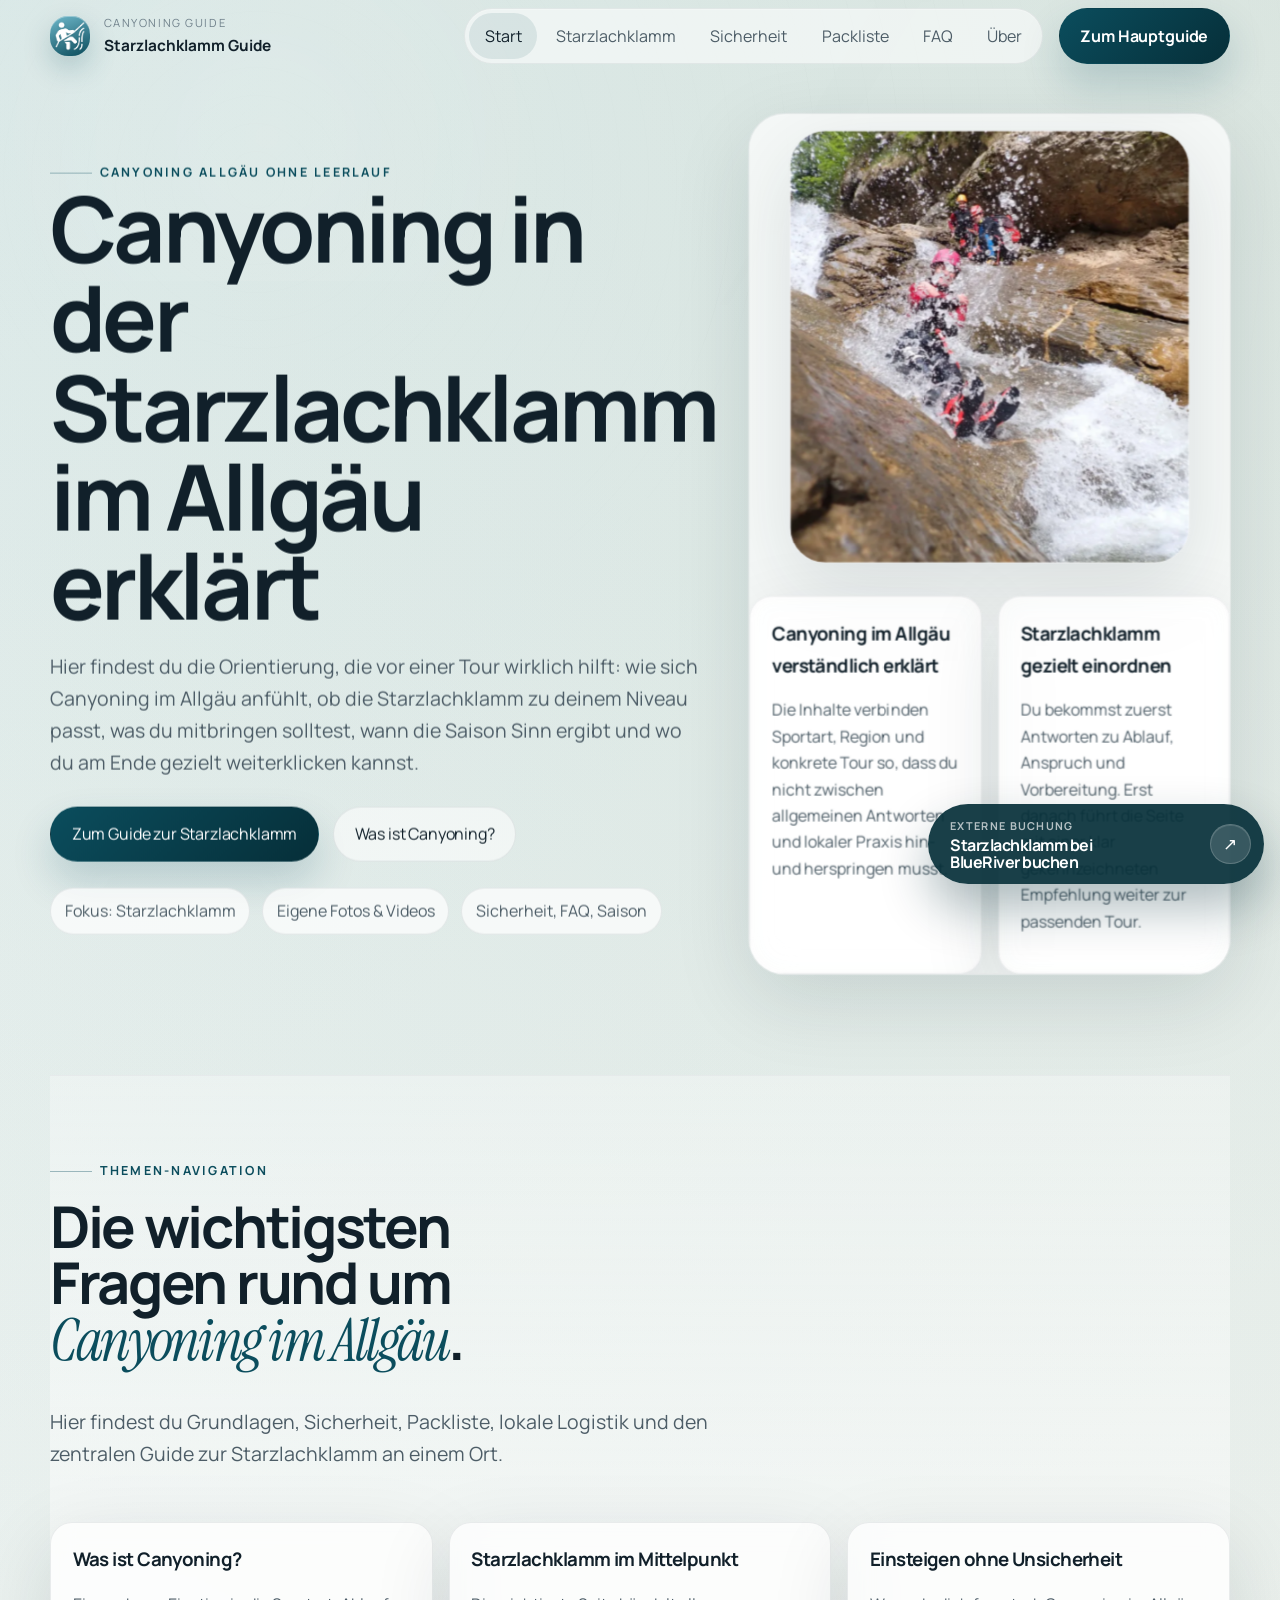
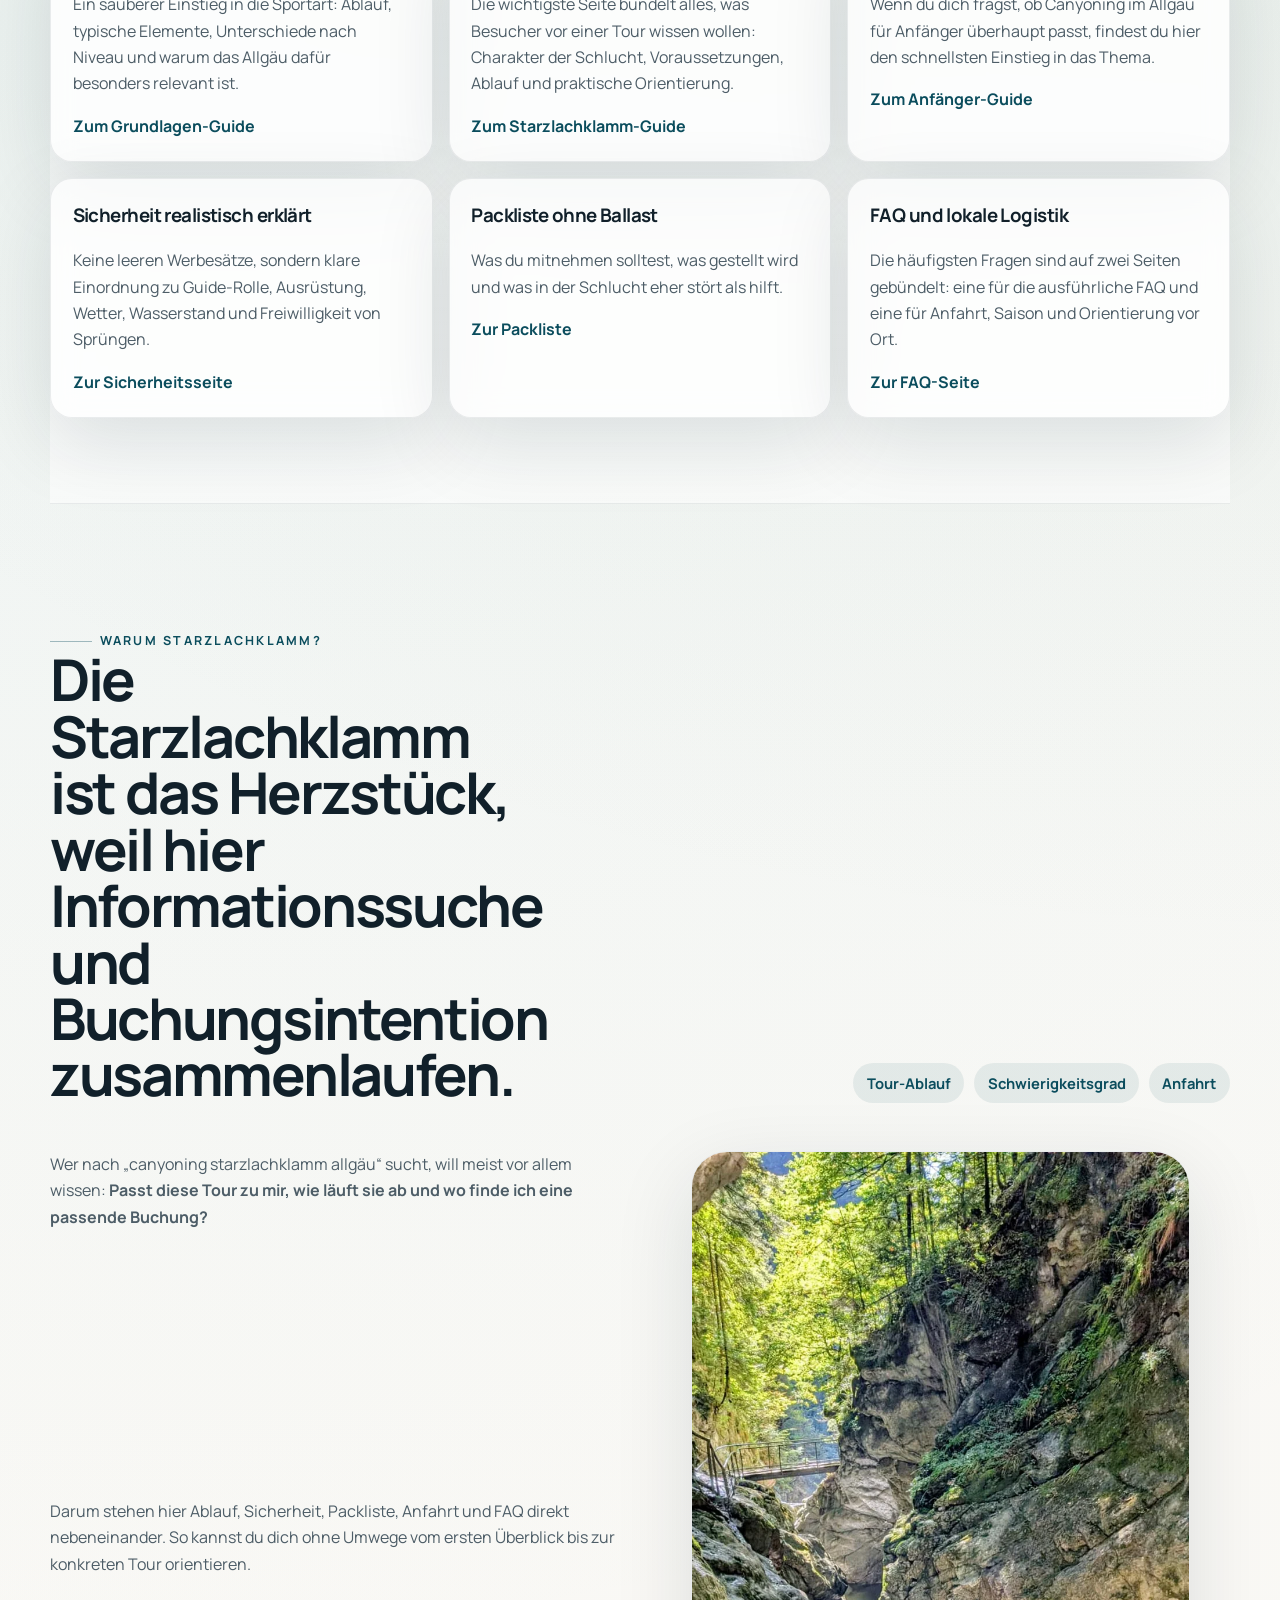
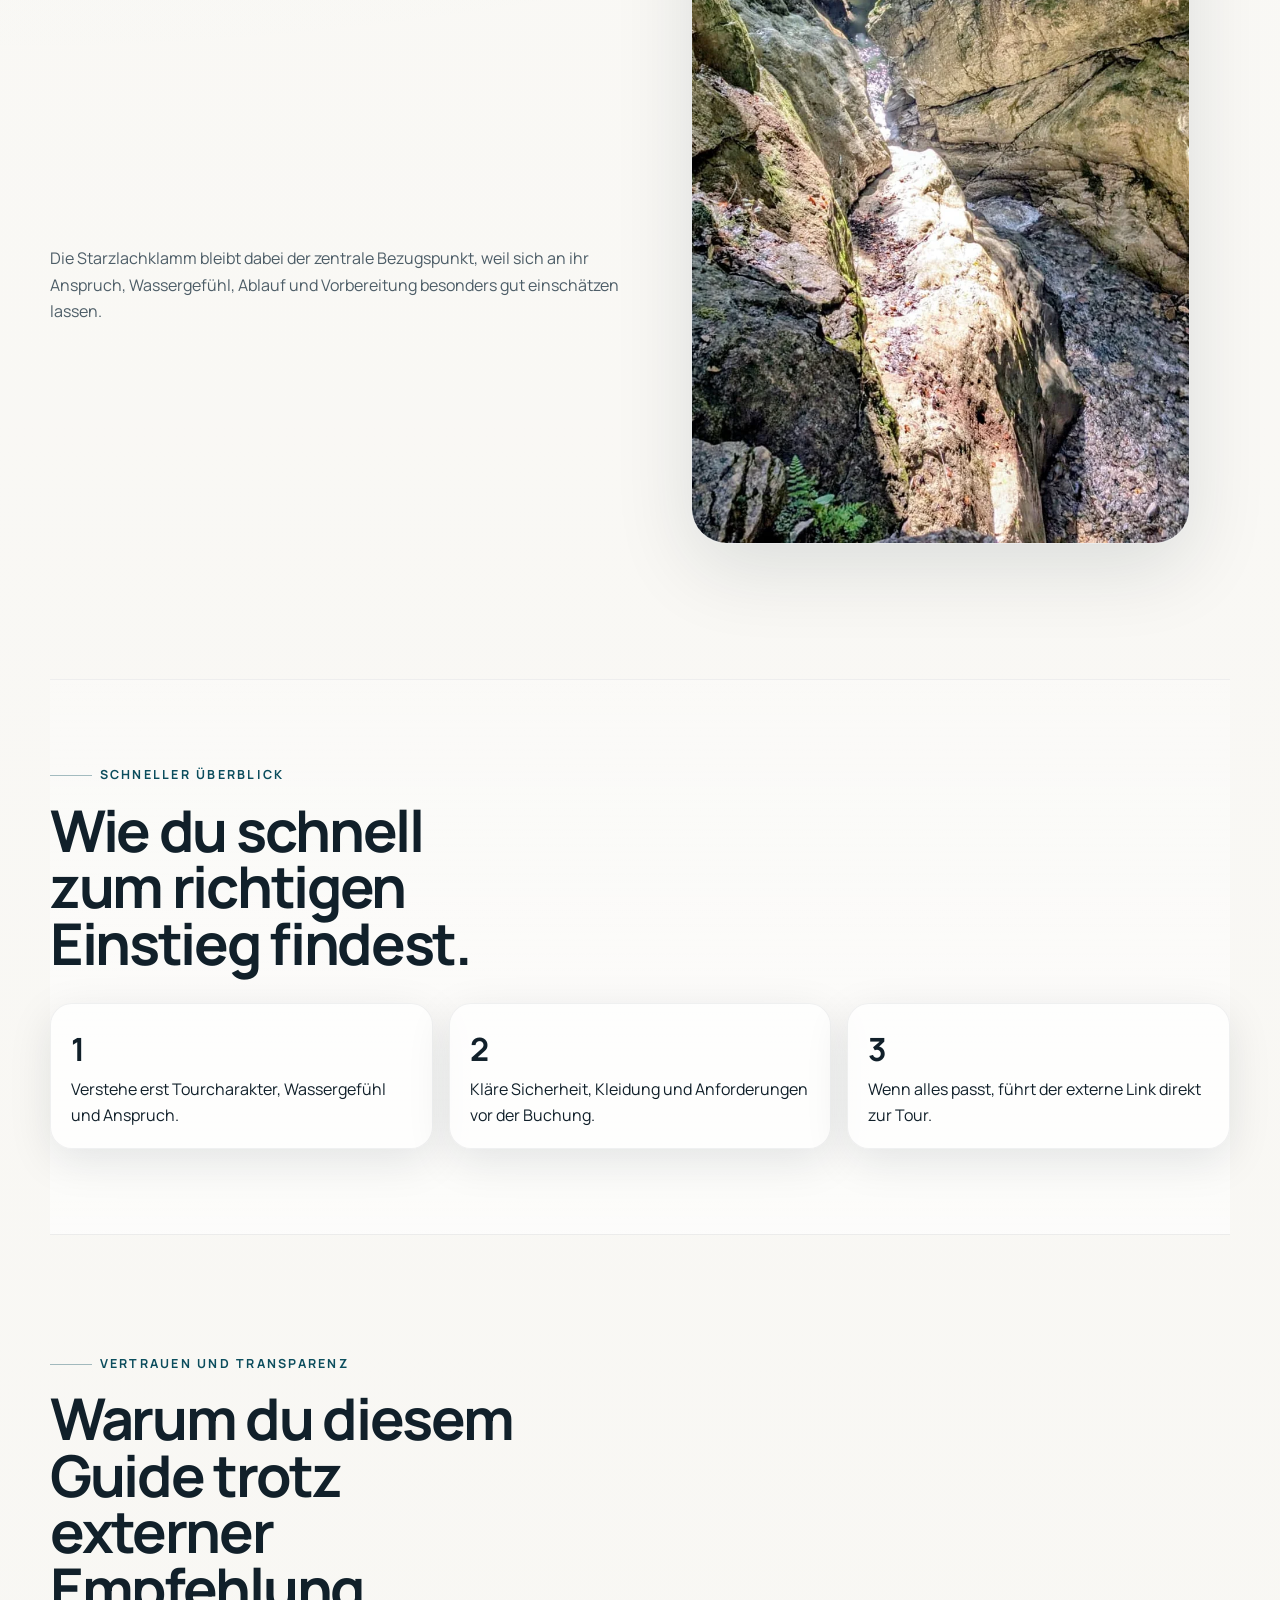
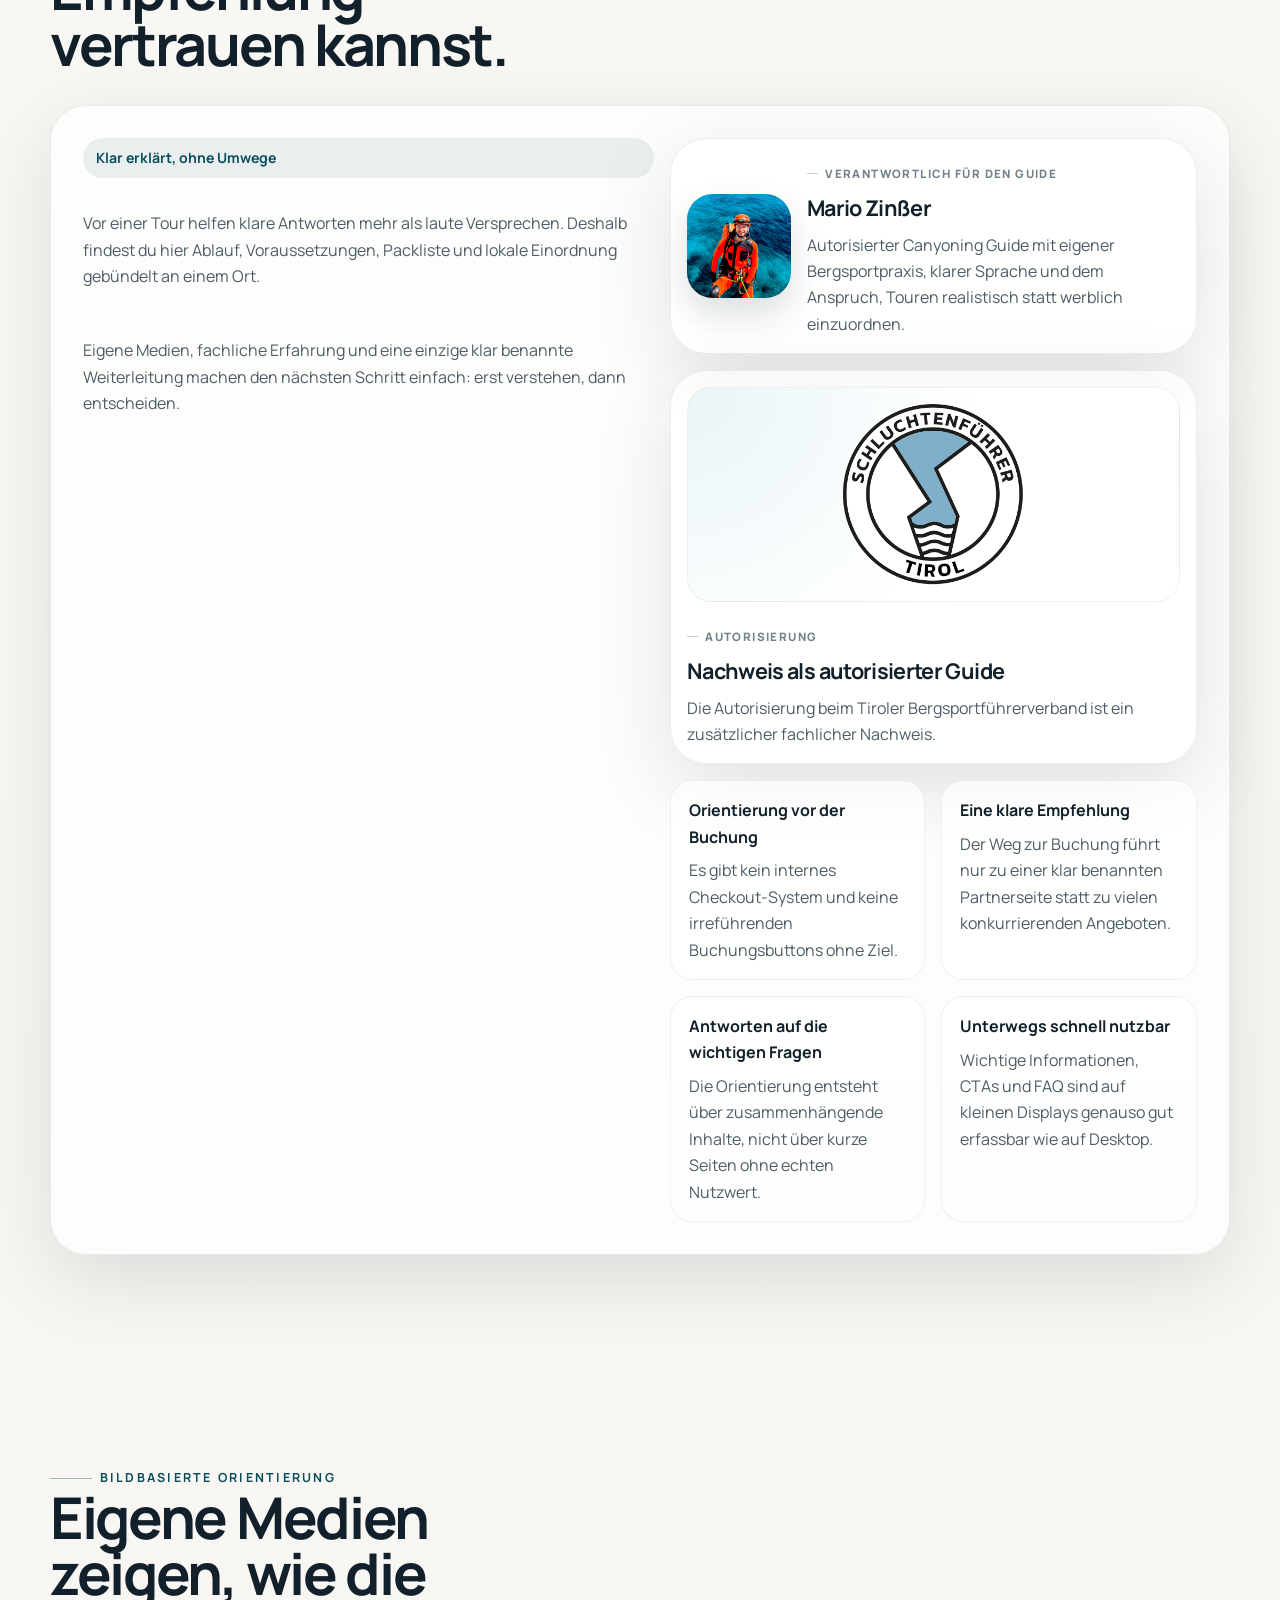
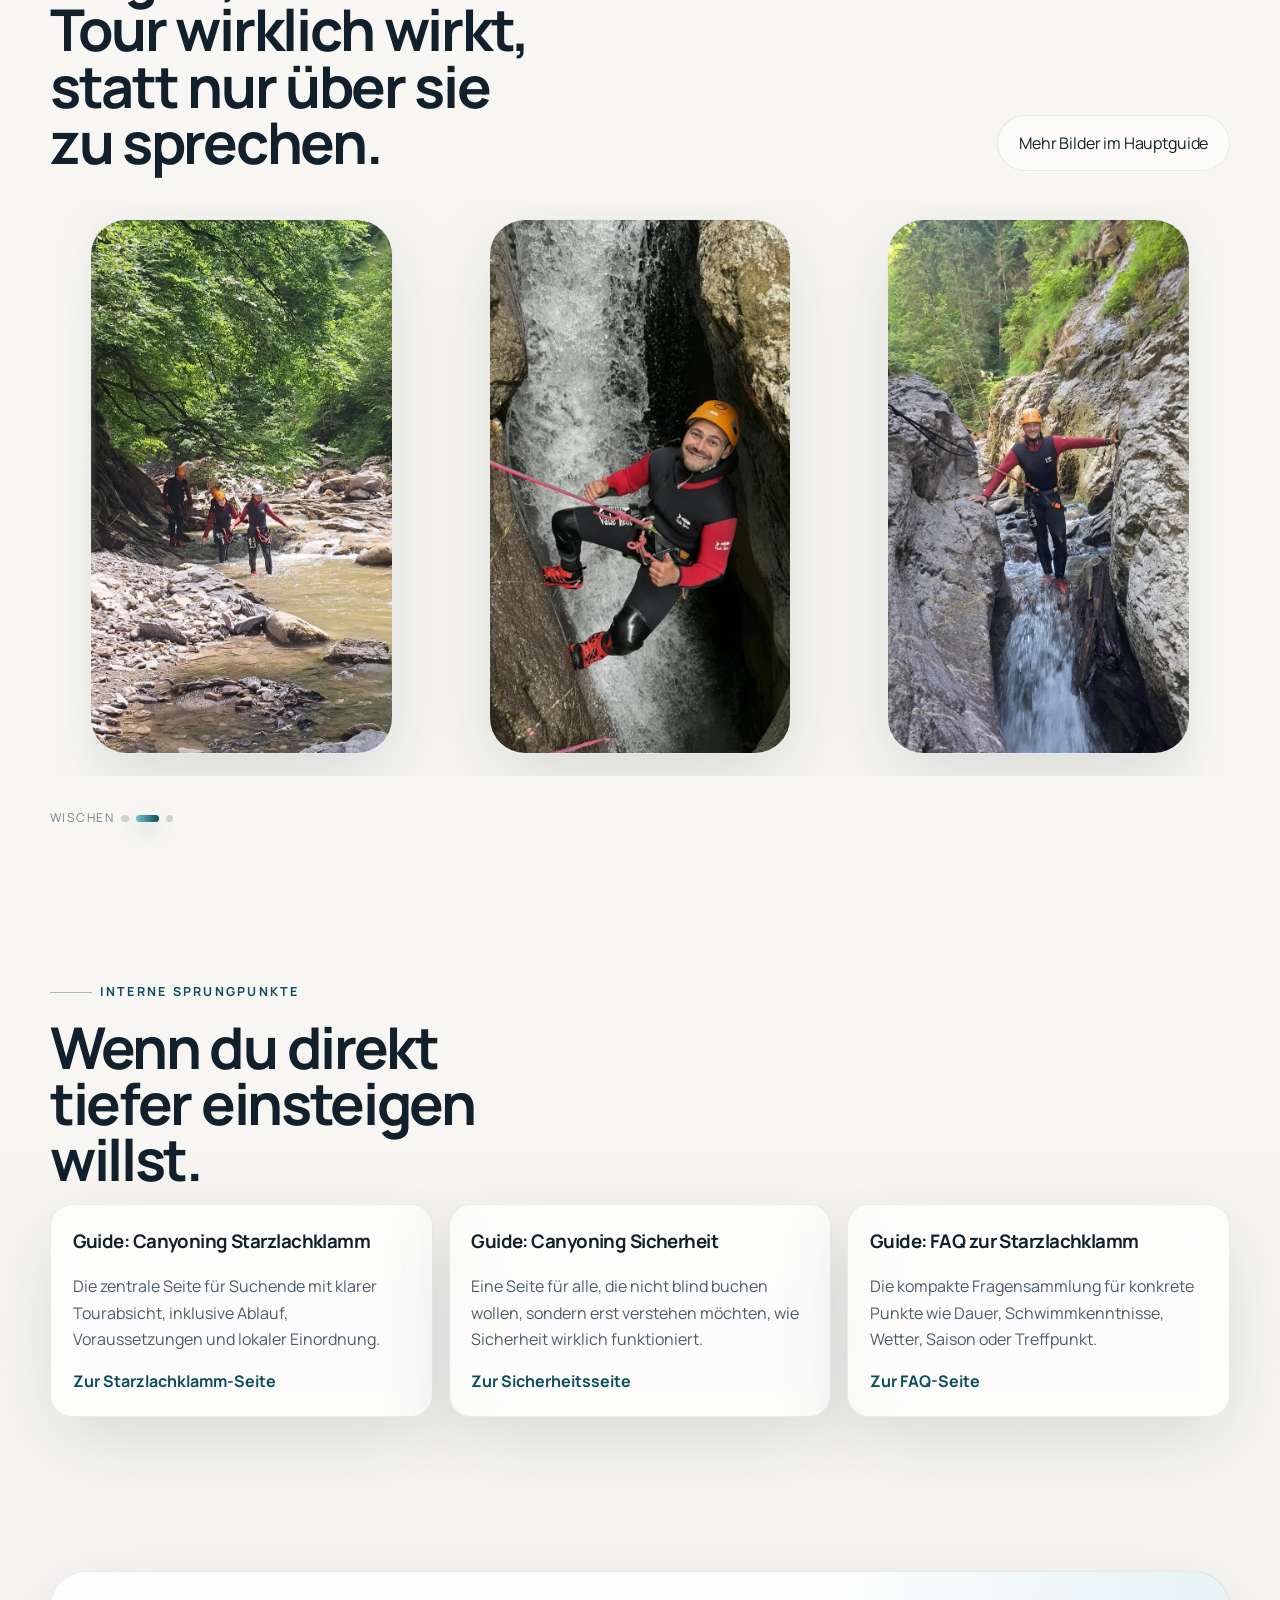
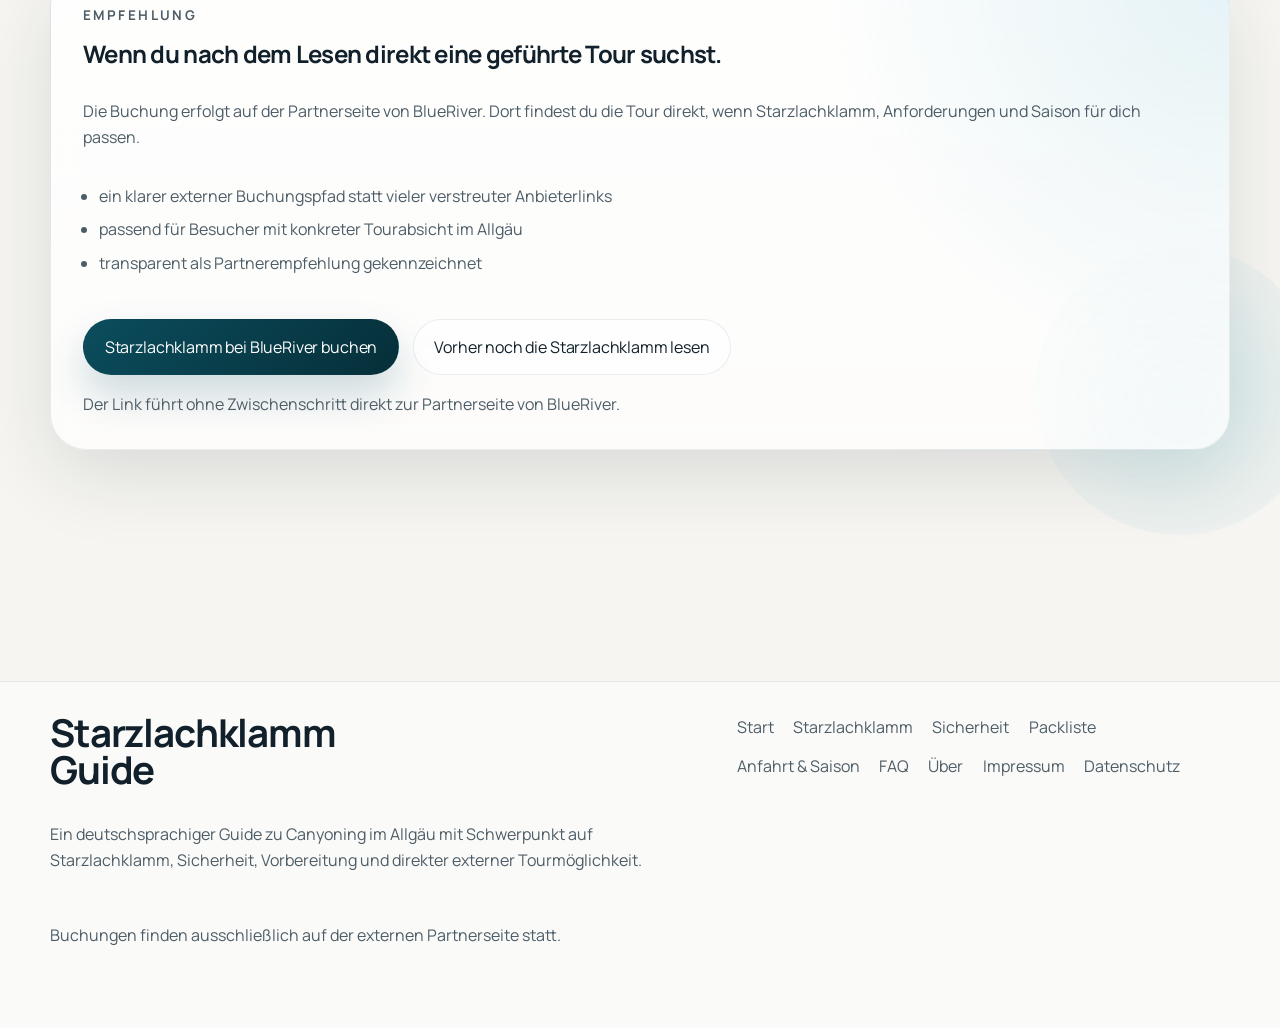
<file: index.html>
<!doctype html>
<html lang="de">
<head>
  <meta charset="utf-8">
  <meta name="viewport" content="width=device-width, initial-scale=1">
  <title>Canyoning Allgäu: Starzlachklamm Guide, Tipps und Tour-Fokus</title>
  <meta name="description" content="Großer deutschsprachiger Ratgeber zu Canyoning im Allgäu mit Fokus auf Starzlachklamm: Ablauf, Sicherheit, Packliste, Saison, FAQ und eine empfohlene Tour.">
  <link rel="canonical" href="https://mario-zinsser.com/">
  <meta property="og:type" content="website">
  <meta property="og:title" content="Canyoning Allgäu: Starzlachklamm Guide, Tipps und Tour-Fokus">
  <meta property="og:description" content="Fundierter Guide für Canyoning im Allgäu mit Schwerpunkt Starzlachklamm, Sicherheit, Vorbereitung und einer klar markierten Empfehlung für die Toursuche.">
  <meta property="og:url" content="https://mario-zinsser.com/">
  <meta property="og:image" content="https://mario-zinsser.com/assets/img/optimized/starze_image_02-1280.webp">
  <meta name="twitter:card" content="summary_large_image">
  <meta name="twitter:title" content="Canyoning Allgäu: Starzlachklamm Guide, Tipps und Tour-Fokus">
  <meta name="twitter:description" content="Deutschsprachiger Guide zu Canyoning, Starzlachklamm und Allgäu mit klarer Tour-Einordnung und transparenter Empfehlung.">
  <link rel="stylesheet" href="assets/css/site.css">
  <script type="application/ld+json">
    {
      "@context": "https://schema.org",
      "@graph": [
        {
          "@type": "WebSite",
          "name": "Starzlachklamm Guide",
          "url": "https://mario-zinsser.com/",
          "inLanguage": "de"
        },
        {
          "@type": "CollectionPage",
          "name": "Canyoning Allgäu",
          "url": "https://mario-zinsser.com/",
          "description": "Startseite mit ausführlichen Guides zu Canyoning im Allgäu und der Starzlachklamm."
        }
      ]
    }
  </script>
</head>
<body>
  <a class="skip-link" href="#main-content">Zum Inhalt springen</a>
  <header class="site-header">
    <div class="site-header__inner">
      <a class="brand" href="./" aria-label="Startseite Starzlachklamm Guide">
        <span class="brand__mark" aria-hidden="true"></span>
        <span class="brand__text">
          <span class="brand__eyebrow">Canyoning Guide</span>
          <span class="brand__title">Starzlachklamm Guide</span>
        </span>
      </a>
      <nav class="nav-panel" data-nav-panel aria-label="Hauptnavigation" id="navigation">
        <div class="nav-links">
          <a data-nav-link href="./">Start</a>
          <a data-nav-link href="canyoning-starzlachklamm/">Starzlachklamm</a>
          <a data-nav-link href="canyoning-sicherheit/">Sicherheit</a>
          <a data-nav-link href="canyoning-packliste/">Packliste</a>
          <a data-nav-link href="starzlachklamm-faq/">FAQ</a>
          <a data-nav-link href="ueber/">Über</a>
        </div>
        <a class="header-cta" href="canyoning-starzlachklamm/">Zum Hauptguide</a>
      </nav>
      <button class="nav-toggle" type="button" data-nav-toggle aria-expanded="false" aria-controls="navigation">
        <span class="visually-hidden">Menü öffnen</span>
        <span class="nav-toggle__bar" aria-hidden="true"></span>
        <span class="nav-toggle__bar" aria-hidden="true"></span>
        <span class="nav-toggle__bar" aria-hidden="true"></span>
      </button>
    </div>
  </header>

  <main id="main-content" class="main-content">
    <section class="hero hero--split hero--home" data-hero-depth>
      <div class="hero__content" data-reveal data-hero-layer="content">
        <span class="eyebrow">Canyoning Allgäu ohne Leerlauf</span>
        <h1>Canyoning in der Starzlachklamm im Allgäu erklärt</h1>
        <p class="hero__lead">Hier findest du die Orientierung, die vor einer Tour wirklich hilft: wie sich Canyoning im Allgäu anfühlt, ob die Starzlachklamm zu deinem Niveau passt, was du mitbringen solltest, wann die Saison Sinn ergibt und wo du am Ende gezielt weiterklicken kannst.</p>
        <div class="hero__actions">
          <a class="button button--primary" href="canyoning-starzlachklamm/">Zum Guide zur Starzlachklamm</a>
          <a class="button button--secondary" href="was-ist-canyoning/">Was ist Canyoning?</a>
        </div>
        <div class="hero__meta" aria-label="Schnelle Fakten">
          <span class="meta-chip">Fokus: Starzlachklamm</span>
          <span class="meta-chip">Eigene Fotos &amp; Videos</span>
          <span class="meta-chip">Sicherheit, FAQ, Saison</span>
        </div>
      </div>

      <div class="hero__media hero__media--stacked" data-reveal data-hero-layer="media">
        <figure class="figure-card" data-tilt>
          <img src="assets/img/optimized/starze_image_02-1280.webp" alt="Canyoning-Gruppe rutscht durch einen Wasserlauf in der Starzlachklamm" width="1600" height="1200" fetchpriority="high">
          <figcaption>Starzlachklamm ist die Tour, nach der besonders häufig gesucht wird, wenn Menschen im Allgäu eine Einsteiger- bis Mittelstufen-Tour mit echtem Schluchtgefühl suchen.</figcaption>
        </figure>
        <div class="card-grid">
          <article class="info-card span-6">
            <h3>Canyoning im Allgäu verständlich erklärt</h3>
            <p>Die Inhalte verbinden Sportart, Region und konkrete Tour so, dass du nicht zwischen allgemeinen Antworten und lokaler Praxis hin- und herspringen musst.</p>
          </article>
          <article class="info-card span-6">
            <h3>Starzlachklamm gezielt einordnen</h3>
            <p>Du bekommst zuerst Antworten zu Ablauf, Anspruch und Vorbereitung. Erst danach führt die Seite mit einer klar gekennzeichneten Empfehlung weiter zur passenden Tour.</p>
          </article>
        </div>
      </div>
    </section>

    <section class="section section--tint">
      <div class="section__inner">
        <div class="section-head">
          <span class="eyebrow">Themen-Navigation</span>
          <h2 class="section-title">Die wichtigsten Fragen rund um <em>Canyoning im Allgäu</em>.</h2>
          <p class="section-lead">Hier findest du Grundlagen, Sicherheit, Packliste, lokale Logistik und den zentralen Guide zur Starzlachklamm an einem Ort.</p>
        </div>
        <div class="card-grid">
          <article class="story-card span-4" data-reveal data-tilt>
            <h3>Was ist Canyoning?</h3>
            <p>Ein sauberer Einstieg in die Sportart: Ablauf, typische Elemente, Unterschiede nach Niveau und warum das Allgäu dafür besonders relevant ist.</p>
            <a href="was-ist-canyoning/">Zum Grundlagen-Guide</a>
          </article>
          <article class="story-card span-4" data-reveal data-tilt>
            <h3>Starzlachklamm im Mittelpunkt</h3>
            <p>Die wichtigste Seite bündelt alles, was Besucher vor einer Tour wissen wollen: Charakter der Schlucht, Voraussetzungen, Ablauf und praktische Orientierung.</p>
            <a href="canyoning-starzlachklamm/">Zum Starzlachklamm-Guide</a>
          </article>
          <article class="story-card span-4" data-reveal data-tilt>
            <h3>Einsteigen ohne Unsicherheit</h3>
            <p>Wenn du dich fragst, ob Canyoning im Allgäu für Anfänger überhaupt passt, findest du hier den schnellsten Einstieg in das Thema.</p>
            <a href="canyoning-allgaeu-anfaenger/">Zum Anfänger-Guide</a>
          </article>
          <article class="story-card span-4" data-reveal data-tilt>
            <h3>Sicherheit realistisch erklärt</h3>
            <p>Keine leeren Werbesätze, sondern klare Einordnung zu Guide-Rolle, Ausrüstung, Wetter, Wasserstand und Freiwilligkeit von Sprüngen.</p>
            <a href="canyoning-sicherheit/">Zur Sicherheitsseite</a>
          </article>
          <article class="story-card span-4" data-reveal data-tilt>
            <h3>Packliste ohne Ballast</h3>
            <p>Was du mitnehmen solltest, was gestellt wird und was in der Schlucht eher stört als hilft.</p>
            <a href="canyoning-packliste/">Zur Packliste</a>
          </article>
          <article class="story-card span-4" data-reveal data-tilt>
            <h3>FAQ und lokale Logistik</h3>
            <p>Die häufigsten Fragen sind auf zwei Seiten gebündelt: eine für die ausführliche FAQ und eine für Anfahrt, Saison und Orientierung vor Ort.</p>
            <a href="starzlachklamm-faq/">Zur FAQ-Seite</a>
          </article>
        </div>
      </div>
    </section>

    <section class="section">
      <div class="section__inner">
        <div class="section-head section-head--split">
          <div>
            <span class="eyebrow">Warum Starzlachklamm?</span>
            <h2 class="section-title">Die Starzlachklamm ist das Herzstück, weil hier Informationssuche und Buchungsintention zusammenlaufen.</h2>
          </div>
          <div class="pill-row" aria-label="Schwerpunkte">
            <span class="pill">Tour-Ablauf</span>
            <span class="pill">Schwierigkeitsgrad</span>
            <span class="pill">Anfahrt</span>
          </div>
        </div>

        <div class="split-layout split-layout--balanced">
          <div class="article-prose" data-reveal>
            <p>Wer nach „canyoning starzlachklamm allgäu“ sucht, will meist vor allem wissen: <strong>Passt diese Tour zu mir, wie läuft sie ab und wo finde ich eine passende Buchung?</strong></p>
            <p>Darum stehen hier Ablauf, Sicherheit, Packliste, Anfahrt und FAQ direkt nebeneinander. So kannst du dich ohne Umwege vom ersten Überblick bis zur konkreten Tour orientieren.</p>
            <p>Die Starzlachklamm bleibt dabei der zentrale Bezugspunkt, weil sich an ihr Anspruch, Wassergefühl, Ablauf und Vorbereitung besonders gut einschätzen lassen.</p>
          </div>
          <div class="media-panel" data-reveal>
            <figure class="figure-card">
              <img src="assets/img/optimized/starze_image_07-960.webp" alt="Blick in die felsige Schlucht der Starzlachklamm mit Stegen im Hintergrund" width="900" height="1600" loading="lazy">
              <figcaption>Die Schlucht selbst ist ein starkes visuelles Signal. Natur, Enge und Wasserführung machen sofort verständlich, warum diese Tour so häufig gesucht wird.</figcaption>
            </figure>
          </div>
        </div>
      </div>
    </section>

    <section class="section section--tint">
      <div class="section__inner">
        <div class="section-head">
          <span class="eyebrow">Schneller Überblick</span>
          <h2 class="section-title">Wie du schnell zum richtigen Einstieg findest.</h2>
        </div>
        <div class="fact-grid">
          <article class="fact-card" data-reveal>
            <strong>1</strong>
            <span>Verstehe erst Tourcharakter, Wassergefühl und Anspruch.</span>
          </article>
          <article class="fact-card" data-reveal>
            <strong>2</strong>
            <span>Kläre Sicherheit, Kleidung und Anforderungen vor der Buchung.</span>
          </article>
          <article class="fact-card" data-reveal>
            <strong>3</strong>
            <span>Wenn alles passt, führt der externe Link direkt zur Tour.</span>
          </article>
        </div>
      </div>
    </section>

    <section class="section">
      <div class="section__inner">
        <div class="section-head">
          <span class="eyebrow">Vertrauen und Transparenz</span>
          <h2 class="section-title">Warum du diesem Guide trotz externer Empfehlung vertrauen kannst.</h2>
        </div>
        <div class="author-box" data-reveal>
          <div class="author-box__grid author-box__grid--trust">
            <div class="article-prose">
              <span class="author-box__badge">Klar erklärt, ohne Umwege</span>
              <p>Vor einer Tour helfen klare Antworten mehr als laute Versprechen. Deshalb findest du hier Ablauf, Voraussetzungen, Packliste und lokale Einordnung gebündelt an einem Ort.</p>
              <p>Eigene Medien, fachliche Erfahrung und eine einzige klar benannte Weiterleitung machen den nächsten Schritt einfach: erst verstehen, dann entscheiden.</p>
            </div>
            <div class="author-aside" data-stagger>
              <article class="author-identity-card" data-stagger-item data-pressable data-sheen>
                <div class="author-portrait-wrap">
                  <img class="author-portrait" src="assets/img/optimized/mario-768.jpg" alt="Mario Zinßer im orangefarbenen Canyoning-Anzug vor blauem Wasser" width="768" height="768" loading="lazy">
                </div>
                <div class="author-identity-copy">
                  <span class="author-kicker">Verantwortlich für den Guide</span>
                  <h3>Mario Zinßer</h3>
                  <p>Autorisierter Canyoning Guide mit eigener Bergsportpraxis, klarer Sprache und dem Anspruch, Touren realistisch statt werblich einzuordnen.</p>
                </div>
              </article>
              <article class="author-proof-card" data-stagger-item data-pressable data-sheen>
                <div class="author-proof-card__seal">
                  <img src="assets/img/optimized/guide-720.png" alt="Abzeichen Schluchtenführer Tirol" width="720" height="682" loading="lazy">
                </div>
                <div class="author-proof-card__body">
                  <span class="author-kicker">Autorisierung</span>
                  <h3>Nachweis als autorisierter Guide</h3>
                  <p>Die Autorisierung beim Tiroler Bergsportführerverband ist ein zusätzlicher fachlicher Nachweis.</p>
                </div>
              </article>
              <div class="definition-grid definition-grid--compact" data-stagger-item>
                <dl>
                  <dt>Orientierung vor der Buchung</dt>
                  <dd>Es gibt kein internes Checkout-System und keine irreführenden Buchungsbuttons ohne Ziel.</dd>
                </dl>
                <dl>
                  <dt>Eine klare Empfehlung</dt>
                  <dd>Der Weg zur Buchung führt nur zu einer klar benannten Partnerseite statt zu vielen konkurrierenden Angeboten.</dd>
                </dl>
                <dl>
                  <dt>Antworten auf die wichtigen Fragen</dt>
                  <dd>Die Orientierung entsteht über zusammenhängende Inhalte, nicht über kurze Seiten ohne echten Nutzwert.</dd>
                </dl>
                <dl>
                  <dt>Unterwegs schnell nutzbar</dt>
                  <dd>Wichtige Informationen, CTAs und FAQ sind auf kleinen Displays genauso gut erfassbar wie auf Desktop.</dd>
                </dl>
              </div>
            </div>
          </div>
        </div>
      </div>
    </section>

    <section class="section">
      <div class="section__inner">
        <div class="section-head section-head--split">
          <div>
            <span class="eyebrow">Bildbasierte Orientierung</span>
            <h2 class="section-title">Eigene Medien zeigen, wie die Tour wirklich wirkt, statt nur über sie zu sprechen.</h2>
          </div>
          <a class="button button--secondary" href="canyoning-starzlachklamm/">Mehr Bilder im Hauptguide</a>
        </div>
        <div class="photo-rail" data-gallery-snap>
          <figure class="figure-card" data-reveal>
            <img src="assets/img/optimized/starze_image_01-960.webp" alt="Drei Teilnehmer gehen durch das flache Wasser in der Starzlachklamm" width="1200" height="1600" loading="lazy">
            <figcaption>Der Einstieg wirkt oft ruhiger als viele Besucher erwarten. Genau deshalb lohnt sich eine ehrliche Ablaufbeschreibung.</figcaption>
          </figure>
          <figure class="figure-card" data-reveal>
            <img src="assets/img/optimized/starze_image_04-960.webp" alt="Teilnehmer lächelt beim Canyoning in einer Felsrinne mit Wasser" width="1071" height="1428" loading="lazy">
            <figcaption>Die Mischung aus Spiel, Technik und Wasserführung macht die Tour gerade für motivierte Einsteiger interessant.</figcaption>
          </figure>
          <figure class="figure-card" data-reveal>
            <img src="assets/img/optimized/starze_image_10-960.webp" alt="Canyoning-Teilnehmer seilt sich an einem Wasserfall ab" width="1200" height="1600" loading="lazy">
            <figcaption>Abseilen ist für viele der Moment, an dem Vorbereitung, Vertrauen und gutes Guiding besonders wichtig werden.</figcaption>
          </figure>
        </div>
        <div class="gallery-indicators" data-gallery-indicators="0" data-hint="Wischen" aria-hidden="true"></div>
      </div>
    </section>

    <section class="section section--tight">
      <div class="section__inner">
        <div class="related-links">
          <div class="section-head">
            <span class="eyebrow">Interne Sprungpunkte</span>
            <h2 class="section-title">Wenn du direkt tiefer einsteigen willst.</h2>
          </div>
          <div class="card-grid">
            <article class="info-card span-4">
              <h3>Guide: Canyoning Starzlachklamm</h3>
              <p>Die zentrale Seite für Suchende mit klarer Tourabsicht, inklusive Ablauf, Voraussetzungen und lokaler Einordnung.</p>
              <a href="canyoning-starzlachklamm/">Zur Starzlachklamm-Seite</a>
            </article>
            <article class="info-card span-4">
              <h3>Guide: Canyoning Sicherheit</h3>
              <p>Eine Seite für alle, die nicht blind buchen wollen, sondern erst verstehen möchten, wie Sicherheit wirklich funktioniert.</p>
              <a href="canyoning-sicherheit/">Zur Sicherheitsseite</a>
            </article>
            <article class="info-card span-4">
              <h3>Guide: FAQ zur Starzlachklamm</h3>
              <p>Die kompakte Fragensammlung für konkrete Punkte wie Dauer, Schwimmkenntnisse, Wetter, Saison oder Treffpunkt.</p>
              <a href="starzlachklamm-faq/">Zur FAQ-Seite</a>
            </article>
          </div>
        </div>
      </div>
    </section>

    <section class="section">
      <div class="section__inner">
        <div class="recommendation" data-end-cta data-reveal>
          <p class="recommendation__eyebrow">Empfehlung</p>
          <h2>Wenn du nach dem Lesen direkt eine geführte Tour suchst.</h2>
          <p>Die Buchung erfolgt auf der Partnerseite von BlueRiver. Dort findest du die Tour direkt, wenn Starzlachklamm, Anforderungen und Saison für dich passen.</p>
          <ul class="recommendation__list">
            <li>ein klarer externer Buchungspfad statt vieler verstreuter Anbieterlinks</li>
            <li>passend für Besucher mit konkreter Tourabsicht im Allgäu</li>
            <li>transparent als Partnerempfehlung gekennzeichnet</li>
          </ul>
          <div class="button-row">
            <a class="button button--primary" href="https://www.blueriver-canyoning.de/canyoning-starzlachklamm" target="_blank" rel="nofollow sponsored noopener">Starzlachklamm bei BlueRiver buchen</a>
            <a class="button button--secondary" href="canyoning-starzlachklamm/">Vorher noch die Starzlachklamm lesen</a>
          </div>
          <p class="recommendation__note">Der Link führt ohne Zwischenschritt direkt zur Partnerseite von BlueRiver.</p>
        </div>
      </div>
    </section>
  </main>

  <footer class="site-footer">
    <div class="site-footer__inner">
      <div class="site-footer__grid">
        <div class="article-prose">
          <h2 class="section-title">Starzlachklamm Guide</h2>
          <p>Ein deutschsprachiger Guide zu Canyoning im Allgäu mit Schwerpunkt auf Starzlachklamm, Sicherheit, Vorbereitung und direkter externer Tourmöglichkeit.</p>
          <p>Buchungen finden ausschließlich auf der externen Partnerseite statt.</p>
        </div>
        <div class="article-prose">
          <div class="site-footer__links">
            <a href="./">Start</a>
            <a href="canyoning-starzlachklamm/">Starzlachklamm</a>
            <a href="canyoning-sicherheit/">Sicherheit</a>
            <a href="canyoning-packliste/">Packliste</a>
            <a href="starzlachklamm-anfahrt-saison/">Anfahrt &amp; Saison</a>
            <a href="starzlachklamm-faq/">FAQ</a>
            <a href="ueber/">Über</a>
            <a href="impressum/">Impressum</a>
            <a href="datenschutz/">Datenschutz</a>
          </div>
        </div>
      </div>
    </div>
  </footer>

  <a class="overlay-cta" data-overlay-cta href="https://www.blueriver-canyoning.de/canyoning-starzlachklamm" target="_blank" rel="nofollow sponsored noopener" aria-label="Starzlachklamm bei BlueRiver buchen">
    <span class="overlay-cta__label">
      <strong>Starzlachklamm bei BlueRiver buchen</strong>
      <small>Externe Buchung</small>
    </span>
  </a>

  <script>
    window.PAGE_CONFIG = {
      pageType: "hub",
      slug: "",
      title: "Canyoning Allgäu: Starzlachklamm Guide, Tipps und Tour-Fokus",
      showStickyCta: true,
      showRecommendationBlock: true,
      breadcrumb: [{ name: "Start", url: "https://mario-zinsser.com/" }]
    };
  </script>
  <script src="assets/js/analytics-config.js" defer></script>
  <script src="assets/js/site.js" defer></script>
</body>
</html>
</file>
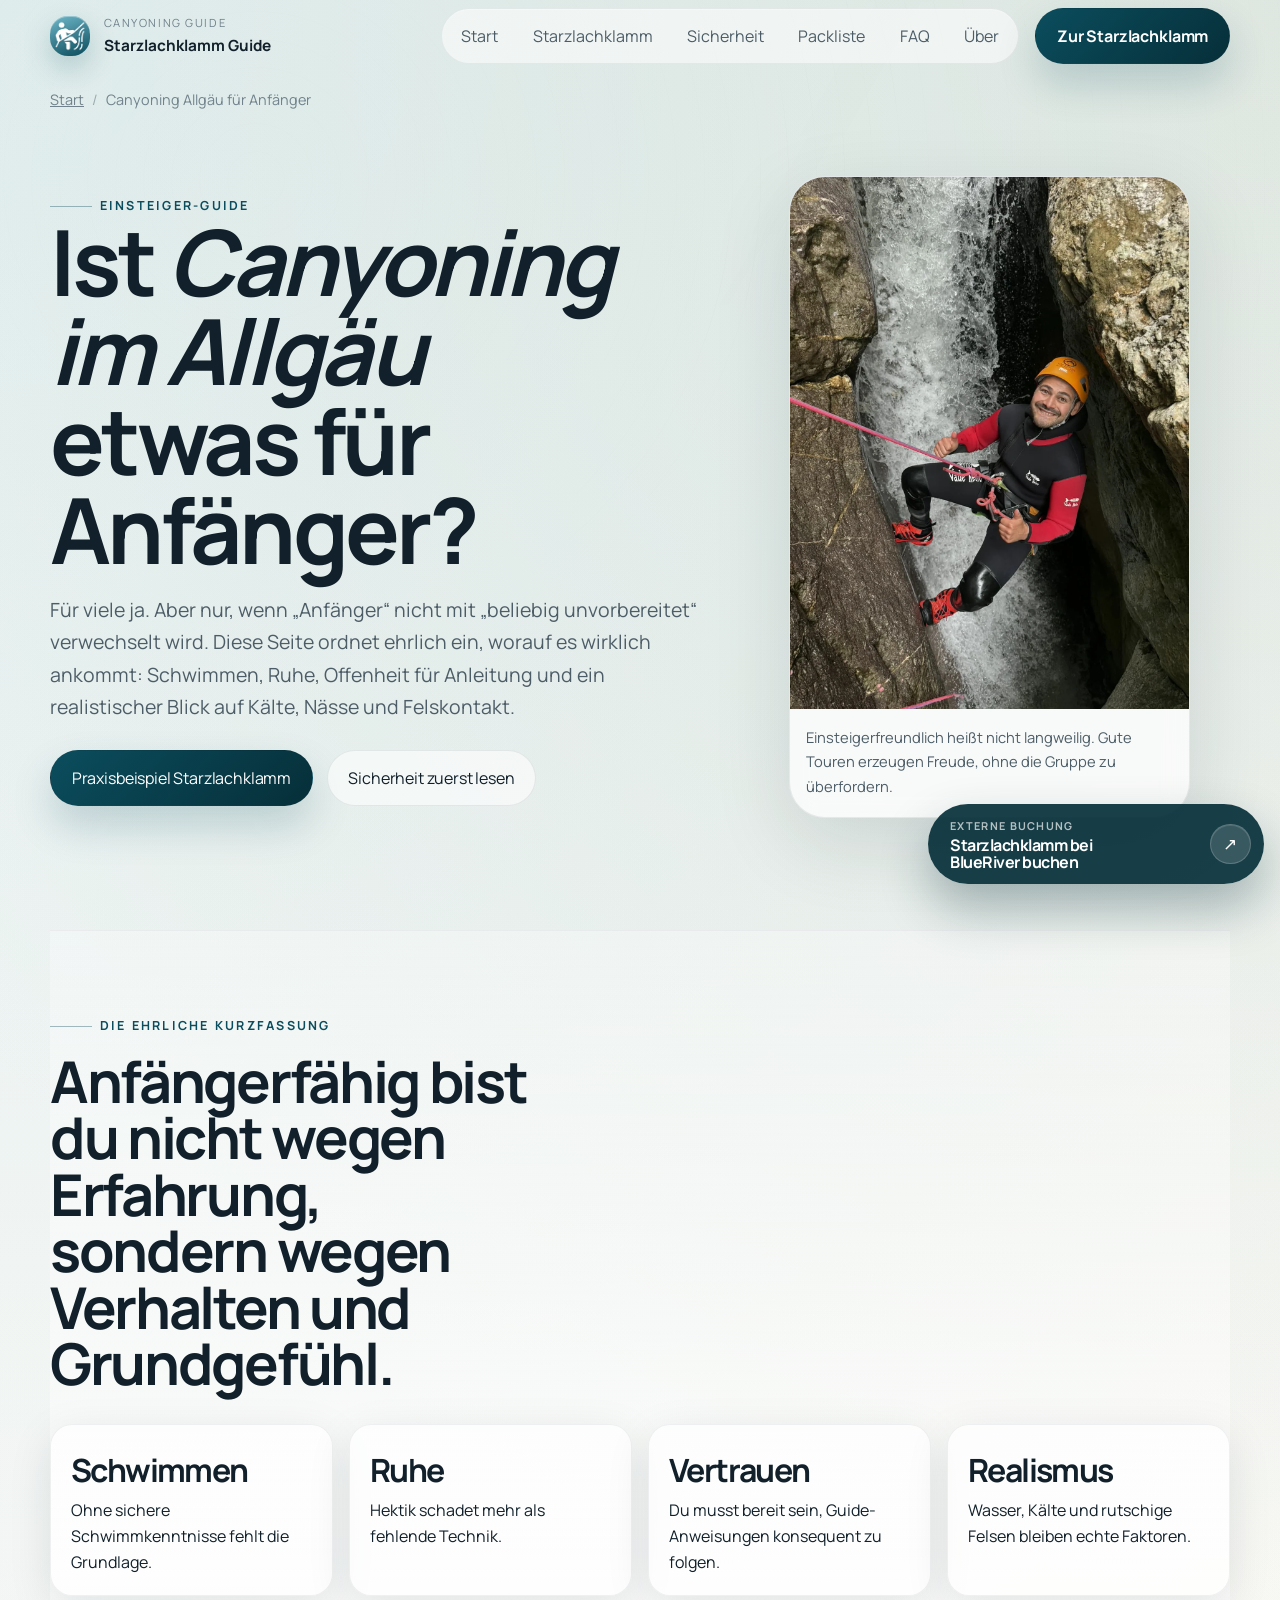
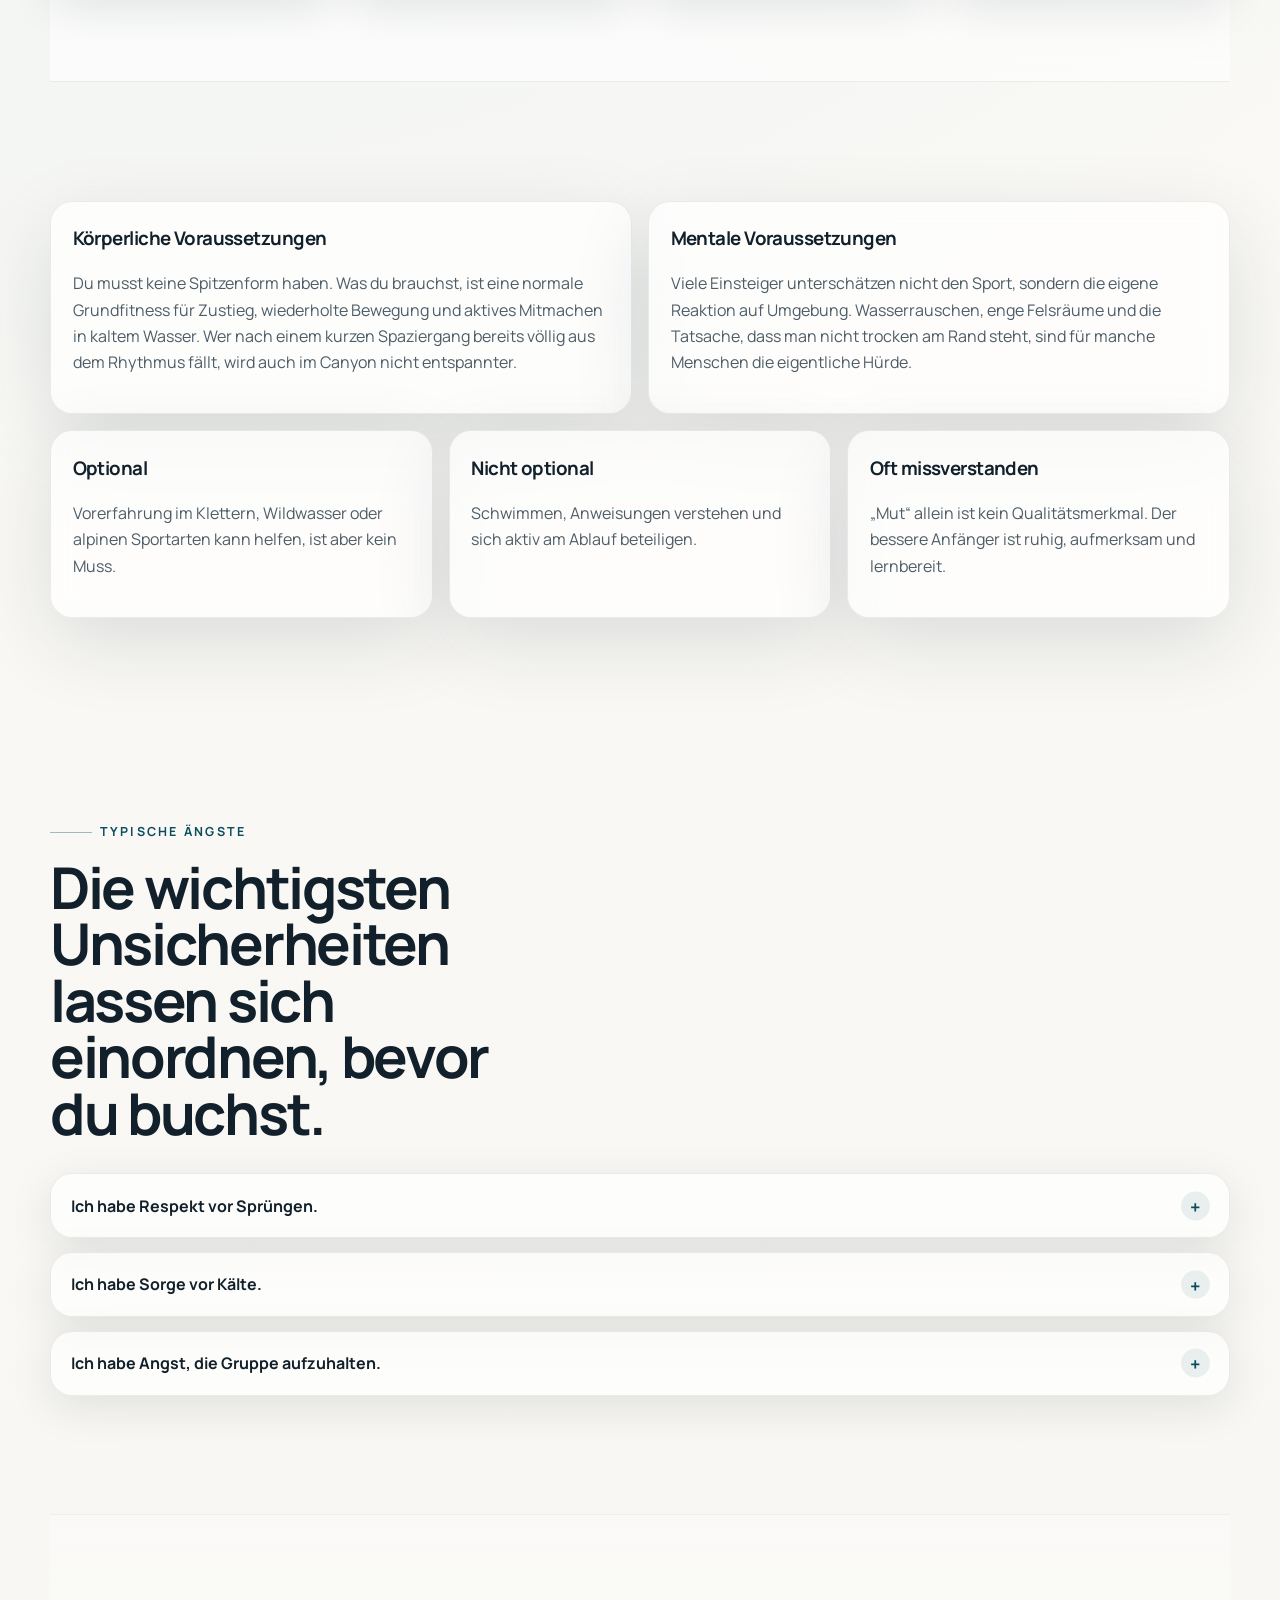
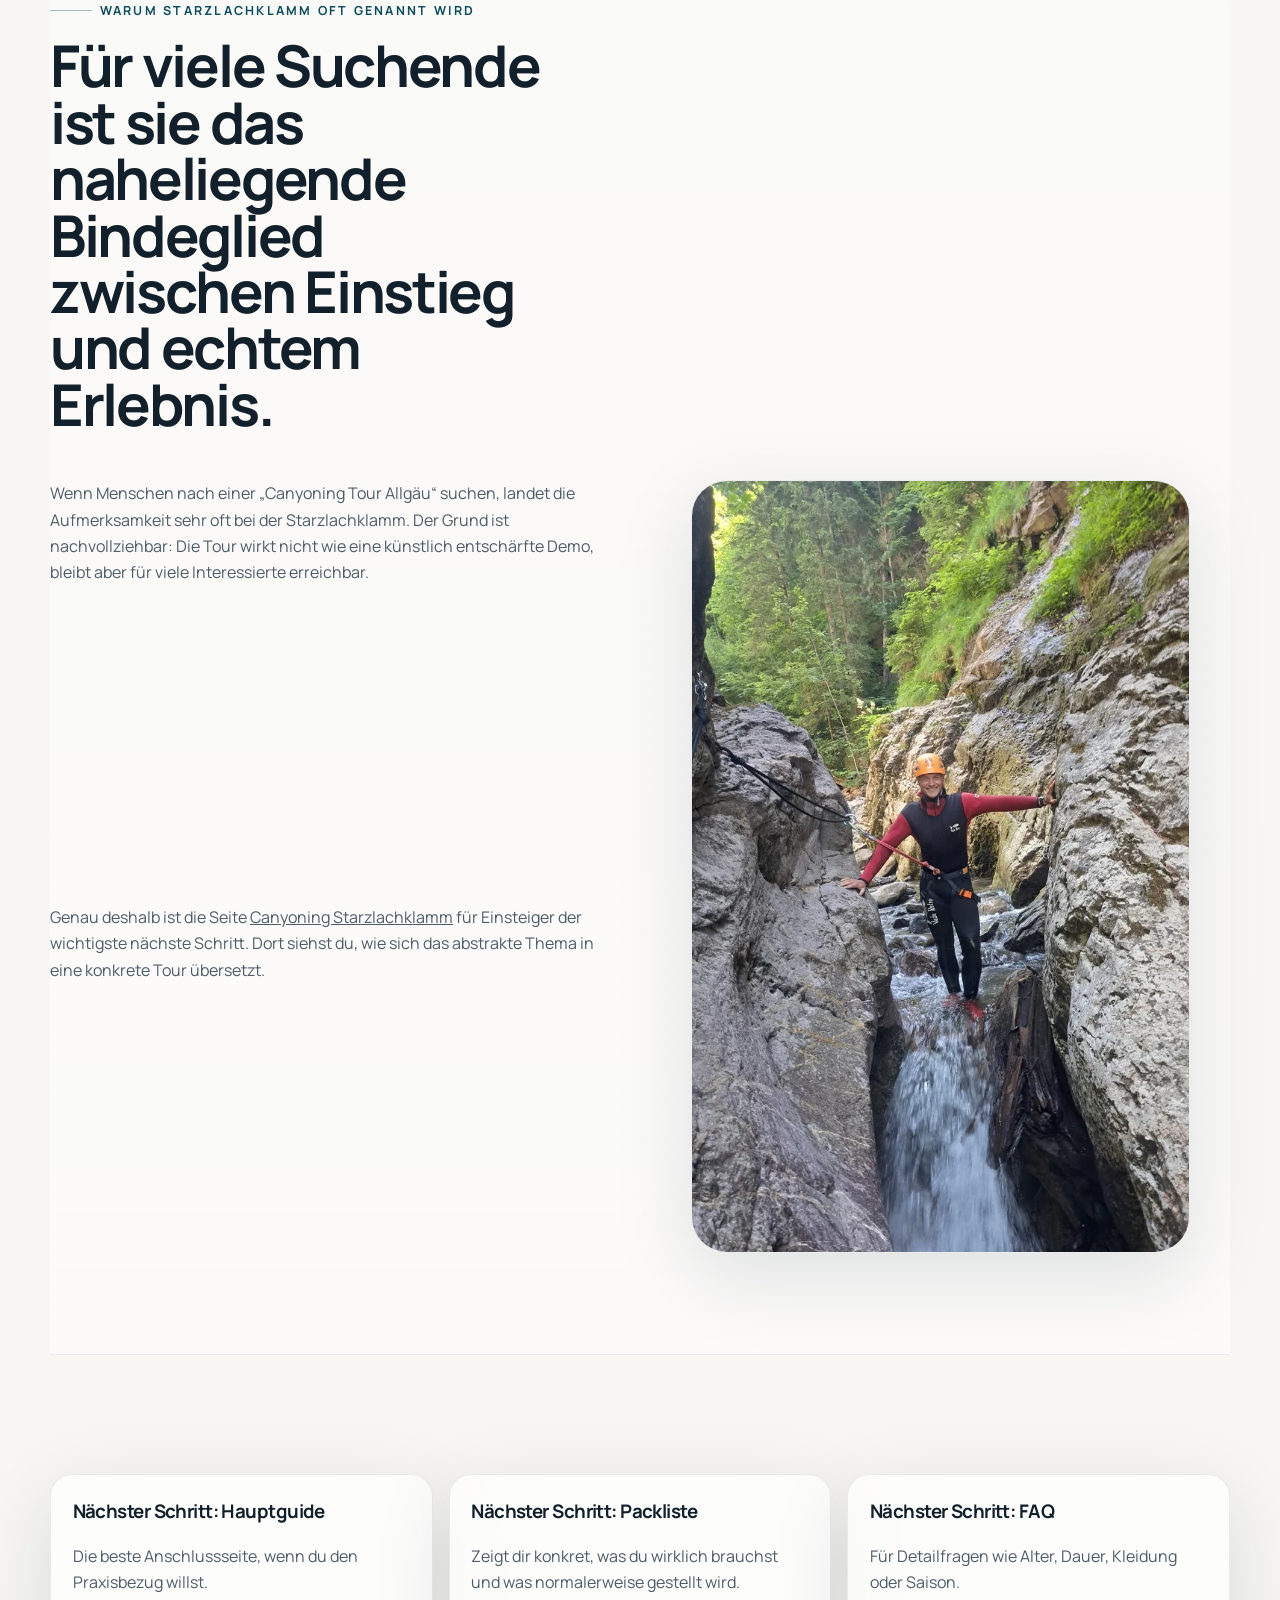
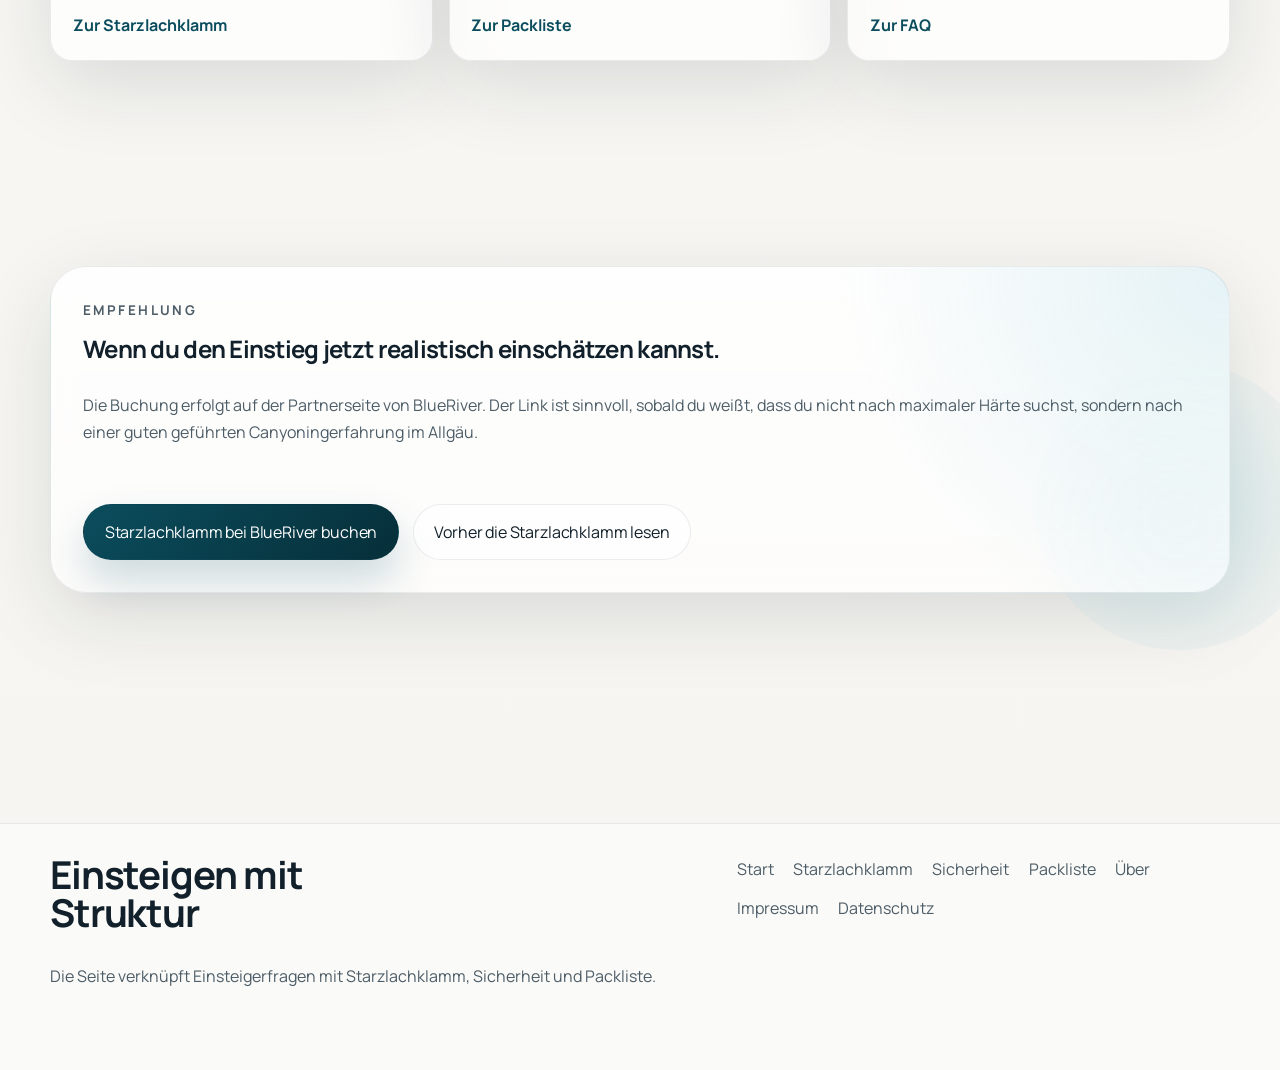
<file: canyoning-allgaeu-anfaenger/index.html>
<!doctype html>
<html lang="de">
<head>
  <meta charset="utf-8">
  <meta name="viewport" content="width=device-width, initial-scale=1">
  <title>Canyoning Allgäu für Anfänger: realistische Orientierung ohne Werbe-Sprech</title>
  <meta name="description" content="Ist Canyoning im Allgäu für Anfänger geeignet? Diese Seite ordnet Voraussetzungen, Ängste, Erwartungen und den Bezug zur Starzlachklamm realistisch ein.">
  <link rel="canonical" href="https://mario-zinsser.com/canyoning-allgaeu-anfaenger/">
  <meta property="og:type" content="article">
  <meta property="og:title" content="Canyoning Allgäu für Anfänger">
  <meta property="og:description" content="Einsteiger-Guide zu Canyoning im Allgäu mit realistischer Einordnung von Voraussetzungen, Ängsten und Tourwahl.">
  <meta property="og:url" content="https://mario-zinsser.com/canyoning-allgaeu-anfaenger/">
  <meta property="og:image" content="https://mario-zinsser.com/assets/img/optimized/starze_image_04-1280.webp">
  <meta name="twitter:card" content="summary_large_image">
  <link rel="stylesheet" href="../assets/css/site.css">
  <script type="application/ld+json">
    {
      "@context": "https://schema.org",
      "@graph": [
        {
          "@type": "WebPage",
          "name": "Canyoning Allgäu für Anfänger",
          "url": "https://mario-zinsser.com/canyoning-allgaeu-anfaenger/",
          "description": "Guide für Einsteiger, die Canyoning im Allgäu realistisch einschätzen wollen.",
          "inLanguage": "de"
        },
        {
          "@type": "BreadcrumbList",
          "itemListElement": [
            {
              "@type": "ListItem",
              "position": 1,
              "name": "Start",
              "item": "https://mario-zinsser.com/"
            },
            {
              "@type": "ListItem",
              "position": 2,
              "name": "Canyoning Allgäu für Anfänger",
              "item": "https://mario-zinsser.com/canyoning-allgaeu-anfaenger/"
            }
          ]
        }
      ]
    }
  </script>
</head>
<body>
  <a class="skip-link" href="#main-content">Zum Inhalt springen</a>
  <header class="site-header">
    <div class="site-header__inner">
      <a class="brand" href="../" aria-label="Startseite Starzlachklamm Guide">
        <span class="brand__mark" aria-hidden="true"></span>
        <span class="brand__text">
          <span class="brand__eyebrow">Canyoning Guide</span>
          <span class="brand__title">Starzlachklamm Guide</span>
        </span>
      </a>
      <nav class="nav-panel" data-nav-panel aria-label="Hauptnavigation" id="navigation">
        <div class="nav-links">
          <a data-nav-link href="../">Start</a>
          <a data-nav-link href="../canyoning-starzlachklamm/">Starzlachklamm</a>
          <a data-nav-link href="../canyoning-sicherheit/">Sicherheit</a>
          <a data-nav-link href="../canyoning-packliste/">Packliste</a>
          <a data-nav-link href="../starzlachklamm-faq/">FAQ</a>
          <a data-nav-link href="../ueber/">Über</a>
        </div>
        <a class="header-cta" href="../canyoning-starzlachklamm/">Zur Starzlachklamm</a>
      </nav>
      <button class="nav-toggle" type="button" data-nav-toggle aria-expanded="false" aria-controls="navigation">
        <span class="visually-hidden">Menü öffnen</span>
        <span class="nav-toggle__bar" aria-hidden="true"></span>
        <span class="nav-toggle__bar" aria-hidden="true"></span>
        <span class="nav-toggle__bar" aria-hidden="true"></span>
      </button>
    </div>
  </header>

  <nav class="breadcrumbs" aria-label="Breadcrumb">
    <ol>
      <li><a href="../">Start</a></li>
      <li>Canyoning Allgäu für Anfänger</li>
    </ol>
  </nav>

  <main id="main-content" class="main-content">
    <section class="hero hero--split">
      <div class="hero__content" data-reveal>
        <span class="eyebrow">Einsteiger-Guide</span>
        <h1>Ist <em>Canyoning im Allgäu</em> etwas für Anfänger?</h1>
        <p class="hero__lead">Für viele ja. Aber nur, wenn „Anfänger“ nicht mit „beliebig unvorbereitet“ verwechselt wird. Diese Seite ordnet ehrlich ein, worauf es wirklich ankommt: Schwimmen, Ruhe, Offenheit für Anleitung und ein realistischer Blick auf Kälte, Nässe und Felskontakt.</p>
        <div class="hero__actions">
          <a class="button button--primary" href="../canyoning-starzlachklamm/">Praxisbeispiel Starzlachklamm</a>
          <a class="button button--secondary" href="../canyoning-sicherheit/">Sicherheit zuerst lesen</a>
        </div>
      </div>
      <figure class="hero__media figure-card" data-reveal data-tilt>
        <img src="../assets/img/optimized/starze_image_04-1280.webp" alt="Lächelnder Teilnehmer steht beim Canyoning in einer schmalen Wasserpassage" width="1071" height="1428" fetchpriority="high">
        <figcaption>Einsteigerfreundlich heißt nicht langweilig. Gute Touren erzeugen Freude, ohne die Gruppe zu überfordern.</figcaption>
      </figure>
    </section>

    <section class="section section--tint">
      <div class="section__inner">
        <div class="section-head">
          <span class="eyebrow">Die ehrliche Kurzfassung</span>
          <h2 class="section-title">Anfängerfähig bist du nicht wegen Erfahrung, sondern wegen Verhalten und Grundgefühl.</h2>
        </div>
        <div class="fact-grid">
          <article class="fact-card" data-reveal><strong>Schwimmen</strong><span>Ohne sichere Schwimmkenntnisse fehlt die Grundlage.</span></article>
          <article class="fact-card" data-reveal><strong>Ruhe</strong><span>Hektik schadet mehr als fehlende Technik.</span></article>
          <article class="fact-card" data-reveal><strong>Vertrauen</strong><span>Du musst bereit sein, Guide-Anweisungen konsequent zu folgen.</span></article>
          <article class="fact-card" data-reveal><strong>Realismus</strong><span>Wasser, Kälte und rutschige Felsen bleiben echte Faktoren.</span></article>
        </div>
      </div>
    </section>

    <section class="section">
      <div class="section__inner">
        <div class="card-grid">
          <article class="story-card span-6" data-reveal>
            <h3>Körperliche Voraussetzungen</h3>
            <p>Du musst keine Spitzenform haben. Was du brauchst, ist eine normale Grundfitness für Zustieg, wiederholte Bewegung und aktives Mitmachen in kaltem Wasser. Wer nach einem kurzen Spaziergang bereits völlig aus dem Rhythmus fällt, wird auch im Canyon nicht entspannter.</p>
          </article>
          <article class="story-card span-6" data-reveal>
            <h3>Mentale Voraussetzungen</h3>
            <p>Viele Einsteiger unterschätzen nicht den Sport, sondern die eigene Reaktion auf Umgebung. Wasserrauschen, enge Felsräume und die Tatsache, dass man nicht trocken am Rand steht, sind für manche Menschen die eigentliche Hürde.</p>
          </article>
          <article class="story-card span-4" data-reveal data-tilt><h3>Optional</h3><p>Vorerfahrung im Klettern, Wildwasser oder alpinen Sportarten kann helfen, ist aber kein Muss.</p></article>
          <article class="story-card span-4" data-reveal data-tilt><h3>Nicht optional</h3><p>Schwimmen, Anweisungen verstehen und sich aktiv am Ablauf beteiligen.</p></article>
          <article class="story-card span-4" data-reveal data-tilt><h3>Oft missverstanden</h3><p>„Mut“ allein ist kein Qualitätsmerkmal. Der bessere Anfänger ist ruhig, aufmerksam und lernbereit.</p></article>
        </div>
      </div>
    </section>

    <section class="section">
      <div class="section__inner">
        <div class="section-head">
          <span class="eyebrow">Typische Ängste</span>
          <h2 class="section-title">Die wichtigsten Unsicherheiten lassen sich einordnen, bevor du buchst.</h2>
        </div>
        <div class="faq-list" data-accordion-scope>
          <details data-accordion><summary data-accordion-trigger>Ich habe Respekt vor Sprüngen.</summary><div class="faq-answer" data-accordion-panel><p>Das ist normal. Viele Einsteiger hängen sich gedanklich an Sprünge, obwohl diese nicht der Kern jeder Tour sind. Wichtiger ist, wie der Anbieter mit Alternativen umgeht.</p></div></details>
          <details data-accordion><summary data-accordion-trigger>Ich habe Sorge vor Kälte.</summary><div class="faq-answer" data-accordion-panel><p>Kälte ist real und sollte nicht romantisiert werden. Gute Neoprenausrüstung hilft, ersetzt aber kein ehrliches Erwartungsmanagement.</p></div></details>
          <details data-accordion><summary data-accordion-trigger>Ich habe Angst, die Gruppe aufzuhalten.</summary><div class="faq-answer" data-accordion-panel><p>Eine vernünftig geführte Einsteigergruppe ist darauf ausgelegt, unterschiedlich schnelle Menschen mitzunehmen. Problematisch wird es eher, wenn jemand gar nicht kommuniziert.</p></div></details>
        </div>
      </div>
    </section>

    <section class="section section--tint">
      <div class="section__inner">
        <div class="section-head">
          <span class="eyebrow">Warum Starzlachklamm oft genannt wird</span>
          <h2 class="section-title">Für viele Suchende ist sie das naheliegende Bindeglied zwischen Einstieg und echtem Erlebnis.</h2>
        </div>
        <div class="split-layout split-layout--balanced">
          <div class="article-prose" data-reveal>
            <p>Wenn Menschen nach einer „Canyoning Tour Allgäu“ suchen, landet die Aufmerksamkeit sehr oft bei der Starzlachklamm. Der Grund ist nachvollziehbar: Die Tour wirkt nicht wie eine künstlich entschärfte Demo, bleibt aber für viele Interessierte erreichbar.</p>
            <p>Genau deshalb ist die Seite <a href="../canyoning-starzlachklamm/">Canyoning Starzlachklamm</a> für Einsteiger der wichtigste nächste Schritt. Dort siehst du, wie sich das abstrakte Thema in eine konkrete Tour übersetzt.</p>
          </div>
          <figure class="figure-card" data-reveal>
            <img src="../assets/img/optimized/starze_image_10-960.webp" alt="Teilnehmer seilt sich beim Canyoning an einem Wasserfall ab" width="1200" height="1600" loading="lazy">
            <figcaption>Auch wenn Abseilen spektakulär aussieht, entscheidet die Anleitung darüber, ob eine Passage für Einsteiger kontrollierbar wirkt.</figcaption>
          </figure>
        </div>
      </div>
    </section>

    <section class="section">
      <div class="section__inner">
        <div class="card-grid">
          <article class="info-card span-4"><h3>Nächster Schritt: Hauptguide</h3><p>Die beste Anschlussseite, wenn du den Praxisbezug willst.</p><a href="../canyoning-starzlachklamm/">Zur Starzlachklamm</a></article>
          <article class="info-card span-4"><h3>Nächster Schritt: Packliste</h3><p>Zeigt dir konkret, was du wirklich brauchst und was normalerweise gestellt wird.</p><a href="../canyoning-packliste/">Zur Packliste</a></article>
          <article class="info-card span-4"><h3>Nächster Schritt: FAQ</h3><p>Für Detailfragen wie Alter, Dauer, Kleidung oder Saison.</p><a href="../starzlachklamm-faq/">Zur FAQ</a></article>
        </div>
      </div>
    </section>

    <section class="section">
      <div class="section__inner">
        <div class="recommendation" data-end-cta data-reveal>
          <p class="recommendation__eyebrow">Empfehlung</p>
          <h2>Wenn du den Einstieg jetzt realistisch einschätzen kannst.</h2>
          <p>Die Buchung erfolgt auf der Partnerseite von BlueRiver. Der Link ist sinnvoll, sobald du weißt, dass du nicht nach maximaler Härte suchst, sondern nach einer guten geführten Canyoningerfahrung im Allgäu.</p>
          <div class="button-row">
            <a class="button button--primary" href="https://www.blueriver-canyoning.de/canyoning-starzlachklamm" target="_blank" rel="nofollow sponsored noopener">Starzlachklamm bei BlueRiver buchen</a>
            <a class="button button--secondary" href="../canyoning-starzlachklamm/">Vorher die Starzlachklamm lesen</a>
          </div>
        </div>
      </div>
    </section>
  </main>

  <footer class="site-footer">
    <div class="site-footer__inner">
      <div class="site-footer__grid">
        <div class="article-prose"><h2 class="section-title">Einsteigen mit Struktur</h2><p>Die Seite verknüpft Einsteigerfragen mit Starzlachklamm, Sicherheit und Packliste.</p></div>
        <div class="article-prose"><div class="site-footer__links"><a href="../">Start</a><a href="../canyoning-starzlachklamm/">Starzlachklamm</a><a href="../canyoning-sicherheit/">Sicherheit</a><a href="../canyoning-packliste/">Packliste</a><a href="../ueber/">Über</a><a href="../impressum/">Impressum</a><a href="../datenschutz/">Datenschutz</a></div></div>
      </div>
    </div>
  </footer>

  <a class="overlay-cta" data-overlay-cta href="https://www.blueriver-canyoning.de/canyoning-starzlachklamm" target="_blank" rel="nofollow sponsored noopener" aria-label="Starzlachklamm bei BlueRiver buchen">
    <span class="overlay-cta__label"><strong>Starzlachklamm bei BlueRiver buchen</strong><small>Externe Buchung</small></span>
  </a>

  <script>
    window.PAGE_CONFIG = {
      pageType: "guide",
      slug: "canyoning-allgaeu-anfaenger",
      title: "Canyoning Allgäu für Anfänger: realistische Orientierung ohne Werbe-Sprech",
      showStickyCta: true,
      showRecommendationBlock: true,
      breadcrumb: [
        { name: "Start", url: "https://mario-zinsser.com/" },
        { name: "Canyoning Allgäu für Anfänger", url: "https://mario-zinsser.com/canyoning-allgaeu-anfaenger/" }
      ]
    };
  </script>
  <script src="../assets/js/analytics-config.js" defer></script>
  <script src="../assets/js/site.js" defer></script>
</body>
</html>
</file>
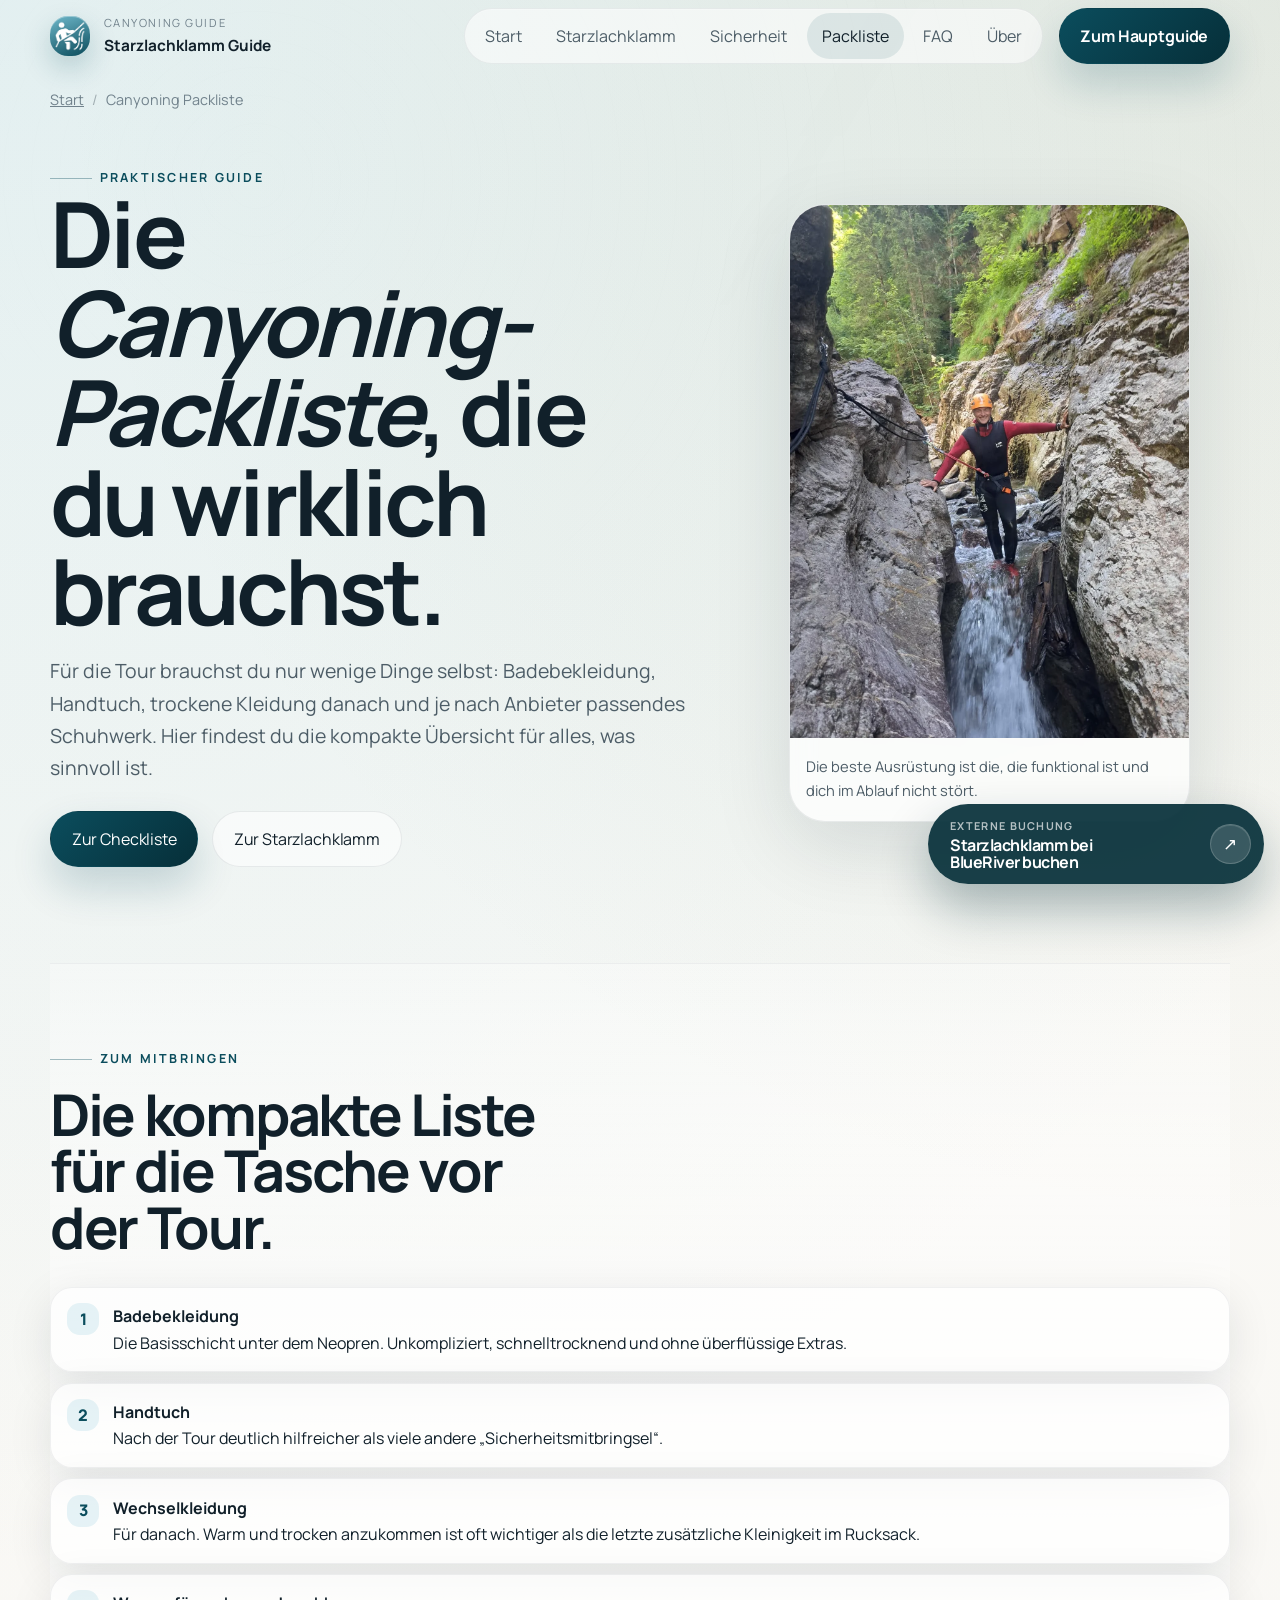
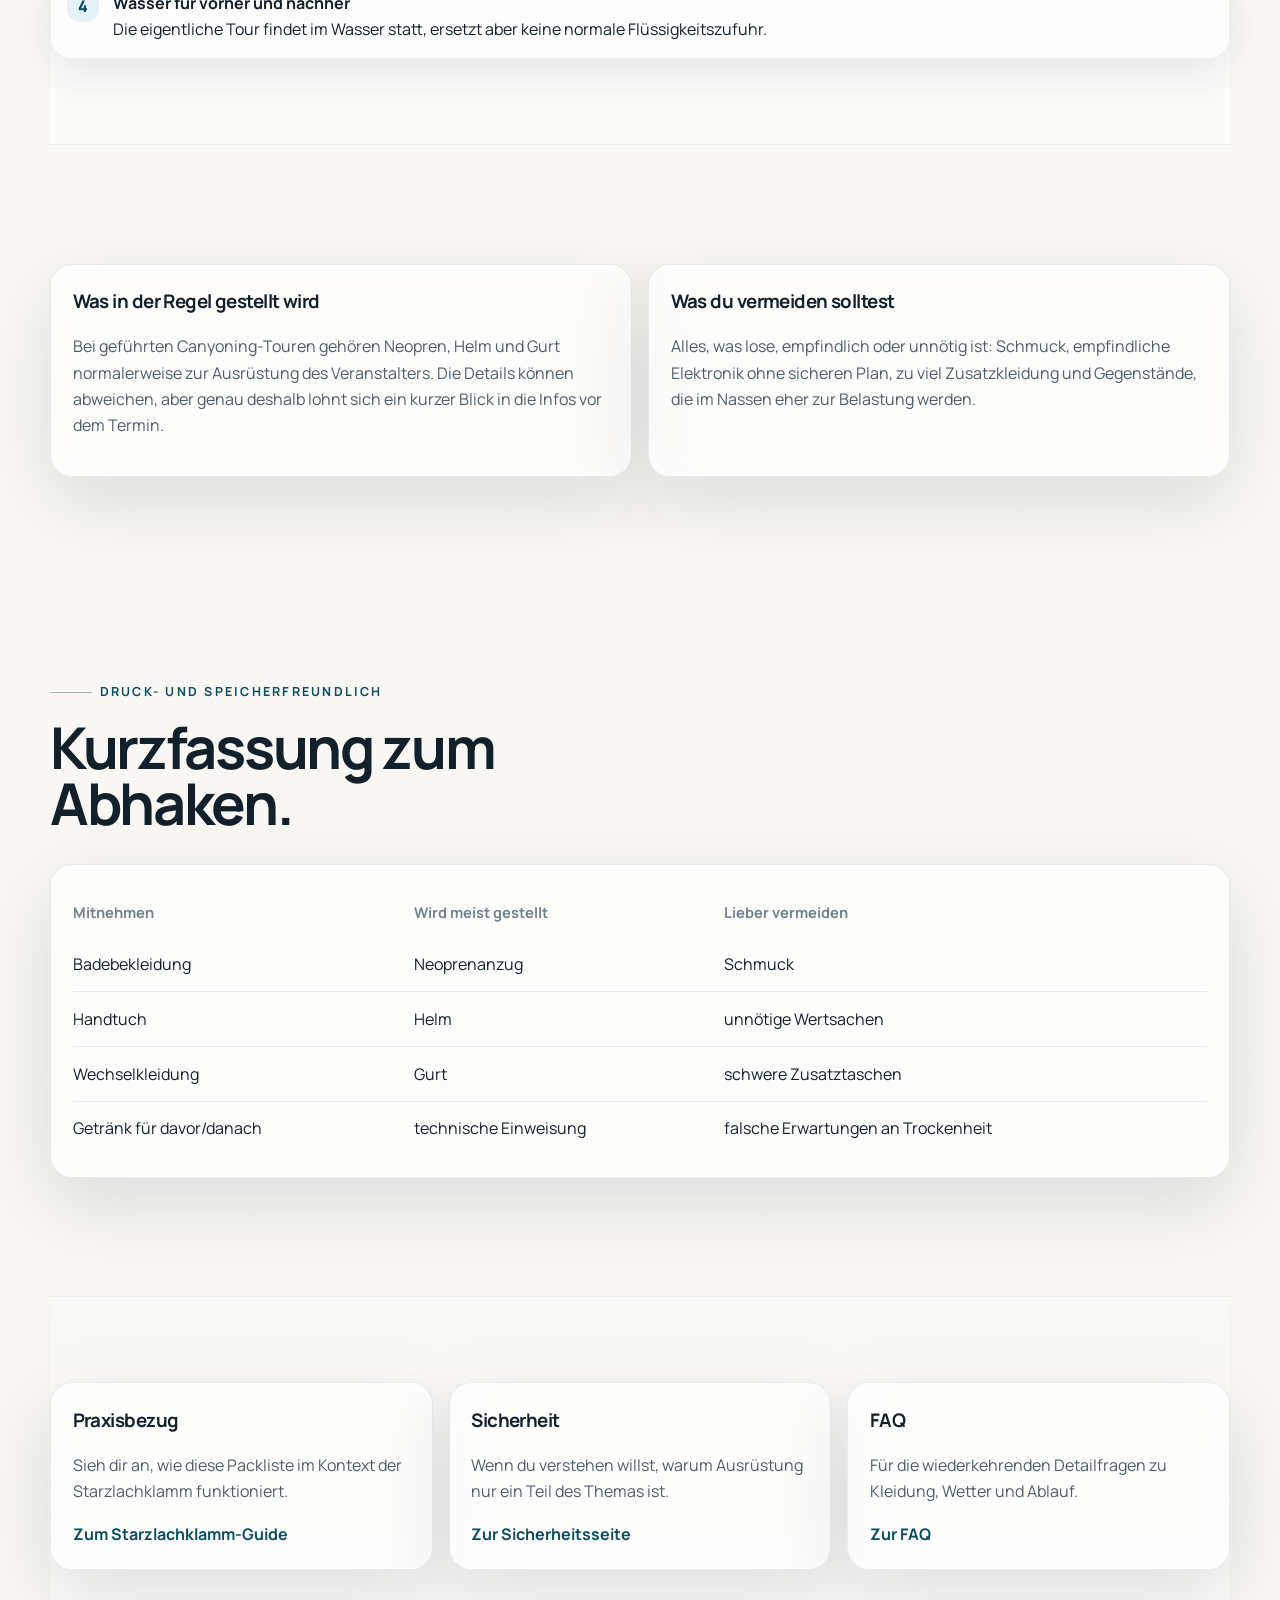
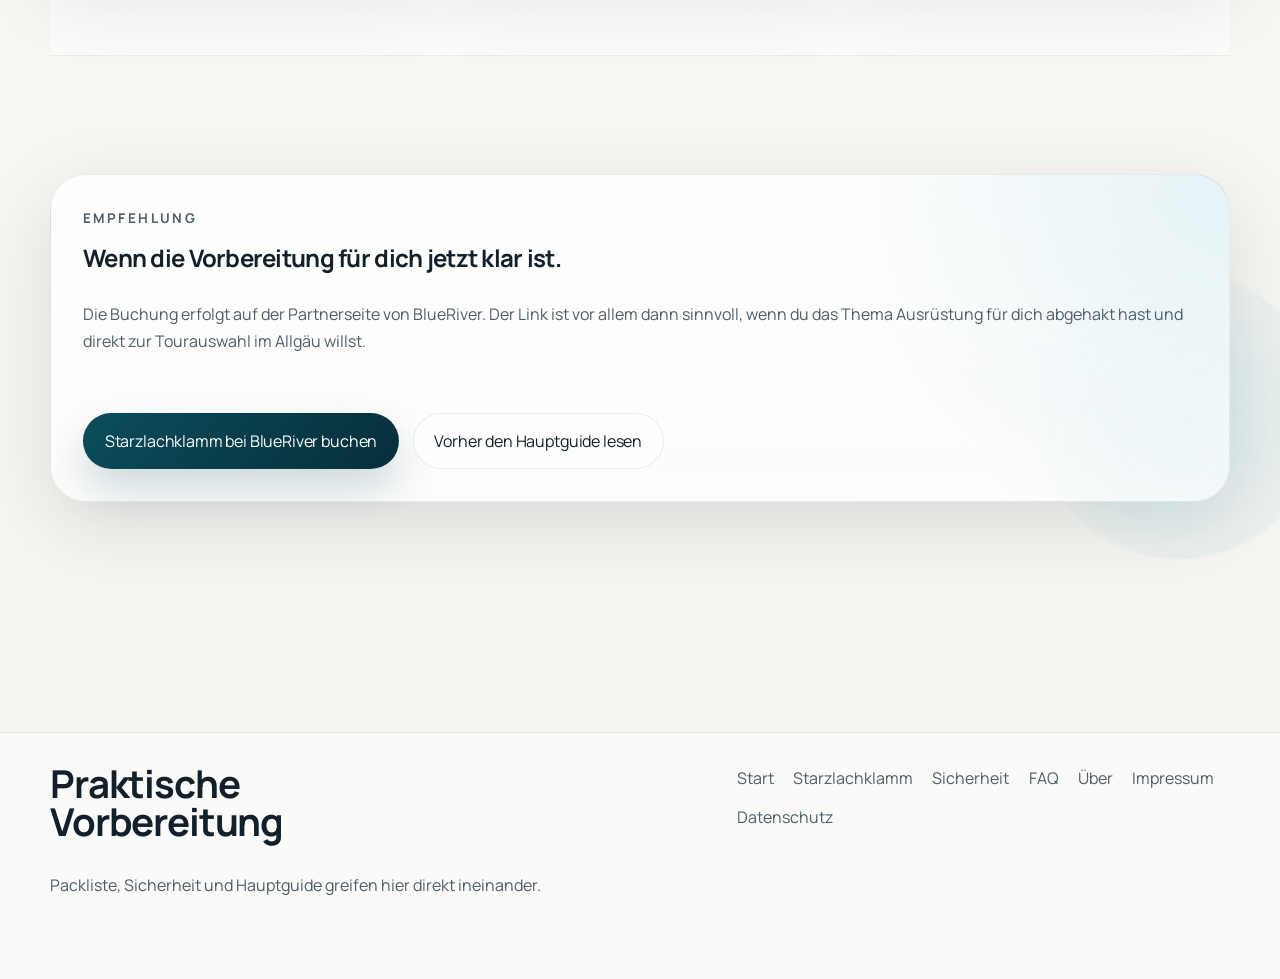
<file: canyoning-packliste/index.html>
<!doctype html>
<html lang="de">
<head>
  <meta charset="utf-8">
  <meta name="viewport" content="width=device-width, initial-scale=1">
  <title>Canyoning Packliste: Was du wirklich brauchst und was nicht</title>
  <meta name="description" content="Praktische Canyoning-Packliste für Touren im Allgäu und in der Starzlachklamm: mitbringen, gestellt bekommen, vermeiden und mobilfreundlich abhaken.">
  <link rel="canonical" href="https://mario-zinsser.com/canyoning-packliste/">
  <meta property="og:type" content="article">
  <meta property="og:title" content="Canyoning Packliste">
  <meta property="og:description" content="Klar strukturierte Packliste für Canyoning im Allgäu mit Fokus auf Starzlachklamm.">
  <meta property="og:url" content="https://mario-zinsser.com/canyoning-packliste/">
  <meta property="og:image" content="https://mario-zinsser.com/assets/img/optimized/starze_image_10-1280.webp">
  <meta name="twitter:card" content="summary_large_image">
  <link rel="stylesheet" href="../assets/css/site.css">
  <script type="application/ld+json">
    {
      "@context": "https://schema.org",
      "@graph": [
        {
          "@type": "WebPage",
          "name": "Canyoning Packliste",
          "url": "https://mario-zinsser.com/canyoning-packliste/",
          "description": "Packliste für Canyoning-Touren im Allgäu.",
          "inLanguage": "de"
        },
        {
          "@type": "BreadcrumbList",
          "itemListElement": [
            {
              "@type": "ListItem",
              "position": 1,
              "name": "Start",
              "item": "https://mario-zinsser.com/"
            },
            {
              "@type": "ListItem",
              "position": 2,
              "name": "Canyoning Packliste",
              "item": "https://mario-zinsser.com/canyoning-packliste/"
            }
          ]
        }
      ]
    }
  </script>
</head>
<body>
  <a class="skip-link" href="#main-content">Zum Inhalt springen</a>
  <header class="site-header">
    <div class="site-header__inner">
      <a class="brand" href="../" aria-label="Startseite Starzlachklamm Guide">
        <span class="brand__mark" aria-hidden="true"></span>
        <span class="brand__text">
          <span class="brand__eyebrow">Canyoning Guide</span>
          <span class="brand__title">Starzlachklamm Guide</span>
        </span>
      </a>
      <nav class="nav-panel" data-nav-panel aria-label="Hauptnavigation" id="navigation">
        <div class="nav-links">
          <a data-nav-link href="../">Start</a>
          <a data-nav-link href="../canyoning-starzlachklamm/">Starzlachklamm</a>
          <a data-nav-link href="../canyoning-sicherheit/">Sicherheit</a>
          <a data-nav-link href="../canyoning-packliste/">Packliste</a>
          <a data-nav-link href="../starzlachklamm-faq/">FAQ</a>
          <a data-nav-link href="../ueber/">Über</a>
        </div>
        <a class="header-cta" href="../canyoning-starzlachklamm/">Zum Hauptguide</a>
      </nav>
      <button class="nav-toggle" type="button" data-nav-toggle aria-expanded="false" aria-controls="navigation">
        <span class="visually-hidden">Menü öffnen</span>
        <span class="nav-toggle__bar" aria-hidden="true"></span>
        <span class="nav-toggle__bar" aria-hidden="true"></span>
        <span class="nav-toggle__bar" aria-hidden="true"></span>
      </button>
    </div>
  </header>

  <nav class="breadcrumbs" aria-label="Breadcrumb">
    <ol>
      <li><a href="../">Start</a></li>
      <li>Canyoning Packliste</li>
    </ol>
  </nav>

  <main id="main-content" class="main-content">
    <section class="hero hero--split">
      <div class="hero__content" data-reveal>
        <span class="eyebrow">Praktischer Guide</span>
        <h1>Die <em>Canyoning-Packliste</em>, die du wirklich brauchst.</h1>
        <p class="hero__lead">Für die Tour brauchst du nur wenige Dinge selbst: Badebekleidung, Handtuch, trockene Kleidung danach und je nach Anbieter passendes Schuhwerk. Hier findest du die kompakte Übersicht für alles, was sinnvoll ist.</p>
        <div class="hero__actions">
          <a class="button button--primary" href="#liste">Zur Checkliste</a>
          <a class="button button--secondary" href="../canyoning-starzlachklamm/">Zur Starzlachklamm</a>
        </div>
      </div>
      <figure class="hero__media figure-card" data-reveal data-tilt>
        <img src="../assets/img/optimized/starze_image_10-1280.webp" alt="Teilnehmer beim Abseilen an einem Wasserfall in Canyoning-Ausrüstung" width="1200" height="1600" fetchpriority="high">
        <figcaption>Die beste Ausrüstung ist die, die funktional ist und dich im Ablauf nicht stört.</figcaption>
      </figure>
    </section>

    <section id="liste" class="section section--tint">
      <div class="section__inner">
        <div class="section-head">
          <span class="eyebrow">Zum Mitbringen</span>
          <h2 class="section-title">Die kompakte Liste für die Tasche vor der Tour.</h2>
        </div>
        <div class="checklist">
          <div class="checklist__item" data-reveal><span class="checklist__icon">1</span><div><strong>Badebekleidung</strong><span>Die Basisschicht unter dem Neopren. Unkompliziert, schnelltrocknend und ohne überflüssige Extras.</span></div></div>
          <div class="checklist__item" data-reveal><span class="checklist__icon">2</span><div><strong>Handtuch</strong><span>Nach der Tour deutlich hilfreicher als viele andere „Sicherheitsmitbringsel“.</span></div></div>
          <div class="checklist__item" data-reveal><span class="checklist__icon">3</span><div><strong>Wechselkleidung</strong><span>Für danach. Warm und trocken anzukommen ist oft wichtiger als die letzte zusätzliche Kleinigkeit im Rucksack.</span></div></div>
          <div class="checklist__item" data-reveal><span class="checklist__icon">4</span><div><strong>Wasser für vorher und nachher</strong><span>Die eigentliche Tour findet im Wasser statt, ersetzt aber keine normale Flüssigkeitszufuhr.</span></div></div>
        </div>
      </div>
    </section>

    <section class="section">
      <div class="section__inner">
        <div class="card-grid">
          <article class="story-card span-6" data-reveal>
            <h3>Was in der Regel gestellt wird</h3>
            <p>Bei geführten Canyoning-Touren gehören Neopren, Helm und Gurt normalerweise zur Ausrüstung des Veranstalters. Die Details können abweichen, aber genau deshalb lohnt sich ein kurzer Blick in die Infos vor dem Termin.</p>
          </article>
          <article class="story-card span-6" data-reveal>
            <h3>Was du vermeiden solltest</h3>
            <p>Alles, was lose, empfindlich oder unnötig ist: Schmuck, empfindliche Elektronik ohne sicheren Plan, zu viel Zusatzkleidung und Gegenstände, die im Nassen eher zur Belastung werden.</p>
          </article>
        </div>
      </div>
    </section>

    <section class="section">
      <div class="section__inner">
        <div class="section-head">
          <span class="eyebrow">Druck- und Speicherfreundlich</span>
          <h2 class="section-title">Kurzfassung zum Abhaken.</h2>
        </div>
        <div class="table-card" data-reveal>
          <table>
            <thead>
              <tr>
                <th>Mitnehmen</th>
                <th>Wird meist gestellt</th>
                <th>Lieber vermeiden</th>
              </tr>
            </thead>
            <tbody>
              <tr>
                <td>Badebekleidung</td>
                <td>Neoprenanzug</td>
                <td>Schmuck</td>
              </tr>
              <tr>
                <td>Handtuch</td>
                <td>Helm</td>
                <td>unnötige Wertsachen</td>
              </tr>
              <tr>
                <td>Wechselkleidung</td>
                <td>Gurt</td>
                <td>schwere Zusatztaschen</td>
              </tr>
              <tr>
                <td>Getränk für davor/danach</td>
                <td>technische Einweisung</td>
                <td>falsche Erwartungen an Trockenheit</td>
              </tr>
            </tbody>
          </table>
        </div>
      </div>
    </section>

    <section class="section section--tint">
      <div class="section__inner">
        <div class="card-grid">
          <article class="info-card span-4"><h3>Praxisbezug</h3><p>Sieh dir an, wie diese Packliste im Kontext der Starzlachklamm funktioniert.</p><a href="../canyoning-starzlachklamm/">Zum Starzlachklamm-Guide</a></article>
          <article class="info-card span-4"><h3>Sicherheit</h3><p>Wenn du verstehen willst, warum Ausrüstung nur ein Teil des Themas ist.</p><a href="../canyoning-sicherheit/">Zur Sicherheitsseite</a></article>
          <article class="info-card span-4"><h3>FAQ</h3><p>Für die wiederkehrenden Detailfragen zu Kleidung, Wetter und Ablauf.</p><a href="../starzlachklamm-faq/">Zur FAQ</a></article>
        </div>
      </div>
    </section>

    <section class="section">
      <div class="section__inner">
        <div class="recommendation" data-end-cta data-reveal>
          <p class="recommendation__eyebrow">Empfehlung</p>
          <h2>Wenn die Vorbereitung für dich jetzt klar ist.</h2>
          <p>Die Buchung erfolgt auf der Partnerseite von BlueRiver. Der Link ist vor allem dann sinnvoll, wenn du das Thema Ausrüstung für dich abgehakt hast und direkt zur Tourauswahl im Allgäu willst.</p>
          <div class="button-row">
            <a class="button button--primary" href="https://www.blueriver-canyoning.de/canyoning-starzlachklamm" target="_blank" rel="nofollow sponsored noopener">Starzlachklamm bei BlueRiver buchen</a>
            <a class="button button--secondary" href="../canyoning-starzlachklamm/">Vorher den Hauptguide lesen</a>
          </div>
        </div>
      </div>
    </section>
  </main>

  <footer class="site-footer">
    <div class="site-footer__inner">
      <div class="site-footer__grid">
        <div class="article-prose"><h2 class="section-title">Praktische Vorbereitung</h2><p>Packliste, Sicherheit und Hauptguide greifen hier direkt ineinander.</p></div>
        <div class="article-prose"><div class="site-footer__links"><a href="../">Start</a><a href="../canyoning-starzlachklamm/">Starzlachklamm</a><a href="../canyoning-sicherheit/">Sicherheit</a><a href="../starzlachklamm-faq/">FAQ</a><a href="../ueber/">Über</a><a href="../impressum/">Impressum</a><a href="../datenschutz/">Datenschutz</a></div></div>
      </div>
    </div>
  </footer>

  <a class="overlay-cta" data-overlay-cta href="https://www.blueriver-canyoning.de/canyoning-starzlachklamm" target="_blank" rel="nofollow sponsored noopener" aria-label="Starzlachklamm bei BlueRiver buchen">
    <span class="overlay-cta__label"><strong>Starzlachklamm bei BlueRiver buchen</strong><small>Externe Buchung</small></span>
  </a>

  <script>
    window.PAGE_CONFIG = {
      pageType: "guide",
      slug: "canyoning-packliste",
      title: "Canyoning Packliste: Was du wirklich brauchst und was nicht",
      showStickyCta: true,
      showRecommendationBlock: true,
      breadcrumb: [
        { name: "Start", url: "https://mario-zinsser.com/" },
        { name: "Canyoning Packliste", url: "https://mario-zinsser.com/canyoning-packliste/" }
      ]
    };
  </script>
  <script src="../assets/js/analytics-config.js" defer></script>
  <script src="../assets/js/site.js" defer></script>
</body>
</html>
</file>
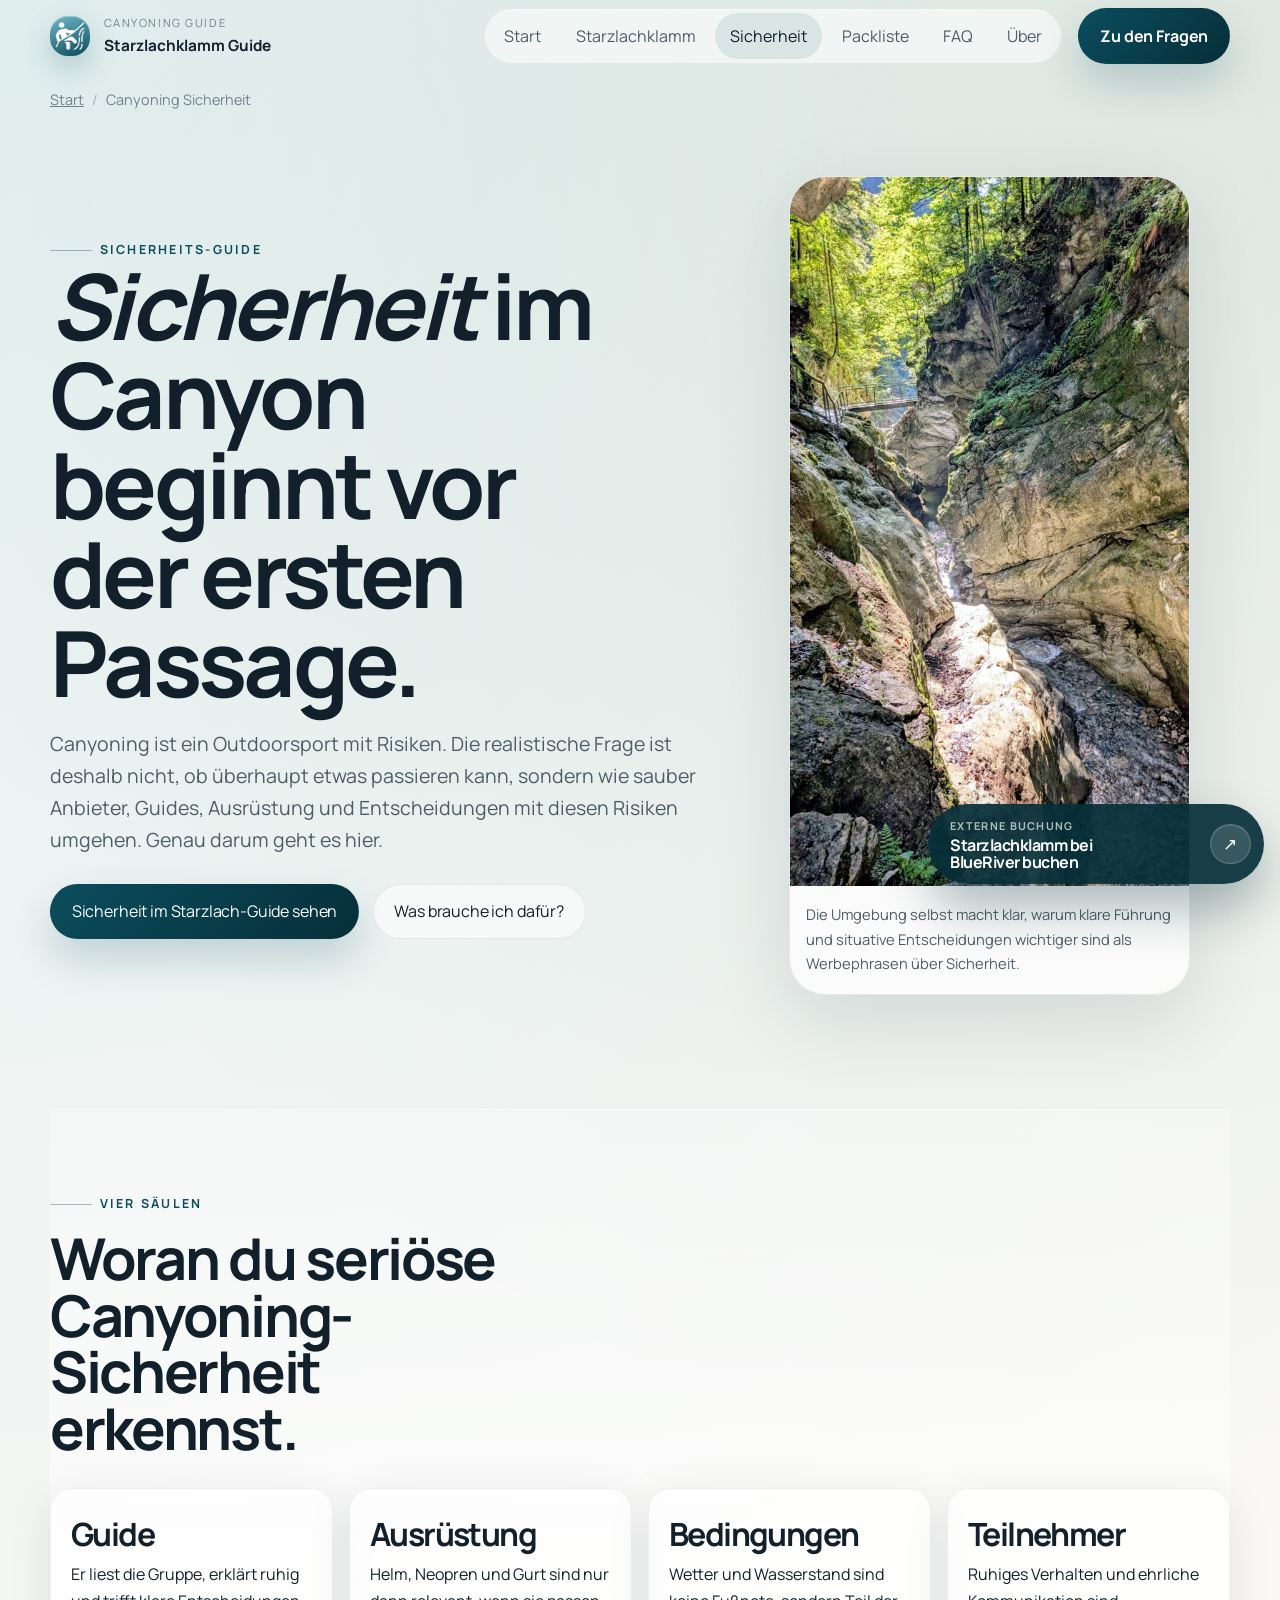
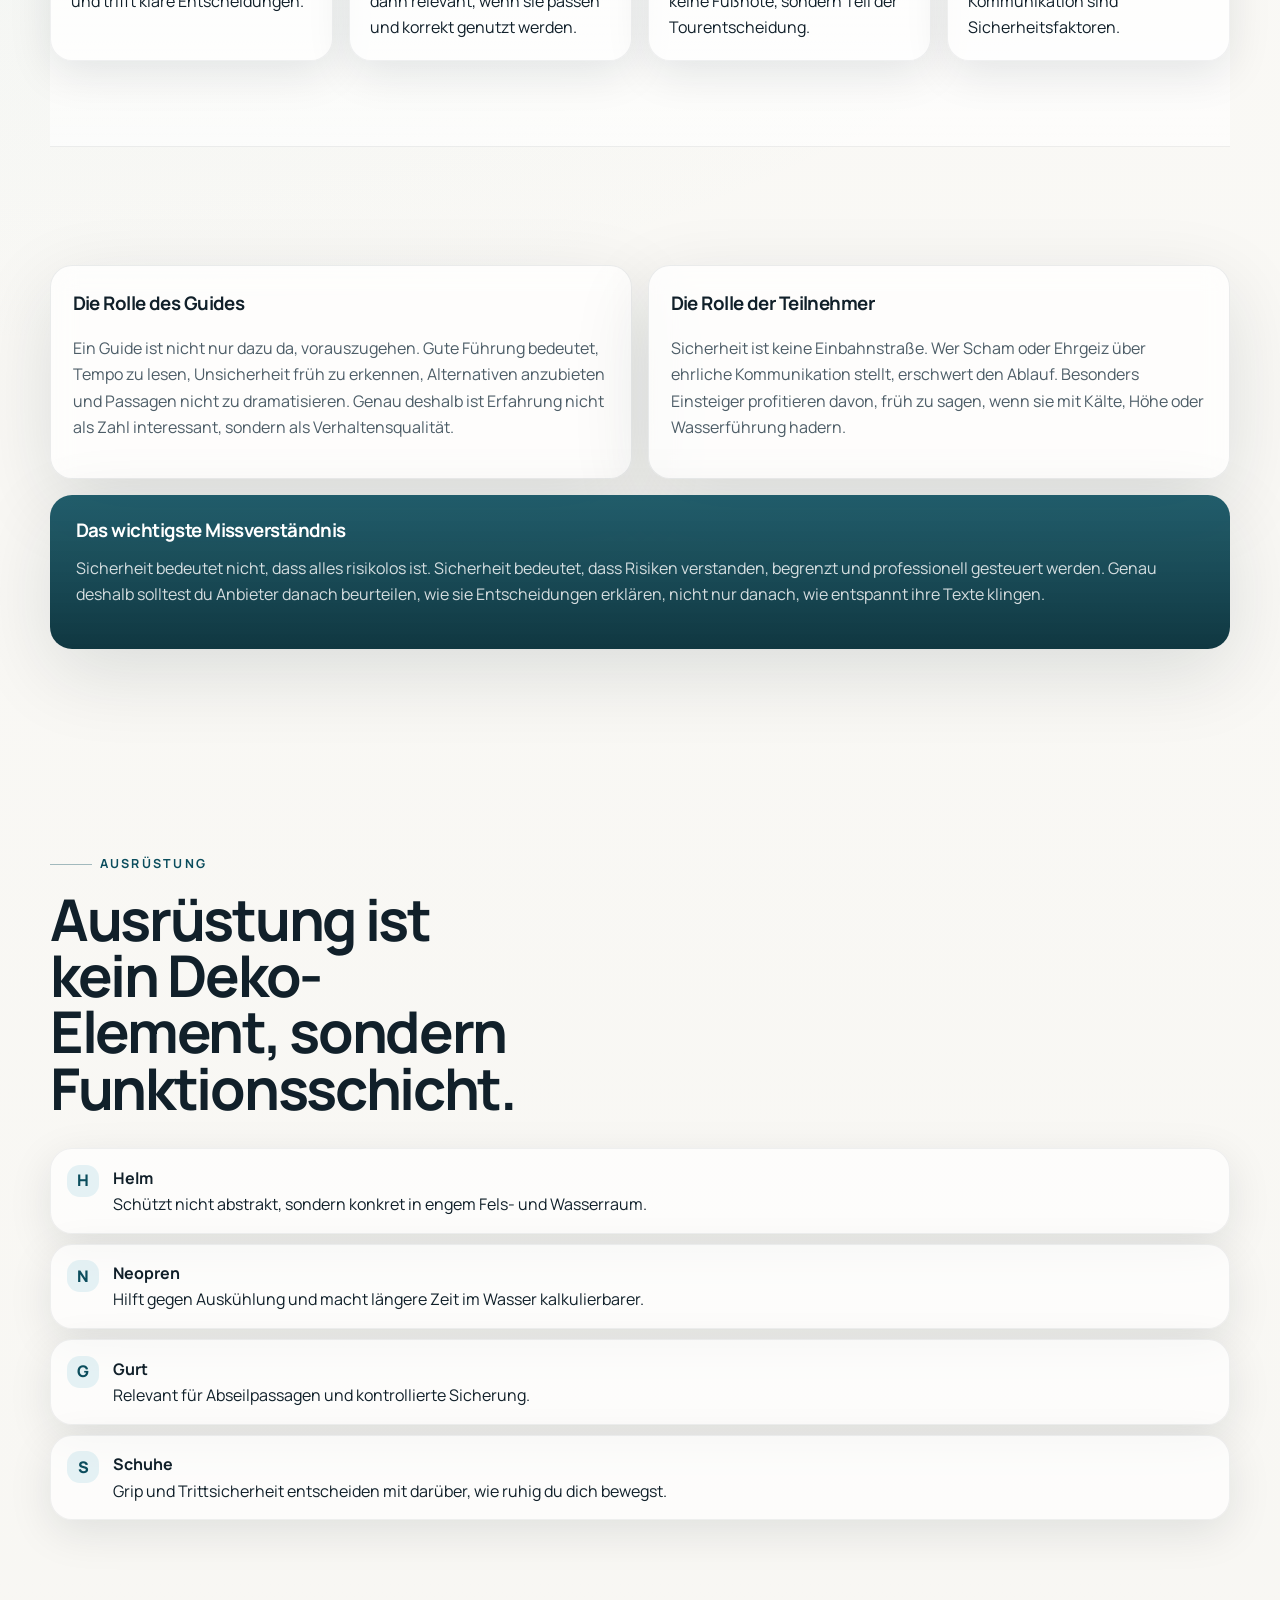
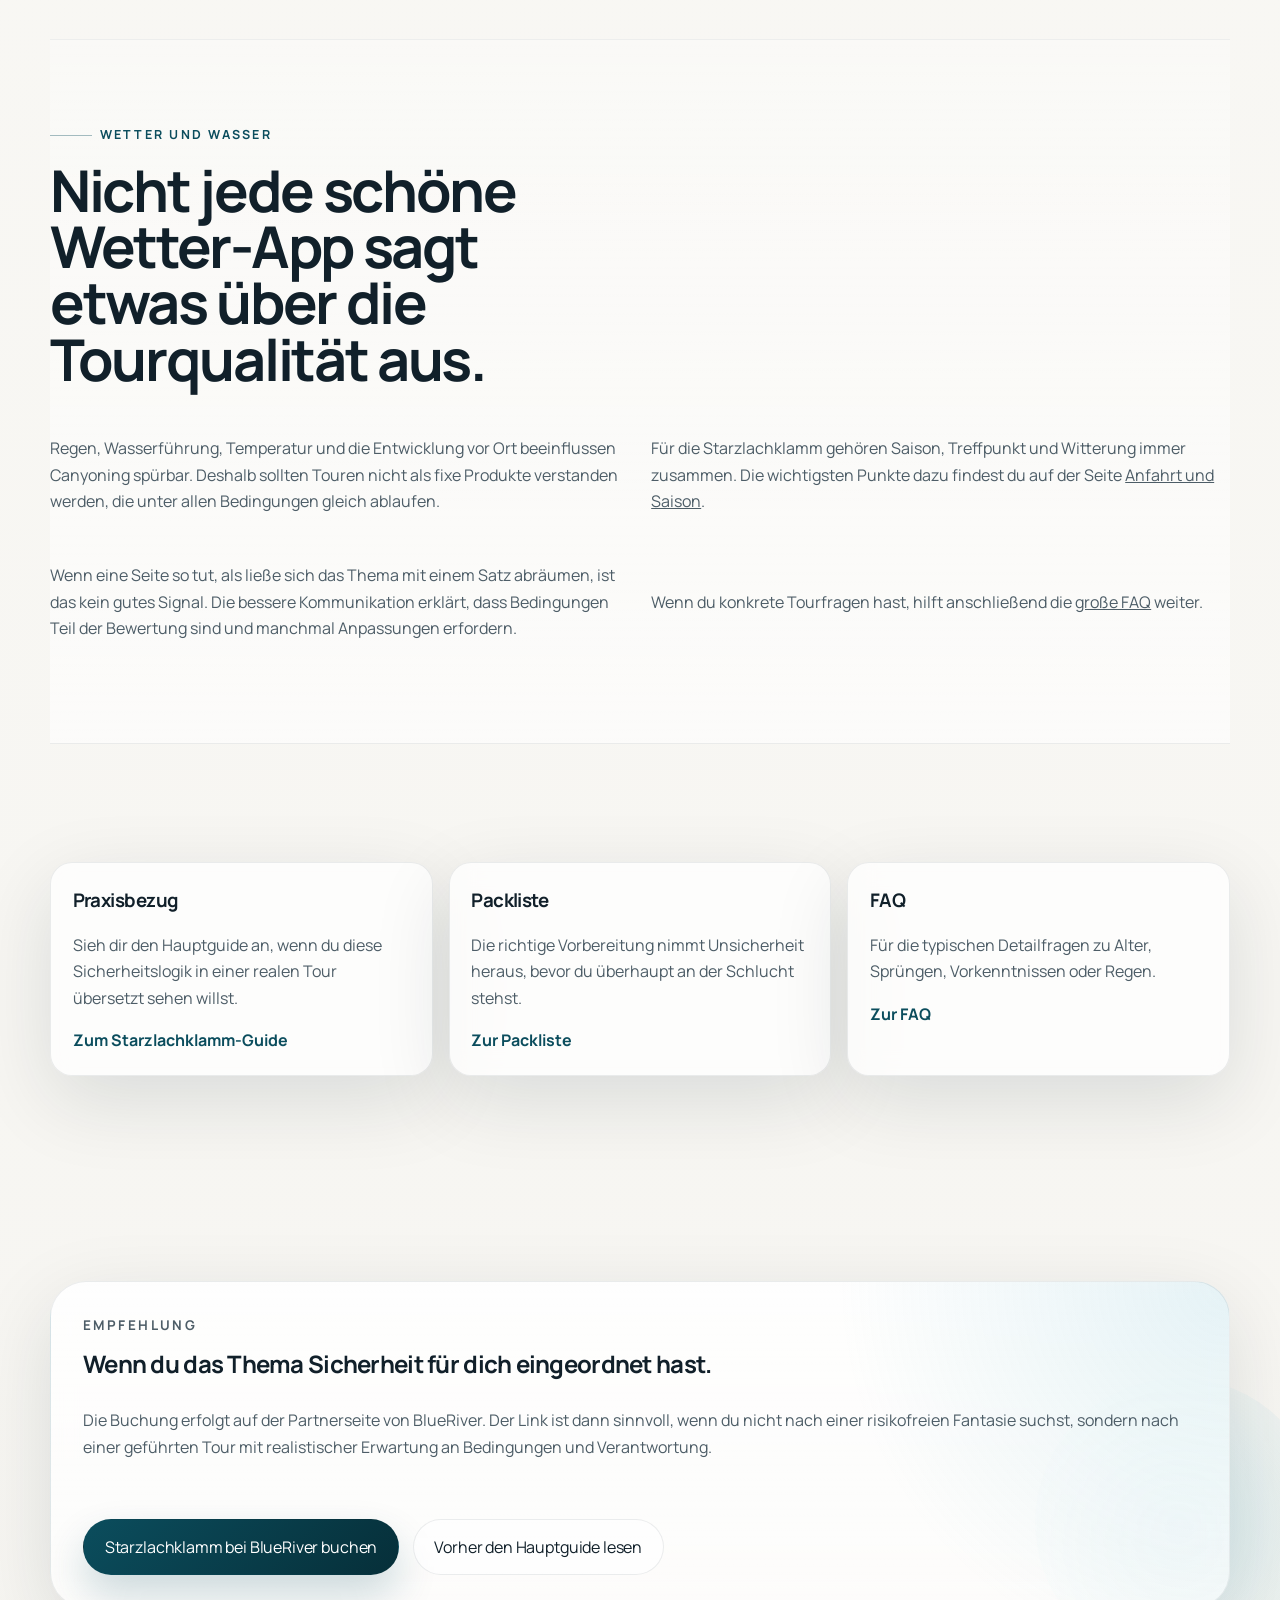
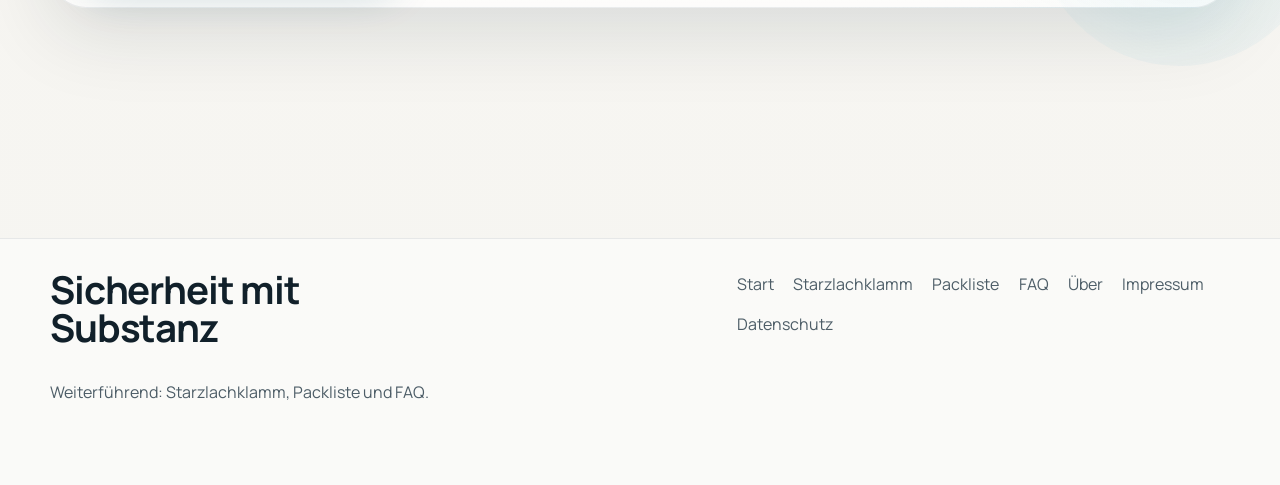
<file: canyoning-sicherheit/index.html>
<!doctype html>
<html lang="de">
<head>
  <meta charset="utf-8">
  <meta name="viewport" content="width=device-width, initial-scale=1">
  <title>Canyoning Sicherheit: Guides, Ausrüstung, Wetter und Wasser realistisch erklärt</title>
  <meta name="description" content="Sicherheits-Guide zu Canyoning: Was Guides leisten, welche Ausrüstung wichtig ist und wie du Wetter, Wasserstand und Risiken realistisch einordnest.">
  <link rel="canonical" href="https://mario-zinsser.com/canyoning-sicherheit/">
  <meta property="og:type" content="article">
  <meta property="og:title" content="Canyoning Sicherheit: realistische Einordnung">
  <meta property="og:description" content="Keine Werbefloskeln, sondern klare Orientierung zu Guide-Rolle, Ausrüstung, Wetter und Wasser.">
  <meta property="og:url" content="https://mario-zinsser.com/canyoning-sicherheit/">
  <meta property="og:image" content="https://mario-zinsser.com/assets/img/optimized/starze_image_07-1280.webp">
  <meta name="twitter:card" content="summary_large_image">
  <link rel="stylesheet" href="../assets/css/site.css">
  <script type="application/ld+json">
    {
      "@context": "https://schema.org",
      "@graph": [
        {
          "@type": "WebPage",
          "name": "Canyoning Sicherheit",
          "url": "https://mario-zinsser.com/canyoning-sicherheit/",
          "description": "Sicherheits-Guide zu Canyoning mit Fokus auf Guides, Ausrüstung und Bedingungen.",
          "inLanguage": "de"
        },
        {
          "@type": "BreadcrumbList",
          "itemListElement": [
            {
              "@type": "ListItem",
              "position": 1,
              "name": "Start",
              "item": "https://mario-zinsser.com/"
            },
            {
              "@type": "ListItem",
              "position": 2,
              "name": "Canyoning Sicherheit",
              "item": "https://mario-zinsser.com/canyoning-sicherheit/"
            }
          ]
        }
      ]
    }
  </script>
</head>
<body>
  <a class="skip-link" href="#main-content">Zum Inhalt springen</a>
  <header class="site-header">
    <div class="site-header__inner">
      <a class="brand" href="../" aria-label="Startseite Starzlachklamm Guide">
        <span class="brand__mark" aria-hidden="true"></span>
        <span class="brand__text">
          <span class="brand__eyebrow">Canyoning Guide</span>
          <span class="brand__title">Starzlachklamm Guide</span>
        </span>
      </a>
      <nav class="nav-panel" data-nav-panel aria-label="Hauptnavigation" id="navigation">
        <div class="nav-links">
          <a data-nav-link href="../">Start</a>
          <a data-nav-link href="../canyoning-starzlachklamm/">Starzlachklamm</a>
          <a data-nav-link href="../canyoning-sicherheit/">Sicherheit</a>
          <a data-nav-link href="../canyoning-packliste/">Packliste</a>
          <a data-nav-link href="../starzlachklamm-faq/">FAQ</a>
          <a data-nav-link href="../ueber/">Über</a>
        </div>
        <a class="header-cta" href="../starzlachklamm-faq/">Zu den Fragen</a>
      </nav>
      <button class="nav-toggle" type="button" data-nav-toggle aria-expanded="false" aria-controls="navigation">
        <span class="visually-hidden">Menü öffnen</span>
        <span class="nav-toggle__bar" aria-hidden="true"></span>
        <span class="nav-toggle__bar" aria-hidden="true"></span>
        <span class="nav-toggle__bar" aria-hidden="true"></span>
      </button>
    </div>
  </header>

  <nav class="breadcrumbs" aria-label="Breadcrumb">
    <ol>
      <li><a href="../">Start</a></li>
      <li>Canyoning Sicherheit</li>
    </ol>
  </nav>

  <main id="main-content" class="main-content">
    <section class="hero hero--split">
      <div class="hero__content" data-reveal>
        <span class="eyebrow">Sicherheits-Guide</span>
        <h1><em>Sicherheit</em> im Canyon beginnt vor der ersten Passage.</h1>
        <p class="hero__lead">Canyoning ist ein Outdoorsport mit Risiken. Die realistische Frage ist deshalb nicht, ob überhaupt etwas passieren kann, sondern wie sauber Anbieter, Guides, Ausrüstung und Entscheidungen mit diesen Risiken umgehen. Genau darum geht es hier.</p>
        <div class="hero__actions">
          <a class="button button--primary" href="../canyoning-starzlachklamm/">Sicherheit im Starzlach-Guide sehen</a>
          <a class="button button--secondary" href="../canyoning-packliste/">Was brauche ich dafür?</a>
        </div>
      </div>
      <figure class="hero__media figure-card" data-reveal data-tilt>
        <img src="../assets/img/optimized/starze_image_07-1280.webp" alt="Blick tief in die Felsenge und Schlucht der Starzlachklamm" width="900" height="1600" fetchpriority="high">
        <figcaption>Die Umgebung selbst macht klar, warum klare Führung und situative Entscheidungen wichtiger sind als Werbephrasen über Sicherheit.</figcaption>
      </figure>
    </section>

    <section class="section section--tint">
      <div class="section__inner">
        <div class="section-head">
          <span class="eyebrow">Vier Säulen</span>
          <h2 class="section-title">Woran du seriöse Canyoning-Sicherheit erkennst.</h2>
        </div>
        <div class="fact-grid">
          <article class="fact-card" data-reveal><strong>Guide</strong><span>Er liest die Gruppe, erklärt ruhig und trifft klare Entscheidungen.</span></article>
          <article class="fact-card" data-reveal><strong>Ausrüstung</strong><span>Helm, Neopren und Gurt sind nur dann relevant, wenn sie passen und korrekt genutzt werden.</span></article>
          <article class="fact-card" data-reveal><strong>Bedingungen</strong><span>Wetter und Wasserstand sind keine Fußnote, sondern Teil der Tourentscheidung.</span></article>
          <article class="fact-card" data-reveal><strong>Teilnehmer</strong><span>Ruhiges Verhalten und ehrliche Kommunikation sind Sicherheitsfaktoren.</span></article>
        </div>
      </div>
    </section>

    <section class="section">
      <div class="section__inner">
        <div class="card-grid">
          <article class="story-card span-6" data-reveal>
            <h3>Die Rolle des Guides</h3>
            <p>Ein Guide ist nicht nur dazu da, vorauszugehen. Gute Führung bedeutet, Tempo zu lesen, Unsicherheit früh zu erkennen, Alternativen anzubieten und Passagen nicht zu dramatisieren. Genau deshalb ist Erfahrung nicht als Zahl interessant, sondern als Verhaltensqualität.</p>
          </article>
          <article class="story-card span-6" data-reveal>
            <h3>Die Rolle der Teilnehmer</h3>
            <p>Sicherheit ist keine Einbahnstraße. Wer Scham oder Ehrgeiz über ehrliche Kommunikation stellt, erschwert den Ablauf. Besonders Einsteiger profitieren davon, früh zu sagen, wenn sie mit Kälte, Höhe oder Wasserführung hadern.</p>
          </article>
          <article class="feature-callout span-12" data-reveal>
            <h3 class="feature-callout__title">Das wichtigste Missverständnis</h3>
            <p>Sicherheit bedeutet nicht, dass alles risikolos ist. Sicherheit bedeutet, dass Risiken verstanden, begrenzt und professionell gesteuert werden. Genau deshalb solltest du Anbieter danach beurteilen, wie sie Entscheidungen erklären, nicht nur danach, wie entspannt ihre Texte klingen.</p>
          </article>
        </div>
      </div>
    </section>

    <section class="section">
      <div class="section__inner">
        <div class="section-head">
          <span class="eyebrow">Ausrüstung</span>
          <h2 class="section-title">Ausrüstung ist kein Deko-Element, sondern Funktionsschicht.</h2>
        </div>
        <div class="checklist">
          <div class="checklist__item" data-reveal><span class="checklist__icon">H</span><div><strong>Helm</strong><span>Schützt nicht abstrakt, sondern konkret in engem Fels- und Wasserraum.</span></div></div>
          <div class="checklist__item" data-reveal><span class="checklist__icon">N</span><div><strong>Neopren</strong><span>Hilft gegen Auskühlung und macht längere Zeit im Wasser kalkulierbarer.</span></div></div>
          <div class="checklist__item" data-reveal><span class="checklist__icon">G</span><div><strong>Gurt</strong><span>Relevant für Abseilpassagen und kontrollierte Sicherung.</span></div></div>
          <div class="checklist__item" data-reveal><span class="checklist__icon">S</span><div><strong>Schuhe</strong><span>Grip und Trittsicherheit entscheiden mit darüber, wie ruhig du dich bewegst.</span></div></div>
        </div>
      </div>
    </section>

    <section class="section section--tint">
      <div class="section__inner">
        <div class="section-head">
          <span class="eyebrow">Wetter und Wasser</span>
          <h2 class="section-title">Nicht jede schöne Wetter-App sagt etwas über die Tourqualität aus.</h2>
        </div>
        <div class="split-layout split-layout--balanced">
          <div class="article-prose" data-reveal>
            <p>Regen, Wasserführung, Temperatur und die Entwicklung vor Ort beeinflussen Canyoning spürbar. Deshalb sollten Touren nicht als fixe Produkte verstanden werden, die unter allen Bedingungen gleich ablaufen.</p>
            <p>Wenn eine Seite so tut, als ließe sich das Thema mit einem Satz abräumen, ist das kein gutes Signal. Die bessere Kommunikation erklärt, dass Bedingungen Teil der Bewertung sind und manchmal Anpassungen erfordern.</p>
          </div>
          <div class="article-prose" data-reveal>
            <p>Für die Starzlachklamm gehören Saison, Treffpunkt und Witterung immer zusammen. Die wichtigsten Punkte dazu findest du auf der Seite <a href="../starzlachklamm-anfahrt-saison/">Anfahrt und Saison</a>.</p>
            <p>Wenn du konkrete Tourfragen hast, hilft anschließend die <a href="../starzlachklamm-faq/">große FAQ</a> weiter.</p>
          </div>
        </div>
      </div>
    </section>

    <section class="section">
      <div class="section__inner">
        <div class="card-grid">
          <article class="info-card span-4"><h3>Praxisbezug</h3><p>Sieh dir den Hauptguide an, wenn du diese Sicherheitslogik in einer realen Tour übersetzt sehen willst.</p><a href="../canyoning-starzlachklamm/">Zum Starzlachklamm-Guide</a></article>
          <article class="info-card span-4"><h3>Packliste</h3><p>Die richtige Vorbereitung nimmt Unsicherheit heraus, bevor du überhaupt an der Schlucht stehst.</p><a href="../canyoning-packliste/">Zur Packliste</a></article>
          <article class="info-card span-4"><h3>FAQ</h3><p>Für die typischen Detailfragen zu Alter, Sprüngen, Vorkenntnissen oder Regen.</p><a href="../starzlachklamm-faq/">Zur FAQ</a></article>
        </div>
      </div>
    </section>

    <section class="section">
      <div class="section__inner">
        <div class="recommendation" data-end-cta data-reveal>
          <p class="recommendation__eyebrow">Empfehlung</p>
          <h2>Wenn du das Thema Sicherheit für dich eingeordnet hast.</h2>
          <p>Die Buchung erfolgt auf der Partnerseite von BlueRiver. Der Link ist dann sinnvoll, wenn du nicht nach einer risikofreien Fantasie suchst, sondern nach einer geführten Tour mit realistischer Erwartung an Bedingungen und Verantwortung.</p>
          <div class="button-row">
            <a class="button button--primary" href="https://www.blueriver-canyoning.de/canyoning-starzlachklamm" target="_blank" rel="nofollow sponsored noopener">Starzlachklamm bei BlueRiver buchen</a>
            <a class="button button--secondary" href="../canyoning-starzlachklamm/">Vorher den Hauptguide lesen</a>
          </div>
        </div>
      </div>
    </section>
  </main>

  <footer class="site-footer">
    <div class="site-footer__inner">
      <div class="site-footer__grid">
        <div class="article-prose"><h2 class="section-title">Sicherheit mit Substanz</h2><p>Weiterführend: Starzlachklamm, Packliste und FAQ.</p></div>
        <div class="article-prose"><div class="site-footer__links"><a href="../">Start</a><a href="../canyoning-starzlachklamm/">Starzlachklamm</a><a href="../canyoning-packliste/">Packliste</a><a href="../starzlachklamm-faq/">FAQ</a><a href="../ueber/">Über</a><a href="../impressum/">Impressum</a><a href="../datenschutz/">Datenschutz</a></div></div>
      </div>
    </div>
  </footer>

  <a class="overlay-cta" data-overlay-cta href="https://www.blueriver-canyoning.de/canyoning-starzlachklamm" target="_blank" rel="nofollow sponsored noopener" aria-label="Starzlachklamm bei BlueRiver buchen">
    <span class="overlay-cta__label"><strong>Starzlachklamm bei BlueRiver buchen</strong><small>Externe Buchung</small></span>
  </a>

  <script>
    window.PAGE_CONFIG = {
      pageType: "guide",
      slug: "canyoning-sicherheit",
      title: "Canyoning Sicherheit: Guides, Ausrüstung, Wetter und Wasser realistisch erklärt",
      showStickyCta: true,
      showRecommendationBlock: true,
      breadcrumb: [
        { name: "Start", url: "https://mario-zinsser.com/" },
        { name: "Canyoning Sicherheit", url: "https://mario-zinsser.com/canyoning-sicherheit/" }
      ]
    };
  </script>
  <script src="../assets/js/analytics-config.js" defer></script>
  <script src="../assets/js/site.js" defer></script>
</body>
</html>
</file>
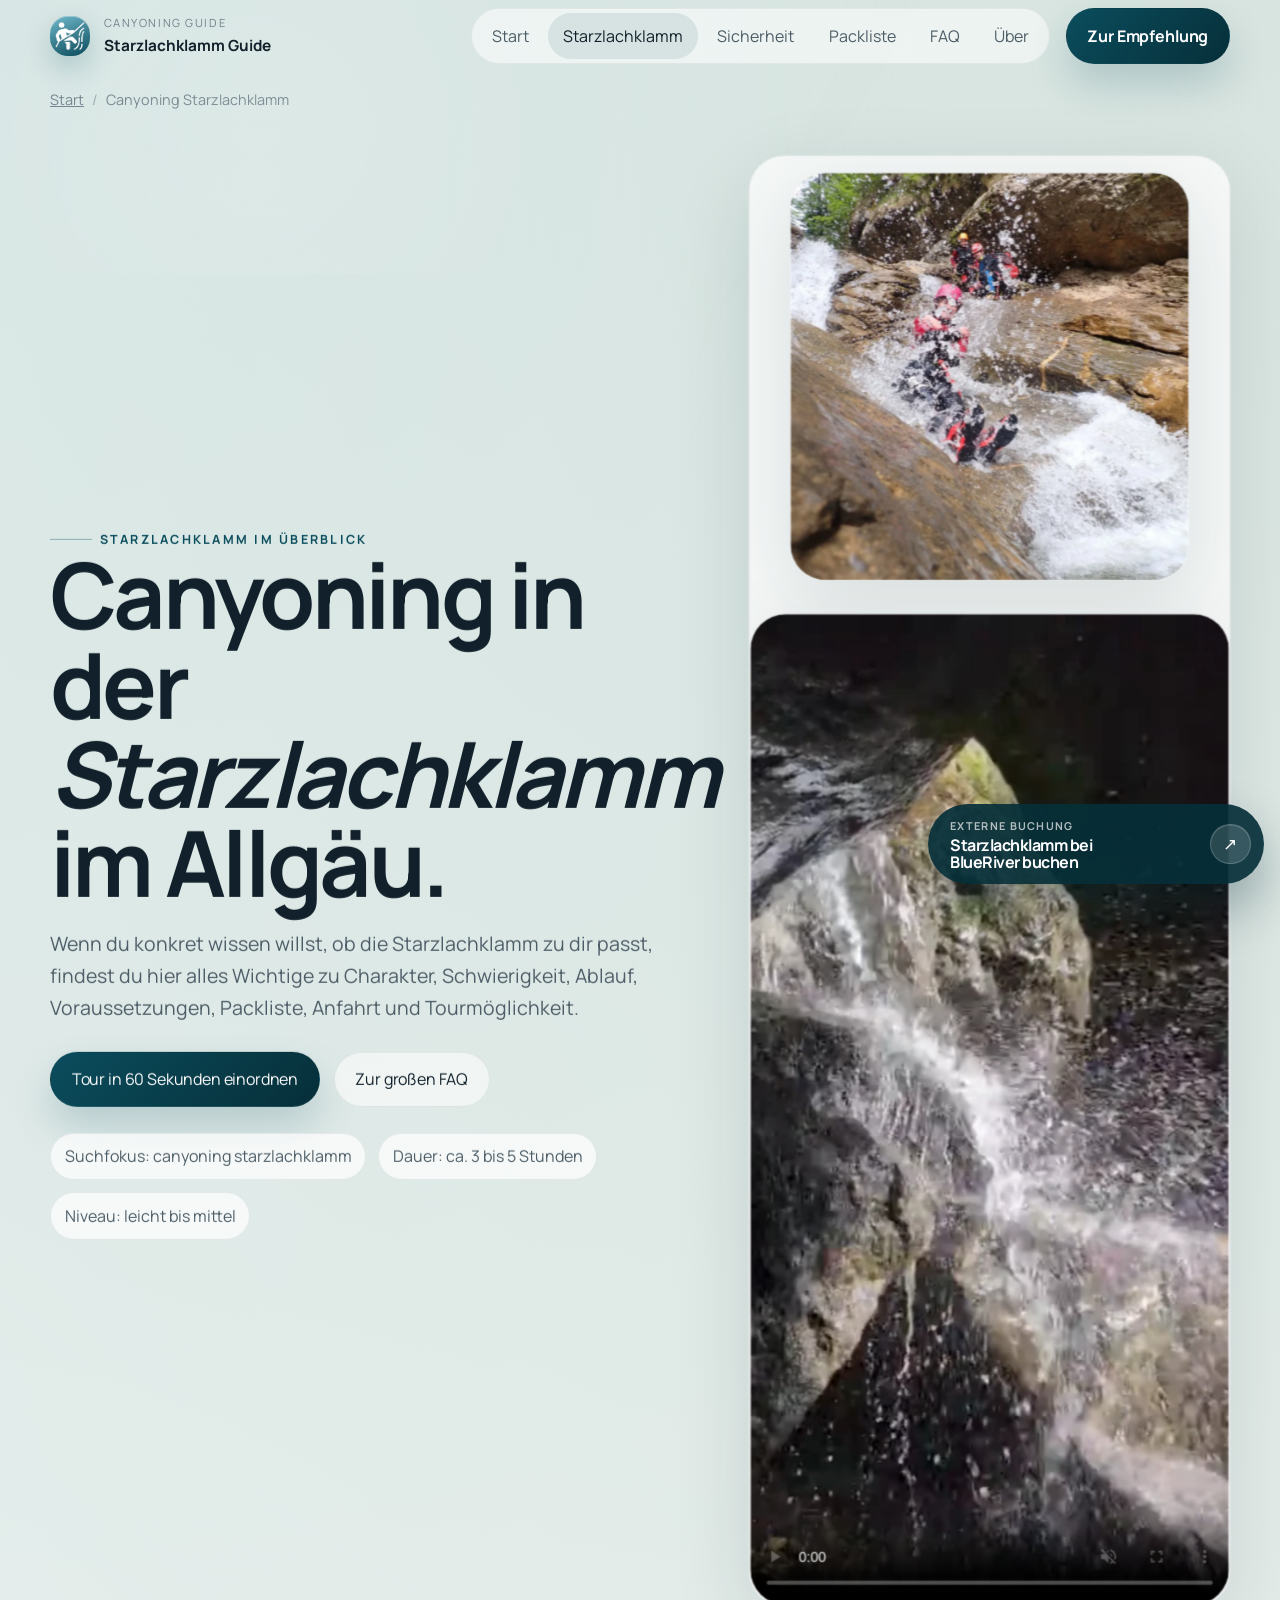
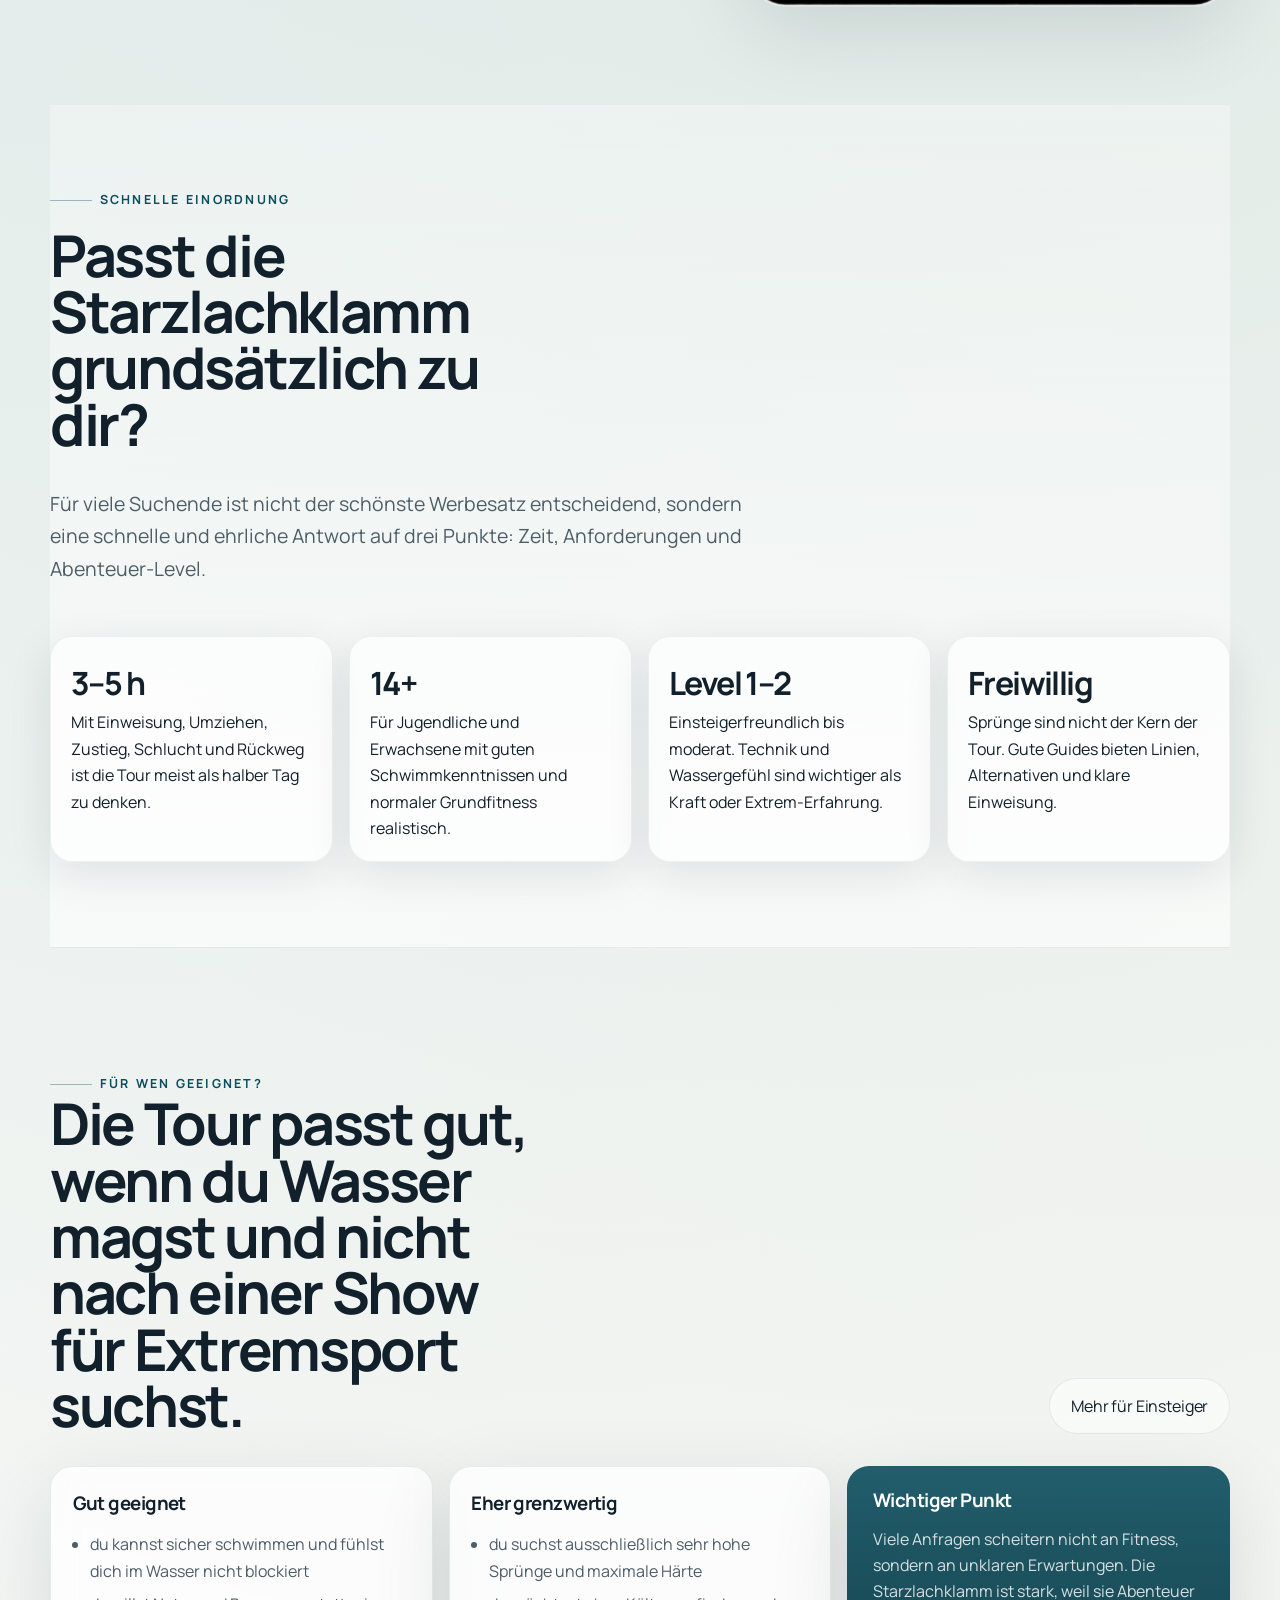
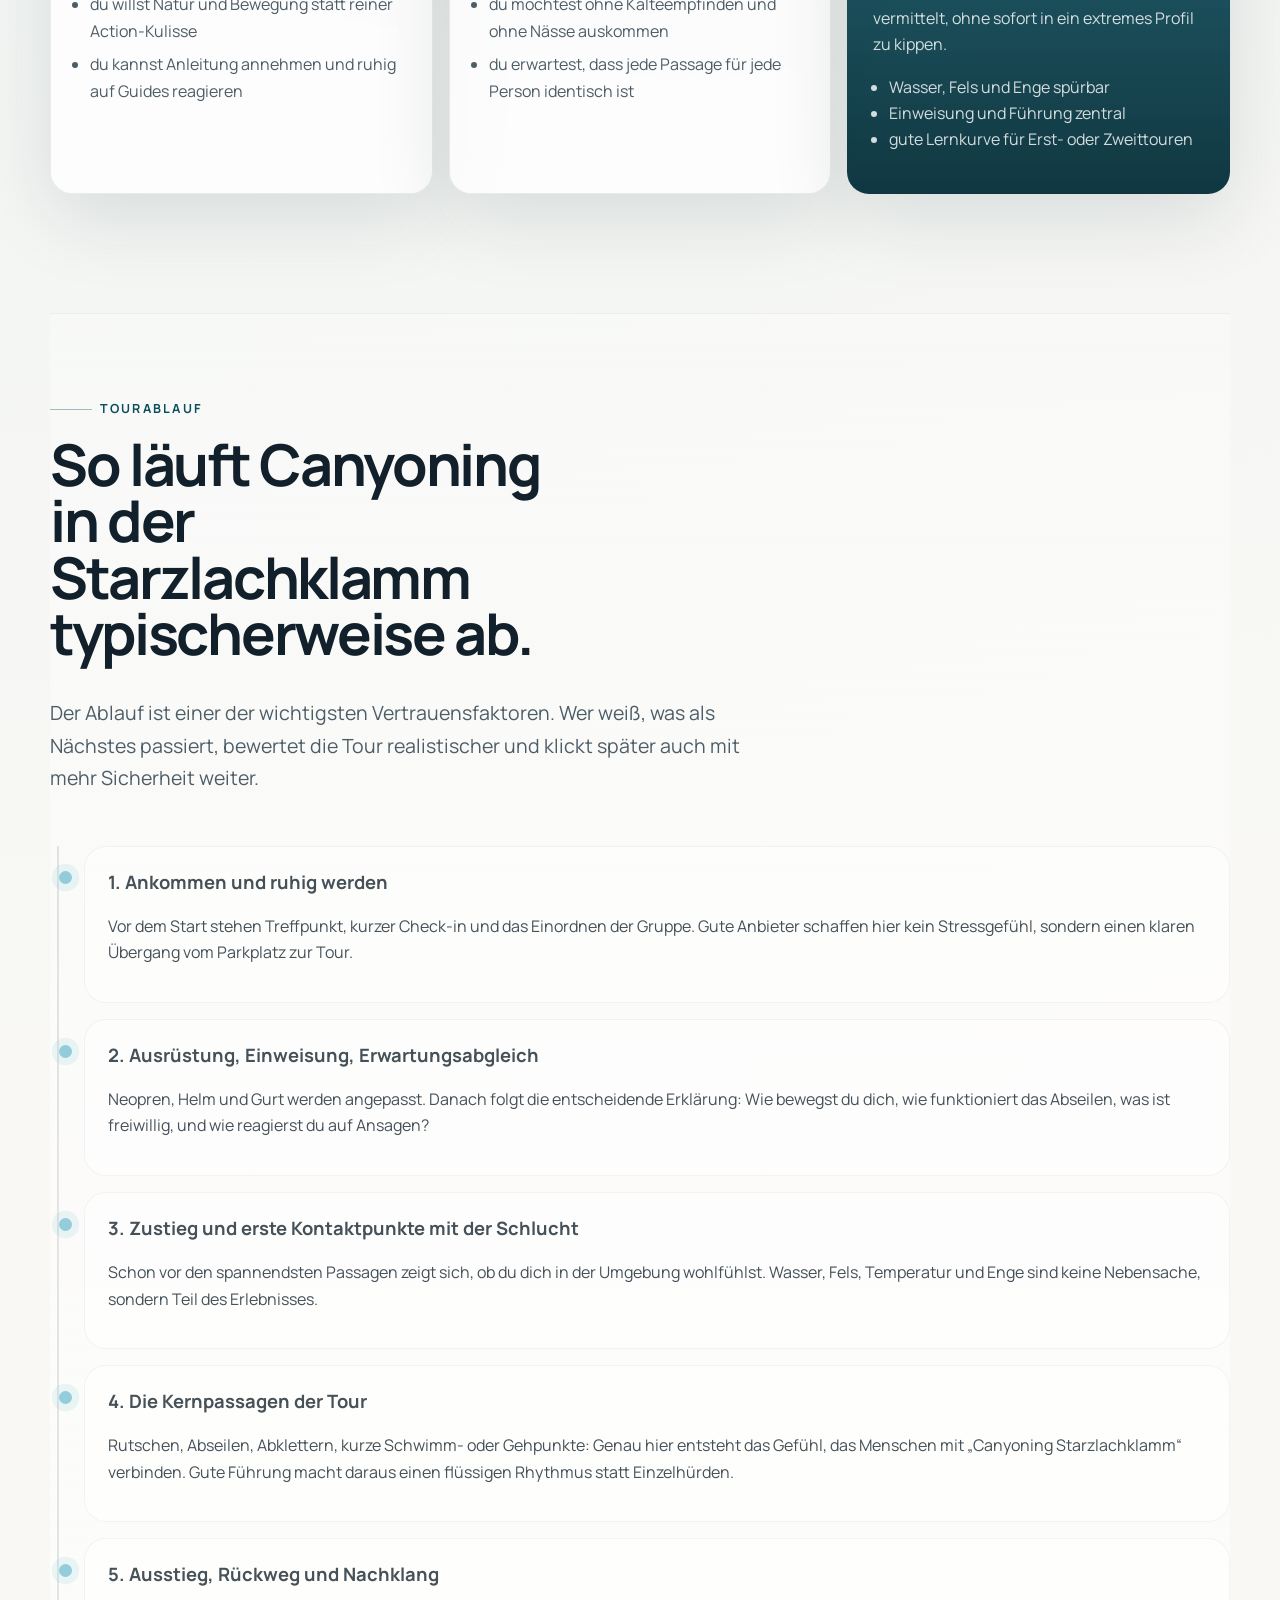
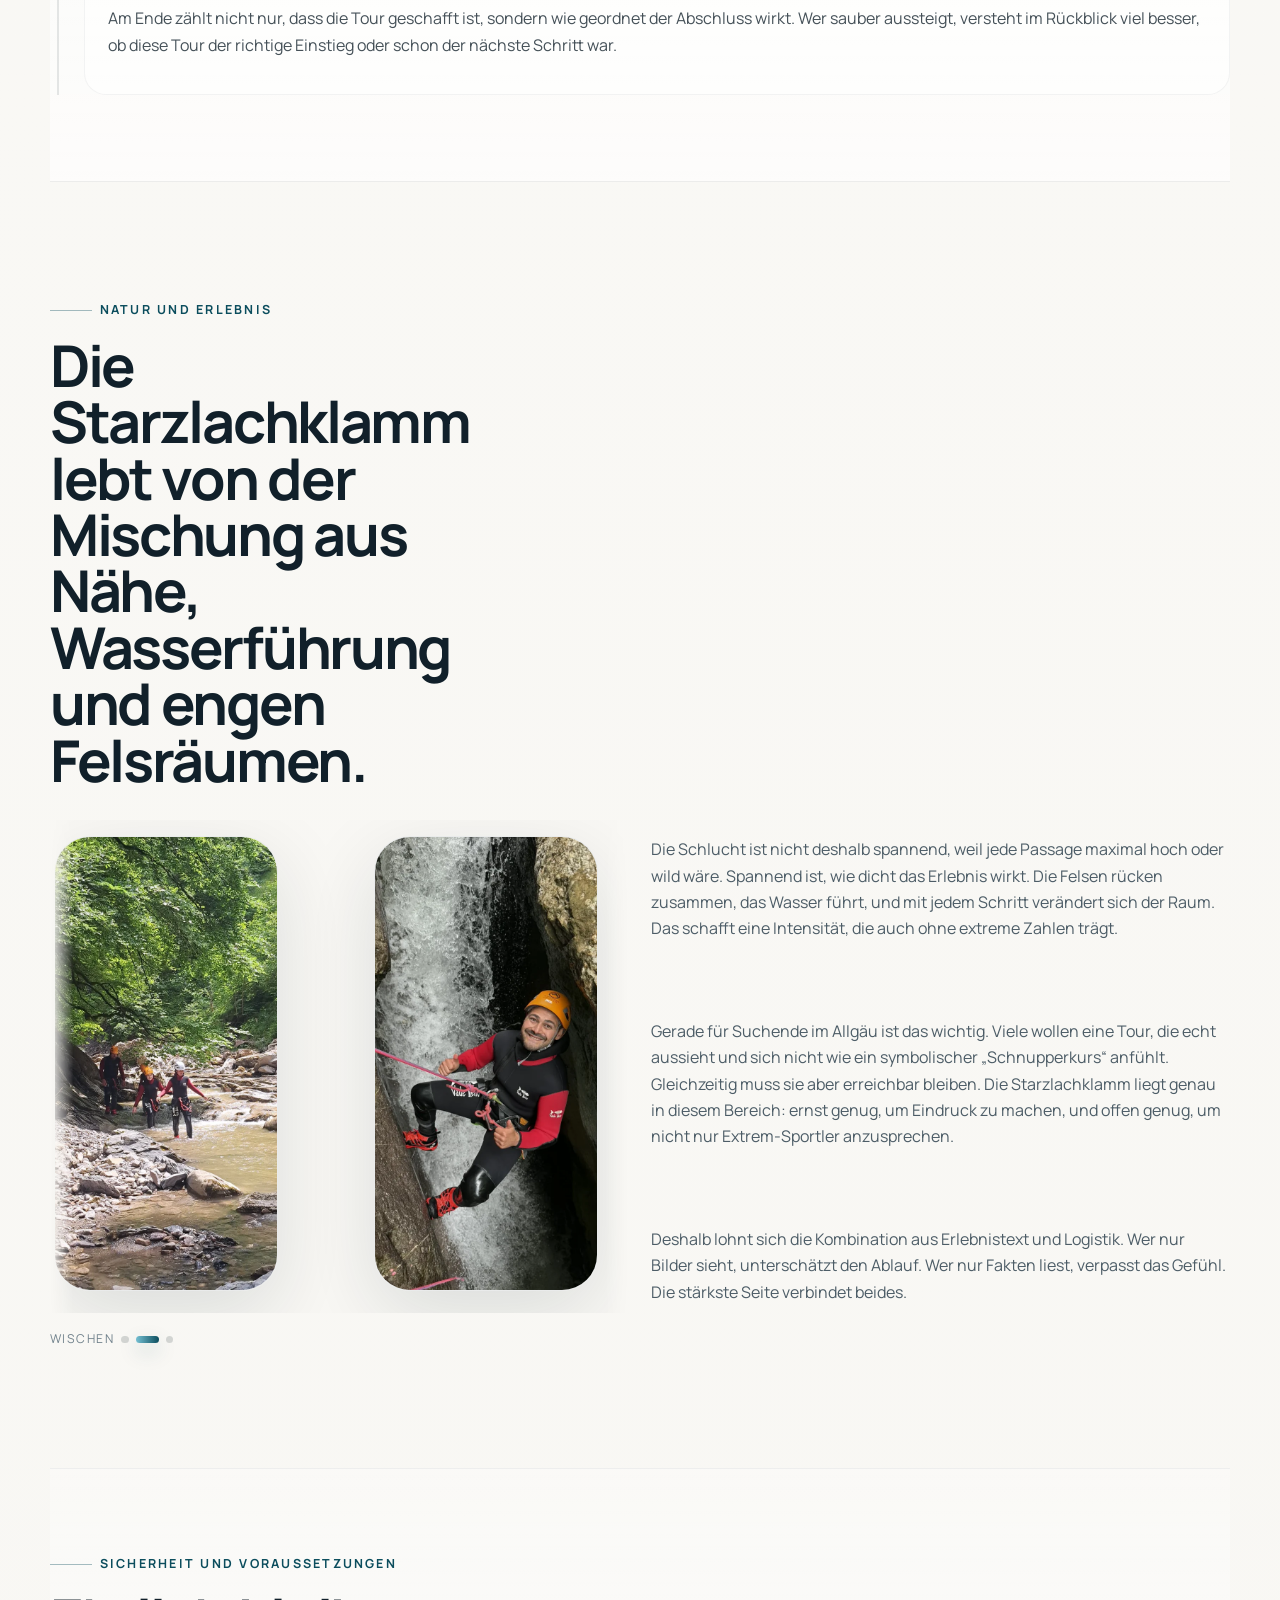
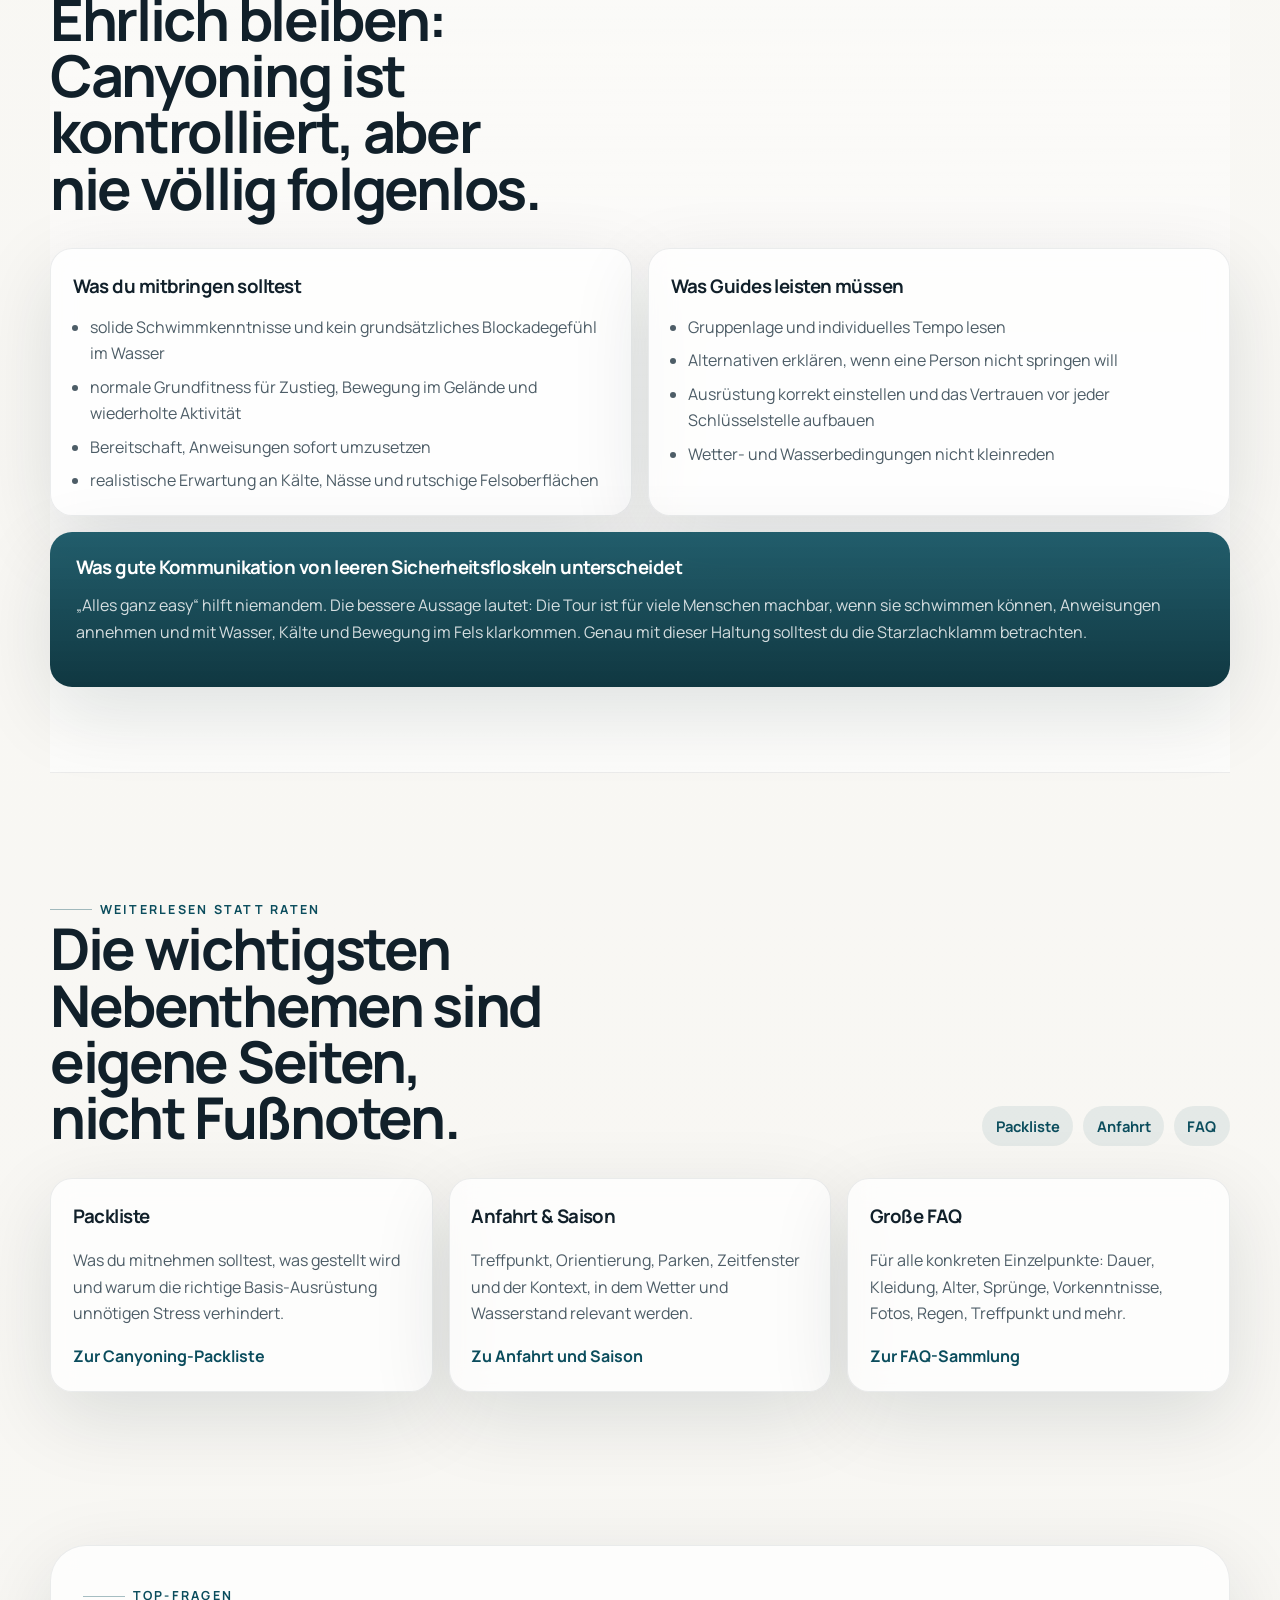
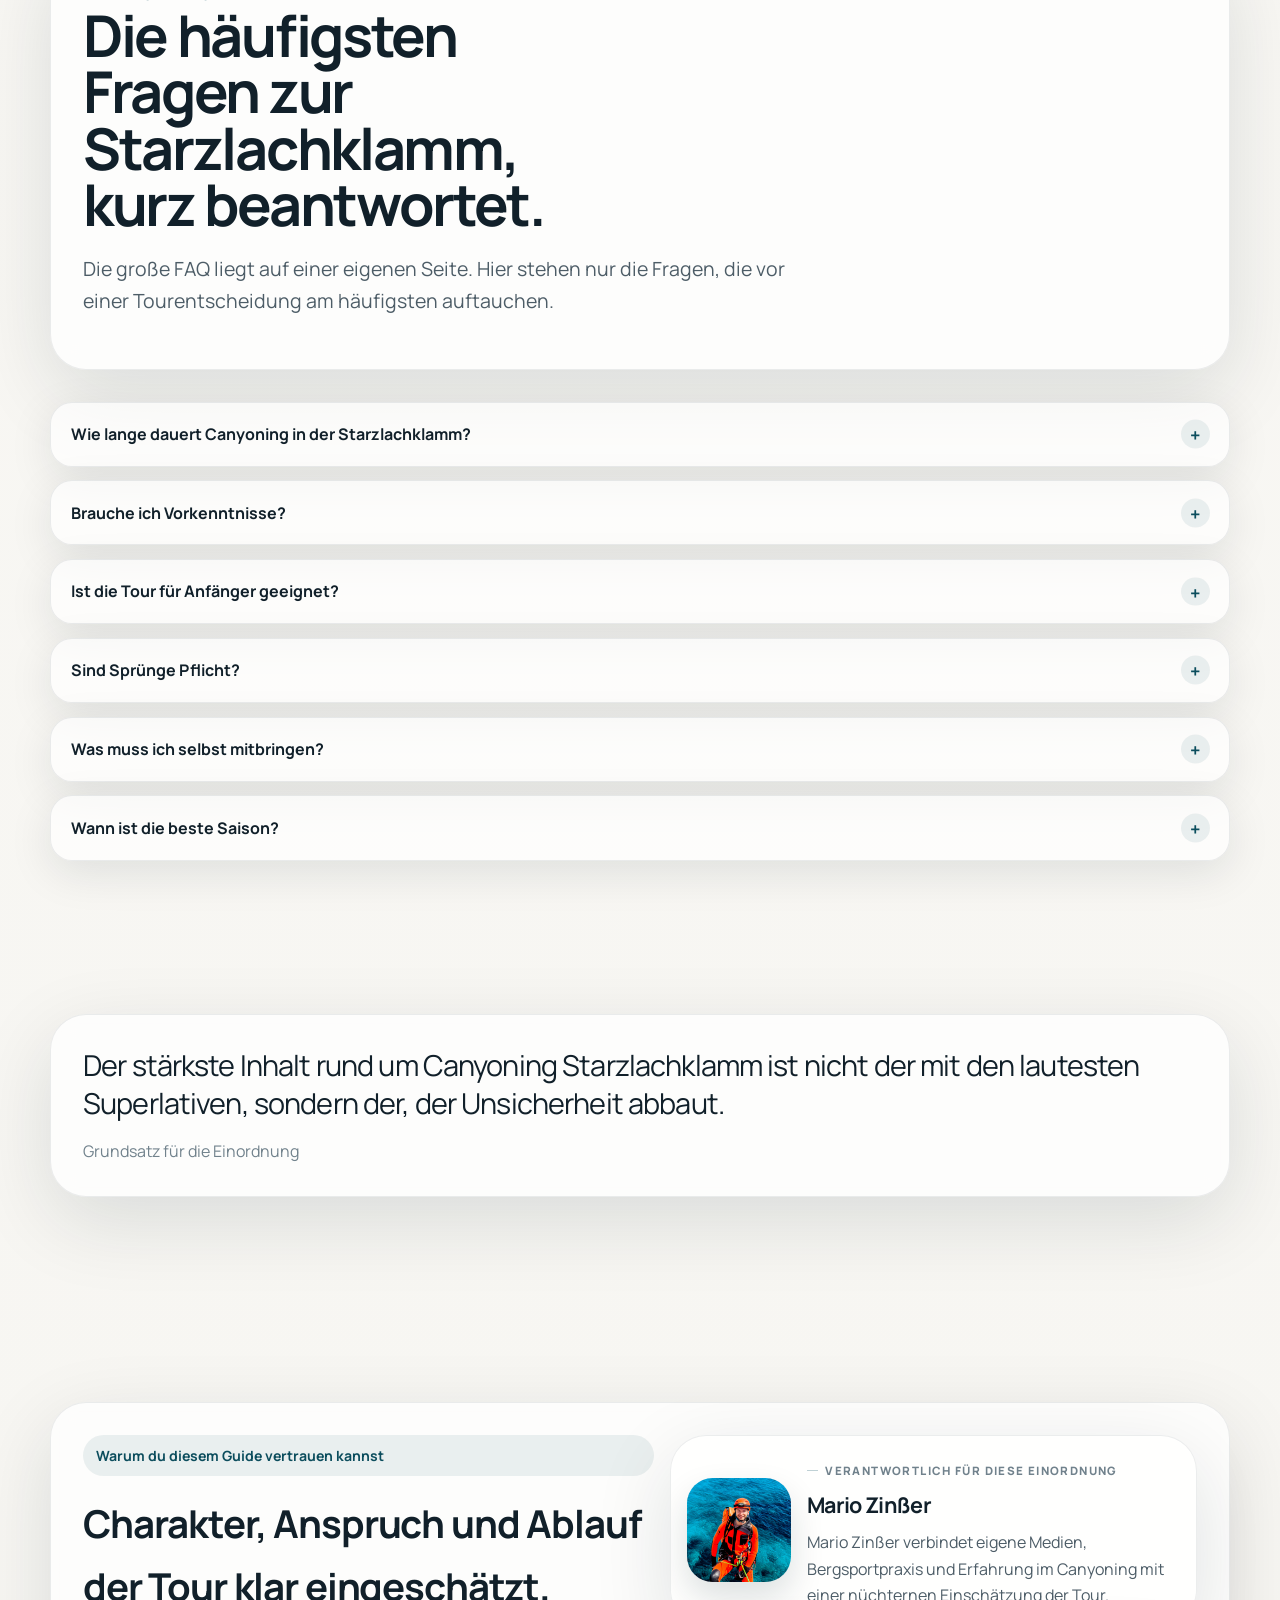
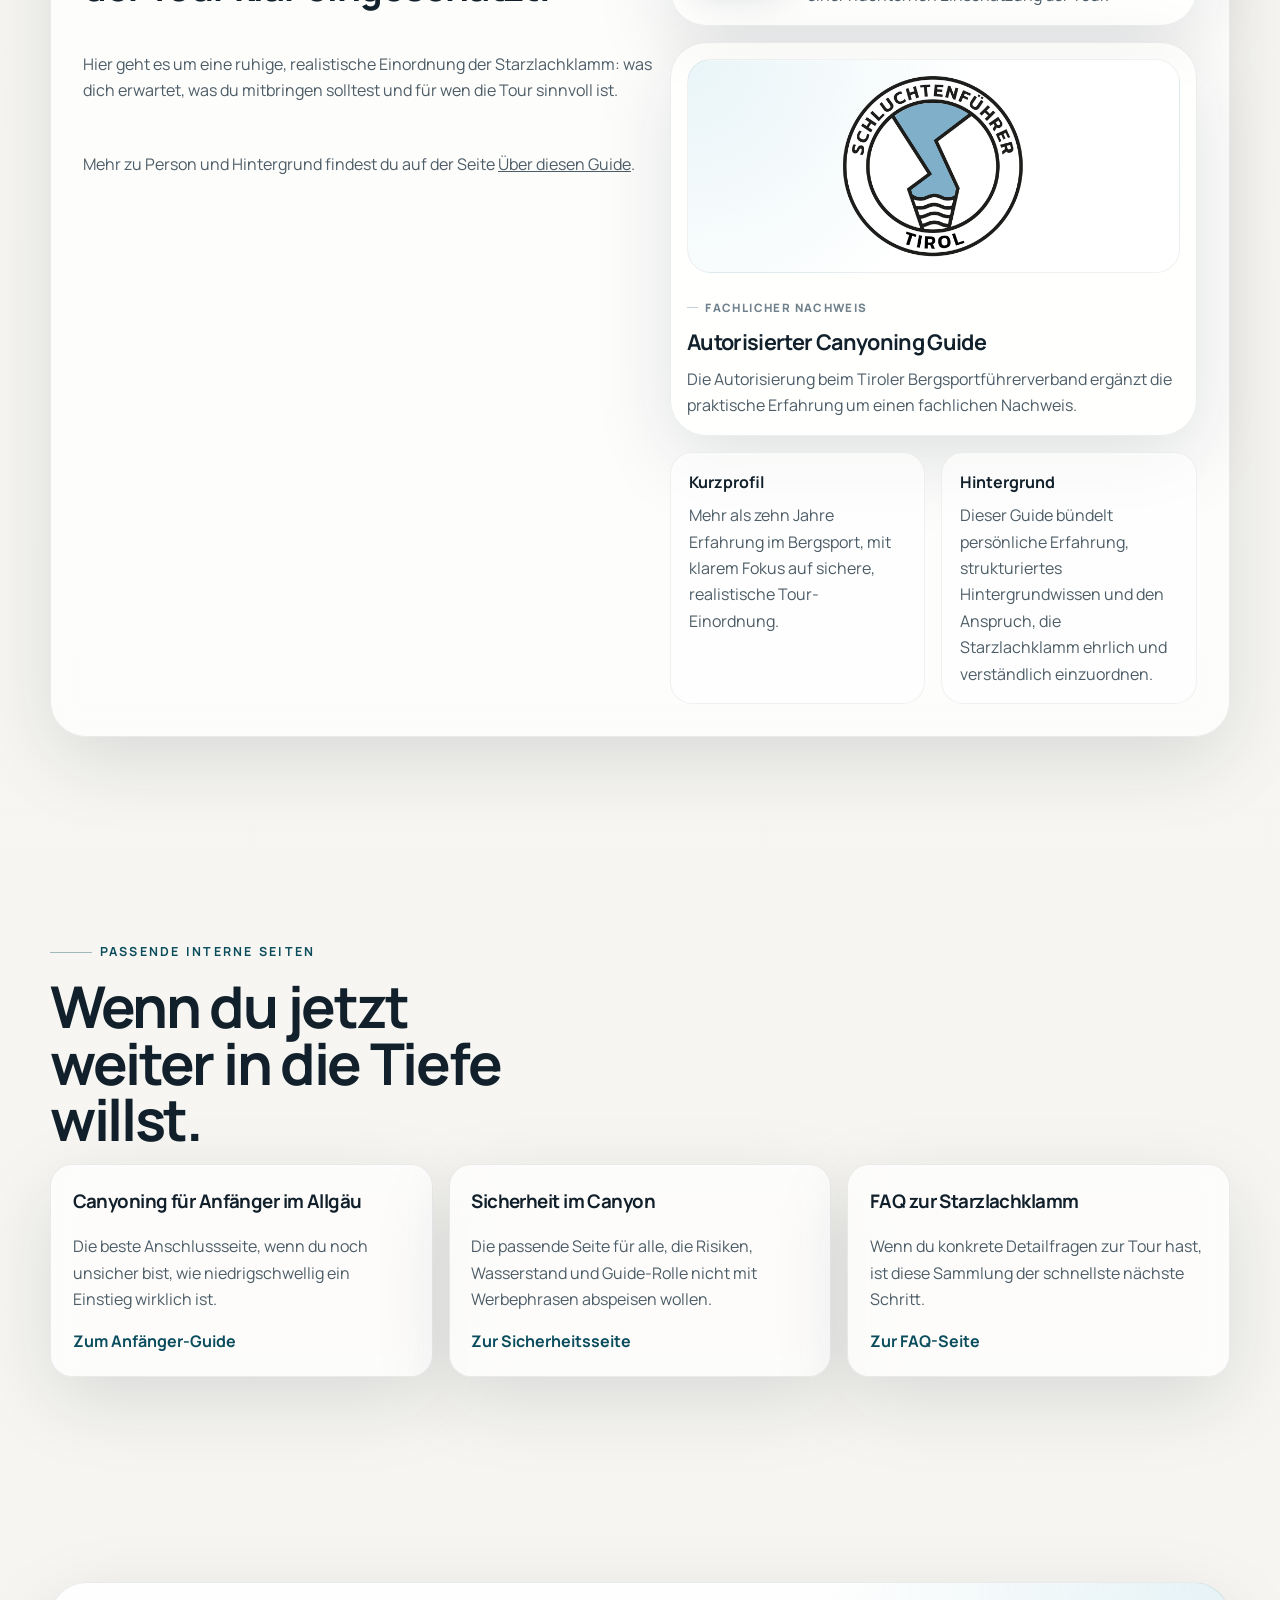
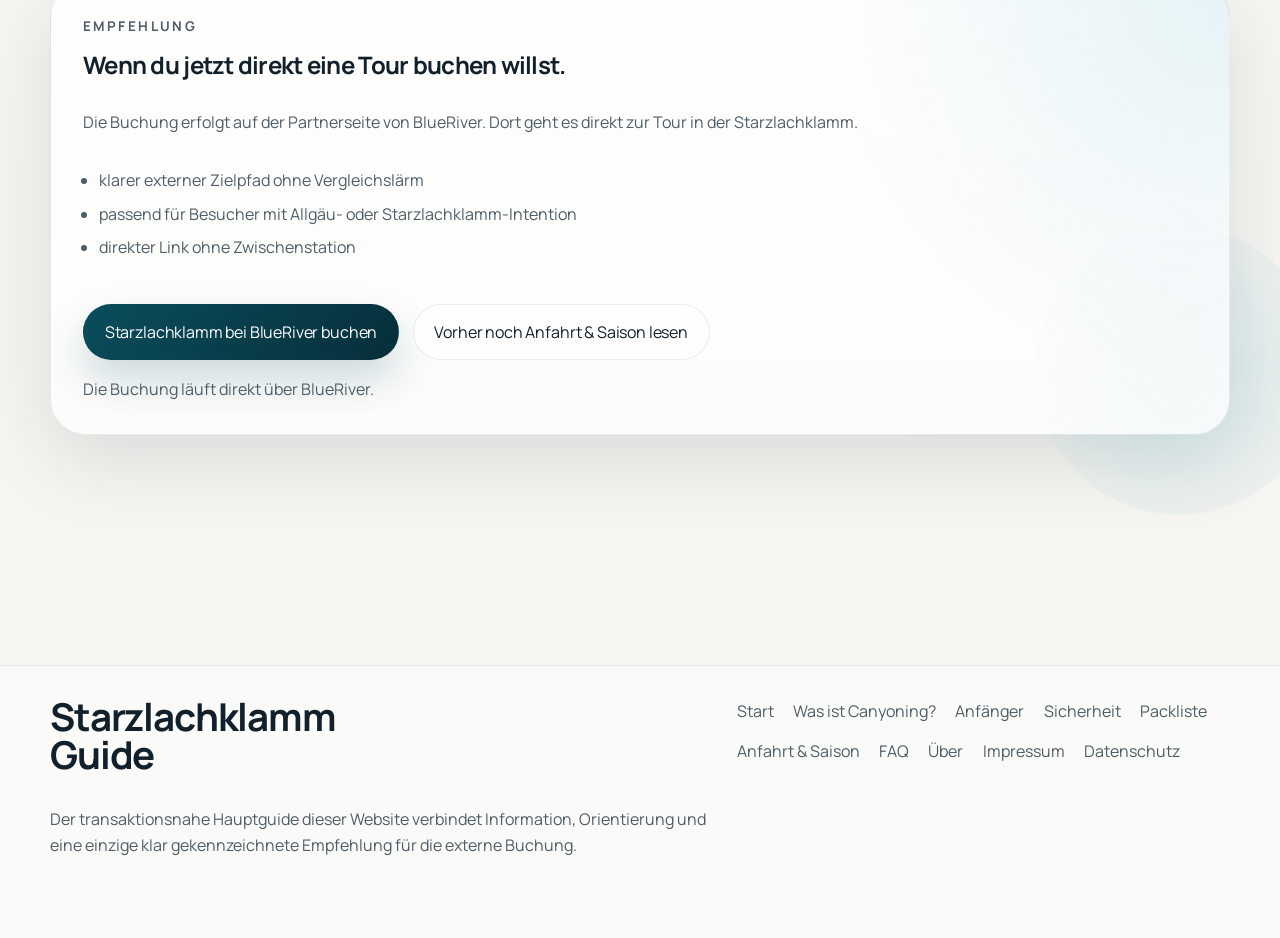
<file: canyoning-starzlachklamm/index.html>
<!doctype html>
<html lang="de">
<head>
  <meta charset="utf-8">
  <meta name="viewport" content="width=device-width, initial-scale=1">
  <title>Canyoning Starzlachklamm im Allgäu: Guide, Ablauf und empfohlene Tour</title>
  <meta name="description" content="Ausführlicher Guide zu Canyoning in der Starzlachklamm im Allgäu: Für wen die Tour passt, wie sie abläuft, was du brauchst und wo du transparent weiter zur Tour gelangst.">
  <link rel="canonical" href="https://mario-zinsser.com/canyoning-starzlachklamm/">
  <meta property="og:type" content="article">
  <meta property="og:title" content="Canyoning Starzlachklamm im Allgäu: Guide, Ablauf und empfohlene Tour">
  <meta property="og:description" content="Die zentrale Seite für Suchende mit Fokus auf Starzlachklamm: Dauer, Voraussetzungen, Sicherheit, Anfahrt, FAQ und klare Empfehlung.">
  <meta property="og:url" content="https://mario-zinsser.com/canyoning-starzlachklamm/">
  <meta property="og:image" content="https://mario-zinsser.com/assets/img/optimized/starze_image_02-1280.webp">
  <meta name="twitter:card" content="summary_large_image">
  <meta name="twitter:title" content="Canyoning Starzlachklamm im Allgäu">
  <meta name="twitter:description" content="Ausführlicher Guide zur Starzlachklamm mit Tourfokus, FAQ, Ablauf und transparenter Empfehlung.">
  <link rel="stylesheet" href="../assets/css/site.css">
  <script type="application/ld+json">
    {
      "@context": "https://schema.org",
      "@graph": [
        {
          "@type": "WebPage",
          "name": "Canyoning Starzlachklamm im Allgäu",
          "url": "https://mario-zinsser.com/canyoning-starzlachklamm/",
          "description": "Ausführlicher Guide zur Starzlachklamm mit Tourablauf, Anforderungen, FAQ und empfohlener Tour.",
          "inLanguage": "de"
        },
        {
          "@type": "BreadcrumbList",
          "itemListElement": [
            {
              "@type": "ListItem",
              "position": 1,
              "name": "Start",
              "item": "https://mario-zinsser.com/"
            },
            {
              "@type": "ListItem",
              "position": 2,
              "name": "Canyoning Starzlachklamm",
              "item": "https://mario-zinsser.com/canyoning-starzlachklamm/"
            }
          ]
        },
        {
          "@type": "VideoObject",
          "name": "Canyoning in der Starzlachklamm",
          "description": "Kurzes Hochformat-Video als Beleg für das Erlebnis in der Schlucht.",
          "contentUrl": "https://mario-zinsser.com/media/starze_video_01.mp4",
          "thumbnailUrl": "https://mario-zinsser.com/assets/img/optimized/starze_video_01-poster.webp",
          "uploadDate": "2026-03-01"
        }
      ]
    }
  </script>
</head>
<body>
  <a class="skip-link" href="#main-content">Zum Inhalt springen</a>
  <header class="site-header">
    <div class="site-header__inner">
      <a class="brand" href="../" aria-label="Startseite Starzlachklamm Guide">
        <span class="brand__mark" aria-hidden="true"></span>
        <span class="brand__text">
          <span class="brand__eyebrow">Canyoning Guide</span>
          <span class="brand__title">Starzlachklamm Guide</span>
        </span>
      </a>
      <nav class="nav-panel" data-nav-panel aria-label="Hauptnavigation" id="navigation">
        <div class="nav-links">
          <a data-nav-link href="../">Start</a>
          <a data-nav-link href="../canyoning-starzlachklamm/">Starzlachklamm</a>
          <a data-nav-link href="../canyoning-sicherheit/">Sicherheit</a>
          <a data-nav-link href="../canyoning-packliste/">Packliste</a>
          <a data-nav-link href="../starzlachklamm-faq/">FAQ</a>
          <a data-nav-link href="../ueber/">Über</a>
        </div>
        <a class="header-cta" href="#empfehlung">Zur Empfehlung</a>
      </nav>
      <button class="nav-toggle" type="button" data-nav-toggle aria-expanded="false" aria-controls="navigation">
        <span class="visually-hidden">Menü öffnen</span>
        <span class="nav-toggle__bar" aria-hidden="true"></span>
        <span class="nav-toggle__bar" aria-hidden="true"></span>
        <span class="nav-toggle__bar" aria-hidden="true"></span>
      </button>
    </div>
  </header>

  <nav class="breadcrumbs" aria-label="Breadcrumb">
    <ol>
      <li><a href="../">Start</a></li>
      <li>Canyoning Starzlachklamm</li>
    </ol>
  </nav>

  <main id="main-content" class="main-content">
    <section class="hero hero--split" data-hero-depth>
      <div class="hero__content" data-reveal data-hero-layer="content">
        <span class="eyebrow">Starzlachklamm im Überblick</span>
        <h1>Canyoning in der <em>Starzlachklamm</em> im Allgäu.</h1>
        <p class="hero__lead">Wenn du konkret wissen willst, ob die Starzlachklamm zu dir passt, findest du hier alles Wichtige zu Charakter, Schwierigkeit, Ablauf, Voraussetzungen, Packliste, Anfahrt und Tourmöglichkeit.</p>
        <div class="hero__actions">
          <a class="button button--primary" href="#quick-facts">Tour in 60 Sekunden einordnen</a>
          <a class="button button--secondary" href="../starzlachklamm-faq/">Zur großen FAQ</a>
        </div>
        <div class="hero__meta">
          <span class="meta-chip">Suchfokus: canyoning starzlachklamm</span>
          <span class="meta-chip">Dauer: ca. 3 bis 5 Stunden</span>
          <span class="meta-chip">Niveau: leicht bis mittel</span>
        </div>
      </div>

      <div class="hero__media hero__media--stacked" data-reveal data-hero-layer="media">
        <figure class="figure-card" data-tilt>
          <img src="../assets/img/optimized/starze_image_02-1280.webp" alt="Canyoning-Gruppe in der Starzlachklamm beim Rutschen durch Wasser" width="1600" height="1200" fetchpriority="high">
          <figcaption>Das Erlebnis ist dynamisch, aber nicht chaotisch. Genau diese Mischung macht die Starzlachklamm für viele Interessierte im Allgäu so relevant.</figcaption>
        </figure>
        <article class="video-card">
          <video controls muted playsinline preload="metadata" poster="../assets/img/optimized/starze_video_01-poster.webp">
            <source src="../media/starze_video_01.mp4" type="video/mp4">
          </video>
          <div class="video-card__body">
            <strong>Kurzes Reel aus der Schlucht</strong>
            <p class="video-card__label">Das Video läuft bewusst nicht vollflächig im Hintergrund, sondern als fokussiertes Beweismedium neben dem Text.</p>
          </div>
        </article>
      </div>
    </section>

    <section id="quick-facts" class="section section--tint">
      <div class="section__inner">
        <div class="section-head">
          <span class="eyebrow">Schnelle Einordnung</span>
          <h2 class="section-title">Passt die Starzlachklamm grundsätzlich zu dir?</h2>
          <p class="section-lead">Für viele Suchende ist nicht der schönste Werbesatz entscheidend, sondern eine schnelle und ehrliche Antwort auf drei Punkte: Zeit, Anforderungen und Abenteuer-Level.</p>
        </div>
        <div class="fact-grid">
          <article class="fact-card" data-reveal>
            <strong>3–5 h</strong>
            <span>Mit Einweisung, Umziehen, Zustieg, Schlucht und Rückweg ist die Tour meist als halber Tag zu denken.</span>
          </article>
          <article class="fact-card" data-reveal>
            <strong>14+</strong>
            <span>Für Jugendliche und Erwachsene mit guten Schwimmkenntnissen und normaler Grundfitness realistisch.</span>
          </article>
          <article class="fact-card" data-reveal>
            <strong>Level 1–2</strong>
            <span>Einsteigerfreundlich bis moderat. Technik und Wassergefühl sind wichtiger als Kraft oder Extrem-Erfahrung.</span>
          </article>
          <article class="fact-card" data-reveal>
            <strong>Freiwillig</strong>
            <span>Sprünge sind nicht der Kern der Tour. Gute Guides bieten Linien, Alternativen und klare Einweisung.</span>
          </article>
        </div>
      </div>
    </section>

    <section class="section">
      <div class="section__inner">
        <div class="section-head section-head--split">
          <div>
            <span class="eyebrow">Für wen geeignet?</span>
            <h2 class="section-title">Die Tour passt gut, wenn du Wasser magst und nicht nach einer Show für Extremsport suchst.</h2>
          </div>
          <a class="button button--secondary" href="../canyoning-allgaeu-anfaenger/">Mehr für Einsteiger</a>
        </div>

        <div class="card-grid">
          <article class="info-card span-4" data-reveal data-tilt>
            <h3>Gut geeignet</h3>
            <ul>
              <li>du kannst sicher schwimmen und fühlst dich im Wasser nicht blockiert</li>
              <li>du willst Natur und Bewegung statt reiner Action-Kulisse</li>
              <li>du kannst Anleitung annehmen und ruhig auf Guides reagieren</li>
            </ul>
          </article>
          <article class="info-card span-4" data-reveal data-tilt>
            <h3>Eher grenzwertig</h3>
            <ul>
              <li>du suchst ausschließlich sehr hohe Sprünge und maximale Härte</li>
              <li>du möchtest ohne Kälteempfinden und ohne Nässe auskommen</li>
              <li>du erwartest, dass jede Passage für jede Person identisch ist</li>
            </ul>
          </article>
          <article class="feature-callout span-4" data-reveal>
            <h3 class="feature-callout__title">Wichtiger Punkt</h3>
            <p>Viele Anfragen scheitern nicht an Fitness, sondern an unklaren Erwartungen. Die Starzlachklamm ist stark, weil sie Abenteuer vermittelt, ohne sofort in ein extremes Profil zu kippen.</p>
            <ul>
              <li>Wasser, Fels und Enge spürbar</li>
              <li>Einweisung und Führung zentral</li>
              <li>gute Lernkurve für Erst- oder Zweittouren</li>
            </ul>
          </article>
        </div>
      </div>
    </section>

    <section class="section section--tint">
      <div class="section__inner" data-scroll-progress>
        <div class="section-head">
          <span class="eyebrow">Tourablauf</span>
          <h2 class="section-title">So läuft Canyoning in der Starzlachklamm typischerweise ab.</h2>
          <p class="section-lead">Der Ablauf ist einer der wichtigsten Vertrauensfaktoren. Wer weiß, was als Nächstes passiert, bewertet die Tour realistischer und klickt später auch mit mehr Sicherheit weiter.</p>
        </div>
        <div class="timeline">
          <article class="timeline-step" data-reveal data-timeline-step>
            <h3>1. Ankommen und ruhig werden</h3>
            <p>Vor dem Start stehen Treffpunkt, kurzer Check-in und das Einordnen der Gruppe. Gute Anbieter schaffen hier kein Stressgefühl, sondern einen klaren Übergang vom Parkplatz zur Tour.</p>
          </article>
          <article class="timeline-step" data-reveal data-timeline-step>
            <h3>2. Ausrüstung, Einweisung, Erwartungsabgleich</h3>
            <p>Neopren, Helm und Gurt werden angepasst. Danach folgt die entscheidende Erklärung: Wie bewegst du dich, wie funktioniert das Abseilen, was ist freiwillig, und wie reagierst du auf Ansagen?</p>
          </article>
          <article class="timeline-step" data-reveal data-timeline-step>
            <h3>3. Zustieg und erste Kontaktpunkte mit der Schlucht</h3>
            <p>Schon vor den spannendsten Passagen zeigt sich, ob du dich in der Umgebung wohlfühlst. Wasser, Fels, Temperatur und Enge sind keine Nebensache, sondern Teil des Erlebnisses.</p>
          </article>
          <article class="timeline-step" data-reveal data-timeline-step>
            <h3>4. Die Kernpassagen der Tour</h3>
            <p>Rutschen, Abseilen, Abklettern, kurze Schwimm- oder Gehpunkte: Genau hier entsteht das Gefühl, das Menschen mit „Canyoning Starzlachklamm“ verbinden. Gute Führung macht daraus einen flüssigen Rhythmus statt Einzelhürden.</p>
          </article>
          <article class="timeline-step" data-reveal data-timeline-step>
            <h3>5. Ausstieg, Rückweg und Nachklang</h3>
            <p>Am Ende zählt nicht nur, dass die Tour geschafft ist, sondern wie geordnet der Abschluss wirkt. Wer sauber aussteigt, versteht im Rückblick viel besser, ob diese Tour der richtige Einstieg oder schon der nächste Schritt war.</p>
          </article>
        </div>
      </div>
    </section>

    <section class="section">
      <div class="section__inner">
        <div class="section-head">
          <span class="eyebrow">Natur und Erlebnis</span>
          <h2 class="section-title">Die Starzlachklamm lebt von der Mischung aus Nähe, Wasserführung und engen Felsräumen.</h2>
        </div>
        <div class="split-layout split-layout--balanced">
          <div class="media-panel" data-reveal>
            <div class="photo-rail" data-gallery-snap>
              <figure class="figure-card">
                <img src="../assets/img/optimized/starze_image_01-960.webp" alt="Drei Canyoning-Teilnehmer bewegen sich durch den Bachlauf in der Starzlachklamm" width="1200" height="1600" loading="lazy">
                <figcaption>Es gibt Passagen, in denen die Tour fast meditativ wirkt, bevor wieder mehr Dynamik hineinkommt.</figcaption>
              </figure>
              <figure class="figure-card">
                <img src="../assets/img/optimized/starze_image_04-960.webp" alt="Mann beim Canyoning in einer engen Felsrinne mit Wasser" width="1071" height="1428" loading="lazy">
                <figcaption>Das direkte Wassererlebnis ist ein zentraler Unterschied zu vielen klassischen Bergsport-Aktivitäten.</figcaption>
              </figure>
              <figure class="figure-card">
                <img src="../assets/img/optimized/starze_image_10-960.webp" alt="Abseilszene an einem Wasserfall in der Starzlachklamm" width="1200" height="1600" loading="lazy">
                <figcaption>Abseilen bringt Technik und Vertrauen zusammen. Genau hier trennt sich gutes Guiding von bloßem Durchschleusen.</figcaption>
              </figure>
            </div>
            <div class="gallery-indicators" data-gallery-indicators="0" data-hint="Wischen" aria-hidden="true"></div>
          </div>
          <div class="article-prose" data-reveal>
            <p>Die Schlucht ist nicht deshalb spannend, weil jede Passage maximal hoch oder wild wäre. Spannend ist, wie dicht das Erlebnis wirkt. Die Felsen rücken zusammen, das Wasser führt, und mit jedem Schritt verändert sich der Raum. Das schafft eine Intensität, die auch ohne extreme Zahlen trägt.</p>
            <p>Gerade für Suchende im Allgäu ist das wichtig. Viele wollen eine Tour, die echt aussieht und sich nicht wie ein symbolischer „Schnupperkurs“ anfühlt. Gleichzeitig muss sie aber erreichbar bleiben. Die Starzlachklamm liegt genau in diesem Bereich: ernst genug, um Eindruck zu machen, und offen genug, um nicht nur Extrem-Sportler anzusprechen.</p>
            <p>Deshalb lohnt sich die Kombination aus Erlebnistext und Logistik. Wer nur Bilder sieht, unterschätzt den Ablauf. Wer nur Fakten liest, verpasst das Gefühl. Die stärkste Seite verbindet beides.</p>
          </div>
        </div>
      </div>
    </section>

    <section class="section section--tint">
      <div class="section__inner">
        <div class="section-head">
          <span class="eyebrow">Sicherheit und Voraussetzungen</span>
          <h2 class="section-title">Ehrlich bleiben: Canyoning ist kontrolliert, aber nie völlig folgenlos.</h2>
        </div>
        <div class="card-grid">
          <article class="story-card span-6" data-reveal>
            <h3>Was du mitbringen solltest</h3>
            <ul>
              <li>solide Schwimmkenntnisse und kein grundsätzliches Blockadegefühl im Wasser</li>
              <li>normale Grundfitness für Zustieg, Bewegung im Gelände und wiederholte Aktivität</li>
              <li>Bereitschaft, Anweisungen sofort umzusetzen</li>
              <li>realistische Erwartung an Kälte, Nässe und rutschige Felsoberflächen</li>
            </ul>
          </article>
          <article class="story-card span-6" data-reveal>
            <h3>Was Guides leisten müssen</h3>
            <ul>
              <li>Gruppenlage und individuelles Tempo lesen</li>
              <li>Alternativen erklären, wenn eine Person nicht springen will</li>
              <li>Ausrüstung korrekt einstellen und das Vertrauen vor jeder Schlüsselstelle aufbauen</li>
              <li>Wetter- und Wasserbedingungen nicht kleinreden</li>
            </ul>
          </article>
          <article class="feature-callout span-12" data-reveal>
            <h3 class="feature-callout__title">Was gute Kommunikation von leeren Sicherheitsfloskeln unterscheidet</h3>
            <p>„Alles ganz easy“ hilft niemandem. Die bessere Aussage lautet: Die Tour ist für viele Menschen machbar, wenn sie schwimmen können, Anweisungen annehmen und mit Wasser, Kälte und Bewegung im Fels klarkommen. Genau mit dieser Haltung solltest du die Starzlachklamm betrachten.</p>
          </article>
        </div>
      </div>
    </section>

    <section class="section">
      <div class="section__inner">
        <div class="section-head section-head--split">
          <div>
            <span class="eyebrow">Weiterlesen statt raten</span>
            <h2 class="section-title">Die wichtigsten Nebenthemen sind eigene Seiten, nicht Fußnoten.</h2>
          </div>
          <div class="pill-row">
            <span class="pill">Packliste</span>
            <span class="pill">Anfahrt</span>
            <span class="pill">FAQ</span>
          </div>
        </div>
        <div class="card-grid">
          <article class="info-card span-4" data-reveal data-tilt>
            <h3>Packliste</h3>
            <p>Was du mitnehmen solltest, was gestellt wird und warum die richtige Basis-Ausrüstung unnötigen Stress verhindert.</p>
            <a href="../canyoning-packliste/">Zur Canyoning-Packliste</a>
          </article>
          <article class="info-card span-4" data-reveal data-tilt>
            <h3>Anfahrt &amp; Saison</h3>
            <p>Treffpunkt, Orientierung, Parken, Zeitfenster und der Kontext, in dem Wetter und Wasserstand relevant werden.</p>
            <a href="../starzlachklamm-anfahrt-saison/">Zu Anfahrt und Saison</a>
          </article>
          <article class="info-card span-4" data-reveal data-tilt>
            <h3>Große FAQ</h3>
            <p>Für alle konkreten Einzelpunkte: Dauer, Kleidung, Alter, Sprünge, Vorkenntnisse, Fotos, Regen, Treffpunkt und mehr.</p>
            <a href="../starzlachklamm-faq/">Zur FAQ-Sammlung</a>
          </article>
        </div>
      </div>
    </section>

    <section class="section section--tight">
      <div class="section__inner">
        <div class="faq-intro" data-reveal>
          <span class="eyebrow">Top-Fragen</span>
          <h2 class="section-title">Die häufigsten Fragen zur Starzlachklamm, kurz beantwortet.</h2>
          <p class="section-lead">Die große FAQ liegt auf einer eigenen Seite. Hier stehen nur die Fragen, die vor einer Tourentscheidung am häufigsten auftauchen.</p>
        </div>
        <div class="faq-list" data-accordion-scope>
          <details data-accordion>
            <summary data-accordion-trigger>Wie lange dauert Canyoning in der Starzlachklamm?</summary>
            <div class="faq-answer" data-accordion-panel>
              <p>Meist solltest du mit einem halben Tag rechnen. Dazu gehören Ankommen, Einweisung, Ausrüstung, Zustieg, die eigentliche Schlucht und der Rückweg.</p>
            </div>
          </details>
          <details data-accordion>
            <summary data-accordion-trigger>Brauche ich Vorkenntnisse?</summary>
            <div class="faq-answer" data-accordion-panel>
              <p>Technische Vorkenntnisse sind für viele Angebote nicht nötig. Wichtiger sind gute Schwimmkenntnisse, ruhiges Verhalten im Wasser und die Bereitschaft, Anweisungen umzusetzen.</p>
            </div>
          </details>
          <details data-accordion>
            <summary data-accordion-trigger>Ist die Tour für Anfänger geeignet?</summary>
            <div class="faq-answer" data-accordion-panel>
              <p>Ja, oft schon. Aber „für Anfänger geeignet“ heißt nicht automatisch bequem. Kälte, Enge, Wasser und Bewegung im Fels bleiben reale Faktoren.</p>
            </div>
          </details>
          <details data-accordion>
            <summary data-accordion-trigger>Sind Sprünge Pflicht?</summary>
            <div class="faq-answer" data-accordion-panel>
              <p>Nein. Gute Anbieter arbeiten mit Alternativen und erklären vorab, was optional ist und wo andere Linien möglich sind.</p>
            </div>
          </details>
          <details data-accordion>
            <summary data-accordion-trigger>Was muss ich selbst mitbringen?</summary>
            <div class="faq-answer" data-accordion-panel>
              <p>Typisch sind Badebekleidung, Handtuch, eventuell etwas für danach und je nach Anbieter Hinweise zu Schuhwerk oder Wechselwäsche. Die komplette Packliste findest du auf der eigenen Seite.</p>
            </div>
          </details>
          <details data-accordion>
            <summary data-accordion-trigger>Wann ist die beste Saison?</summary>
            <div class="faq-answer" data-accordion-panel>
              <p>Vor allem im wärmeren Teil des Jahres. Der konkrete Zeitraum hängt von Angebot, Bedingungen und Wasserführung ab. Die Übersichtsseite zu Anfahrt und Saison ordnet das genauer ein.</p>
            </div>
          </details>
        </div>
      </div>
    </section>

    <section class="section">
      <div class="section__inner">
        <div class="quote-card" data-reveal>
          <blockquote>Der stärkste Inhalt rund um Canyoning Starzlachklamm ist nicht der mit den lautesten Superlativen, sondern der, der Unsicherheit abbaut.</blockquote>
          <cite>Grundsatz für die Einordnung</cite>
        </div>
      </div>
    </section>

    <section class="section">
      <div class="section__inner">
        <div class="author-box" data-reveal>
          <div class="author-box__grid author-box__grid--trust">
            <div class="article-prose">
              <span class="author-box__badge">Warum du diesem Guide vertrauen kannst</span>
              <h2>Charakter, Anspruch und Ablauf der Tour klar eingeschätzt.</h2>
              <p>Hier geht es um eine ruhige, realistische Einordnung der Starzlachklamm: was dich erwartet, was du mitbringen solltest und für wen die Tour sinnvoll ist.</p>
              <p>Mehr zu Person und Hintergrund findest du auf der Seite <a href="../ueber/">Über diesen Guide</a>.</p>
            </div>
            <div class="author-aside" data-stagger>
              <article class="author-identity-card" data-stagger-item data-pressable data-sheen>
                <div class="author-portrait-wrap">
                  <img class="author-portrait" src="../assets/img/optimized/mario-768.jpg" alt="Mario Zinßer im orangefarbenen Canyoning-Anzug vor blauem Wasser" width="768" height="768" loading="lazy">
                </div>
                <div class="author-identity-copy">
                  <span class="author-kicker">Verantwortlich für diese Einordnung</span>
                  <h3>Mario Zinßer</h3>
                  <p>Mario Zinßer verbindet eigene Medien, Bergsportpraxis und Erfahrung im Canyoning mit einer nüchternen Einschätzung der Tour.</p>
                </div>
              </article>
              <article class="author-proof-card" data-stagger-item data-pressable data-sheen>
                <div class="author-proof-card__seal">
                  <img src="../assets/img/optimized/guide-720.png" alt="Abzeichen Schluchtenführer Tirol" width="720" height="682" loading="lazy">
                </div>
                <div class="author-proof-card__body">
                  <span class="author-kicker">Fachlicher Nachweis</span>
                  <h3>Autorisierter Canyoning Guide</h3>
                  <p>Die Autorisierung beim Tiroler Bergsportführerverband ergänzt die praktische Erfahrung um einen fachlichen Nachweis.</p>
                </div>
              </article>
              <div class="definition-grid definition-grid--compact" data-stagger-item>
                <dl>
                  <dt>Kurzprofil</dt>
                  <dd>Mehr als zehn Jahre Erfahrung im Bergsport, mit klarem Fokus auf sichere, realistische Tour-Einordnung.</dd>
                </dl>
                <dl>
                  <dt>Hintergrund</dt>
                  <dd>Dieser Guide bündelt persönliche Erfahrung, strukturiertes Hintergrundwissen und den Anspruch, die Starzlachklamm ehrlich und verständlich einzuordnen.</dd>
                </dl>
              </div>
            </div>
          </div>
        </div>
      </div>
    </section>

    <section class="section">
      <div class="section__inner">
        <div class="related-links">
          <div class="section-head">
            <span class="eyebrow">Passende interne Seiten</span>
            <h2 class="section-title">Wenn du jetzt weiter in die Tiefe willst.</h2>
          </div>
          <div class="card-grid">
            <article class="info-card span-4">
              <h3>Canyoning für Anfänger im Allgäu</h3>
              <p>Die beste Anschlussseite, wenn du noch unsicher bist, wie niedrigschwellig ein Einstieg wirklich ist.</p>
              <a href="../canyoning-allgaeu-anfaenger/">Zum Anfänger-Guide</a>
            </article>
            <article class="info-card span-4">
              <h3>Sicherheit im Canyon</h3>
              <p>Die passende Seite für alle, die Risiken, Wasserstand und Guide-Rolle nicht mit Werbephrasen abspeisen wollen.</p>
              <a href="../canyoning-sicherheit/">Zur Sicherheitsseite</a>
            </article>
            <article class="info-card span-4">
              <h3>FAQ zur Starzlachklamm</h3>
              <p>Wenn du konkrete Detailfragen zur Tour hast, ist diese Sammlung der schnellste nächste Schritt.</p>
              <a href="../starzlachklamm-faq/">Zur FAQ-Seite</a>
            </article>
          </div>
        </div>
      </div>
    </section>

    <section id="empfehlung" class="section">
      <div class="section__inner">
        <div class="recommendation" data-end-cta data-reveal>
          <p class="recommendation__eyebrow">Empfehlung</p>
          <h2>Wenn du jetzt direkt eine Tour buchen willst.</h2>
          <p>Die Buchung erfolgt auf der Partnerseite von BlueRiver. Dort geht es direkt zur Tour in der Starzlachklamm.</p>
          <ul class="recommendation__list">
            <li>klarer externer Zielpfad ohne Vergleichslärm</li>
            <li>passend für Besucher mit Allgäu- oder Starzlachklamm-Intention</li>
            <li>direkter Link ohne Zwischenstation</li>
          </ul>
          <div class="button-row">
            <a class="button button--primary" href="https://www.blueriver-canyoning.de/canyoning-starzlachklamm" target="_blank" rel="nofollow sponsored noopener">Starzlachklamm bei BlueRiver buchen</a>
            <a class="button button--secondary" href="../starzlachklamm-anfahrt-saison/">Vorher noch Anfahrt &amp; Saison lesen</a>
          </div>
          <p class="recommendation__note">Die Buchung läuft direkt über BlueRiver.</p>
        </div>
      </div>
    </section>
  </main>

  <footer class="site-footer">
    <div class="site-footer__inner">
      <div class="site-footer__grid">
        <div class="article-prose">
          <h2 class="section-title">Starzlachklamm Guide</h2>
          <p>Der transaktionsnahe Hauptguide dieser Website verbindet Information, Orientierung und eine einzige klar gekennzeichnete Empfehlung für die externe Buchung.</p>
        </div>
        <div class="article-prose">
          <div class="site-footer__links">
            <a href="../">Start</a>
            <a href="../was-ist-canyoning/">Was ist Canyoning?</a>
            <a href="../canyoning-allgaeu-anfaenger/">Anfänger</a>
            <a href="../canyoning-sicherheit/">Sicherheit</a>
            <a href="../canyoning-packliste/">Packliste</a>
            <a href="../starzlachklamm-anfahrt-saison/">Anfahrt &amp; Saison</a>
            <a href="../starzlachklamm-faq/">FAQ</a>
            <a href="../ueber/">Über</a>
            <a href="../impressum/">Impressum</a>
            <a href="../datenschutz/">Datenschutz</a>
          </div>
        </div>
      </div>
    </div>
  </footer>

  <a class="overlay-cta" data-overlay-cta href="https://www.blueriver-canyoning.de/canyoning-starzlachklamm" target="_blank" rel="nofollow sponsored noopener" aria-label="Starzlachklamm bei BlueRiver buchen">
    <span class="overlay-cta__label">
      <strong>Starzlachklamm bei BlueRiver buchen</strong>
      <small>Externe Buchung</small>
    </span>
  </a>

  <script>
    window.PAGE_CONFIG = {
      pageType: "pillar",
      slug: "canyoning-starzlachklamm",
      title: "Canyoning Starzlachklamm im Allgäu: Guide, Ablauf und empfohlene Tour",
      showStickyCta: true,
      showRecommendationBlock: true,
      breadcrumb: [
        { name: "Start", url: "https://mario-zinsser.com/" },
        { name: "Canyoning Starzlachklamm", url: "https://mario-zinsser.com/canyoning-starzlachklamm/" }
      ]
    };
  </script>
  <script src="../assets/js/analytics-config.js" defer></script>
  <script src="../assets/js/site.js" defer></script>
</body>
</html>
</file>
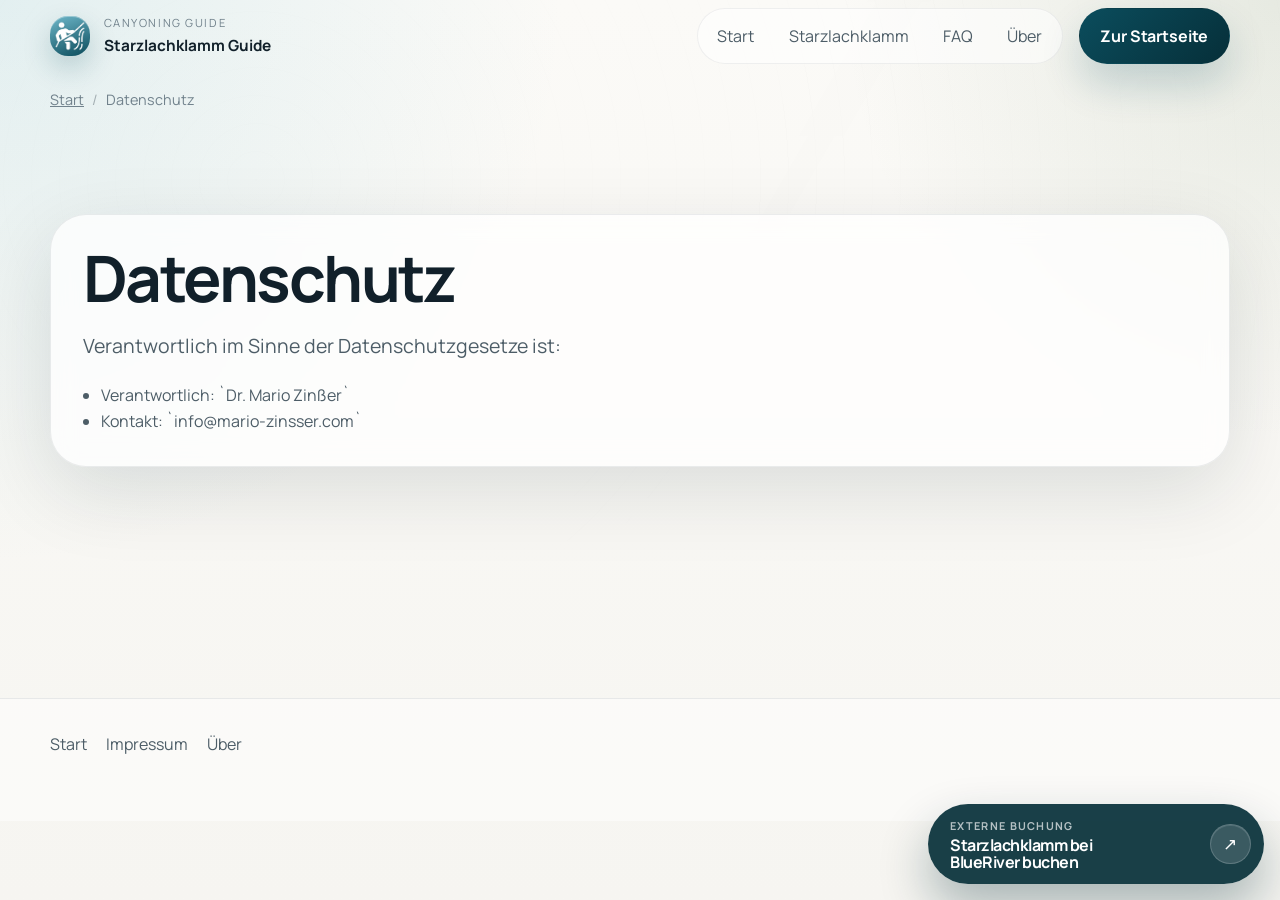
<file: datenschutz/index.html>
<!doctype html>
<html lang="de">
<head>
  <meta charset="utf-8">
  <meta name="viewport" content="width=device-width, initial-scale=1">
  <title>Datenschutz | Starzlachklamm Guide</title>
  <meta name="description" content="Datenschutzinformationen der Website Starzlachklamm Guide.">
  <link rel="canonical" href="https://mario-zinsser.com/datenschutz/">
  <meta property="og:type" content="website">
  <meta property="og:title" content="Datenschutz | Starzlachklamm Guide">
  <meta property="og:description" content="Datenschutzinformationen der Website Starzlachklamm Guide.">
  <meta property="og:url" content="https://mario-zinsser.com/datenschutz/">
  <meta name="twitter:card" content="summary">
  <link rel="stylesheet" href="../assets/css/site.css">
  <script type="application/ld+json">
    {
      "@context": "https://schema.org",
      "@graph": [
        {
          "@type": "WebPage",
          "name": "Datenschutz",
          "url": "https://mario-zinsser.com/datenschutz/",
          "description": "Datenschutzseite der Website Starzlachklamm Guide.",
          "inLanguage": "de"
        },
        {
          "@type": "BreadcrumbList",
          "itemListElement": [
            {
              "@type": "ListItem",
              "position": 1,
              "name": "Start",
              "item": "https://mario-zinsser.com/"
            },
            {
              "@type": "ListItem",
              "position": 2,
              "name": "Datenschutz",
              "item": "https://mario-zinsser.com/datenschutz/"
            }
          ]
        }
      ]
    }
  </script>
</head>
<body>
  <a class="skip-link" href="#main-content">Zum Inhalt springen</a>
  <header class="site-header">
    <div class="site-header__inner">
      <a class="brand" href="../" aria-label="Startseite Starzlachklamm Guide">
        <span class="brand__mark" aria-hidden="true"></span>
        <span class="brand__text">
          <span class="brand__eyebrow">Canyoning Guide</span>
          <span class="brand__title">Starzlachklamm Guide</span>
        </span>
      </a>
      <nav class="nav-panel" data-nav-panel aria-label="Hauptnavigation" id="navigation">
        <div class="nav-links">
          <a data-nav-link href="../">Start</a>
          <a data-nav-link href="../canyoning-starzlachklamm/">Starzlachklamm</a>
          <a data-nav-link href="../starzlachklamm-faq/">FAQ</a>
          <a data-nav-link href="../ueber/">Über</a>
        </div>
        <a class="header-cta" href="../">Zur Startseite</a>
      </nav>
      <button class="nav-toggle" type="button" data-nav-toggle aria-expanded="false" aria-controls="navigation">
        <span class="visually-hidden">Menü öffnen</span>
        <span class="nav-toggle__bar" aria-hidden="true"></span>
        <span class="nav-toggle__bar" aria-hidden="true"></span>
        <span class="nav-toggle__bar" aria-hidden="true"></span>
      </button>
    </div>
  </header>

  <nav class="breadcrumbs" aria-label="Breadcrumb">
    <ol>
      <li><a href="../">Start</a></li>
      <li>Datenschutz</li>
    </ol>
  </nav>

  <main id="main-content" class="main-content">
    <section class="section">
      <div class="section__inner">
        <article class="legal-card">
          <h1>Datenschutz</h1>
          <p>Verantwortlich im Sinne der Datenschutzgesetze ist:</p>
          <ul>
            <li>Verantwortlich: `Dr. Mario Zinßer`</li>
            <li>Kontakt: `info@mario-zinsser.com`</li>
          </ul>
        </article>
      </div>
    </section>
  </main>

  <footer class="site-footer">
    <div class="site-footer__inner">
      <div class="site-footer__links">
        <a href="../">Start</a>
        <a href="../impressum/">Impressum</a>
        <a href="../ueber/">Über</a>
      </div>
    </div>
  </footer>

  <a class="overlay-cta" data-overlay-cta href="https://www.blueriver-canyoning.de/canyoning-starzlachklamm" target="_blank" rel="nofollow sponsored noopener" aria-label="Starzlachklamm bei BlueRiver buchen">
    <span class="overlay-cta__label">
      <strong>Starzlachklamm bei BlueRiver buchen</strong>
      <small>Externe Buchung</small>
    </span>
  </a>

  <script>
    window.PAGE_CONFIG = {
      pageType: "legal",
      slug: "datenschutz",
      title: "Datenschutz | Starzlachklamm Guide",
      showStickyCta: true,
      showRecommendationBlock: false,
      breadcrumb: [
        { name: "Start", url: "https://mario-zinsser.com/" },
        { name: "Datenschutz", url: "https://mario-zinsser.com/datenschutz/" }
      ]
    };
  </script>
  <script src="../assets/js/analytics-config.js" defer></script>
  <script src="../assets/js/site.js" defer></script>
</body>
</html>
</file>
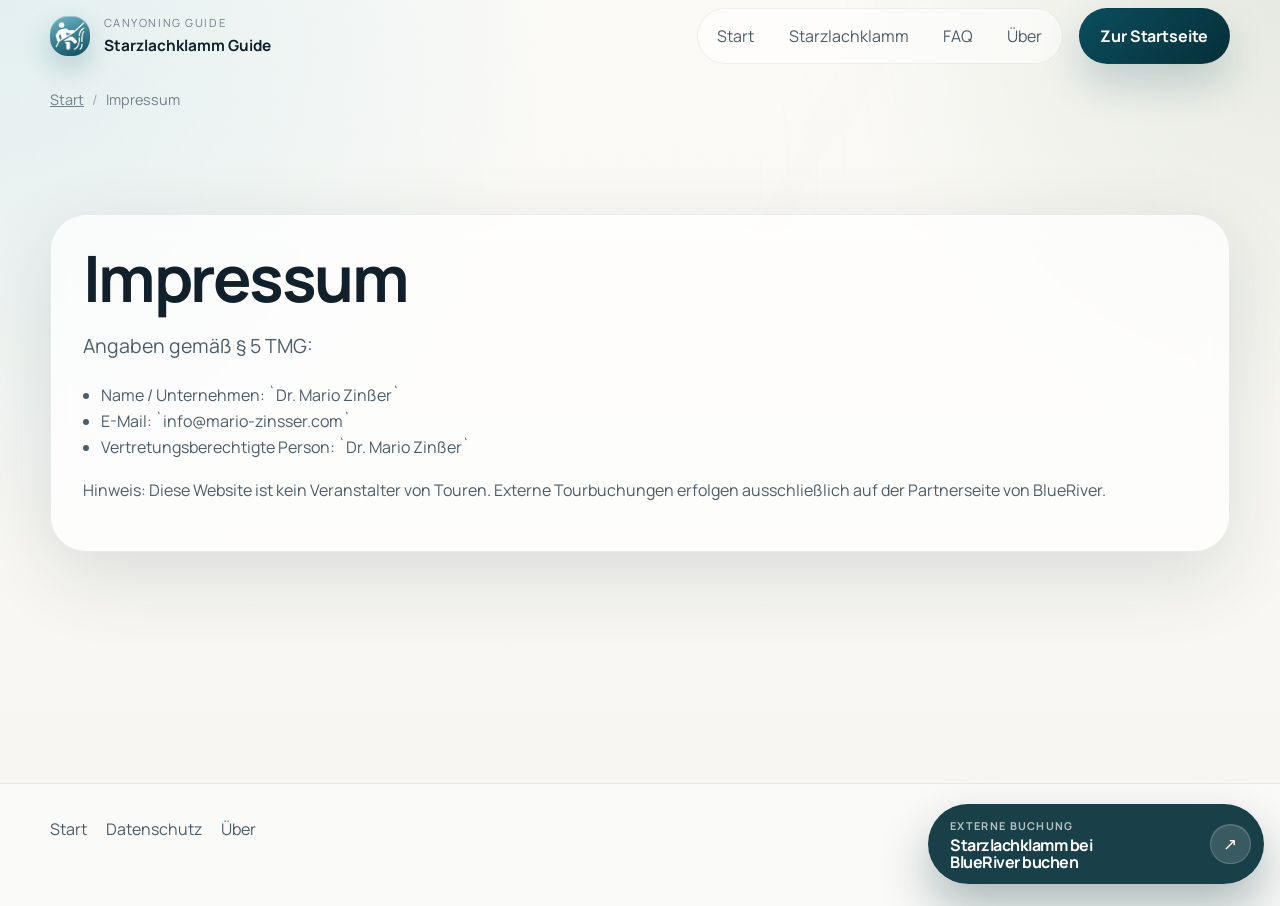
<file: impressum/index.html>
<!doctype html>
<html lang="de">
<head>
  <meta charset="utf-8">
  <meta name="viewport" content="width=device-width, initial-scale=1">
  <title>Impressum | Starzlachklamm Guide</title>
  <meta name="description" content="Impressum der Website Starzlachklamm Guide.">
  <link rel="canonical" href="https://mario-zinsser.com/impressum/">
  <meta property="og:type" content="website">
  <meta property="og:title" content="Impressum | Starzlachklamm Guide">
  <meta property="og:description" content="Impressum der Website Starzlachklamm Guide.">
  <meta property="og:url" content="https://mario-zinsser.com/impressum/">
  <meta name="twitter:card" content="summary">
  <link rel="stylesheet" href="../assets/css/site.css">
  <script type="application/ld+json">
    {
      "@context": "https://schema.org",
      "@graph": [
        {
          "@type": "WebPage",
          "name": "Impressum",
          "url": "https://mario-zinsser.com/impressum/",
          "description": "Impressum der Website Starzlachklamm Guide.",
          "inLanguage": "de"
        },
        {
          "@type": "BreadcrumbList",
          "itemListElement": [
            {
              "@type": "ListItem",
              "position": 1,
              "name": "Start",
              "item": "https://mario-zinsser.com/"
            },
            {
              "@type": "ListItem",
              "position": 2,
              "name": "Impressum",
              "item": "https://mario-zinsser.com/impressum/"
            }
          ]
        }
      ]
    }
  </script>
</head>
<body>
  <a class="skip-link" href="#main-content">Zum Inhalt springen</a>
  <header class="site-header">
    <div class="site-header__inner">
      <a class="brand" href="../" aria-label="Startseite Starzlachklamm Guide">
        <span class="brand__mark" aria-hidden="true"></span>
        <span class="brand__text">
          <span class="brand__eyebrow">Canyoning Guide</span>
          <span class="brand__title">Starzlachklamm Guide</span>
        </span>
      </a>
      <nav class="nav-panel" data-nav-panel aria-label="Hauptnavigation" id="navigation">
        <div class="nav-links">
          <a data-nav-link href="../">Start</a>
          <a data-nav-link href="../canyoning-starzlachklamm/">Starzlachklamm</a>
          <a data-nav-link href="../starzlachklamm-faq/">FAQ</a>
          <a data-nav-link href="../ueber/">Über</a>
        </div>
        <a class="header-cta" href="../">Zur Startseite</a>
      </nav>
      <button class="nav-toggle" type="button" data-nav-toggle aria-expanded="false" aria-controls="navigation">
        <span class="visually-hidden">Menü öffnen</span>
        <span class="nav-toggle__bar" aria-hidden="true"></span>
        <span class="nav-toggle__bar" aria-hidden="true"></span>
        <span class="nav-toggle__bar" aria-hidden="true"></span>
      </button>
    </div>
  </header>

  <nav class="breadcrumbs" aria-label="Breadcrumb">
    <ol>
      <li><a href="../">Start</a></li>
      <li>Impressum</li>
    </ol>
  </nav>

  <main id="main-content" class="main-content">
    <section class="section">
      <div class="section__inner">
        <article class="legal-card">
          <h1>Impressum</h1>
          <p>Angaben gemäß § 5 TMG:</p>
          <ul>
            <li>Name / Unternehmen: `Dr. Mario Zinßer`</li>
            <li>E-Mail: `info@mario-zinsser.com`</li>
            <li>Vertretungsberechtigte Person: `Dr. Mario Zinßer`</li>
          </ul>
          <p>Hinweis: Diese Website ist kein Veranstalter von Touren. Externe Tourbuchungen erfolgen ausschließlich auf der Partnerseite von BlueRiver.</p>
        </article>
      </div>
    </section>
  </main>

  <footer class="site-footer">
    <div class="site-footer__inner">
      <div class="site-footer__links">
        <a href="../">Start</a>
        <a href="../datenschutz/">Datenschutz</a>
        <a href="../ueber/">Über</a>
      </div>
    </div>
  </footer>

  <a class="overlay-cta" data-overlay-cta href="https://www.blueriver-canyoning.de/canyoning-starzlachklamm" target="_blank" rel="nofollow sponsored noopener" aria-label="Starzlachklamm bei BlueRiver buchen">
    <span class="overlay-cta__label">
      <strong>Starzlachklamm bei BlueRiver buchen</strong>
      <small>Externe Buchung</small>
    </span>
  </a>

  <script>
    window.PAGE_CONFIG = {
      pageType: "legal",
      slug: "impressum",
      title: "Impressum | Starzlachklamm Guide",
      showStickyCta: true,
      showRecommendationBlock: false,
      breadcrumb: [
        { name: "Start", url: "https://mario-zinsser.com/" },
        { name: "Impressum", url: "https://mario-zinsser.com/impressum/" }
      ]
    };
  </script>
  <script src="../assets/js/analytics-config.js" defer></script>
  <script src="../assets/js/site.js" defer></script>
</body>
</html>
</file>
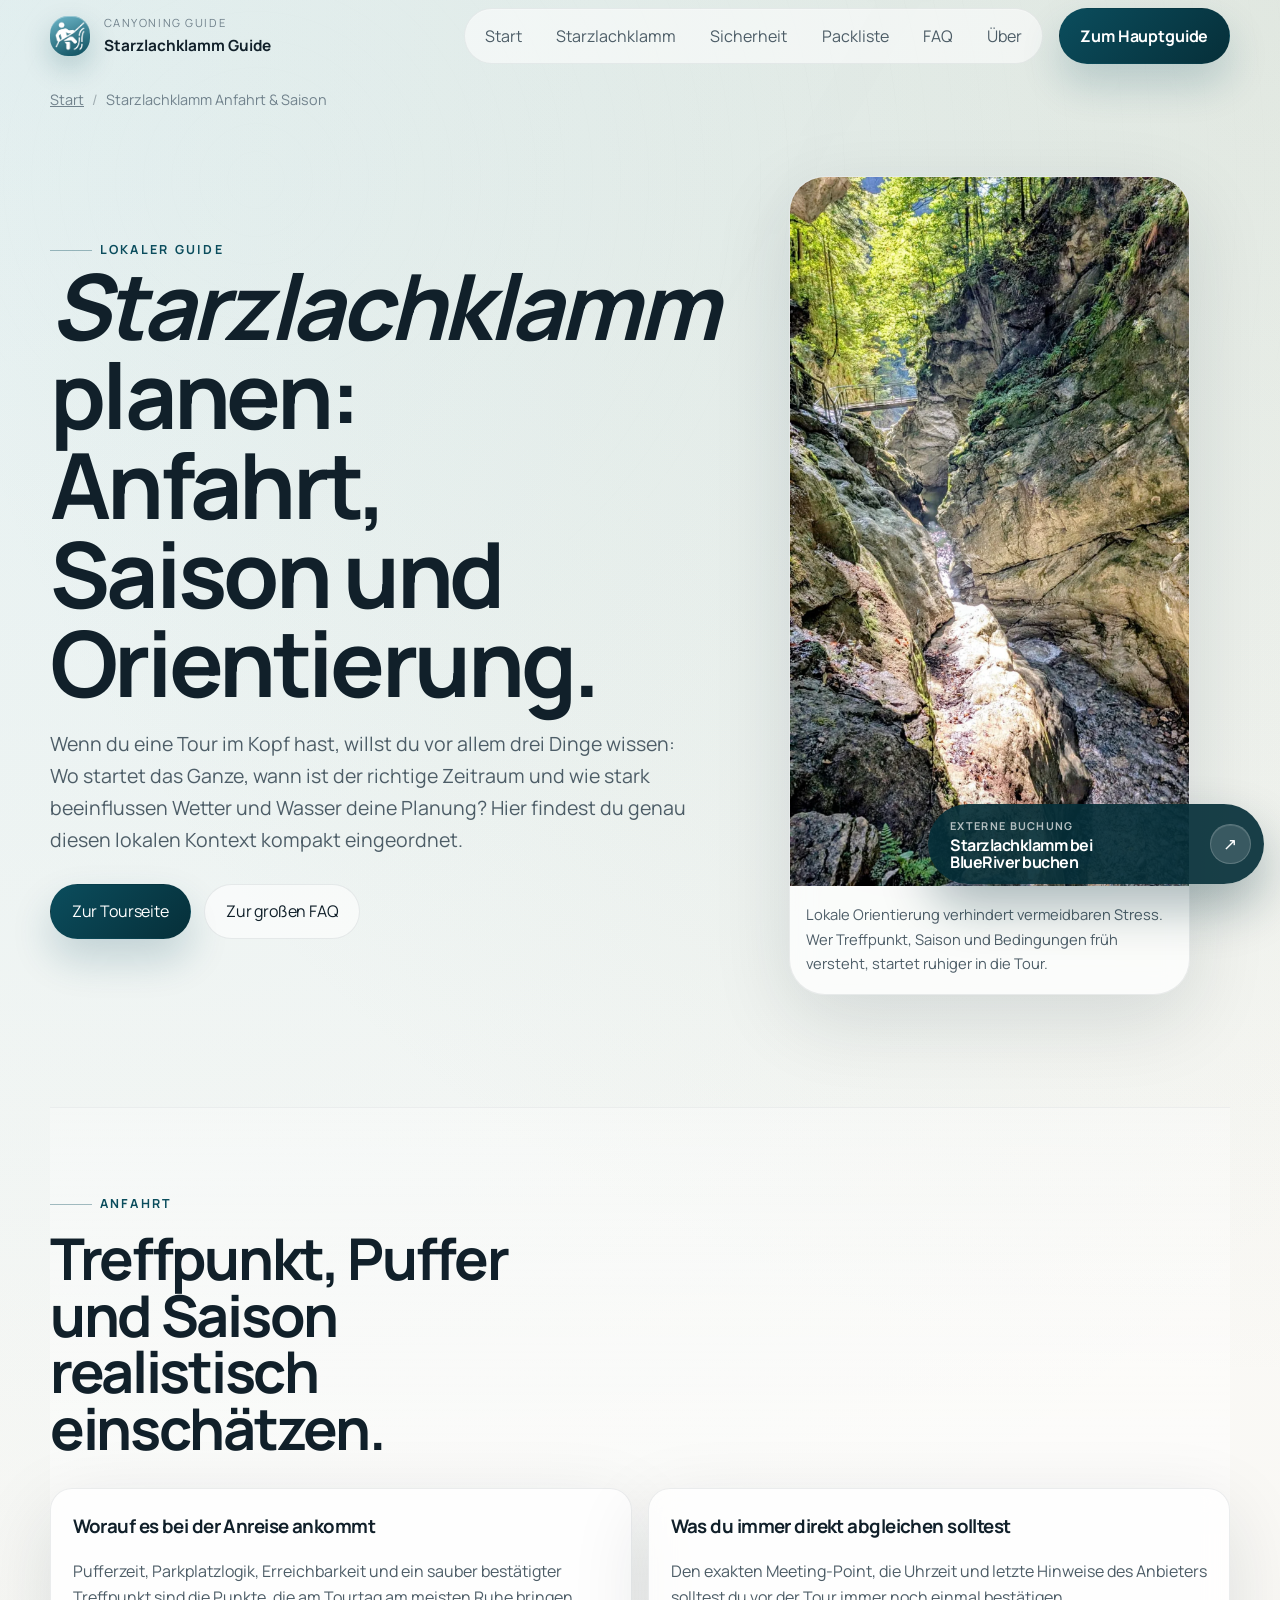
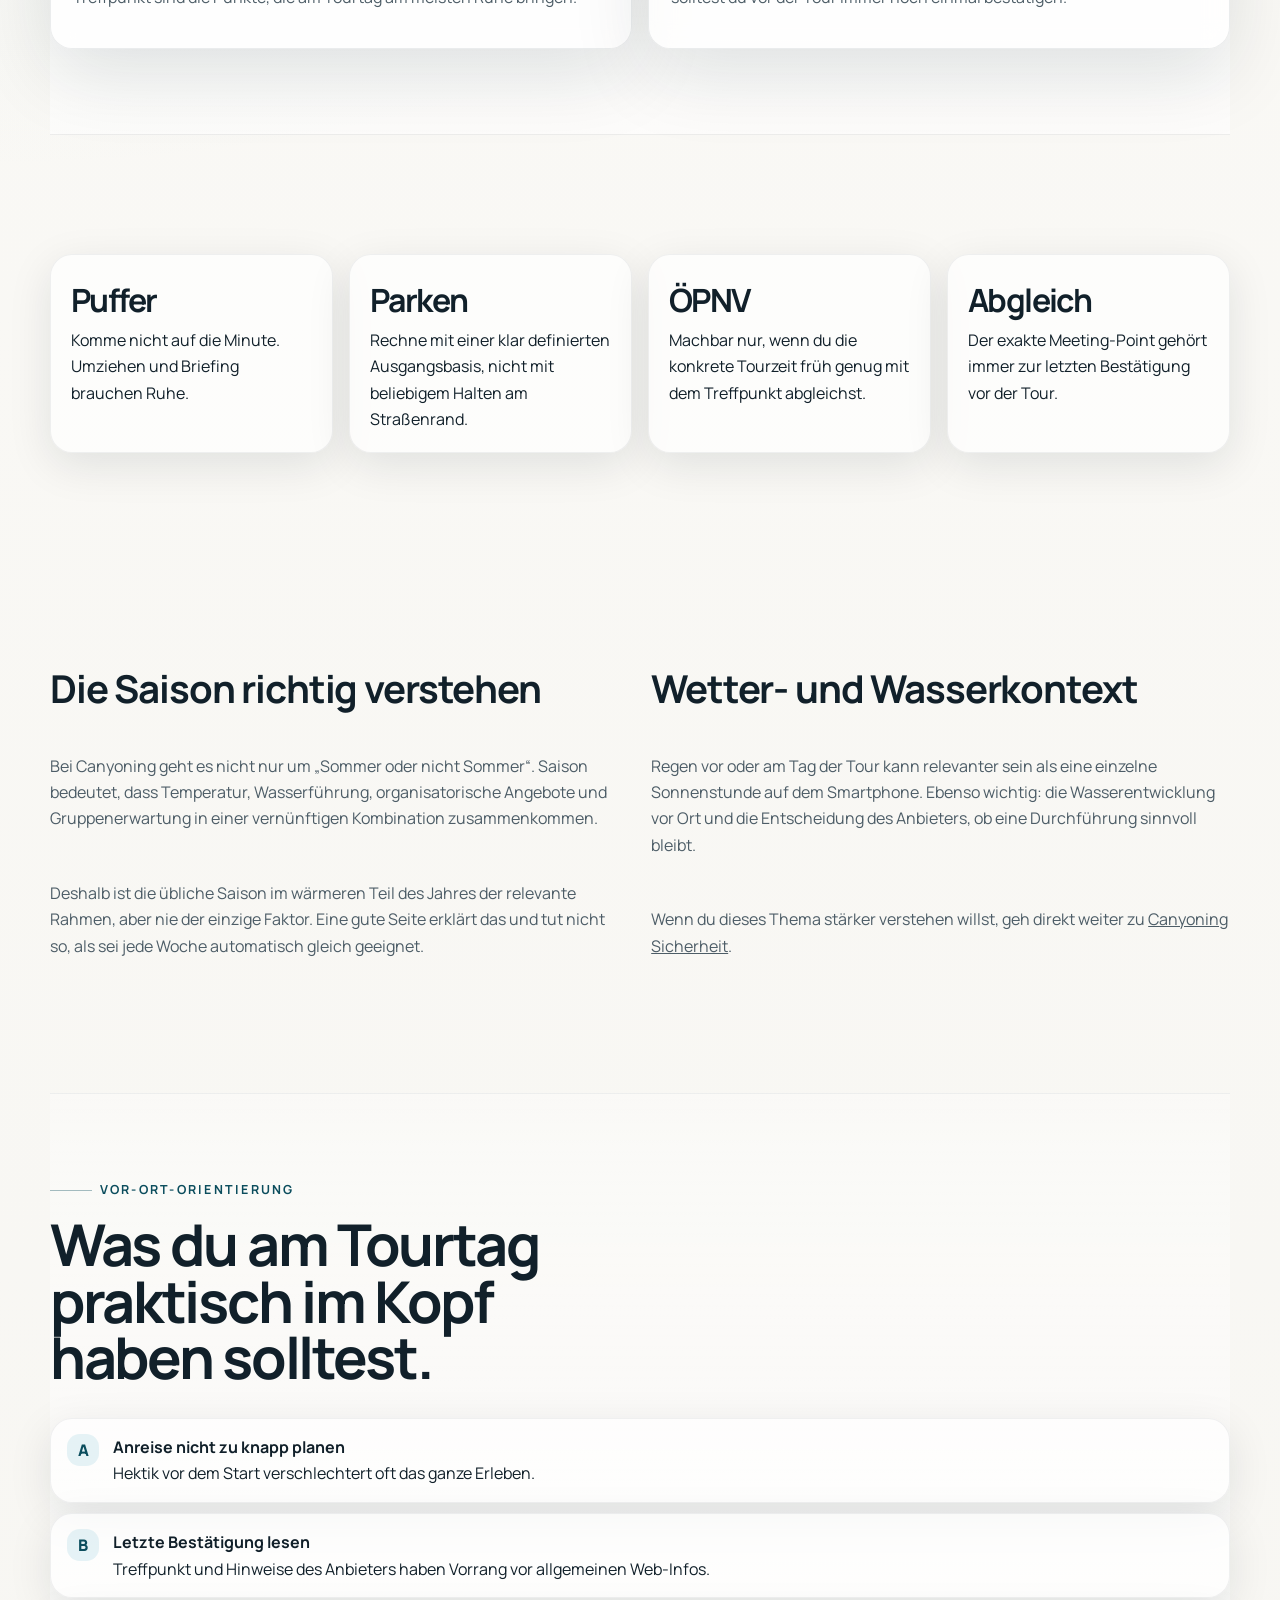
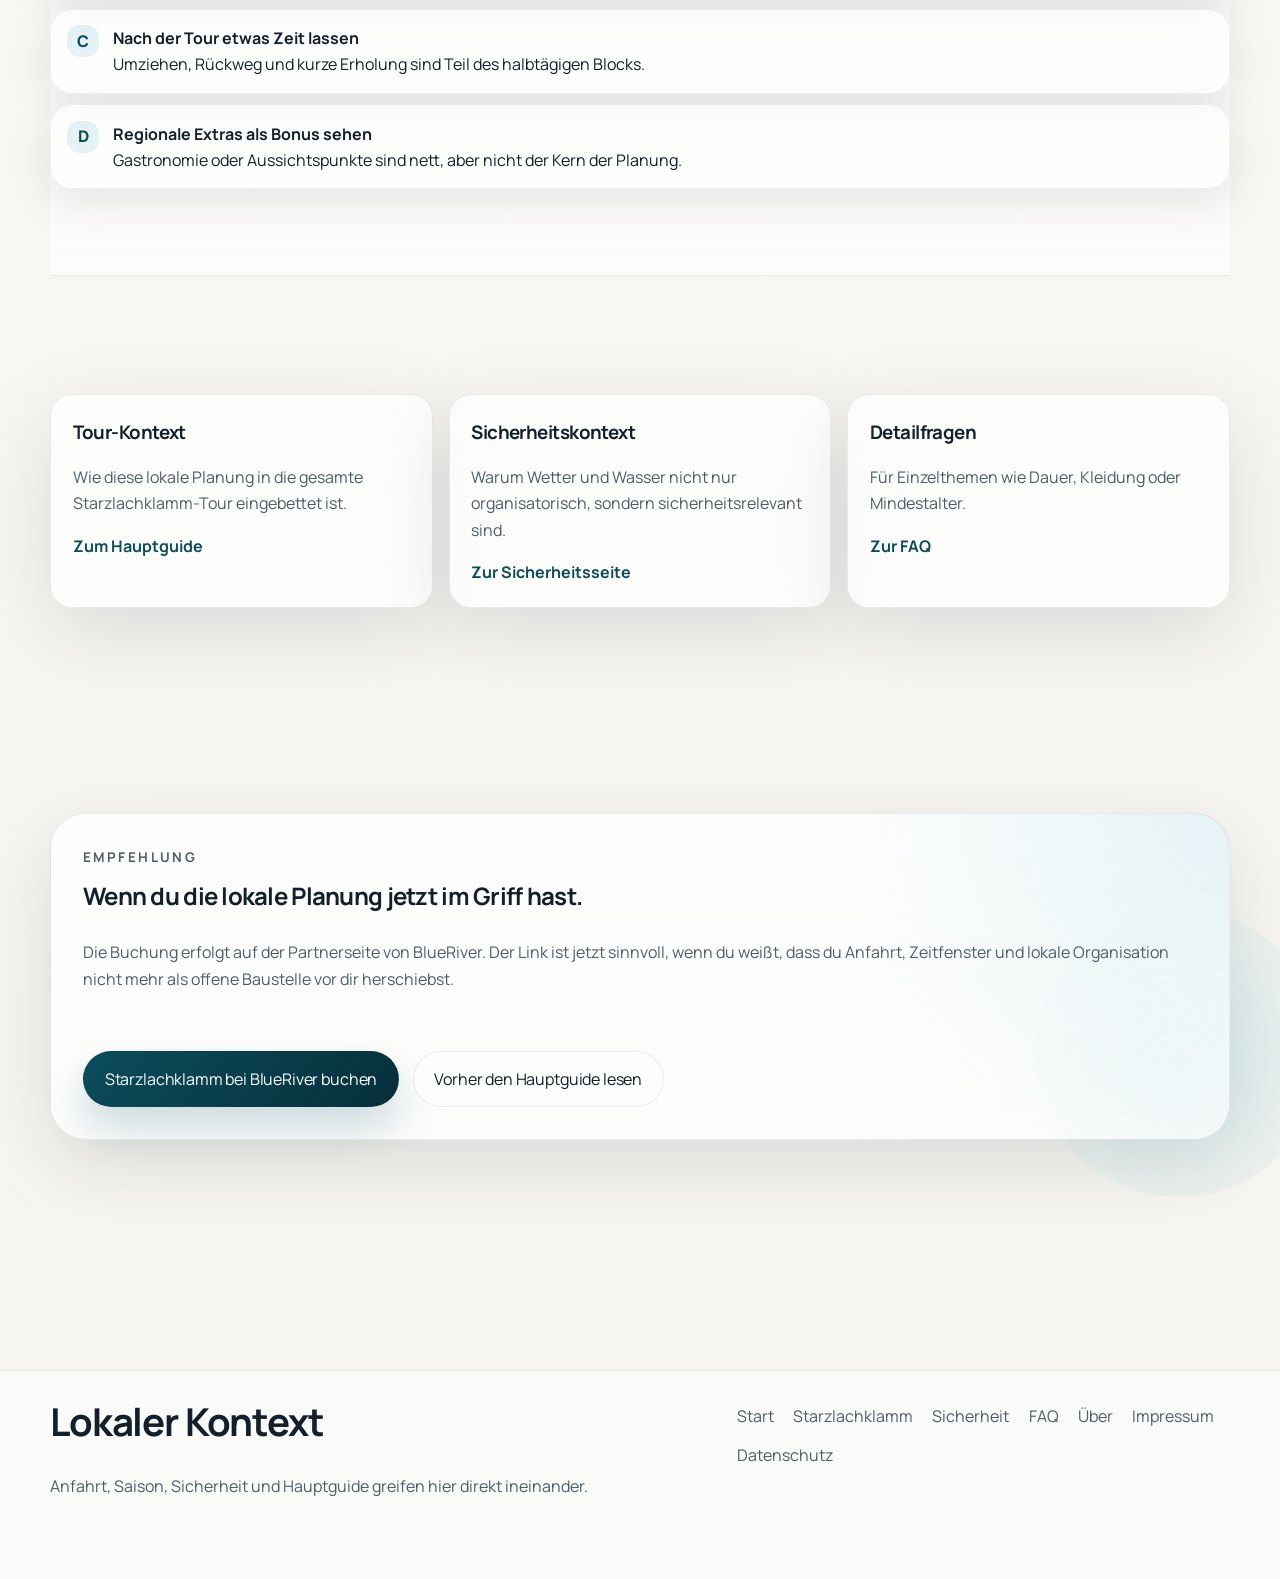
<file: starzlachklamm-anfahrt-saison/index.html>
<!doctype html>
<html lang="de">
<head>
  <meta charset="utf-8">
  <meta name="viewport" content="width=device-width, initial-scale=1">
  <title>Starzlachklamm Anfahrt, Parkplatz und Saison für Canyoning im Allgäu</title>
  <meta name="description" content="Lokaler Guide zu Starzlachklamm: Anfahrt, Parkplatz, Saison, Wetterkontext und Vor-Ort-Orientierung für Canyoning im Allgäu.">
  <link rel="canonical" href="https://mario-zinsser.com/starzlachklamm-anfahrt-saison/">
  <meta property="og:type" content="article">
  <meta property="og:title" content="Starzlachklamm Anfahrt, Parkplatz und Saison">
  <meta property="og:description" content="Lokale Orientierung für Canyoning in der Starzlachklamm: Treffpunkt-Kontext, Saison und Planung.">
  <meta property="og:url" content="https://mario-zinsser.com/starzlachklamm-anfahrt-saison/">
  <meta property="og:image" content="https://mario-zinsser.com/assets/img/optimized/starze_image_07-1280.webp">
  <meta name="twitter:card" content="summary_large_image">
  <link rel="stylesheet" href="../assets/css/site.css">
  <script type="application/ld+json">
    {
      "@context": "https://schema.org",
      "@graph": [
        {
          "@type": "WebPage",
          "name": "Starzlachklamm Anfahrt und Saison",
          "url": "https://mario-zinsser.com/starzlachklamm-anfahrt-saison/",
          "description": "Lokaler Guide zu Anfahrt, Parkplatz und Saison der Starzlachklamm.",
          "inLanguage": "de"
        },
        {
          "@type": "BreadcrumbList",
          "itemListElement": [
            {
              "@type": "ListItem",
              "position": 1,
              "name": "Start",
              "item": "https://mario-zinsser.com/"
            },
            {
              "@type": "ListItem",
              "position": 2,
              "name": "Starzlachklamm Anfahrt und Saison",
              "item": "https://mario-zinsser.com/starzlachklamm-anfahrt-saison/"
            }
          ]
        }
      ]
    }
  </script>
</head>
<body>
  <a class="skip-link" href="#main-content">Zum Inhalt springen</a>
  <header class="site-header">
    <div class="site-header__inner">
      <a class="brand" href="../" aria-label="Startseite Starzlachklamm Guide">
        <span class="brand__mark" aria-hidden="true"></span>
        <span class="brand__text">
          <span class="brand__eyebrow">Canyoning Guide</span>
          <span class="brand__title">Starzlachklamm Guide</span>
        </span>
      </a>
      <nav class="nav-panel" data-nav-panel aria-label="Hauptnavigation" id="navigation">
        <div class="nav-links">
          <a data-nav-link href="../">Start</a>
          <a data-nav-link href="../canyoning-starzlachklamm/">Starzlachklamm</a>
          <a data-nav-link href="../canyoning-sicherheit/">Sicherheit</a>
          <a data-nav-link href="../canyoning-packliste/">Packliste</a>
          <a data-nav-link href="../starzlachklamm-faq/">FAQ</a>
          <a data-nav-link href="../ueber/">Über</a>
        </div>
        <a class="header-cta" href="../canyoning-starzlachklamm/">Zum Hauptguide</a>
      </nav>
      <button class="nav-toggle" type="button" data-nav-toggle aria-expanded="false" aria-controls="navigation">
        <span class="visually-hidden">Menü öffnen</span>
        <span class="nav-toggle__bar" aria-hidden="true"></span>
        <span class="nav-toggle__bar" aria-hidden="true"></span>
        <span class="nav-toggle__bar" aria-hidden="true"></span>
      </button>
    </div>
  </header>

  <nav class="breadcrumbs" aria-label="Breadcrumb">
    <ol>
      <li><a href="../">Start</a></li>
      <li>Starzlachklamm Anfahrt &amp; Saison</li>
    </ol>
  </nav>

  <main id="main-content" class="main-content">
    <section class="hero hero--split">
      <div class="hero__content" data-reveal>
        <span class="eyebrow">Lokaler Guide</span>
        <h1><em>Starzlachklamm</em> planen: Anfahrt, Saison und Orientierung.</h1>
        <p class="hero__lead">Wenn du eine Tour im Kopf hast, willst du vor allem drei Dinge wissen: Wo startet das Ganze, wann ist der richtige Zeitraum und wie stark beeinflussen Wetter und Wasser deine Planung? Hier findest du genau diesen lokalen Kontext kompakt eingeordnet.</p>
        <div class="hero__actions">
          <a class="button button--primary" href="../canyoning-starzlachklamm/">Zur Tourseite</a>
          <a class="button button--secondary" href="../starzlachklamm-faq/">Zur großen FAQ</a>
        </div>
      </div>
      <figure class="hero__media figure-card" data-reveal data-tilt>
        <img src="../assets/img/optimized/starze_image_07-1280.webp" alt="Felsige Schlucht der Starzlachklamm mit schmalem Durchgang und Steg" width="900" height="1600" fetchpriority="high">
        <figcaption>Lokale Orientierung verhindert vermeidbaren Stress. Wer Treffpunkt, Saison und Bedingungen früh versteht, startet ruhiger in die Tour.</figcaption>
      </figure>
    </section>

    <section class="section section--tint">
      <div class="section__inner">
        <div class="section-head">
          <span class="eyebrow">Anfahrt</span>
          <h2 class="section-title">Treffpunkt, Puffer und Saison realistisch einschätzen.</h2>
        </div>
        <div class="card-grid">
          <article class="story-card span-6" data-reveal>
            <h3>Worauf es bei der Anreise ankommt</h3>
            <p>Pufferzeit, Parkplatzlogik, Erreichbarkeit und ein sauber bestätigter Treffpunkt sind die Punkte, die am Tourtag am meisten Ruhe bringen.</p>
          </article>
          <article class="story-card span-6" data-reveal>
            <h3>Was du immer direkt abgleichen solltest</h3>
            <p>Den exakten Meeting-Point, die Uhrzeit und letzte Hinweise des Anbieters solltest du vor der Tour immer noch einmal bestätigen.</p>
          </article>
        </div>
      </div>
    </section>

    <section class="section">
      <div class="section__inner">
        <div class="fact-grid">
          <article class="fact-card" data-reveal><strong>Puffer</strong><span>Komme nicht auf die Minute. Umziehen und Briefing brauchen Ruhe.</span></article>
          <article class="fact-card" data-reveal><strong>Parken</strong><span>Rechne mit einer klar definierten Ausgangsbasis, nicht mit beliebigem Halten am Straßenrand.</span></article>
          <article class="fact-card" data-reveal><strong>ÖPNV</strong><span>Machbar nur, wenn du die konkrete Tourzeit früh genug mit dem Treffpunkt abgleichst.</span></article>
          <article class="fact-card" data-reveal><strong>Abgleich</strong><span>Der exakte Meeting-Point gehört immer zur letzten Bestätigung vor der Tour.</span></article>
        </div>
      </div>
    </section>

    <section class="section">
      <div class="section__inner">
        <div class="split-layout split-layout--balanced">
          <div class="article-prose" data-reveal>
            <h2>Die Saison richtig verstehen</h2>
            <p>Bei Canyoning geht es nicht nur um „Sommer oder nicht Sommer“. Saison bedeutet, dass Temperatur, Wasserführung, organisatorische Angebote und Gruppenerwartung in einer vernünftigen Kombination zusammenkommen.</p>
            <p>Deshalb ist die übliche Saison im wärmeren Teil des Jahres der relevante Rahmen, aber nie der einzige Faktor. Eine gute Seite erklärt das und tut nicht so, als sei jede Woche automatisch gleich geeignet.</p>
          </div>
          <div class="article-prose" data-reveal>
            <h2>Wetter- und Wasserkontext</h2>
            <p>Regen vor oder am Tag der Tour kann relevanter sein als eine einzelne Sonnenstunde auf dem Smartphone. Ebenso wichtig: die Wasserentwicklung vor Ort und die Entscheidung des Anbieters, ob eine Durchführung sinnvoll bleibt.</p>
            <p>Wenn du dieses Thema stärker verstehen willst, geh direkt weiter zu <a href="../canyoning-sicherheit/">Canyoning Sicherheit</a>.</p>
          </div>
        </div>
      </div>
    </section>

    <section class="section section--tint">
      <div class="section__inner">
        <div class="section-head">
          <span class="eyebrow">Vor-Ort-Orientierung</span>
          <h2 class="section-title">Was du am Tourtag praktisch im Kopf haben solltest.</h2>
        </div>
        <div class="checklist">
          <div class="checklist__item" data-reveal><span class="checklist__icon">A</span><div><strong>Anreise nicht zu knapp planen</strong><span>Hektik vor dem Start verschlechtert oft das ganze Erleben.</span></div></div>
          <div class="checklist__item" data-reveal><span class="checklist__icon">B</span><div><strong>Letzte Bestätigung lesen</strong><span>Treffpunkt und Hinweise des Anbieters haben Vorrang vor allgemeinen Web-Infos.</span></div></div>
          <div class="checklist__item" data-reveal><span class="checklist__icon">C</span><div><strong>Nach der Tour etwas Zeit lassen</strong><span>Umziehen, Rückweg und kurze Erholung sind Teil des halbtägigen Blocks.</span></div></div>
          <div class="checklist__item" data-reveal><span class="checklist__icon">D</span><div><strong>Regionale Extras als Bonus sehen</strong><span>Gastronomie oder Aussichtspunkte sind nett, aber nicht der Kern der Planung.</span></div></div>
        </div>
      </div>
    </section>

    <section class="section">
      <div class="section__inner">
        <div class="card-grid">
          <article class="info-card span-4"><h3>Tour-Kontext</h3><p>Wie diese lokale Planung in die gesamte Starzlachklamm-Tour eingebettet ist.</p><a href="../canyoning-starzlachklamm/">Zum Hauptguide</a></article>
          <article class="info-card span-4"><h3>Sicherheitskontext</h3><p>Warum Wetter und Wasser nicht nur organisatorisch, sondern sicherheitsrelevant sind.</p><a href="../canyoning-sicherheit/">Zur Sicherheitsseite</a></article>
          <article class="info-card span-4"><h3>Detailfragen</h3><p>Für Einzelthemen wie Dauer, Kleidung oder Mindestalter.</p><a href="../starzlachklamm-faq/">Zur FAQ</a></article>
        </div>
      </div>
    </section>

    <section class="section">
      <div class="section__inner">
        <div class="recommendation" data-end-cta data-reveal>
          <p class="recommendation__eyebrow">Empfehlung</p>
          <h2>Wenn du die lokale Planung jetzt im Griff hast.</h2>
          <p>Die Buchung erfolgt auf der Partnerseite von BlueRiver. Der Link ist jetzt sinnvoll, wenn du weißt, dass du Anfahrt, Zeitfenster und lokale Organisation nicht mehr als offene Baustelle vor dir herschiebst.</p>
          <div class="button-row">
            <a class="button button--primary" href="https://www.blueriver-canyoning.de/canyoning-starzlachklamm" target="_blank" rel="nofollow sponsored noopener">Starzlachklamm bei BlueRiver buchen</a>
            <a class="button button--secondary" href="../canyoning-starzlachklamm/">Vorher den Hauptguide lesen</a>
          </div>
        </div>
      </div>
    </section>
  </main>

  <footer class="site-footer">
    <div class="site-footer__inner">
      <div class="site-footer__grid">
        <div class="article-prose"><h2 class="section-title">Lokaler Kontext</h2><p>Anfahrt, Saison, Sicherheit und Hauptguide greifen hier direkt ineinander.</p></div>
        <div class="article-prose"><div class="site-footer__links"><a href="../">Start</a><a href="../canyoning-starzlachklamm/">Starzlachklamm</a><a href="../canyoning-sicherheit/">Sicherheit</a><a href="../starzlachklamm-faq/">FAQ</a><a href="../ueber/">Über</a><a href="../impressum/">Impressum</a><a href="../datenschutz/">Datenschutz</a></div></div>
      </div>
    </div>
  </footer>

  <a class="overlay-cta" data-overlay-cta href="https://www.blueriver-canyoning.de/canyoning-starzlachklamm" target="_blank" rel="nofollow sponsored noopener" aria-label="Starzlachklamm bei BlueRiver buchen">
    <span class="overlay-cta__label"><strong>Starzlachklamm bei BlueRiver buchen</strong><small>Externe Buchung</small></span>
  </a>

  <script>
    window.PAGE_CONFIG = {
      pageType: "guide",
      slug: "starzlachklamm-anfahrt-saison",
      title: "Starzlachklamm Anfahrt, Parkplatz und Saison für Canyoning im Allgäu",
      showStickyCta: true,
      showRecommendationBlock: true,
      breadcrumb: [
        { name: "Start", url: "https://mario-zinsser.com/" },
        { name: "Starzlachklamm Anfahrt und Saison", url: "https://mario-zinsser.com/starzlachklamm-anfahrt-saison/" }
      ]
    };
  </script>
  <script src="../assets/js/analytics-config.js" defer></script>
  <script src="../assets/js/site.js" defer></script>
</body>
</html>
</file>
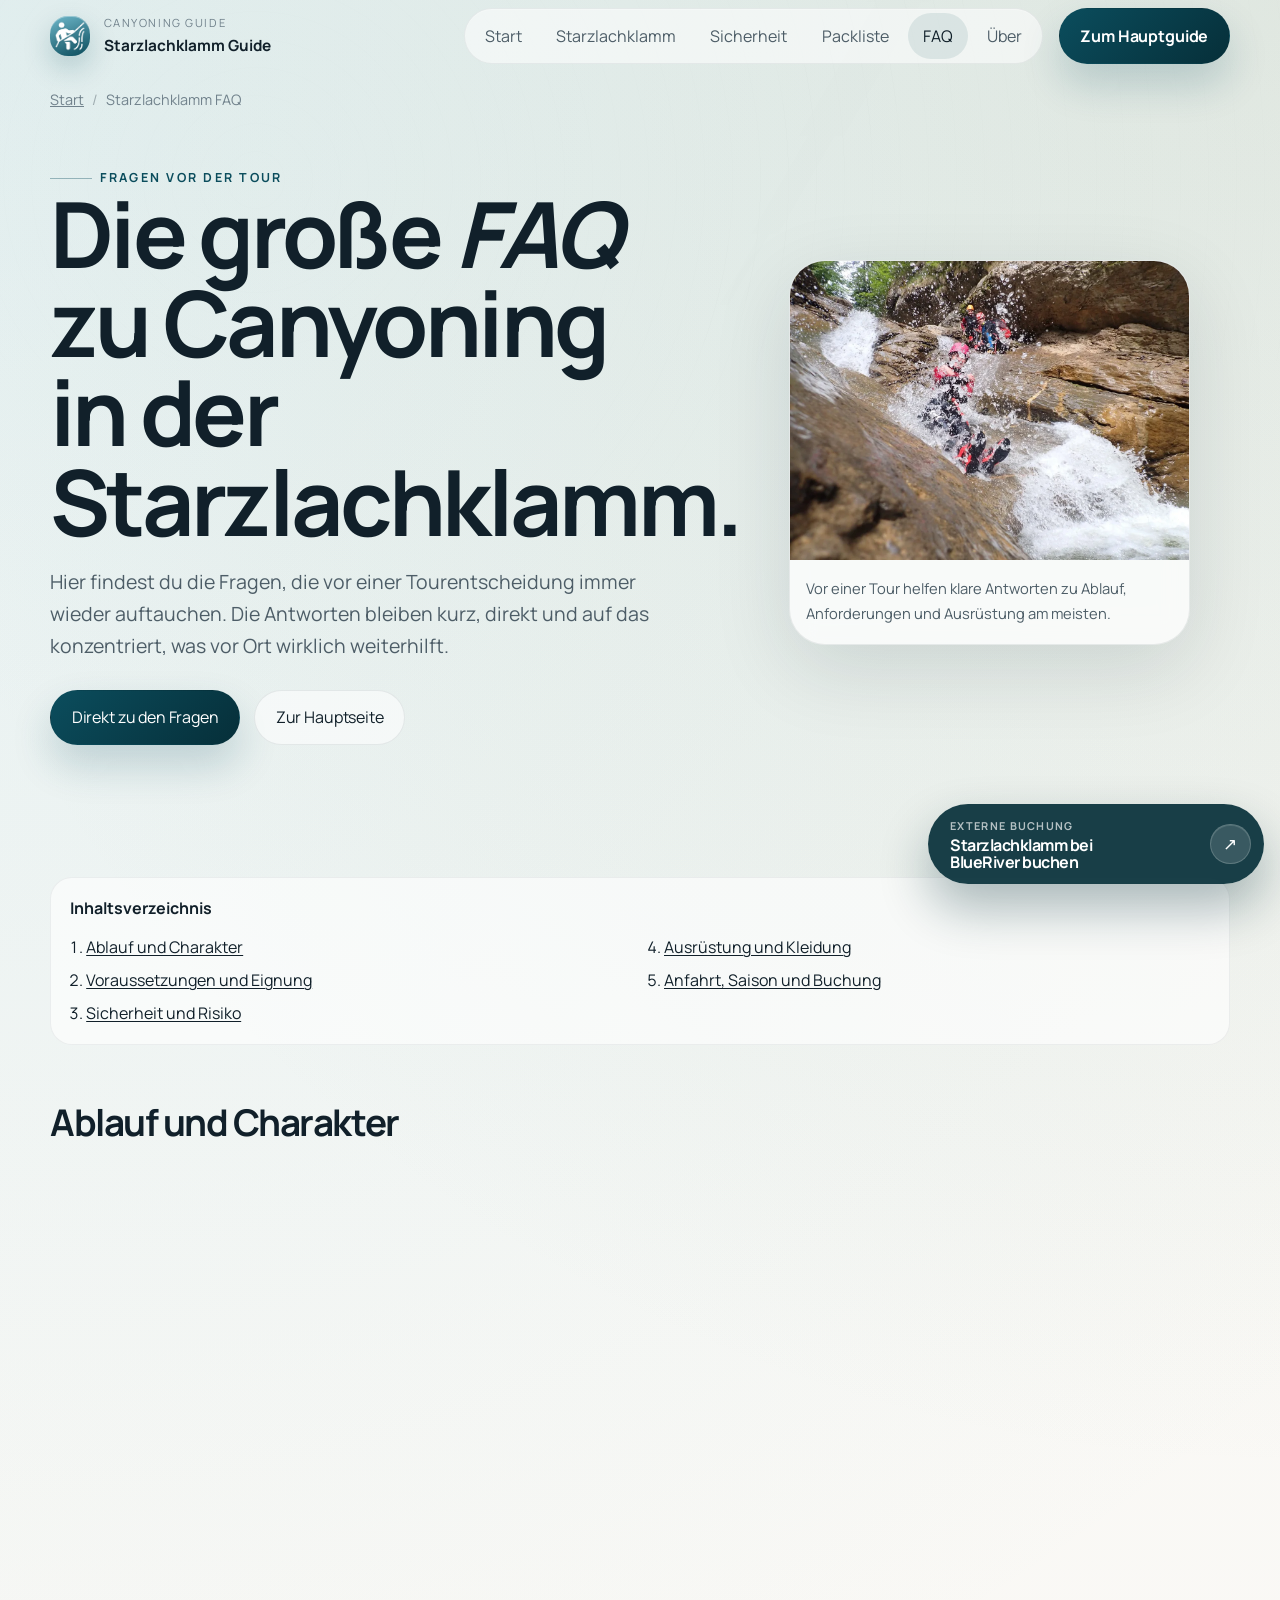
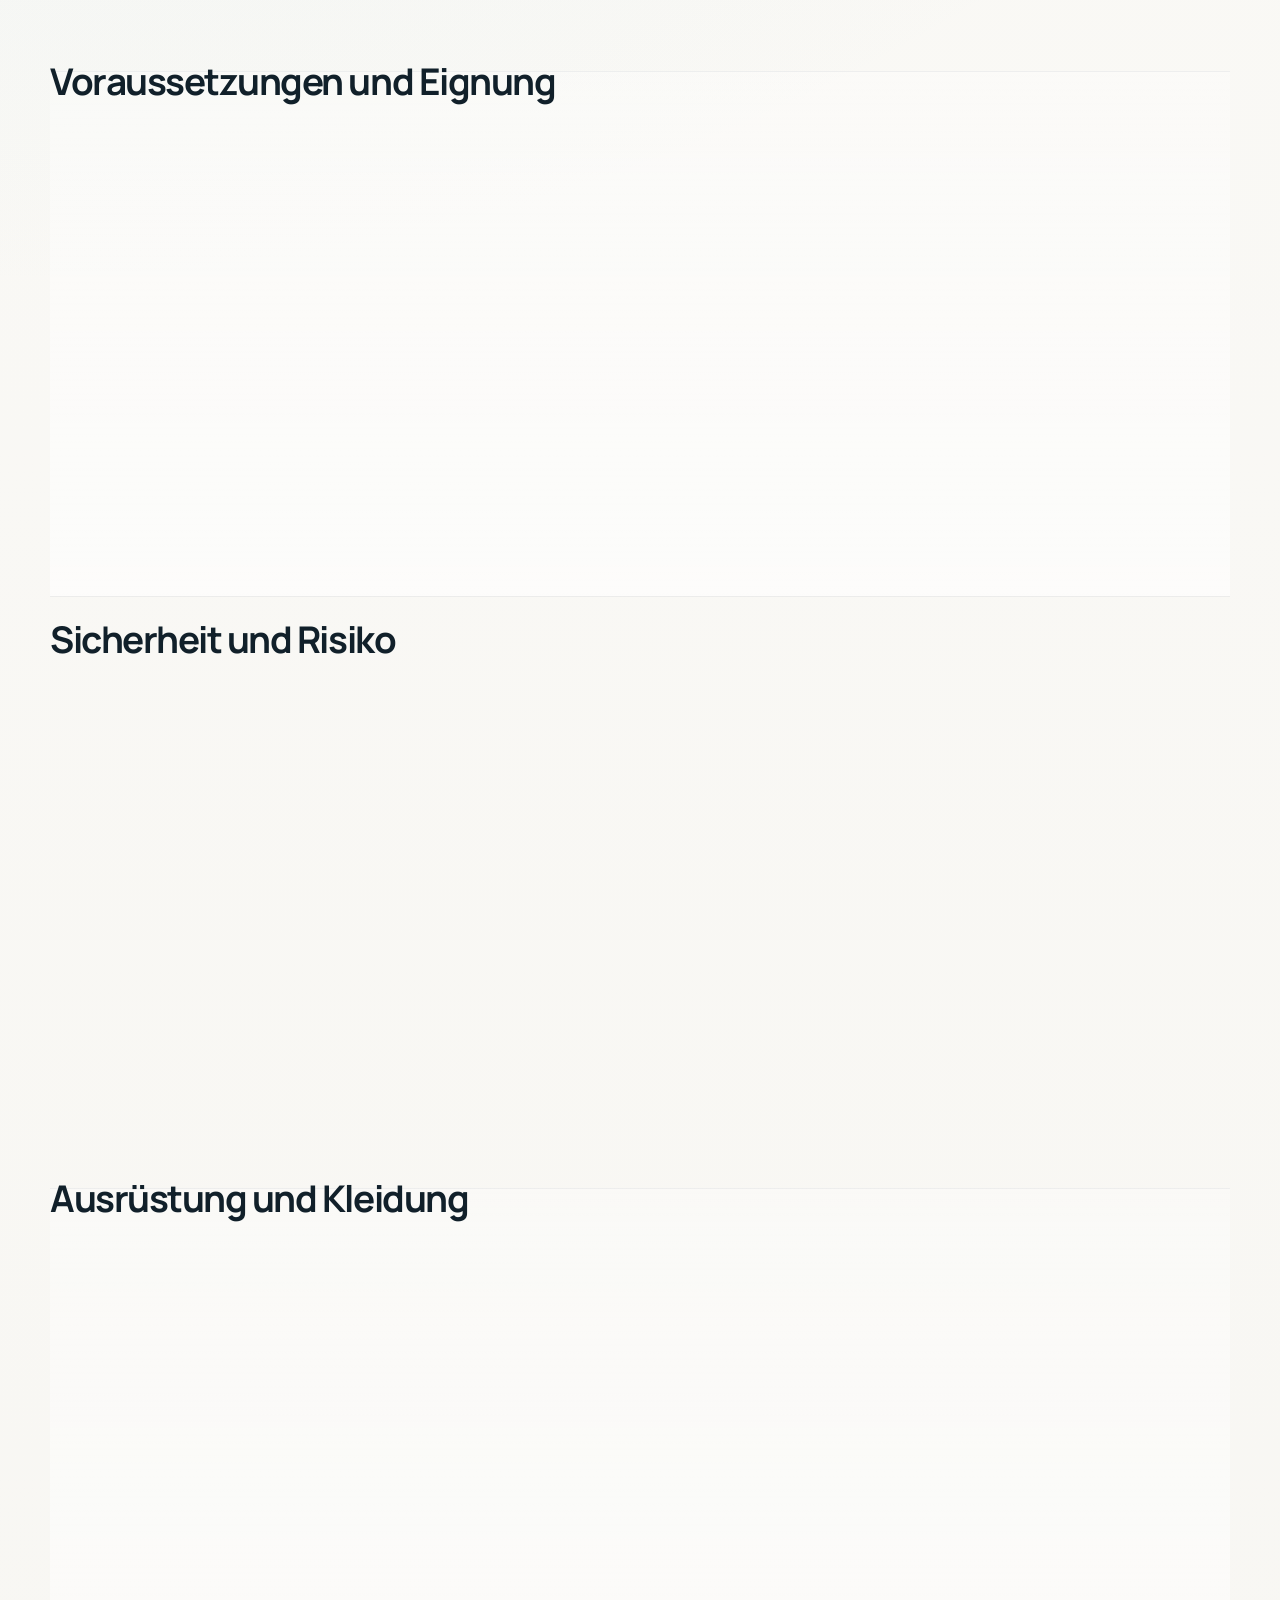
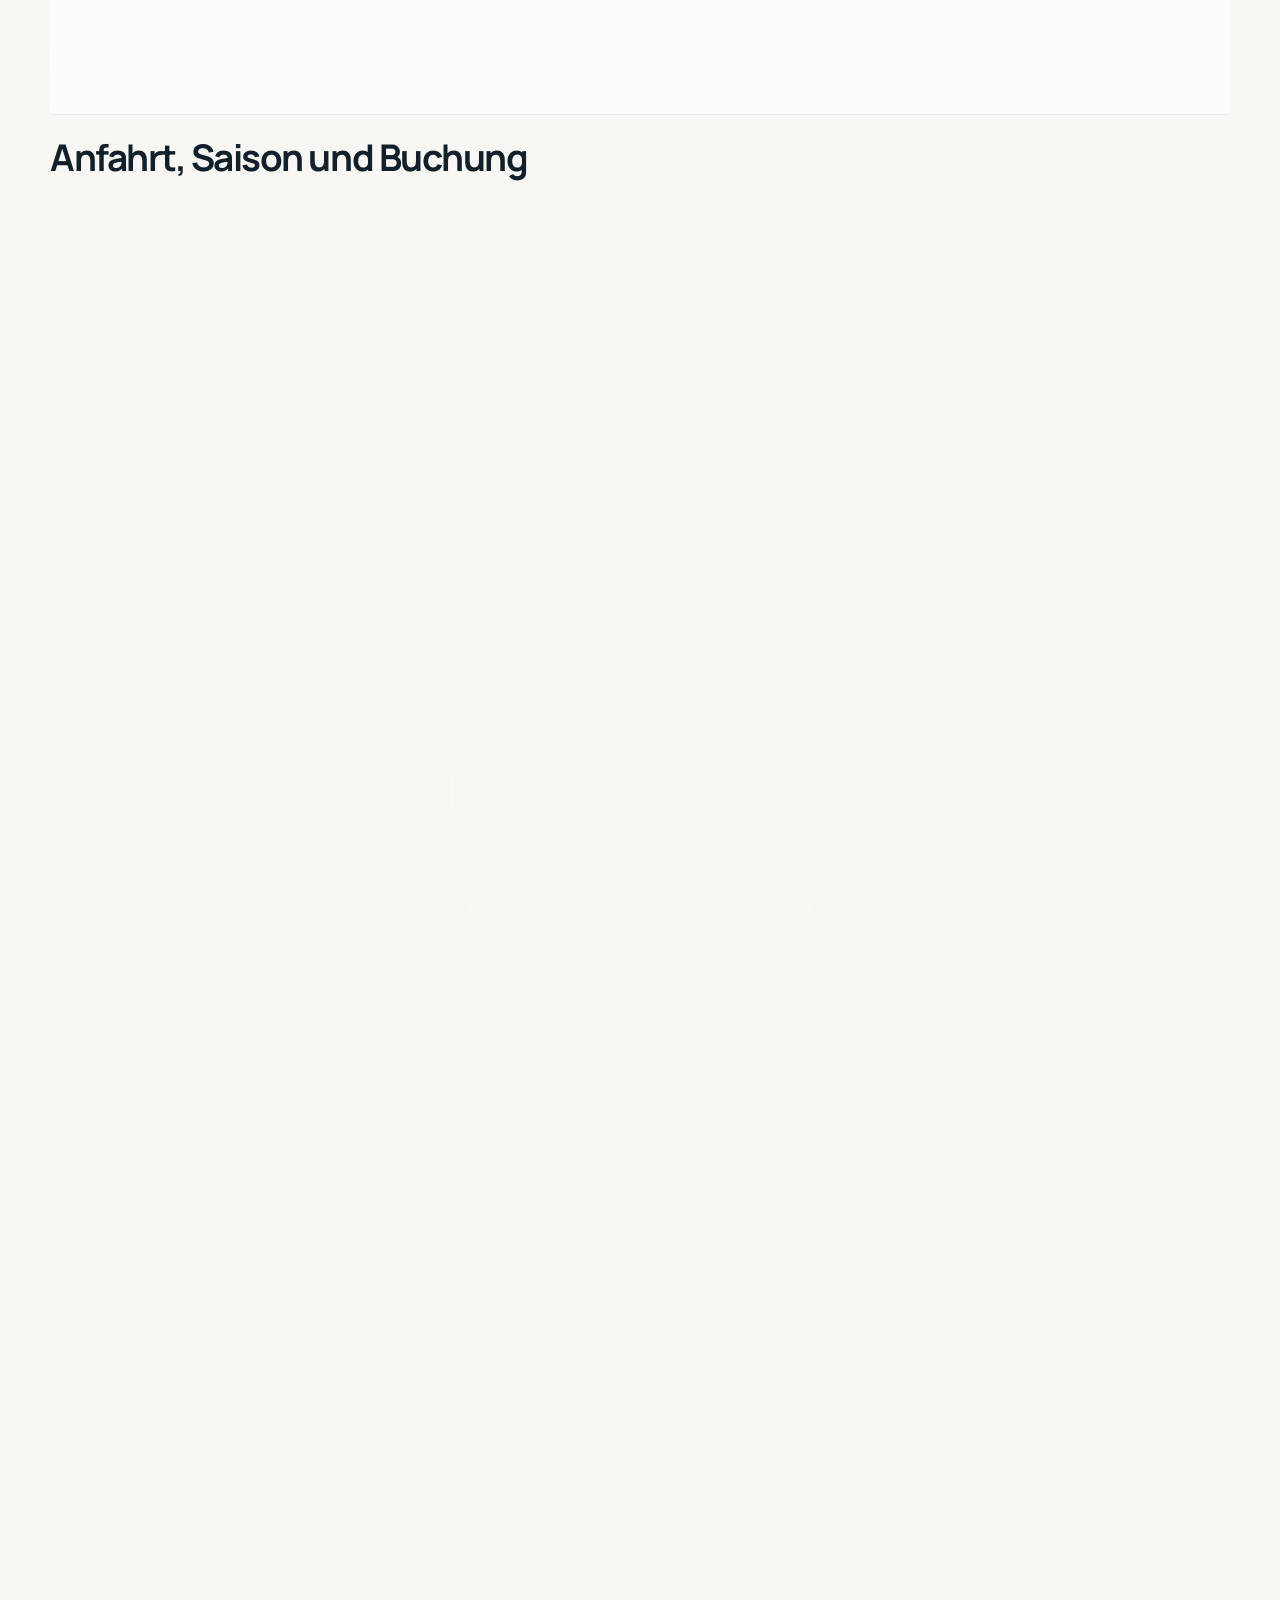
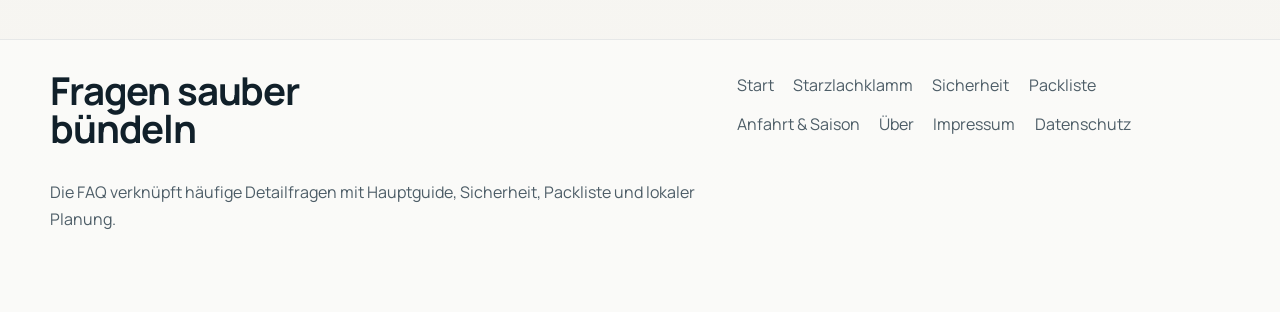
<file: starzlachklamm-faq/index.html>
<!doctype html>
<html lang="de">
<head>
  <meta charset="utf-8">
  <meta name="viewport" content="width=device-width, initial-scale=1">
  <title>Starzlachklamm FAQ: 25 Antworten zu Canyoning, Ablauf, Sicherheit und Saison</title>
  <meta name="description" content="Große FAQ zu Canyoning in der Starzlachklamm: Dauer, Voraussetzungen, Kleidung, Sicherheit, Anfahrt, Saison und Buchungshinweis in einer indexierbaren HTML-Struktur.">
  <link rel="canonical" href="https://mario-zinsser.com/starzlachklamm-faq/">
  <meta property="og:type" content="article">
  <meta property="og:title" content="Starzlachklamm FAQ: 25 Antworten zu Canyoning">
  <meta property="og:description" content="Ausführliche FAQ zu Canyoning, Starzlachklamm und Allgäu mit klaren Antworten zu Ablauf, Voraussetzungen und Planung.">
  <meta property="og:url" content="https://mario-zinsser.com/starzlachklamm-faq/">
  <meta property="og:image" content="https://mario-zinsser.com/assets/img/optimized/starze_image_02-1280.webp">
  <meta name="twitter:card" content="summary_large_image">
  <link rel="stylesheet" href="../assets/css/site.css">
  <script type="application/ld+json">
    {
      "@context": "https://schema.org",
      "@graph": [
        {
          "@type": "WebPage",
          "name": "Starzlachklamm FAQ",
          "url": "https://mario-zinsser.com/starzlachklamm-faq/",
          "description": "Große FAQ zu Canyoning in der Starzlachklamm.",
          "inLanguage": "de"
        },
        {
          "@type": "BreadcrumbList",
          "itemListElement": [
            {
              "@type": "ListItem",
              "position": 1,
              "name": "Start",
              "item": "https://mario-zinsser.com/"
            },
            {
              "@type": "ListItem",
              "position": 2,
              "name": "Starzlachklamm FAQ",
              "item": "https://mario-zinsser.com/starzlachklamm-faq/"
            }
          ]
        },
        {
          "@type": "FAQPage",
          "mainEntity": [
            {"@type":"Question","name":"Wie lange dauert Canyoning in der Starzlachklamm?","acceptedAnswer":{"@type":"Answer","text":"Die Tour wird meist als halbtägiger Block geplant und dauert inklusive Einweisung, Umziehen, Zustieg und Rückweg ungefähr drei bis fünf Stunden."}},
            {"@type":"Question","name":"Wie läuft eine Tour typischerweise ab?","acceptedAnswer":{"@type":"Answer","text":"Typisch sind Treffpunkt, Ausrüstung, Einweisung, Zustieg, die Schlucht selbst und ein geordneter Rückweg."}},
            {"@type":"Question","name":"Ist die Starzlachklamm eher Einsteiger- oder Fortgeschrittenen-Terrain?","acceptedAnswer":{"@type":"Answer","text":"Für viele Suchende liegt sie im Bereich leicht bis mittel und ist damit oft als motivierender Einstieg oder nächster Schritt geeignet."}},
            {"@type":"Question","name":"Gibt es viele Wartezeiten?","acceptedAnswer":{"@type":"Answer","text":"Das hängt von Gruppengröße und Führung ab. Gute Organisation hält den Rhythmus ruhig und flüssig."}},
            {"@type":"Question","name":"Wie nass wird man beim Canyoning?","acceptedAnswer":{"@type":"Answer","text":"Nass wird man nicht nur punktuell, sondern als Teil des gesamten Erlebnisses. Genau deshalb gehört passende Ausrüstung dazu."}},
            {"@type":"Question","name":"Brauche ich Vorkenntnisse?","acceptedAnswer":{"@type":"Answer","text":"Technische Vorkenntnisse sind oft nicht nötig. Wichtiger sind Schwimmkenntnisse, Ruhe im Wasser und die Bereitschaft, Anweisungen umzusetzen."}},
            {"@type":"Question","name":"Brauche ich gute Schwimmkenntnisse?","acceptedAnswer":{"@type":"Answer","text":"Ja. Gute Schwimmkenntnisse gehören zu den wichtigsten Grundlagen für eine geführte Canyoning-Tour."}},
            {"@type":"Question","name":"Ab welchem Alter ist die Tour sinnvoll?","acceptedAnswer":{"@type":"Answer","text":"Das hängt vom Anbieter ab, aber häufig beginnt der sinnvolle Rahmen im Jugendalter."}},
            {"@type":"Question","name":"Brauche ich besondere Fitness?","acceptedAnswer":{"@type":"Answer","text":"Keine Spitzenfitness, aber normale Grundfitness und aktive Belastbarkeit sind hilfreich und oft nötig."}},
            {"@type":"Question","name":"Ist Canyoning im Allgäu für Anfänger geeignet?","acceptedAnswer":{"@type":"Answer","text":"Ja, wenn Einsteiger realistische Erwartungen, Schwimmkenntnisse und Offenheit für Anleitung mitbringen."}},
            {"@type":"Question","name":"Sind Sprünge Pflicht?","acceptedAnswer":{"@type":"Answer","text":"Nein. Gute Guides erklären Alternativen und setzen niemanden unter unnötigen Druck."}},
            {"@type":"Question","name":"Wie sicher ist Canyoning grundsätzlich?","acceptedAnswer":{"@type":"Answer","text":"Canyoning bleibt ein Outdoorsport mit Risiken, wird aber durch gute Führung, passende Ausrüstung und situative Entscheidungen deutlich kontrollierbarer."}},
            {"@type":"Question","name":"Was macht ein guter Guide?","acceptedAnswer":{"@type":"Answer","text":"Ein guter Guide erklärt ruhig, liest die Gruppe, passt Tempo und Linie an und kommuniziert Bedingungen ehrlich."}},
            {"@type":"Question","name":"Welche Rolle spielen Wetter und Wasserstand?","acceptedAnswer":{"@type":"Answer","text":"Eine große Rolle. Sie beeinflussen die Durchführbarkeit und das Sicherheitsempfinden deutlich."}},
            {"@type":"Question","name":"Kann ich absagen, wenn ich mich vor Ort unwohl fühle?","acceptedAnswer":{"@type":"Answer","text":"Das hängt von den Regeln des Anbieters ab, aber ehrliche Kommunikation vor dem Start ist immer besser als stilles Durchziehen."}},
            {"@type":"Question","name":"Was muss ich mitbringen?","acceptedAnswer":{"@type":"Answer","text":"Typisch sind Badebekleidung, Handtuch, Wechselkleidung und gegebenenfalls Hinweise zum Schuhwerk des Anbieters."}},
            {"@type":"Question","name":"Was wird normalerweise gestellt?","acceptedAnswer":{"@type":"Answer","text":"Neopren, Helm und Gurt gehören bei geführten Touren in der Regel zur gestellten Ausrüstung."}},
            {"@type":"Question","name":"Soll ich Wertsachen mitnehmen?","acceptedAnswer":{"@type":"Answer","text":"Nur, wenn es dafür einen sicheren Plan gibt. Im Zweifel lieber minimieren."}},
            {"@type":"Question","name":"Was ziehe ich darunter an?","acceptedAnswer":{"@type":"Answer","text":"Praktische Badebekleidung ist die übliche Basis unter dem Neopren."}},
            {"@type":"Question","name":"Brauche ich Wechselkleidung?","acceptedAnswer":{"@type":"Answer","text":"Ja, für nach der Tour ist trockene Kleidung sehr sinnvoll."}},
            {"@type":"Question","name":"Wie plane ich die Anfahrt?","acceptedAnswer":{"@type":"Answer","text":"Mit Puffer, klarer Treffpunkt-Bestätigung und realistischem Blick auf Umziehen und Briefing."}},
            {"@type":"Question","name":"Wann ist Saison für Canyoning in der Starzlachklamm?","acceptedAnswer":{"@type":"Answer","text":"Relevant ist vor allem der wärmere Teil des Jahres, immer im Zusammenspiel mit Wasserführung und Angebot."}},
            {"@type":"Question","name":"Was mache ich bei Regen?","acceptedAnswer":{"@type":"Answer","text":"Nicht nur die Wetter-App prüfen, sondern immer die Einschätzung des Anbieters abwarten."}},
            {"@type":"Question","name":"Gibt es auf dieser Website eine direkte Buchung?","acceptedAnswer":{"@type":"Answer","text":"Nein. Die Buchung läuft direkt über den externen Link zu BlueRiver."}},
            {"@type":"Question","name":"Wohin führt der empfohlene Buchungslink?","acceptedAnswer":{"@type":"Answer","text":"Die Empfehlung führt direkt zur Partnerseite von BlueRiver."}}
          ]
        }
      ]
    }
  </script>
</head>
<body>
  <a class="skip-link" href="#main-content">Zum Inhalt springen</a>
  <header class="site-header">
    <div class="site-header__inner">
      <a class="brand" href="../" aria-label="Startseite Starzlachklamm Guide">
        <span class="brand__mark" aria-hidden="true"></span>
        <span class="brand__text">
          <span class="brand__eyebrow">Canyoning Guide</span>
          <span class="brand__title">Starzlachklamm Guide</span>
        </span>
      </a>
      <nav class="nav-panel" data-nav-panel aria-label="Hauptnavigation" id="navigation">
        <div class="nav-links">
          <a data-nav-link href="../">Start</a>
          <a data-nav-link href="../canyoning-starzlachklamm/">Starzlachklamm</a>
          <a data-nav-link href="../canyoning-sicherheit/">Sicherheit</a>
          <a data-nav-link href="../canyoning-packliste/">Packliste</a>
          <a data-nav-link href="../starzlachklamm-faq/">FAQ</a>
          <a data-nav-link href="../ueber/">Über</a>
        </div>
        <a class="header-cta" href="../canyoning-starzlachklamm/">Zum Hauptguide</a>
      </nav>
      <button class="nav-toggle" type="button" data-nav-toggle aria-expanded="false" aria-controls="navigation">
        <span class="visually-hidden">Menü öffnen</span>
        <span class="nav-toggle__bar" aria-hidden="true"></span>
        <span class="nav-toggle__bar" aria-hidden="true"></span>
        <span class="nav-toggle__bar" aria-hidden="true"></span>
      </button>
    </div>
  </header>

  <nav class="breadcrumbs" aria-label="Breadcrumb">
    <ol>
      <li><a href="../">Start</a></li>
      <li>Starzlachklamm FAQ</li>
    </ol>
  </nav>

  <main id="main-content" class="main-content">
    <section class="hero hero--split">
      <div class="hero__content" data-reveal>
        <span class="eyebrow">Fragen vor der Tour</span>
        <h1>Die große <em>FAQ</em> zu Canyoning in der Starzlachklamm.</h1>
        <p class="hero__lead">Hier findest du die Fragen, die vor einer Tourentscheidung immer wieder auftauchen. Die Antworten bleiben kurz, direkt und auf das konzentriert, was vor Ort wirklich weiterhilft.</p>
        <div class="hero__actions">
          <a class="button button--primary" href="#toc">Direkt zu den Fragen</a>
          <a class="button button--secondary" href="../canyoning-starzlachklamm/">Zur Hauptseite</a>
        </div>
      </div>
      <figure class="hero__media figure-card" data-reveal data-tilt>
        <img src="../assets/img/optimized/starze_image_02-1280.webp" alt="Canyoning-Szene mit Wasser und Fels in der Starzlachklamm" width="1600" height="1200" fetchpriority="high">
        <figcaption>Vor einer Tour helfen klare Antworten zu Ablauf, Anforderungen und Ausrüstung am meisten.</figcaption>
      </figure>
    </section>

    <section class="section section--tight">
      <div class="section__inner">
        <div class="toc" id="toc" data-reveal>
          <strong>Inhaltsverzeichnis</strong>
          <ol>
            <li><a href="#ablauf">Ablauf und Charakter</a></li>
            <li><a href="#voraussetzungen">Voraussetzungen und Eignung</a></li>
            <li><a href="#sicherheit">Sicherheit und Risiko</a></li>
            <li><a href="#ausruestung">Ausrüstung und Kleidung</a></li>
            <li><a href="#planung">Anfahrt, Saison und Buchung</a></li>
          </ol>
        </div>
      </div>
    </section>

    <section class="section faq-group" id="ablauf" data-anchor-highlight>
      <div class="section__inner">
        <h2>Ablauf und Charakter</h2>
        <div class="faq-list" data-accordion-scope>
          <details data-accordion><summary data-accordion-trigger>Wie lange dauert Canyoning in der Starzlachklamm?</summary><div class="faq-answer" data-accordion-panel><p>Rechne in der Praxis mit einem halben Tag. Dazu gehören Treffpunkt, Umziehen, Einweisung, Zustieg, Schlucht und Rückweg.</p></div></details>
          <details data-accordion><summary data-accordion-trigger>Wie läuft eine Tour typischerweise ab?</summary><div class="faq-answer" data-accordion-panel><p>Der übliche Ablauf ist: Ankommen, Ausrüstung anpassen, Briefing, Start in die Schlucht, Kernpassagen und ein geordneter Ausstieg.</p></div></details>
          <details data-accordion><summary data-accordion-trigger>Ist die Starzlachklamm eher Einsteiger- oder Fortgeschrittenen-Terrain?</summary><div class="faq-answer" data-accordion-panel><p>Für viele Suchende liegt sie eher im Bereich leicht bis mittel. Genau deshalb wird sie oft als guter Einstieg oder nächster Schritt wahrgenommen.</p></div></details>
          <details data-accordion><summary data-accordion-trigger>Gibt es viele Wartezeiten?</summary><div class="faq-answer" data-accordion-panel><p>Das hängt stark von Gruppengröße und Führung ab. Gute Organisation hält den Rhythmus flüssig und verhindert, dass aus Action nur Stau wird.</p></div></details>
          <details data-accordion><summary data-accordion-trigger>Wie nass wird man beim Canyoning?</summary><div class="faq-answer" data-accordion-panel><p>Nass wird man nicht nur kurz, sondern als Teil des ganzen Erlebnisses. Wer trocken bleiben will, sucht in der Regel die falsche Aktivität.</p></div></details>
        </div>
      </div>
    </section>

    <section class="section faq-group section--tint" id="voraussetzungen" data-anchor-highlight>
      <div class="section__inner">
        <h2>Voraussetzungen und Eignung</h2>
        <div class="faq-list" data-accordion-scope>
          <details data-accordion><summary data-accordion-trigger>Brauche ich Vorkenntnisse?</summary><div class="faq-answer" data-accordion-panel><p>Oft nicht. Viel wichtiger als Technik sind Schwimmkenntnisse, Ruhe und die Bereitschaft, Anweisungen direkt umzusetzen.</p></div></details>
          <details data-accordion><summary data-accordion-trigger>Brauche ich gute Schwimmkenntnisse?</summary><div class="faq-answer" data-accordion-panel><p>Ja. Sich im Wasser sicher zu fühlen ist eine der wichtigsten Grundlagen für geführtes Canyoning.</p></div></details>
          <details data-accordion><summary data-accordion-trigger>Ab welchem Alter ist die Tour sinnvoll?</summary><div class="faq-answer" data-accordion-panel><p>Der konkrete Rahmen hängt vom Anbieter ab. Häufig beginnt der sinnvolle Bereich im Jugendalter, sofern Schwimmen und Konzentration passen.</p></div></details>
          <details data-accordion><summary data-accordion-trigger>Brauche ich besondere Fitness?</summary><div class="faq-answer" data-accordion-panel><p>Du brauchst keine Spitzenform, aber normale Grundfitness und die Bereitschaft, aktiv im Gelände und im Wasser mitzuwirken.</p></div></details>
          <details data-accordion><summary data-accordion-trigger>Ist Canyoning im Allgäu für Anfänger geeignet?</summary><div class="faq-answer" data-accordion-panel><p>Ja, für viele. Entscheidend ist nicht, ob du neu bist, sondern ob du realistische Erwartungen mitbringst. Die Seite <a href="../canyoning-allgaeu-anfaenger/">Canyoning Allgäu für Anfänger</a> ordnet das ausführlicher ein.</p></div></details>
        </div>
      </div>
    </section>

    <section class="section faq-group" id="sicherheit" data-anchor-highlight>
      <div class="section__inner">
        <h2>Sicherheit und Risiko</h2>
        <div class="faq-list" data-accordion-scope>
          <details data-accordion><summary data-accordion-trigger>Sind Sprünge Pflicht?</summary><div class="faq-answer" data-accordion-panel><p>Nein. Gute Guides bieten Alternativen an und zwingen niemanden in eine Passage, die mental nicht passt.</p></div></details>
          <details data-accordion><summary data-accordion-trigger>Wie sicher ist Canyoning grundsätzlich?</summary><div class="faq-answer" data-accordion-panel><p>Es bleibt ein Outdoorsport mit Risiken. Sicherheit entsteht durch gute Führung, passende Ausrüstung, ehrliche Kommunikation und den Umgang mit Bedingungen.</p></div></details>
          <details data-accordion><summary data-accordion-trigger>Was macht ein guter Guide?</summary><div class="faq-answer" data-accordion-panel><p>Ein guter Guide erklärt klar, liest die Gruppe, passt Tempo an und verkauft Bedingungen nicht als Nebensache. Mehr dazu steht auf der Seite <a href="../canyoning-sicherheit/">Canyoning Sicherheit</a>.</p></div></details>
          <details data-accordion><summary data-accordion-trigger>Welche Rolle spielen Wetter und Wasserstand?</summary><div class="faq-answer" data-accordion-panel><p>Eine große. Sie beeinflussen nicht nur das Gefühl, sondern manchmal die Durchführbarkeit selbst. Deshalb ist eine Tour nie völlig losgelöst von den Bedingungen zu betrachten.</p></div></details>
          <details data-accordion><summary data-accordion-trigger>Kann ich absagen, wenn ich mich vor Ort unwohl fühle?</summary><div class="faq-answer" data-accordion-panel><p>Die genauen Regeln hängen vom Anbieter ab. Grundsätzlich ist frühe Ehrlichkeit immer besser als stilles Durchziehen aus Scham oder Druck.</p></div></details>
        </div>
      </div>
    </section>

    <section class="section faq-group section--tint" id="ausruestung" data-anchor-highlight>
      <div class="section__inner">
        <h2>Ausrüstung und Kleidung</h2>
        <div class="faq-list" data-accordion-scope>
          <details data-accordion><summary data-accordion-trigger>Was muss ich mitbringen?</summary><div class="faq-answer" data-accordion-panel><p>Typisch sind Badebekleidung, Handtuch, trockene Kleidung für danach und ein Blick auf die Hinweise zum Schuhwerk. Die kompakte Übersicht findest du auf der <a href="../canyoning-packliste/">Packlisten-Seite</a>.</p></div></details>
          <details data-accordion><summary data-accordion-trigger>Was wird normalerweise gestellt?</summary><div class="faq-answer" data-accordion-panel><p>Neopren, Helm und Gurt gehören bei geführten Touren in der Regel zur Basisausrüstung des Veranstalters.</p></div></details>
          <details data-accordion><summary data-accordion-trigger>Soll ich Wertsachen mitnehmen?</summary><div class="faq-answer" data-accordion-panel><p>Nur mit klarem Plan. Im Zweifel ist weniger besser, weil die Schlucht kein guter Ort für unnötige Gegenstände ist.</p></div></details>
          <details data-accordion><summary data-accordion-trigger>Was ziehe ich unter dem Neopren an?</summary><div class="faq-answer" data-accordion-panel><p>Praktische Badebekleidung ist die übliche Basis. Wichtig ist Funktion, nicht Stil.</p></div></details>
          <details data-accordion><summary data-accordion-trigger>Brauche ich Wechselkleidung?</summary><div class="faq-answer" data-accordion-panel><p>Ja, auf jeden Fall sinnvoll. Nach der Tour trocken und warm dazustehen ist oft unterschätzt.</p></div></details>
        </div>
      </div>
    </section>

    <section class="section faq-group" id="planung" data-anchor-highlight>
      <div class="section__inner">
        <h2>Anfahrt, Saison und Buchung</h2>
        <div class="faq-list" data-accordion-scope>
          <details data-accordion><summary data-accordion-trigger>Wie plane ich die Anfahrt?</summary><div class="faq-answer" data-accordion-panel><p>Mit Puffer, Treffpunkt-Bestätigung und dem Bewusstsein, dass Umziehen und Briefing Zeit brauchen. Mehr dazu auf <a href="../starzlachklamm-anfahrt-saison/">Anfahrt und Saison</a>.</p></div></details>
          <details data-accordion><summary data-accordion-trigger>Wann ist Saison für Canyoning in der Starzlachklamm?</summary><div class="faq-answer" data-accordion-panel><p>Relevant ist vor allem der wärmere Teil des Jahres, immer im Zusammenspiel mit Wasserführung, Witterung und konkretem Angebot.</p></div></details>
          <details data-accordion><summary data-accordion-trigger>Was mache ich bei Regen?</summary><div class="faq-answer" data-accordion-panel><p>Nicht nur die App prüfen, sondern die Einschätzung des Anbieters abwarten. Regen ist nicht automatisch harmlos oder automatisch ein Ausschluss, sondern Kontext.</p></div></details>
          <details data-accordion><summary data-accordion-trigger>Gibt es auf dieser Website eine direkte Buchung?</summary><div class="faq-answer" data-accordion-panel><p>Nein. Die Buchung läuft direkt über den externen Link zu BlueRiver.</p></div></details>
          <details data-accordion><summary data-accordion-trigger>Wohin führt der empfohlene Buchungslink?</summary><div class="faq-answer" data-accordion-panel><p>Der empfohlene Link führt direkt zur Partnerseite von BlueRiver. Es gibt keine Umwege, keine Vergleichsseite und kein internes Checkout.</p></div></details>
        </div>
      </div>
    </section>

    <section class="section section--tight">
      <div class="section__inner">
        <div class="card-grid">
          <article class="info-card span-4"><h3>Hauptguide</h3><p>Wenn du die Fragen jetzt in den Gesamtzusammenhang setzen willst.</p><a href="../canyoning-starzlachklamm/">Zur Starzlachklamm</a></article>
          <article class="info-card span-4"><h3>Sicherheit</h3><p>Für vertiefende Antworten zu Risiko, Guide-Rolle und Bedingungen.</p><a href="../canyoning-sicherheit/">Zur Sicherheitsseite</a></article>
          <article class="info-card span-4"><h3>Packliste</h3><p>Für die konkrete Vorbereitung vor der Tour.</p><a href="../canyoning-packliste/">Zur Packliste</a></article>
        </div>
      </div>
    </section>

    <section class="section">
      <div class="section__inner">
        <div class="recommendation" data-end-cta data-reveal>
          <p class="recommendation__eyebrow">Empfehlung</p>
          <h2>Wenn die offenen Fragen für dich beantwortet sind.</h2>
          <p>Die Buchung erfolgt auf der Partnerseite von BlueRiver. Der Link ist genau für den Moment gedacht, in dem du keine Grundsatzfragen mehr hast und direkt in die Toursuche wechseln willst.</p>
          <div class="button-row">
            <a class="button button--primary" href="https://www.blueriver-canyoning.de/canyoning-starzlachklamm" target="_blank" rel="nofollow sponsored noopener">Starzlachklamm bei BlueRiver buchen</a>
            <a class="button button--secondary" href="../canyoning-starzlachklamm/">Vorher den Hauptguide lesen</a>
          </div>
        </div>
      </div>
    </section>
  </main>

  <footer class="site-footer">
    <div class="site-footer__inner">
      <div class="site-footer__grid">
        <div class="article-prose"><h2 class="section-title">Fragen sauber bündeln</h2><p>Die FAQ verknüpft häufige Detailfragen mit Hauptguide, Sicherheit, Packliste und lokaler Planung.</p></div>
        <div class="article-prose"><div class="site-footer__links"><a href="../">Start</a><a href="../canyoning-starzlachklamm/">Starzlachklamm</a><a href="../canyoning-sicherheit/">Sicherheit</a><a href="../canyoning-packliste/">Packliste</a><a href="../starzlachklamm-anfahrt-saison/">Anfahrt &amp; Saison</a><a href="../ueber/">Über</a><a href="../impressum/">Impressum</a><a href="../datenschutz/">Datenschutz</a></div></div>
      </div>
    </div>
  </footer>

  <a class="overlay-cta" data-overlay-cta href="https://www.blueriver-canyoning.de/canyoning-starzlachklamm" target="_blank" rel="nofollow sponsored noopener" aria-label="Starzlachklamm bei BlueRiver buchen">
    <span class="overlay-cta__label"><strong>Starzlachklamm bei BlueRiver buchen</strong><small>Externe Buchung</small></span>
  </a>

  <script>
    window.PAGE_CONFIG = {
      pageType: "faq",
      slug: "starzlachklamm-faq",
      title: "Starzlachklamm FAQ: 25 Antworten zu Canyoning, Ablauf, Sicherheit und Saison",
      showStickyCta: true,
      showRecommendationBlock: true,
      breadcrumb: [
        { name: "Start", url: "https://mario-zinsser.com/" },
        { name: "Starzlachklamm FAQ", url: "https://mario-zinsser.com/starzlachklamm-faq/" }
      ]
    };
  </script>
  <script src="../assets/js/analytics-config.js" defer></script>
  <script src="../assets/js/site.js" defer></script>
</body>
</html>
</file>
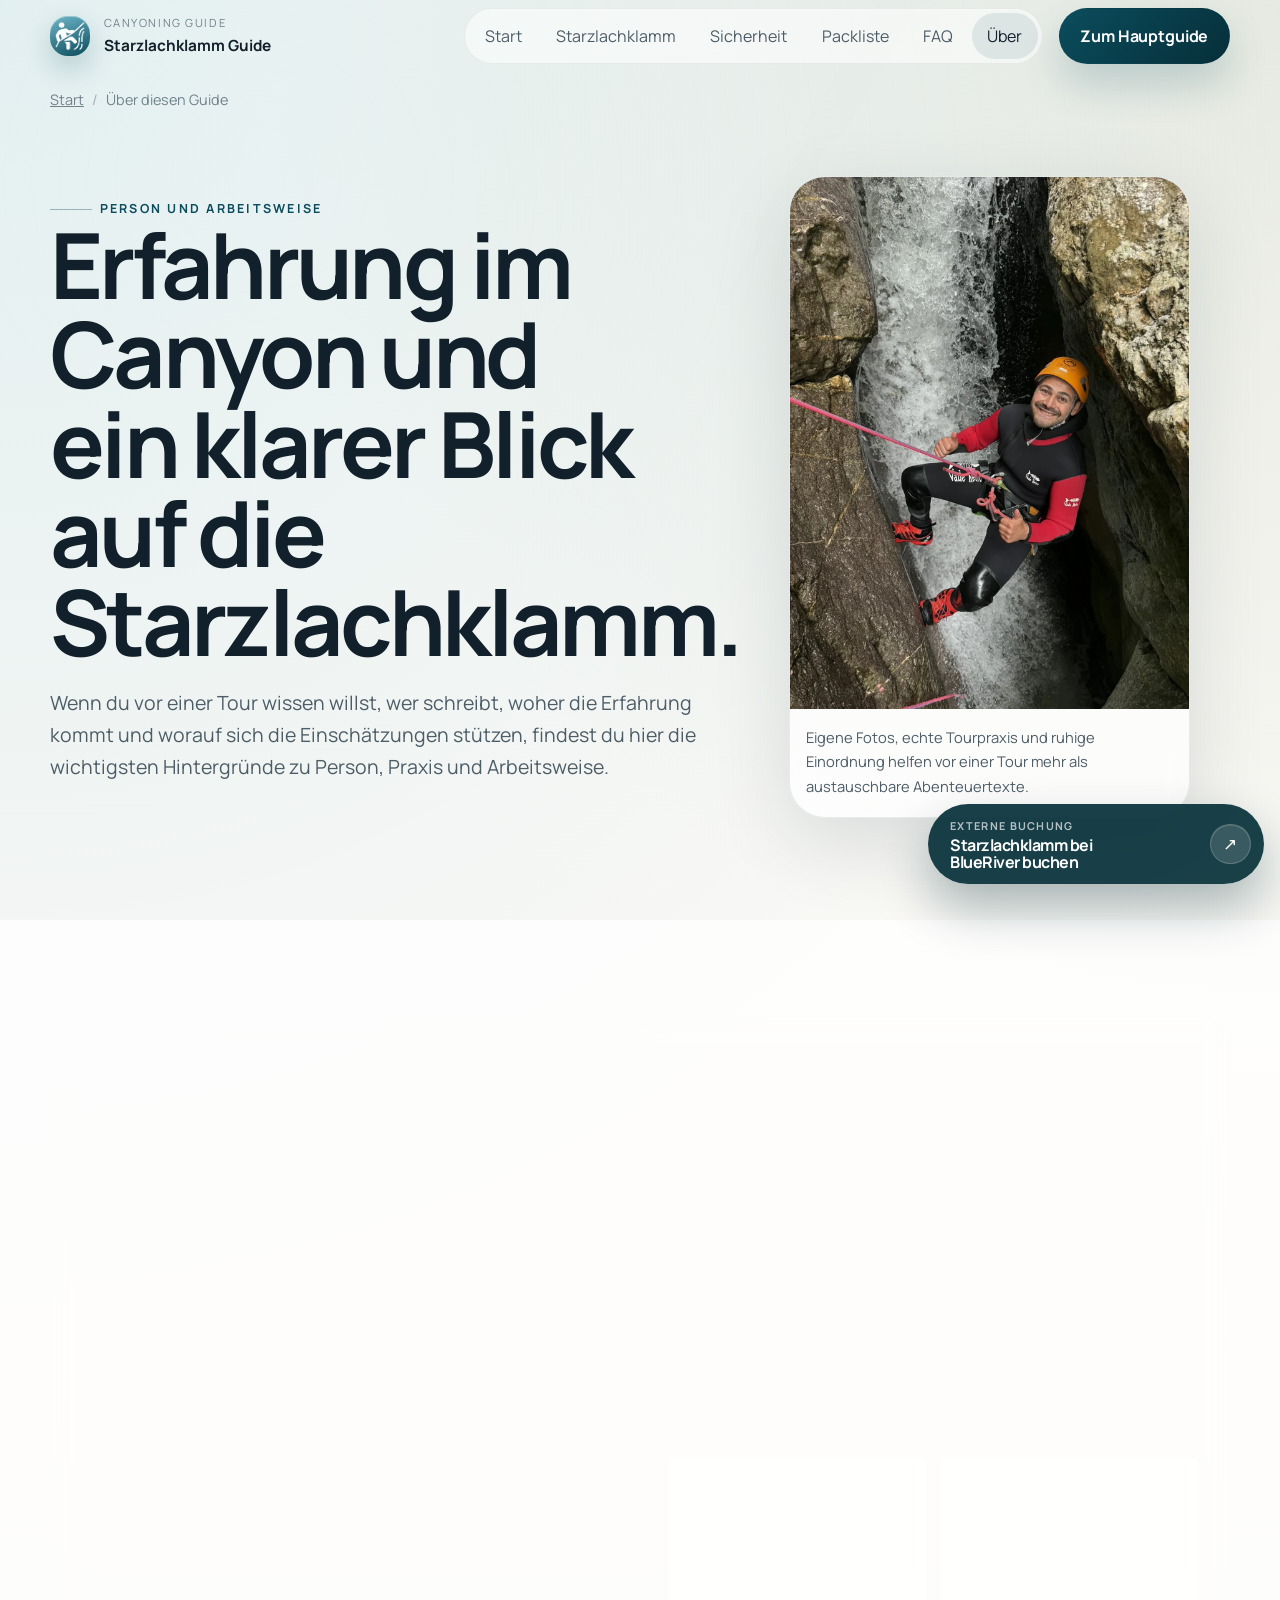
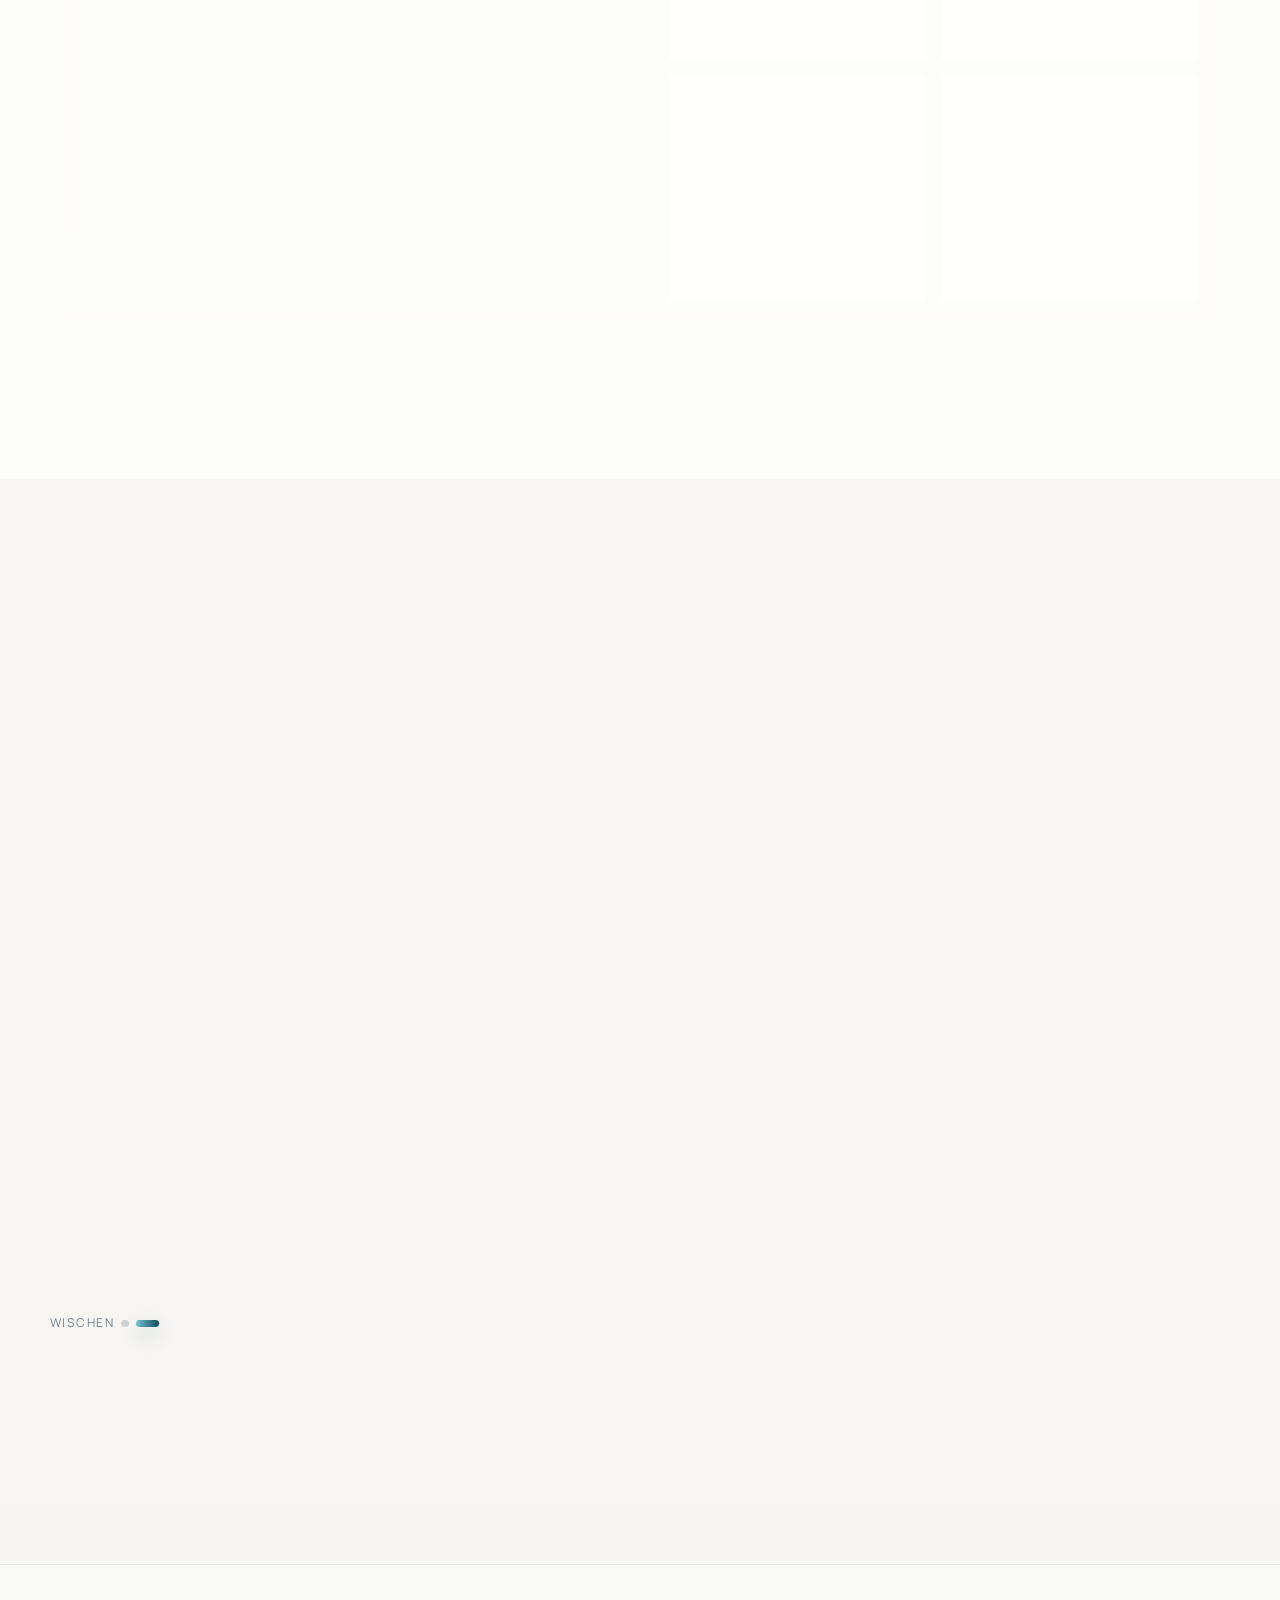
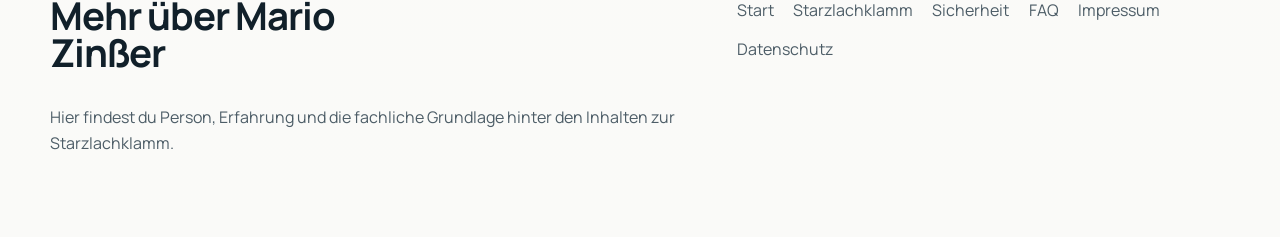
<file: ueber/index.html>
<!doctype html>
<html lang="de">
<head>
  <meta charset="utf-8">
  <meta name="viewport" content="width=device-width, initial-scale=1">
  <title>Über Mario Zinßer, Erfahrung im Canyon und die Grundlage dieses Guides</title>
  <meta name="description" content="Mehr über Mario Zinßer, seine Autorisierung als Canyoning Guide und die Grundlage der Inhalte zur Starzlachklamm.">
  <link rel="canonical" href="https://mario-zinsser.com/ueber/">
  <meta property="og:type" content="profile">
  <meta property="og:title" content="Über diesen Guide">
  <meta property="og:description" content="Wer hinter diesem Guide steht, welche eigenen Inhalte einfließen und wie die Empfehlung transparent eingeordnet wird.">
  <meta property="og:url" content="https://mario-zinsser.com/ueber/">
  <meta property="og:image" content="https://mario-zinsser.com/assets/img/optimized/mario-768.jpg">
  <meta name="twitter:card" content="summary_large_image">
  <link rel="stylesheet" href="../assets/css/site.css">
  <script type="application/ld+json">
    {
      "@context": "https://schema.org",
      "@graph": [
        {
          "@type": "Person",
          "name": "Mario Zinßer",
          "jobTitle": "Autorisierter Canyoning Guide",
          "description": "Mario ist ein leidenschaftlicher Canyoning-Enthusiast mit über einem Jahrzehnt Erfahrung im Bergsport und der Erkundung von Schluchten weltweit. Als zertifizierter Guide, autorisiert beim Tiroler Bergsportführerverband, teilt er sein Wissen und seine Begeisterung für das Canyoning durch diesen Guide, um anderen dabei zu helfen, die Schönheit und Herausforderungen der Starzlachklamm sicher zu erleben.",
          "image": "https://mario-zinsser.com/assets/img/optimized/mario-768.jpg",
          "url": "https://mario-zinsser.com/"
        },
        {
          "@type": "WebPage",
          "name": "Über diesen Guide",
          "url": "https://mario-zinsser.com/ueber/",
          "description": "Über-Seite zu Person, Arbeitsweise und Transparenz dieses Guides.",
          "inLanguage": "de"
        }
      ]
    }
  </script>
</head>
<body>
  <a class="skip-link" href="#main-content">Zum Inhalt springen</a>
  <header class="site-header">
    <div class="site-header__inner">
      <a class="brand" href="../" aria-label="Startseite Starzlachklamm Guide">
        <span class="brand__mark" aria-hidden="true"></span>
        <span class="brand__text">
          <span class="brand__eyebrow">Canyoning Guide</span>
          <span class="brand__title">Starzlachklamm Guide</span>
        </span>
      </a>
      <nav class="nav-panel" data-nav-panel aria-label="Hauptnavigation" id="navigation">
        <div class="nav-links">
          <a data-nav-link href="../">Start</a>
          <a data-nav-link href="../canyoning-starzlachklamm/">Starzlachklamm</a>
          <a data-nav-link href="../canyoning-sicherheit/">Sicherheit</a>
          <a data-nav-link href="../canyoning-packliste/">Packliste</a>
          <a data-nav-link href="../starzlachklamm-faq/">FAQ</a>
          <a data-nav-link href="../ueber/">Über</a>
        </div>
        <a class="header-cta" href="../canyoning-starzlachklamm/">Zum Hauptguide</a>
      </nav>
      <button class="nav-toggle" type="button" data-nav-toggle aria-expanded="false" aria-controls="navigation">
        <span class="visually-hidden">Menü öffnen</span>
        <span class="nav-toggle__bar" aria-hidden="true"></span>
        <span class="nav-toggle__bar" aria-hidden="true"></span>
        <span class="nav-toggle__bar" aria-hidden="true"></span>
      </button>
    </div>
  </header>

  <nav class="breadcrumbs" aria-label="Breadcrumb">
    <ol>
      <li><a href="../">Start</a></li>
      <li>Über diesen Guide</li>
    </ol>
  </nav>

  <main id="main-content" class="main-content">
    <section class="hero hero--split">
      <div class="hero__content" data-reveal>
        <span class="eyebrow">Person und Arbeitsweise</span>
        <h1>Erfahrung im Canyon und ein klarer Blick auf die Starzlachklamm.</h1>
        <p class="hero__lead">Wenn du vor einer Tour wissen willst, wer schreibt, woher die Erfahrung kommt und worauf sich die Einschätzungen stützen, findest du hier die wichtigsten Hintergründe zu Person, Praxis und Arbeitsweise.</p>
      </div>
      <figure class="hero__media figure-card" data-reveal data-tilt>
        <img src="../assets/img/optimized/starze_image_04-1280.webp" alt="Lächelnder Canyoning-Teilnehmer in enger Felsrinne" width="1071" height="1428" fetchpriority="high">
        <figcaption>Eigene Fotos, echte Tourpraxis und ruhige Einordnung helfen vor einer Tour mehr als austauschbare Abenteuertexte.</figcaption>
      </figure>
    </section>

    <section class="section">
      <div class="section__inner">
        <div class="author-box" data-reveal>
          <div class="author-box__grid author-box__grid--trust">
            <div class="article-prose">
              <span class="author-box__badge">Wer hinter diesem Guide steht</span>
              <div class="author-inline-head">
                <div class="author-portrait-wrap author-portrait-wrap--inline">
                  <img class="author-portrait" src="../assets/img/optimized/mario-768.jpg" alt="Mario Zinßer im orangefarbenen Canyoning-Anzug vor blauem Wasser" width="768" height="768" loading="lazy">
                </div>
                <div class="author-inline-copy">
                  <h2>Mario Zinßer</h2>
                  <p><strong>Autorisierter Canyoning Guide</strong></p>
                </div>
              </div>
              <p>Mario ist ein leidenschaftlicher Canyoning-Enthusiast mit über einem Jahrzehnt Erfahrung im Bergsport und der Erkundung von Schluchten weltweit. Als zertifizierter Guide, autorisiert beim Tiroler Bergsportführerverband, teilt er sein Wissen und seine Begeisterung für das Canyoning durch diesen Guide, um anderen dabei zu helfen, die Schönheit und Herausforderungen der Starzlachklamm sicher zu erleben.</p>
            </div>
            <div class="author-aside" data-stagger>
              <article class="author-proof-card" data-stagger-item data-pressable data-sheen>
                <div class="author-proof-card__seal">
                  <img src="../assets/img/optimized/guide-720.png" alt="Abzeichen Schluchtenführer Tirol" width="720" height="682" loading="lazy">
                </div>
                <div class="author-proof-card__body">
                  <span class="author-kicker">Guide-Nachweis</span>
                  <h3>Autorisierter Canyoning Guide</h3>
                  <p>Die Autorisierung beim Tiroler Bergsportführerverband ist Teil der fachlichen Grundlage hinter diesem Guide.</p>
                </div>
              </article>
              <div class="definition-grid definition-grid--compact" data-stagger-item>
                <dl><dt>Wofür du hier Orientierung findest</dt><dd>Für Fragen zu Ablauf, Anspruch und Vorbereitung vor einer Tour in der Starzlachklamm.</dd></dl>
                <dl><dt>Eigene Fotos und Videos</dt><dd>Sie zeigen Schlucht, Wasser und Tourcharakter so, wie Suchende sie später tatsächlich erleben.</dd></dl>
                <dl><dt>Worauf du dich verlassen kannst</dt><dd>Ruhige Sprache, klare Antworten und nachvollziehbare Einschätzung statt Werbedruck.</dd></dl>
                <dl><dt>Buchung</dt><dd>Am Ende führt ein externer Link direkt zur Partnerseite von BlueRiver.</dd></dl>
              </div>
            </div>
          </div>
        </div>
      </div>
    </section>

    <section class="section">
      <div class="section__inner">
        <div class="photo-rail" data-gallery-snap>
          <figure class="figure-card" data-reveal>
            <img src="../assets/img/optimized/starze_image_01-960.webp" alt="Drei Teilnehmer gehen durch einen ruhigen Wasserlauf in der Starzlachklamm" width="1200" height="1600" loading="lazy">
            <figcaption>Eigene Bilder geben ein realeres Gefühl für Wasser, Fels und Bewegung in der Schlucht.</figcaption>
          </figure>
          <figure class="figure-card" data-reveal>
            <img src="../assets/img/optimized/starze_image_07-960.webp" alt="Felsiger enger Schluchtabschnitt der Starzlachklamm" width="900" height="1600" loading="lazy">
            <figcaption>Der Blick in die Schlucht zeigt schnell, warum Gelände, Wasser und Enge zusammen gedacht werden müssen.</figcaption>
          </figure>
        </div>
      </div>
    </section>
  </main>

  <footer class="site-footer">
    <div class="site-footer__inner">
      <div class="site-footer__grid">
        <div class="article-prose"><h2 class="section-title">Mehr über Mario Zinßer</h2><p>Hier findest du Person, Erfahrung und die fachliche Grundlage hinter den Inhalten zur Starzlachklamm.</p></div>
        <div class="article-prose"><div class="site-footer__links"><a href="../">Start</a><a href="../canyoning-starzlachklamm/">Starzlachklamm</a><a href="../canyoning-sicherheit/">Sicherheit</a><a href="../starzlachklamm-faq/">FAQ</a><a href="../impressum/">Impressum</a><a href="../datenschutz/">Datenschutz</a></div></div>
      </div>
    </div>
  </footer>

  <a class="overlay-cta" data-overlay-cta href="https://www.blueriver-canyoning.de/canyoning-starzlachklamm" target="_blank" rel="nofollow sponsored noopener" aria-label="Starzlachklamm bei BlueRiver buchen">
    <span class="overlay-cta__label">
      <strong>Starzlachklamm bei BlueRiver buchen</strong>
      <small>Externe Buchung</small>
    </span>
  </a>

  <script>
    window.PAGE_CONFIG = {
      pageType: "about",
      slug: "ueber",
      title: "Über Mario Zinßer, Erfahrung im Canyon und die Grundlage dieses Guides",
      showStickyCta: true,
      showRecommendationBlock: false,
      breadcrumb: [
        { name: "Start", url: "https://mario-zinsser.com/" },
        { name: "Über diesen Guide", url: "https://mario-zinsser.com/ueber/" }
      ]
    };
  </script>
  <script src="../assets/js/analytics-config.js" defer></script>
  <script src="../assets/js/site.js" defer></script>
</body>
</html>
</file>
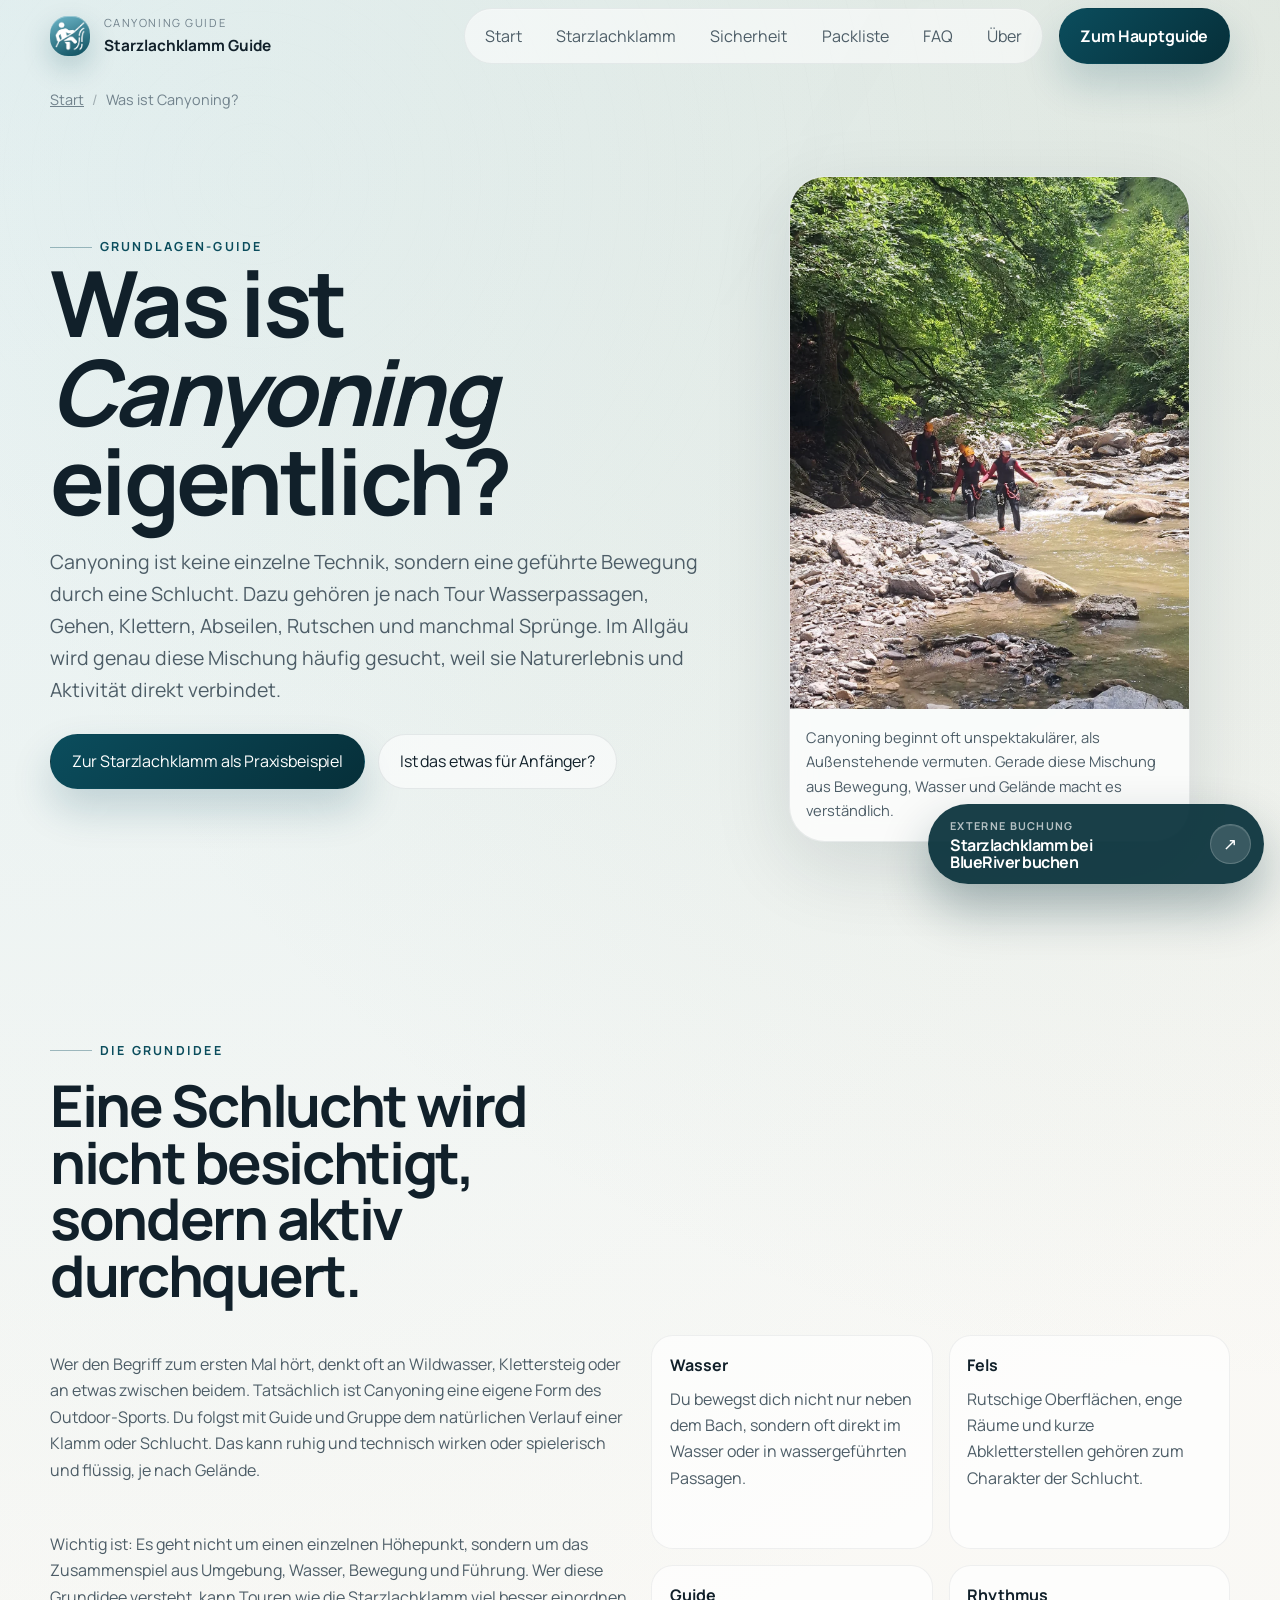
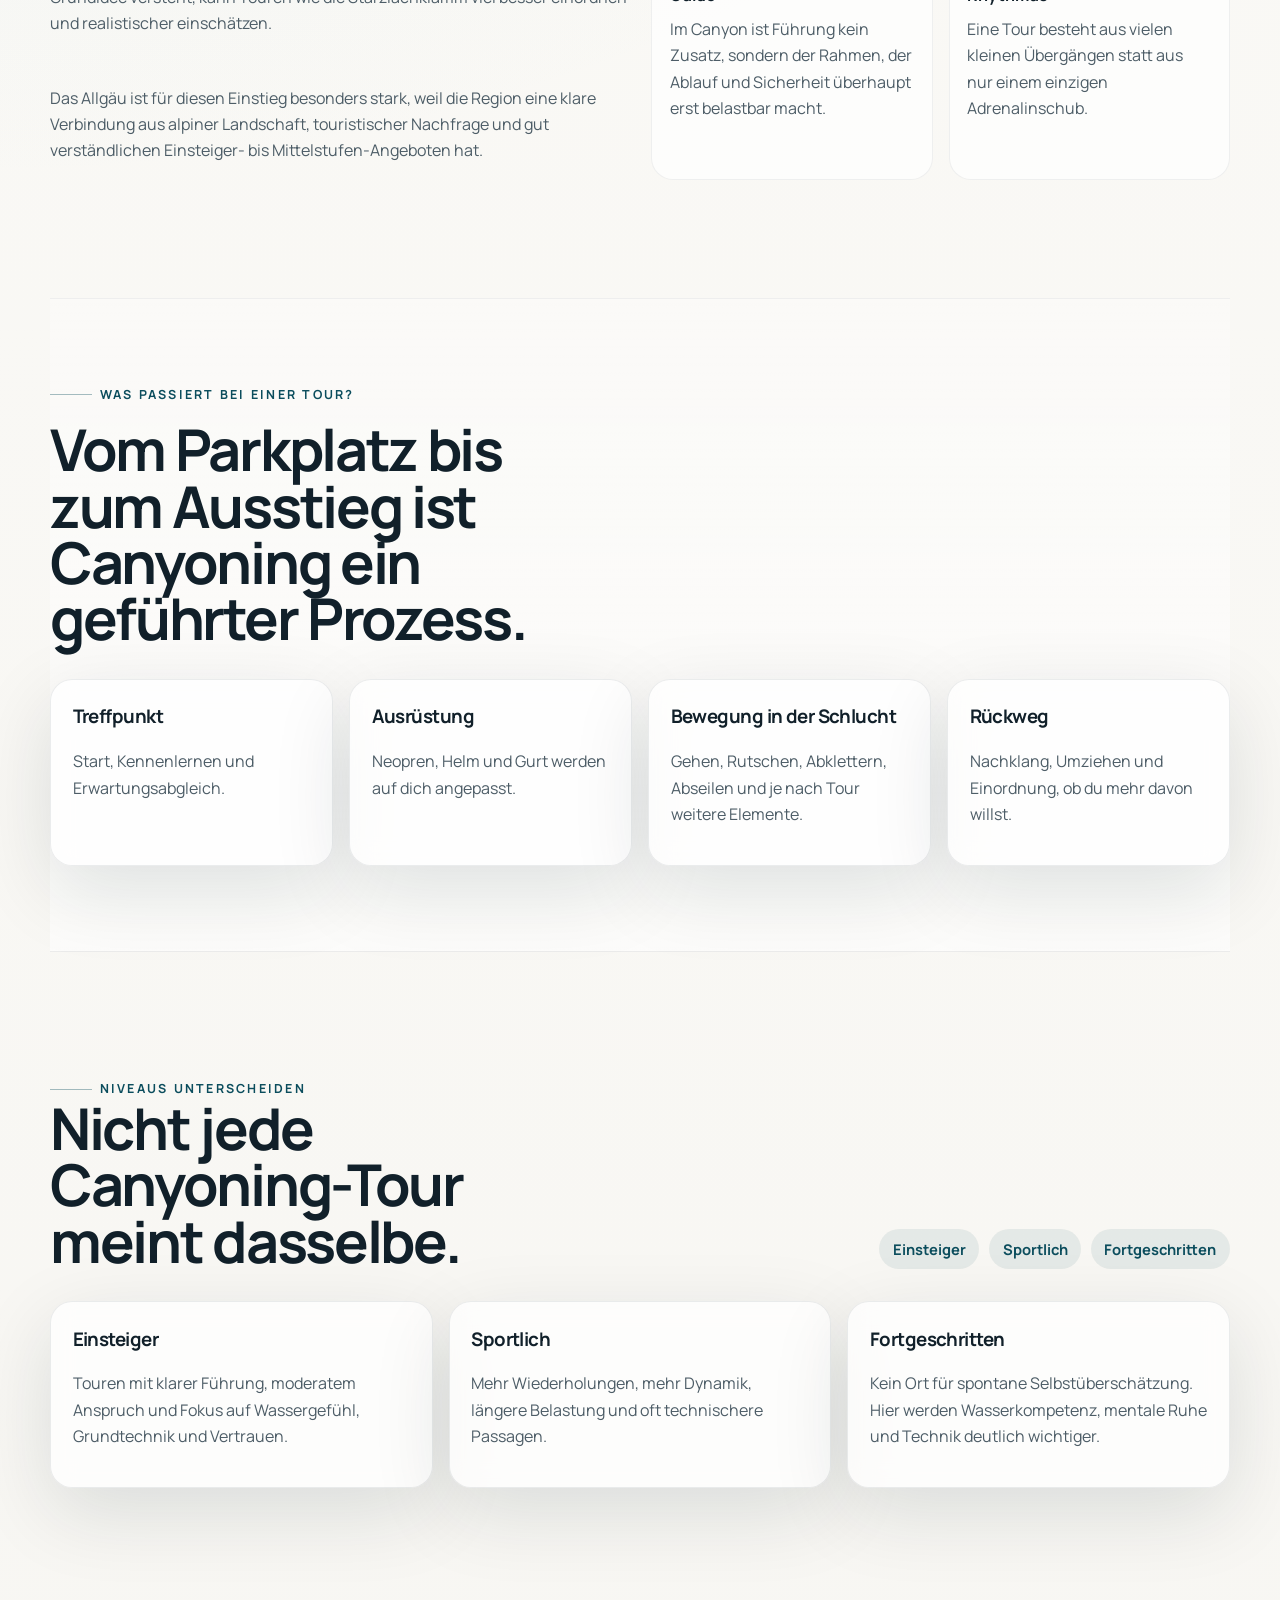
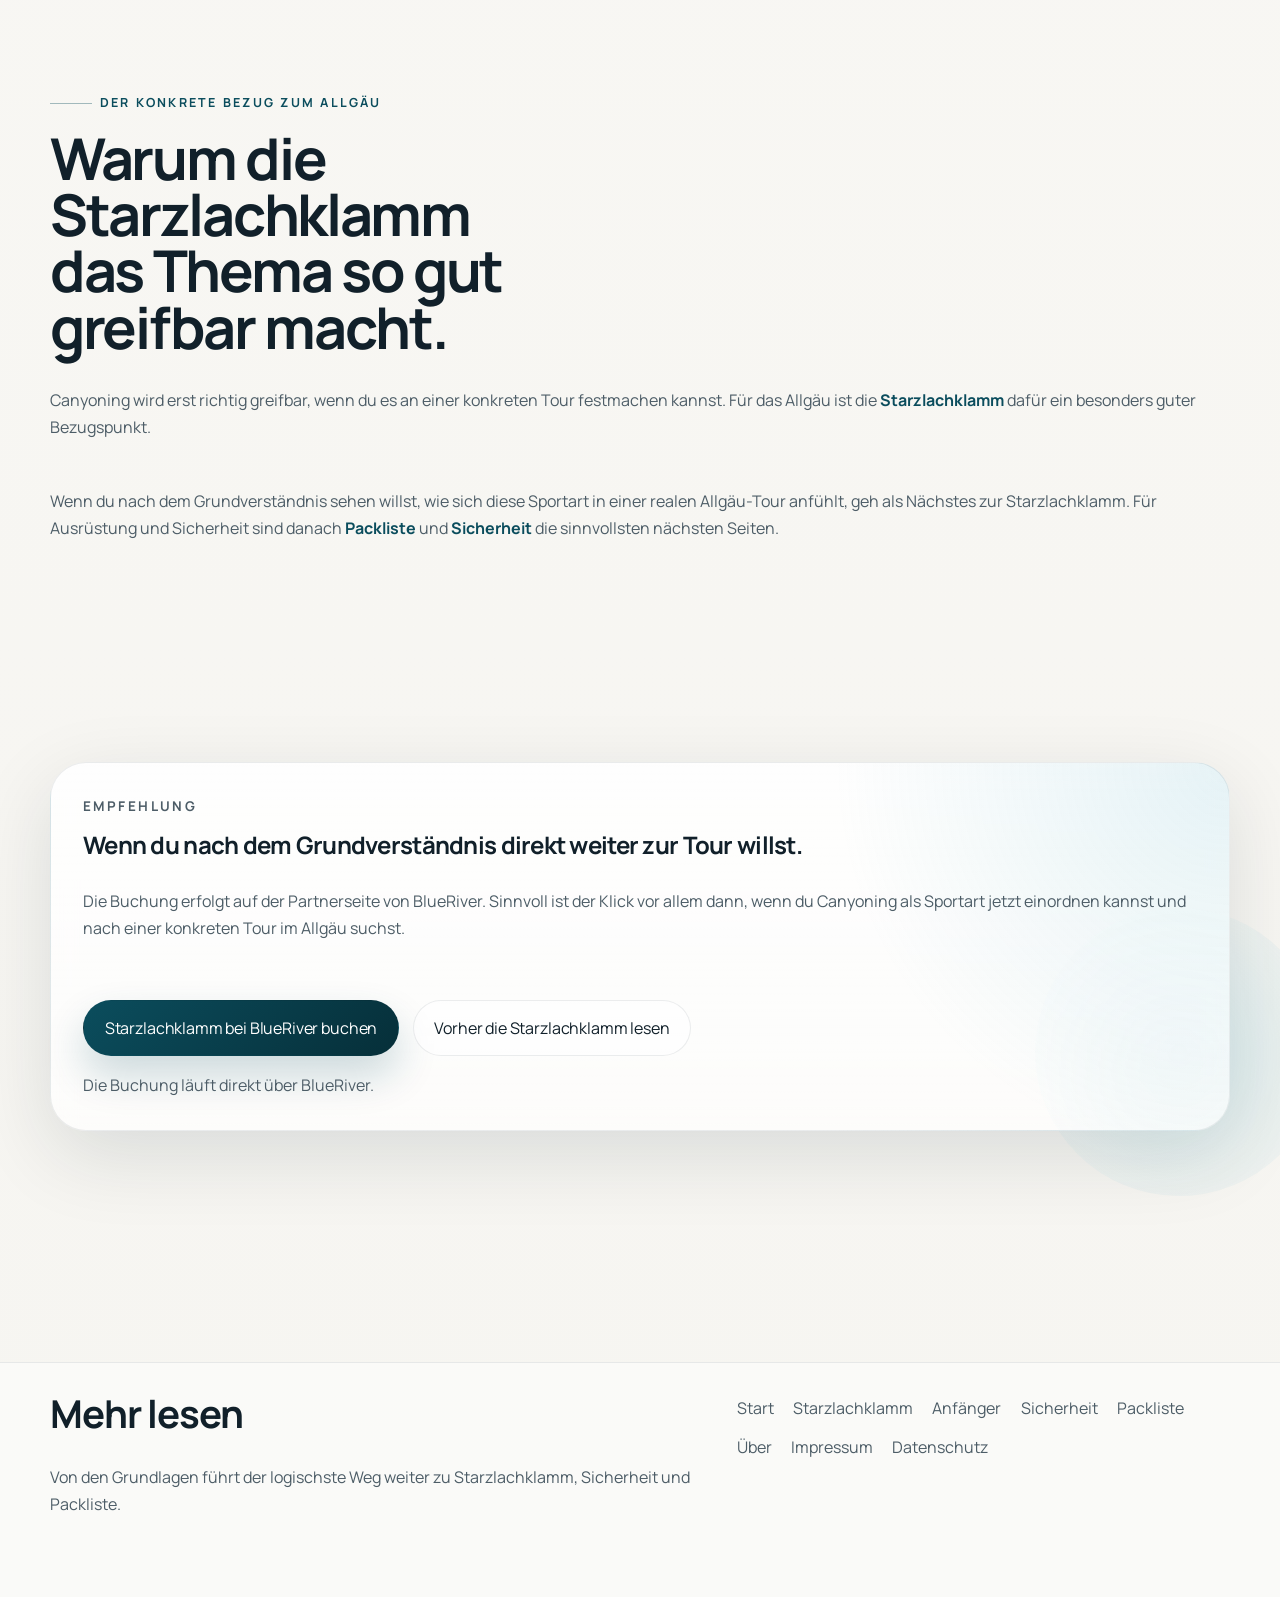
<file: was-ist-canyoning/index.html>
<!doctype html>
<html lang="de">
<head>
  <meta charset="utf-8">
  <meta name="viewport" content="width=device-width, initial-scale=1">
  <title>Was ist Canyoning? Einstieg, Ablauf und Orientierung im Allgäu</title>
  <meta name="description" content="Was ist Canyoning wirklich? Ein klarer Einstieg in die Sportart mit Fokus auf Ablauf, Anforderungen, Niveaus und den Bezug zum Allgäu.">
  <link rel="canonical" href="https://mario-zinsser.com/was-ist-canyoning/">
  <meta property="og:type" content="article">
  <meta property="og:title" content="Was ist Canyoning? Einstieg, Ablauf und Orientierung im Allgäu">
  <meta property="og:description" content="Grundlagen-Guide zu Canyoning: verständlich, deutschsprachig und intern verknüpft mit Starzlachklamm, Sicherheit und Packliste.">
  <meta property="og:url" content="https://mario-zinsser.com/was-ist-canyoning/">
  <meta property="og:image" content="https://mario-zinsser.com/assets/img/optimized/starze_image_01-1280.webp">
  <meta name="twitter:card" content="summary_large_image">
  <link rel="stylesheet" href="../assets/css/site.css">
  <script type="application/ld+json">
    {
      "@context": "https://schema.org",
      "@graph": [
        {
          "@type": "WebPage",
          "name": "Was ist Canyoning?",
          "url": "https://mario-zinsser.com/was-ist-canyoning/",
          "description": "Grundlagen-Guide zu Canyoning mit Bezug zum Allgäu.",
          "inLanguage": "de"
        },
        {
          "@type": "BreadcrumbList",
          "itemListElement": [
            {
              "@type": "ListItem",
              "position": 1,
              "name": "Start",
              "item": "https://mario-zinsser.com/"
            },
            {
              "@type": "ListItem",
              "position": 2,
              "name": "Was ist Canyoning?",
              "item": "https://mario-zinsser.com/was-ist-canyoning/"
            }
          ]
        }
      ]
    }
  </script>
</head>
<body>
  <a class="skip-link" href="#main-content">Zum Inhalt springen</a>
  <header class="site-header">
    <div class="site-header__inner">
      <a class="brand" href="../" aria-label="Startseite Starzlachklamm Guide">
        <span class="brand__mark" aria-hidden="true"></span>
        <span class="brand__text">
          <span class="brand__eyebrow">Canyoning Guide</span>
          <span class="brand__title">Starzlachklamm Guide</span>
        </span>
      </a>
      <nav class="nav-panel" data-nav-panel aria-label="Hauptnavigation" id="navigation">
        <div class="nav-links">
          <a data-nav-link href="../">Start</a>
          <a data-nav-link href="../canyoning-starzlachklamm/">Starzlachklamm</a>
          <a data-nav-link href="../canyoning-sicherheit/">Sicherheit</a>
          <a data-nav-link href="../canyoning-packliste/">Packliste</a>
          <a data-nav-link href="../starzlachklamm-faq/">FAQ</a>
          <a data-nav-link href="../ueber/">Über</a>
        </div>
        <a class="header-cta" href="../canyoning-starzlachklamm/">Zum Hauptguide</a>
      </nav>
      <button class="nav-toggle" type="button" data-nav-toggle aria-expanded="false" aria-controls="navigation">
        <span class="visually-hidden">Menü öffnen</span>
        <span class="nav-toggle__bar" aria-hidden="true"></span>
        <span class="nav-toggle__bar" aria-hidden="true"></span>
        <span class="nav-toggle__bar" aria-hidden="true"></span>
      </button>
    </div>
  </header>

  <nav class="breadcrumbs" aria-label="Breadcrumb">
    <ol>
      <li><a href="../">Start</a></li>
      <li>Was ist Canyoning?</li>
    </ol>
  </nav>

  <main id="main-content" class="main-content">
    <section class="hero hero--split">
      <div class="hero__content" data-reveal>
        <span class="eyebrow">Grundlagen-Guide</span>
        <h1>Was ist <em>Canyoning</em> eigentlich?</h1>
        <p class="hero__lead">Canyoning ist keine einzelne Technik, sondern eine geführte Bewegung durch eine Schlucht. Dazu gehören je nach Tour Wasserpassagen, Gehen, Klettern, Abseilen, Rutschen und manchmal Sprünge. Im Allgäu wird genau diese Mischung häufig gesucht, weil sie Naturerlebnis und Aktivität direkt verbindet.</p>
        <div class="hero__actions">
          <a class="button button--primary" href="../canyoning-starzlachklamm/">Zur Starzlachklamm als Praxisbeispiel</a>
          <a class="button button--secondary" href="../canyoning-allgaeu-anfaenger/">Ist das etwas für Anfänger?</a>
        </div>
      </div>
      <figure class="hero__media figure-card" data-reveal data-tilt>
        <img src="../assets/img/optimized/starze_image_01-1280.webp" alt="Teilnehmer bewegen sich beim Canyoning durch einen flachen Wasserlauf" width="1200" height="1600" fetchpriority="high">
        <figcaption>Canyoning beginnt oft unspektakulärer, als Außenstehende vermuten. Gerade diese Mischung aus Bewegung, Wasser und Gelände macht es verständlich.</figcaption>
      </figure>
    </section>

    <section class="section">
      <div class="section__inner">
        <div class="section-head">
          <span class="eyebrow">Die Grundidee</span>
          <h2 class="section-title">Eine Schlucht wird nicht besichtigt, sondern aktiv durchquert.</h2>
        </div>
        <div class="split-layout split-layout--balanced">
          <div class="article-prose" data-reveal>
            <p>Wer den Begriff zum ersten Mal hört, denkt oft an Wildwasser, Klettersteig oder an etwas zwischen beidem. Tatsächlich ist Canyoning eine eigene Form des Outdoor-Sports. Du folgst mit Guide und Gruppe dem natürlichen Verlauf einer Klamm oder Schlucht. Das kann ruhig und technisch wirken oder spielerisch und flüssig, je nach Gelände.</p>
            <p>Wichtig ist: Es geht nicht um einen einzelnen Höhepunkt, sondern um das Zusammenspiel aus Umgebung, Wasser, Bewegung und Führung. Wer diese Grundidee versteht, kann Touren wie die Starzlachklamm viel besser einordnen und realistischer einschätzen.</p>
            <p>Das Allgäu ist für diesen Einstieg besonders stark, weil die Region eine klare Verbindung aus alpiner Landschaft, touristischer Nachfrage und gut verständlichen Einsteiger- bis Mittelstufen-Angeboten hat.</p>
          </div>
          <div class="definition-grid" data-reveal>
            <dl><dt>Wasser</dt><dd>Du bewegst dich nicht nur neben dem Bach, sondern oft direkt im Wasser oder in wassergeführten Passagen.</dd></dl>
            <dl><dt>Fels</dt><dd>Rutschige Oberflächen, enge Räume und kurze Abkletterstellen gehören zum Charakter der Schlucht.</dd></dl>
            <dl><dt>Guide</dt><dd>Im Canyon ist Führung kein Zusatz, sondern der Rahmen, der Ablauf und Sicherheit überhaupt erst belastbar macht.</dd></dl>
            <dl><dt>Rhythmus</dt><dd>Eine Tour besteht aus vielen kleinen Übergängen statt aus nur einem einzigen Adrenalinschub.</dd></dl>
          </div>
        </div>
      </div>
    </section>

    <section class="section section--tint">
      <div class="section__inner">
        <div class="section-head">
          <span class="eyebrow">Was passiert bei einer Tour?</span>
          <h2 class="section-title">Vom Parkplatz bis zum Ausstieg ist Canyoning ein geführter Prozess.</h2>
        </div>
        <div class="card-grid">
          <article class="info-card span-3" data-reveal><h3>Treffpunkt</h3><p>Start, Kennenlernen und Erwartungsabgleich.</p></article>
          <article class="info-card span-3" data-reveal><h3>Ausrüstung</h3><p>Neopren, Helm und Gurt werden auf dich angepasst.</p></article>
          <article class="info-card span-3" data-reveal><h3>Bewegung in der Schlucht</h3><p>Gehen, Rutschen, Abklettern, Abseilen und je nach Tour weitere Elemente.</p></article>
          <article class="info-card span-3" data-reveal><h3>Rückweg</h3><p>Nachklang, Umziehen und Einordnung, ob du mehr davon willst.</p></article>
        </div>
      </div>
    </section>

    <section class="section">
      <div class="section__inner">
        <div class="section-head section-head--split">
          <div>
            <span class="eyebrow">Niveaus unterscheiden</span>
            <h2 class="section-title">Nicht jede Canyoning-Tour meint dasselbe.</h2>
          </div>
          <div class="pill-row">
            <span class="pill">Einsteiger</span>
            <span class="pill">Sportlich</span>
            <span class="pill">Fortgeschritten</span>
          </div>
        </div>
        <div class="card-grid">
          <article class="story-card span-4" data-reveal data-tilt><h3>Einsteiger</h3><p>Touren mit klarer Führung, moderatem Anspruch und Fokus auf Wassergefühl, Grundtechnik und Vertrauen.</p></article>
          <article class="story-card span-4" data-reveal data-tilt><h3>Sportlich</h3><p>Mehr Wiederholungen, mehr Dynamik, längere Belastung und oft technischere Passagen.</p></article>
          <article class="story-card span-4" data-reveal data-tilt><h3>Fortgeschritten</h3><p>Kein Ort für spontane Selbstüberschätzung. Hier werden Wasserkompetenz, mentale Ruhe und Technik deutlich wichtiger.</p></article>
        </div>
      </div>
    </section>

    <section class="section">
      <div class="section__inner">
        <div class="related-links">
          <div class="section-head">
            <span class="eyebrow">Der konkrete Bezug zum Allgäu</span>
            <h2 class="section-title">Warum die Starzlachklamm das Thema so gut greifbar macht.</h2>
          </div>
          <div class="article-prose" data-reveal>
            <p>Canyoning wird erst richtig greifbar, wenn du es an einer konkreten Tour festmachen kannst. Für das Allgäu ist die <a href="../canyoning-starzlachklamm/">Starzlachklamm</a> dafür ein besonders guter Bezugspunkt.</p>
            <p>Wenn du nach dem Grundverständnis sehen willst, wie sich diese Sportart in einer realen Allgäu-Tour anfühlt, geh als Nächstes zur Starzlachklamm. Für Ausrüstung und Sicherheit sind danach <a href="../canyoning-packliste/">Packliste</a> und <a href="../canyoning-sicherheit/">Sicherheit</a> die sinnvollsten nächsten Seiten.</p>
          </div>
        </div>
      </div>
    </section>

    <section class="section">
      <div class="section__inner">
        <div class="recommendation" data-end-cta data-reveal>
          <p class="recommendation__eyebrow">Empfehlung</p>
          <h2>Wenn du nach dem Grundverständnis direkt weiter zur Tour willst.</h2>
          <p>Die Buchung erfolgt auf der Partnerseite von BlueRiver. Sinnvoll ist der Klick vor allem dann, wenn du Canyoning als Sportart jetzt einordnen kannst und nach einer konkreten Tour im Allgäu suchst.</p>
          <div class="button-row">
            <a class="button button--primary" href="https://www.blueriver-canyoning.de/canyoning-starzlachklamm" target="_blank" rel="nofollow sponsored noopener">Starzlachklamm bei BlueRiver buchen</a>
            <a class="button button--secondary" href="../canyoning-starzlachklamm/">Vorher die Starzlachklamm lesen</a>
          </div>
          <p class="recommendation__note">Die Buchung läuft direkt über BlueRiver.</p>
        </div>
      </div>
    </section>
  </main>

  <footer class="site-footer">
    <div class="site-footer__inner">
      <div class="site-footer__grid">
        <div class="article-prose"><h2 class="section-title">Mehr lesen</h2><p>Von den Grundlagen führt der logischste Weg weiter zu Starzlachklamm, Sicherheit und Packliste.</p></div>
        <div class="article-prose"><div class="site-footer__links"><a href="../">Start</a><a href="../canyoning-starzlachklamm/">Starzlachklamm</a><a href="../canyoning-allgaeu-anfaenger/">Anfänger</a><a href="../canyoning-sicherheit/">Sicherheit</a><a href="../canyoning-packliste/">Packliste</a><a href="../ueber/">Über</a><a href="../impressum/">Impressum</a><a href="../datenschutz/">Datenschutz</a></div></div>
      </div>
    </div>
  </footer>

  <a class="overlay-cta" data-overlay-cta href="https://www.blueriver-canyoning.de/canyoning-starzlachklamm" target="_blank" rel="nofollow sponsored noopener" aria-label="Starzlachklamm bei BlueRiver buchen">
    <span class="overlay-cta__label"><strong>Starzlachklamm bei BlueRiver buchen</strong><small>Externe Buchung</small></span>
  </a>

  <script>
    window.PAGE_CONFIG = {
      pageType: "guide",
      slug: "was-ist-canyoning",
      title: "Was ist Canyoning? Einstieg, Ablauf und Orientierung im Allgäu",
      showStickyCta: true,
      showRecommendationBlock: true,
      breadcrumb: [
        { name: "Start", url: "https://mario-zinsser.com/" },
        { name: "Was ist Canyoning?", url: "https://mario-zinsser.com/was-ist-canyoning/" }
      ]
    };
  </script>
  <script src="../assets/js/analytics-config.js" defer></script>
  <script src="../assets/js/site.js" defer></script>
</body>
</html>
</file>
<file: assets/css/site.css>
:root {
  --bg: #f6f5f1;
  --bg-strong: #ffffff;
  --bg-tint: rgba(255, 255, 255, 0.76);
  --surface: rgba(255, 255, 255, 0.72);
  --surface-strong: rgba(255, 255, 255, 0.92);
  --surface-border: rgba(11, 29, 39, 0.08);
  --ink: #11202a;
  --ink-soft: #4d5d67;
  --ink-muted: #71828c;
  --petrol: #0b4d5d;
  --petrol-deep: #062f39;
  --glacier: #74bfd2;
  --moss: #7c9571;
  --sand: #d7c7ae;
  --shadow-soft: 0 24px 80px rgba(10, 32, 44, 0.12);
  --shadow-card: 0 12px 44px rgba(10, 32, 44, 0.1);
  --radius-sm: 14px;
  --radius-md: 22px;
  --radius-lg: 36px;
  --content-width: min(1180px, calc(100vw - 2rem));
  --section-gap: clamp(4rem, 8vw, 7rem);
  --header-height: 4.5rem;
  --transition: 220ms ease;
  --ease-premium: cubic-bezier(0.22, 1, 0.36, 1);
  --ease-soft-spring: cubic-bezier(0.2, 0.9, 0.25, 1);
  --duration-enter: 680ms;
  --duration-micro: 180ms;
  --shadow-hover: 0 24px 62px rgba(10, 32, 44, 0.16);
  --glow-glacier: 0 0 0 1px rgba(116, 191, 210, 0.26), 0 18px 54px rgba(116, 191, 210, 0.18);
  --hero-progress: 0;
  --pointer-x: 50%;
  --pointer-y: 50%;
}

@font-face {
  font-family: "Manrope";
  src: url("../fonts/Manrope-Variable.ttf") format("truetype");
  font-display: swap;
  font-weight: 200 800;
}

@font-face {
  font-family: "Instrument Serif";
  src: url("../fonts/InstrumentSerif-Regular.ttf") format("truetype");
  font-display: swap;
  font-weight: 400;
  font-style: normal;
}

@font-face {
  font-family: "Instrument Serif";
  src: url("../fonts/InstrumentSerif-Italic.ttf") format("truetype");
  font-display: swap;
  font-weight: 400;
  font-style: italic;
}

*,
*::before,
*::after {
  box-sizing: border-box;
}

html {
  scroll-behavior: smooth;
  overflow-x: hidden;
  overflow-x: clip;
}

body {
  margin: 0;
  font-family: "Manrope", "Segoe UI", sans-serif;
  color: var(--ink);
  background:
    radial-gradient(circle at top left, rgba(116, 191, 210, 0.18), transparent 36%),
    radial-gradient(circle at top right, rgba(124, 149, 113, 0.16), transparent 28%),
    linear-gradient(180deg, #fbfaf7, var(--bg));
  min-height: 100vh;
  line-height: 1.65;
  overflow-x: hidden;
  overflow-x: clip;
  transition: background-position var(--duration-enter) var(--ease-premium);
}

body::before {
  content: "";
  position: fixed;
  inset: 0;
  pointer-events: none;
  opacity: 0.22;
  background-image:
    linear-gradient(120deg, transparent 0, transparent 46%, rgba(9, 35, 45, 0.03) 50%, transparent 54%, transparent 100%),
    repeating-radial-gradient(circle at 20% 20%, rgba(9, 35, 45, 0.035) 0 1px, transparent 1px 28px);
  mask-image: linear-gradient(180deg, rgba(0, 0, 0, 0.9), transparent 90%);
}

img,
video {
  display: block;
  max-width: 100%;
}

a {
  color: inherit;
}

a:not(.button):not(.header-cta):not(.overlay-cta):hover {
  color: var(--petrol);
}

button,
a.button,
.button {
  font: inherit;
}

.skip-link {
  position: absolute;
  left: 1rem;
  top: -4rem;
  background: var(--petrol-deep);
  color: #fff;
  padding: 0.75rem 1rem;
  border-radius: 999px;
  z-index: 120;
  text-decoration: none;
}

.skip-link:focus {
  top: 1rem;
}

.site-header {
  position: sticky;
  top: 0;
  z-index: 90;
  isolation: isolate;
  backdrop-filter: blur(0);
  transition: background-color var(--duration-micro) var(--ease-premium), backdrop-filter var(--duration-micro) var(--ease-premium), box-shadow var(--duration-micro) var(--ease-premium);
}

.site-header::after {
  content: "";
  position: absolute;
  left: 0;
  right: 0;
  bottom: 0;
  height: 1px;
  opacity: 0;
  pointer-events: none;
  background: linear-gradient(90deg, transparent, rgba(11, 29, 39, 0.14), transparent);
  transition: opacity var(--duration-micro) var(--ease-premium);
}

.site-header.is-scrolled {
  background: rgba(246, 245, 241, 0.72);
  backdrop-filter: blur(18px);
  box-shadow: 0 1px 0 rgba(11, 29, 39, 0.08);
}

.site-header.is-scrolled::after {
  opacity: 1;
}

.site-header__inner,
.site-footer__inner,
.main-nav,
.main-content,
.section__inner,
.hero,
.breadcrumbs {
  width: var(--content-width);
  margin-inline: auto;
}

.site-header__inner {
  min-height: var(--header-height);
  display: flex;
  align-items: center;
  justify-content: space-between;
  gap: 1rem;
}

.brand {
  display: inline-flex;
  align-items: center;
  gap: 0.85rem;
  text-decoration: none;
}

.brand__mark {
  width: 2.5rem;
  height: 2.5rem;
  border-radius: 18px;
  background:
    linear-gradient(160deg, rgba(116, 191, 210, 0.95), rgba(11, 77, 93, 0.95)),
    #0d3841;
  box-shadow: inset 0 1px 0 rgba(255, 255, 255, 0.35), 0 12px 28px rgba(11, 77, 93, 0.22);
  position: relative;
}

.brand__mark::before {
  content: "";
  position: absolute;
  inset: 0.34rem;
  background: url("../../media/icon.png") center / contain no-repeat;
  filter: drop-shadow(0 1px 1px rgba(6, 47, 57, 0.18));
}

.brand__mark::after {
  content: none;
}

.brand__text {
  display: grid;
  gap: 0.05rem;
}

.brand__eyebrow {
  font-size: 0.7rem;
  letter-spacing: 0.14em;
  text-transform: uppercase;
  color: var(--ink-muted);
}

.brand__title {
  font-size: 0.96rem;
  font-weight: 700;
}

.nav-panel {
  display: flex;
  align-items: center;
  gap: 1rem;
  transition: opacity var(--duration-micro) var(--ease-premium), transform var(--duration-micro) var(--ease-soft-spring);
}

.nav-links {
  display: flex;
  align-items: center;
  gap: 0.25rem;
  padding: 0.25rem;
  border-radius: 999px;
  background: rgba(255, 255, 255, 0.54);
  border: 1px solid rgba(11, 29, 39, 0.06);
  box-shadow: inset 0 1px 0 rgba(255, 255, 255, 0.22);
  transition: background-color var(--duration-micro) var(--ease-premium), border-color var(--duration-micro) var(--ease-premium), box-shadow var(--duration-micro) var(--ease-premium);
}

.nav-links a {
  display: inline-flex;
  align-items: center;
  min-height: 2.5rem;
  padding: 0.6rem 0.95rem;
  text-decoration: none;
  border-radius: 999px;
  color: var(--ink-soft);
  transition: background-color var(--duration-micro) var(--ease-premium), color var(--duration-micro) var(--ease-premium), filter var(--duration-micro) var(--ease-premium), transform var(--duration-micro) var(--ease-soft-spring);
}

.nav-links a.is-active,
.nav-links a:hover {
  background: rgba(11, 77, 93, 0.1);
  color: var(--ink);
  filter: saturate(1.02);
}

.nav-links a:hover {
  transform: translateY(-1px);
}

.site-header.is-scrolled .nav-links {
  background: rgba(255, 255, 255, 0.72);
  border-color: rgba(11, 29, 39, 0.08);
  box-shadow: inset 0 1px 0 rgba(255, 255, 255, 0.4), 0 8px 20px rgba(10, 32, 44, 0.06);
}

.header-cta,
.button {
  display: inline-flex;
  align-items: center;
  justify-content: center;
  gap: 0.6rem;
  min-height: 3rem;
  padding: 0.85rem 1.3rem;
  border-radius: 999px;
  border: 1px solid transparent;
  text-decoration: none;
  font-weight: 700;
  letter-spacing: -0.01em;
  transition: transform var(--duration-micro) var(--ease-soft-spring), background-color var(--duration-micro) var(--ease-premium), color var(--duration-micro) var(--ease-premium), border-color var(--duration-micro) var(--ease-premium), box-shadow var(--duration-micro) var(--ease-premium), filter var(--duration-micro) var(--ease-premium);
}

.button:hover,
.header-cta:hover {
  transform: translateY(-1px);
}

.button--primary,
.header-cta {
  background: linear-gradient(135deg, var(--petrol), var(--petrol-deep));
  color: #fff;
  box-shadow: 0 20px 40px rgba(11, 77, 93, 0.2);
}

.button--primary:hover,
.button--primary:focus-visible,
.header-cta:hover,
.header-cta:focus-visible {
  color: #fff;
  border-color: rgba(116, 191, 210, 0.24);
  box-shadow:
    0 26px 54px rgba(11, 77, 93, 0.28),
    0 0 0 1px rgba(116, 191, 210, 0.14);
  filter: brightness(1.03) saturate(1.05);
}

.button--primary:active,
.header-cta:active {
  transform: translateY(0) scale(0.99);
}

.button--secondary {
  background: rgba(255, 255, 255, 0.56);
  color: var(--ink);
  border-color: rgba(11, 29, 39, 0.08);
}

.nav-toggle {
  display: none;
  width: 3rem;
  height: 3rem;
  padding: 0;
  border: 0;
  background: rgba(255, 255, 255, 0.56);
  border-radius: 1rem;
  box-shadow: var(--shadow-card);
  color: var(--ink);
  line-height: 0;
}

.nav-toggle__bar {
  display: block;
  width: 1.15rem;
  height: 0.12rem;
  background: currentColor;
  margin: 0;
  border-radius: 999px;
  transition: transform var(--transition), opacity var(--transition);
}

.nav-panel.is-open + .nav-toggle .nav-toggle__bar:nth-child(1) {
  transform: translateY(0.26rem) rotate(45deg);
}

.nav-panel.is-open + .nav-toggle .nav-toggle__bar:nth-child(2) {
  opacity: 0;
}

.nav-panel.is-open + .nav-toggle .nav-toggle__bar:nth-child(3) {
  transform: translateY(-0.26rem) rotate(-45deg);
}

.main-content {
  padding-bottom: 8rem;
}

.breadcrumbs {
  display: flex;
  align-items: center;
  gap: 0.5rem;
  padding-top: 1rem;
  font-size: 0.9rem;
  color: var(--ink-muted);
}

.breadcrumbs ol {
  display: flex;
  flex-wrap: wrap;
  gap: 0.5rem;
  list-style: none;
  padding: 0;
  margin: 0;
}

.breadcrumbs li:not(:last-child)::after {
  content: "/";
  margin-left: 0.5rem;
  color: rgba(17, 32, 42, 0.32);
}

.hero {
  display: grid;
  gap: 2rem;
  padding-block: clamp(2rem, 4vw, 3rem) clamp(3rem, 7vw, 5rem);
  position: relative;
}

.hero--split {
  grid-template-columns: 1.15fr 0.85fr;
  align-items: center;
}

.hero--single {
  padding-top: clamp(3rem, 6vw, 5rem);
}

.hero__content {
  max-width: 42rem;
}

.hero[data-hero-depth] {
  --hero-progress: 0;
  isolation: isolate;
}

.hero[data-hero-depth]::before {
  content: "";
  position: absolute;
  inset: -8% auto auto -6%;
  width: min(36rem, 52vw);
  height: min(18rem, 34vw);
  pointer-events: none;
  background: radial-gradient(circle, rgba(255, 255, 255, 0.7), rgba(255, 255, 255, 0));
  mix-blend-mode: screen;
  opacity: 0;
  transform: translate3d(calc(var(--hero-progress, 0) * 10px), calc(var(--hero-progress, 0) * -8px), 0);
  animation: hero-sweep 1.2s var(--ease-premium) 140ms both;
}

.hero[data-hero-depth] [data-hero-layer="content"] {
  --scroll-shift: calc(var(--hero-progress, 0) * -10px);
}

.hero[data-hero-depth] [data-hero-layer="media"] {
  --scroll-shift: calc(var(--hero-progress, 0) * -16px);
  --motion-scale: calc(1 + (var(--hero-progress, 0) * 0.008));
}

.has-scrolled .hero[data-hero-depth] [data-hero-layer="media"] {
  box-shadow: 0 30px 86px rgba(10, 32, 44, 0.16);
}

.eyebrow {
  display: inline-flex;
  align-items: center;
  gap: 0.5rem;
  font-size: 0.78rem;
  text-transform: uppercase;
  letter-spacing: 0.18em;
  color: var(--petrol);
  font-weight: 700;
}

.eyebrow::before {
  content: "";
  width: 2.6rem;
  height: 1px;
  background: currentColor;
  opacity: 0.36;
}

.hero h1,
.section-title,
.recommendation h2,
.feature-callout__title,
.faq-group h2,
.legal-card h1 {
  margin: 0;
  letter-spacing: -0.04em;
  line-height: 0.98;
}

.hero h1 {
  font-size: clamp(2.8rem, 8vw, 5.7rem);
  max-width: 10ch;
}

.hero--home h1 em,
.section-title em {
  font-family: "Instrument Serif", Georgia, serif;
  font-style: italic;
  font-weight: 400;
  color: var(--petrol);
}

.hero__lead,
.section-lead,
.legal-card > p:first-of-type {
  font-size: clamp(1rem, 2vw, 1.22rem);
  color: var(--ink-soft);
  max-width: 44rem;
  margin-top: 1.25rem;
}

.hero__actions,
.button-row {
  display: flex;
  flex-wrap: wrap;
  gap: 0.85rem;
  margin-top: 1.7rem;
}

.hero__meta,
.chip-list,
.fact-tags {
  display: flex;
  flex-wrap: wrap;
  gap: 0.75rem;
  margin-top: 1.6rem;
}

.meta-chip,
.fact-tag {
  display: inline-flex;
  align-items: center;
  min-height: 2.5rem;
  padding: 0.6rem 0.85rem;
  border-radius: 999px;
  background: rgba(255, 255, 255, 0.7);
  border: 1px solid rgba(11, 29, 39, 0.08);
  color: var(--ink-soft);
}

.hero__media,
.media-card,
.figure-card,
.video-card,
.recommendation,
.author-box,
.author-identity-card,
.author-proof-card,
.quote-card,
.legal-card,
.info-card,
.story-card,
.faq-intro,
.table-card {
  border: 1px solid var(--surface-border);
  background: var(--surface);
  backdrop-filter: blur(12px);
  box-shadow: var(--shadow-soft);
  border-radius: var(--radius-lg);
  position: relative;
  isolation: isolate;
  transition: transform var(--duration-micro) var(--ease-soft-spring), box-shadow var(--duration-micro) var(--ease-premium), border-color var(--duration-micro) var(--ease-premium), background-color var(--duration-micro) var(--ease-premium), filter var(--duration-micro) var(--ease-premium);
}

.hero__media {
  overflow: hidden;
}

.hero__media img,
.video-card video,
.figure-card img {
  width: 100%;
  height: 100%;
  object-fit: cover;
}

.hero__media--stacked {
  display: grid;
  gap: 1rem;
}

.video-card {
  overflow: hidden;
}

[data-sheen]::before {
  content: "";
  position: absolute;
  inset: -20%;
  z-index: 0;
  pointer-events: none;
  opacity: 0;
  background:
    radial-gradient(circle at var(--pointer-x) var(--pointer-y), rgba(255, 255, 255, 0.34), rgba(255, 255, 255, 0) 30%),
    linear-gradient(135deg, rgba(255, 255, 255, 0.1), rgba(255, 255, 255, 0) 60%);
  mix-blend-mode: screen;
  transition: opacity var(--duration-micro) var(--ease-premium);
}

[data-sheen] > * {
  position: relative;
  z-index: 1;
}

[data-sheen]:hover::before,
[data-sheen].is-tilting::before,
[data-sheen].is-pressed::before {
  opacity: 1;
}

[data-pressable] {
  transition: transform var(--duration-micro) var(--ease-soft-spring), box-shadow var(--duration-micro) var(--ease-premium), border-color var(--duration-micro) var(--ease-premium), background-color var(--duration-micro) var(--ease-premium), filter var(--duration-micro) var(--ease-premium);
}

[data-pressable]:hover {
  border-color: rgba(116, 191, 210, 0.26);
  box-shadow: var(--shadow-hover);
}

.is-touch [data-pressable] {
  -webkit-tap-highlight-color: transparent;
}

[data-pressable].is-pressed {
  transform: scale(0.985) translateY(1px);
  box-shadow: 0 10px 28px rgba(10, 32, 44, 0.12);
}

.video-card__body {
  padding: 1rem 1rem 1.2rem;
}

.video-card__label,
.figure-card figcaption,
.support-note,
.micro-label {
  font-size: 0.92rem;
  color: var(--ink-soft);
}

.section {
  padding-block: var(--section-gap);
}

.section--tight {
  padding-block: 3.2rem;
}

.section--tint {
  position: relative;
}

.section--tint::before {
  content: "";
  position: absolute;
  inset: 1rem 0;
  background: linear-gradient(180deg, rgba(255, 255, 255, 0.3), rgba(255, 255, 255, 0.6));
  border-block: 1px solid rgba(11, 29, 39, 0.06);
  z-index: -1;
}

.section__inner {
  display: grid;
  gap: 2rem;
}

.section-head {
  display: grid;
  gap: 1rem;
  align-items: end;
}

.section-head--split {
  grid-template-columns: 1fr auto;
}

.section-title {
  font-size: clamp(2rem, 5vw, 3.6rem);
  max-width: 13ch;
}

.section-copy,
.article-prose p,
.article-prose li,
.faq-answer p,
.legal-card p,
.legal-card li {
  color: var(--ink-soft);
}

.card-grid {
  display: grid;
  grid-template-columns: repeat(12, minmax(0, 1fr));
  gap: 1rem;
}

.card-grid > * {
  grid-column: span 12;
}

.info-card,
.story-card,
.table-card {
  padding: 1.35rem;
  border-radius: var(--radius-md);
}

.info-card h3,
.story-card h3,
.feature-callout__title,
.author-box h2,
.recommendation h2,
.quote-card h3 {
  margin: 0;
  letter-spacing: -0.03em;
}

.info-card p,
.story-card p,
.story-card li,
.info-card li,
.author-box p,
.recommendation p {
  color: var(--ink-soft);
}

.info-card ul,
.story-card ul,
.article-prose ul,
.legal-card ul {
  padding-left: 1.1rem;
  margin: 0.75rem 0 0;
}

.info-card li + li,
.story-card li + li,
.article-prose li + li {
  margin-top: 0.45rem;
}

.fact-grid {
  display: grid;
  grid-template-columns: repeat(auto-fit, minmax(12rem, 1fr));
  gap: 1rem;
}

.fact-card {
  padding: 1.2rem 1.25rem;
  border-radius: var(--radius-md);
  background: rgba(255, 255, 255, 0.65);
  border: 1px solid rgba(11, 29, 39, 0.06);
  box-shadow: var(--shadow-card);
  transition: transform var(--duration-micro) var(--ease-soft-spring), box-shadow var(--duration-micro) var(--ease-premium), border-color var(--duration-micro) var(--ease-premium);
}

.fact-card strong {
  display: block;
  font-size: 2rem;
  letter-spacing: -0.05em;
}

.split-layout {
  display: grid;
  gap: 1.4rem;
}

.split-layout--balanced {
  grid-template-columns: repeat(2, minmax(0, 1fr));
}

.article-prose {
  display: grid;
  gap: 1rem;
}

.article-prose h2,
.article-prose h3,
.article-prose h4 {
  margin: 0;
  letter-spacing: -0.03em;
}

.article-prose h2 {
  font-size: clamp(1.7rem, 3vw, 2.4rem);
}

.article-prose h3 {
  font-size: 1.28rem;
}

.feature-callout {
  padding: 1.6rem;
  border-radius: var(--radius-md);
  background: linear-gradient(180deg, rgba(11, 77, 93, 0.9), rgba(6, 47, 57, 0.96));
  color: #fff;
  box-shadow: var(--shadow-soft);
}

.feature-callout p,
.feature-callout li {
  color: rgba(255, 255, 255, 0.82);
}

.feature-callout ul {
  padding-left: 1rem;
}

.media-panel {
  display: grid;
  gap: 1rem;
}

.figure-card {
  overflow: hidden;
}

.figure-card figcaption {
  padding: 1rem 1rem 1.2rem;
}

.photo-rail {
  display: grid;
  grid-auto-flow: column;
  grid-auto-columns: minmax(17rem, 76vw);
  gap: 1rem;
  overflow-x: auto;
  padding-bottom: 0.4rem;
  scroll-snap-type: x mandatory;
  overscroll-behavior-x: contain;
  scroll-padding-inline: 0.2rem;
  mask-image: linear-gradient(90deg, transparent, #000 4%, #000 96%, transparent);
  -webkit-mask-image: linear-gradient(90deg, transparent, #000 4%, #000 96%, transparent);
}

.photo-rail > * {
  scroll-snap-align: start;
  transition: transform var(--duration-micro) var(--ease-soft-spring), filter var(--duration-micro) var(--ease-premium), box-shadow var(--duration-micro) var(--ease-premium);
}

.photo-rail > *.is-active {
  transform: translateY(-3px);
}

.gallery-indicators {
  display: flex;
  align-items: center;
  gap: 0.45rem;
  flex-wrap: wrap;
}

.gallery-indicators::before {
  content: attr(data-hint);
  font-size: 0.76rem;
  letter-spacing: 0.12em;
  text-transform: uppercase;
  color: var(--ink-muted);
  transition: opacity var(--duration-micro) var(--ease-premium), transform var(--duration-micro) var(--ease-premium);
}

.gallery-indicators.has-interacted::before,
.gallery-indicators[data-hint=""]::before {
  opacity: 0;
  transform: translateY(-0.2rem);
}

.gallery-indicators__dot {
  width: 0.45rem;
  height: 0.45rem;
  border-radius: 999px;
  background: rgba(11, 29, 39, 0.16);
  transition: width var(--duration-micro) var(--ease-soft-spring), transform var(--duration-micro) var(--ease-soft-spring), background-color var(--duration-micro) var(--ease-premium), opacity var(--duration-micro) var(--ease-premium);
}

.gallery-indicators__dot.is-active {
  width: 1.45rem;
  background: linear-gradient(90deg, var(--glacier), var(--petrol));
  box-shadow: 0 8px 20px rgba(11, 77, 93, 0.22);
}

.timeline {
  position: relative;
  display: grid;
  gap: 1rem;
  padding-left: 1.35rem;
}

.timeline::before {
  content: "";
  position: absolute;
  left: 0.42rem;
  top: 0;
  bottom: 0;
  width: 2px;
  background: rgba(11, 29, 39, 0.1);
}

.timeline::after {
  content: "";
  position: absolute;
  left: 0.42rem;
  top: 0;
  width: 2px;
  height: calc(var(--progress, 0) * 100%);
  background: linear-gradient(180deg, var(--glacier), var(--petrol));
  transition: height 120ms linear;
}

.timeline-step {
  position: relative;
  padding: 1.25rem 1.25rem 1.25rem 1.4rem;
  margin-left: 0.8rem;
  border-radius: var(--radius-md);
  background: rgba(255, 255, 255, 0.72);
  border: 1px solid rgba(11, 29, 39, 0.06);
  transition: transform var(--duration-micro) var(--ease-soft-spring), box-shadow var(--duration-micro) var(--ease-premium), border-color var(--duration-micro) var(--ease-premium), opacity var(--duration-micro) var(--ease-premium), background-color var(--duration-micro) var(--ease-premium);
}

.timeline-step::before {
  content: "";
  position: absolute;
  width: 0.82rem;
  height: 0.82rem;
  border-radius: 999px;
  background: var(--glacier);
  left: -1.63rem;
  top: 1.55rem;
  box-shadow: 0 0 0 0.45rem rgba(116, 191, 210, 0.18);
}

.timeline-step h3 {
  margin: 0;
  font-size: 1.15rem;
}

.timeline-step.is-active {
  transform: translateY(-2px);
  border-color: rgba(116, 191, 210, 0.42);
  box-shadow: var(--glow-glacier);
}

.timeline-step.is-active::before {
  background: var(--petrol);
  box-shadow: 0 0 0 0.55rem rgba(116, 191, 210, 0.22);
}

.timeline-step.is-past {
  background: rgba(255, 255, 255, 0.84);
  border-color: rgba(11, 77, 93, 0.14);
}

.timeline-step.is-past::before {
  background: var(--petrol);
  box-shadow: 0 0 0 0.48rem rgba(11, 77, 93, 0.12);
}

.timeline-step:not(.is-active):not(.is-past) {
  opacity: 0.78;
}

.quote-card,
.author-box,
.faq-intro,
.recommendation,
.legal-card {
  padding: clamp(1.4rem, 3vw, 2rem);
}

.quote-card blockquote {
  margin: 0;
  font-size: clamp(1.25rem, 3vw, 1.8rem);
  letter-spacing: -0.03em;
  line-height: 1.3;
}

.quote-card cite {
  display: block;
  margin-top: 1rem;
  color: var(--ink-muted);
  font-style: normal;
}

.author-box__grid {
  display: grid;
  gap: 1rem;
}

.author-aside {
  display: grid;
  gap: 1rem;
  align-content: start;
}

.author-box__badge {
  display: inline-flex;
  align-items: center;
  gap: 0.55rem;
  padding: 0.55rem 0.8rem;
  border-radius: 999px;
  background: rgba(11, 77, 93, 0.08);
  color: var(--petrol);
  font-size: 0.88rem;
  font-weight: 700;
}

.author-inline-head {
  display: grid;
  grid-template-columns: minmax(6.4rem, 8.2rem) minmax(0, 1fr);
  gap: 1rem;
  align-items: center;
  margin: 0.95rem 0 1rem;
}

.author-inline-copy h2 {
  margin: 0;
}

.author-inline-copy p {
  margin: 0.35rem 0 0;
}

.author-identity-card {
  display: grid;
  grid-template-columns: minmax(5.5rem, 6.5rem) minmax(0, 1fr);
  gap: 1rem;
  padding: 1rem;
  align-items: center;
  overflow: hidden;
}

.author-portrait-wrap {
  position: relative;
  aspect-ratio: 1;
  border-radius: 1.6rem;
  overflow: hidden;
  background:
    radial-gradient(circle at top left, rgba(116, 191, 210, 0.32), transparent 58%),
    linear-gradient(180deg, rgba(11, 77, 93, 0.12), rgba(11, 77, 93, 0.02));
  box-shadow:
    inset 0 1px 0 rgba(255, 255, 255, 0.28),
    0 16px 34px rgba(10, 32, 44, 0.14);
}

.author-portrait-wrap--inline {
  width: min(100%, 8.2rem);
}

.author-portrait {
  width: 100%;
  height: 100%;
  object-fit: cover;
  object-position: center 22%;
}

.author-identity-copy,
.author-proof-card__body {
  min-width: 0;
}

.author-kicker {
  display: inline-flex;
  align-items: center;
  gap: 0.45rem;
  margin-bottom: 0.45rem;
  color: var(--ink-muted);
  font-size: 0.72rem;
  font-weight: 800;
  letter-spacing: 0.12em;
  text-transform: uppercase;
}

.author-kicker::before {
  content: "";
  width: 0.7rem;
  height: 1px;
  background: rgba(11, 77, 93, 0.26);
}

.author-identity-copy h3,
.author-proof-card h3 {
  margin: 0;
  font-size: clamp(1.05rem, 2vw, 1.35rem);
  letter-spacing: -0.03em;
}

.author-identity-copy p,
.author-proof-card p {
  margin: 0.4rem 0 0;
  color: var(--ink-soft);
}

.author-proof-card {
  display: grid;
  gap: 1rem;
  padding: 1rem;
}

.author-proof-card__seal {
  display: grid;
  place-items: center;
  padding: 0.95rem;
  border-radius: calc(var(--radius-md) + 2px);
  background:
    radial-gradient(circle at top left, rgba(116, 191, 210, 0.16), transparent 54%),
    rgba(255, 255, 255, 0.84);
  border: 1px solid rgba(11, 29, 39, 0.06);
  box-shadow: inset 0 1px 0 rgba(255, 255, 255, 0.3);
}

.author-proof-card__seal img {
  width: min(100%, 12rem);
  height: auto;
  object-fit: contain;
}

.definition-grid--compact {
  gap: 0.85rem;
}

.definition-grid--compact dl {
  padding: 0.95rem 1rem;
}

.definition-grid {
  display: grid;
  gap: 1rem;
}

.definition-grid dl {
  margin: 0;
  padding: 1rem 1.1rem;
  border-radius: var(--radius-md);
  background: rgba(255, 255, 255, 0.64);
  border: 1px solid rgba(11, 29, 39, 0.06);
}

.definition-grid dt {
  font-weight: 700;
}

.definition-grid dd {
  margin: 0.45rem 0 0;
  color: var(--ink-soft);
}

.faq-list,
.faq-group {
  display: grid;
  gap: 0.85rem;
}

.faq-group {
  padding-top: 0.5rem;
}

.faq-group h2 {
  font-size: clamp(1.6rem, 4vw, 2.3rem);
}

details[data-accordion] {
  border: 1px solid rgba(11, 29, 39, 0.08);
  border-radius: var(--radius-md);
  background: rgba(255, 255, 255, 0.68);
  overflow: hidden;
  box-shadow: var(--shadow-card);
  transition: box-shadow var(--duration-micro) var(--ease-premium), border-color var(--duration-micro) var(--ease-premium), transform var(--duration-micro) var(--ease-soft-spring), opacity var(--duration-micro) var(--ease-premium);
}

details[data-accordion] summary {
  list-style: none;
  cursor: pointer;
  padding: 1.15rem 1.25rem;
  font-weight: 700;
  position: relative;
  padding-right: 3.5rem;
  transition: background-color var(--duration-micro) var(--ease-premium), color var(--duration-micro) var(--ease-premium);
}

details[data-accordion] summary::-webkit-details-marker {
  display: none;
}

details[data-accordion] summary::after {
  content: "+";
  position: absolute;
  right: 1.2rem;
  top: 50%;
  transform: translateY(-50%);
  width: 1.8rem;
  height: 1.8rem;
  border-radius: 999px;
  background: rgba(11, 77, 93, 0.08);
  color: var(--petrol);
  display: grid;
  place-items: center;
  font-size: 1.15rem;
  transition: transform var(--duration-micro) var(--ease-soft-spring), background-color var(--duration-micro) var(--ease-premium), color var(--duration-micro) var(--ease-premium);
}

details[data-accordion][open] summary::after {
  content: "−";
  transform: translateY(-50%) rotate(180deg);
}

.faq-answer {
  max-height: 0;
  overflow: hidden;
  padding: 0 1.25rem;
  opacity: 0;
  transition: max-height 420ms var(--ease-premium), opacity 260ms var(--ease-premium), padding 260ms var(--ease-premium);
}

.faq-answer p:first-child {
  margin-top: 0;
}

details[data-accordion][open] {
  border-color: rgba(116, 191, 210, 0.32);
  box-shadow: var(--glow-glacier);
}

details[data-accordion][open] summary {
  background: linear-gradient(180deg, rgba(116, 191, 210, 0.08), rgba(255, 255, 255, 0));
}

details[data-accordion][open] .faq-answer {
  max-height: 28rem;
  opacity: 1;
  padding: 0 1.25rem 1.15rem;
}

details[data-accordion].is-opening .faq-answer {
  opacity: 1;
}

.faq-list.has-open-item details[data-accordion]:not([open]) {
  opacity: 0.78;
}

.toc {
  display: grid;
  gap: 0.8rem;
  padding: 1.1rem 1.2rem;
  border-radius: var(--radius-md);
  background: rgba(255, 255, 255, 0.6);
  border: 1px solid rgba(11, 29, 39, 0.06);
}

.toc ol {
  margin: 0;
  padding-left: 1rem;
  columns: 2;
  column-gap: 2rem;
}

.toc li + li {
  margin-top: 0.4rem;
}

.toc a {
  text-decoration-thickness: 0.08em;
  text-underline-offset: 0.14em;
}

.is-anchor-target {
  animation: anchor-highlight 1.2s var(--ease-premium);
}

.recommendation {
  display: grid;
  gap: 1rem;
  align-items: start;
  background:
    radial-gradient(circle at top right, rgba(116, 191, 210, 0.18), transparent 32%),
    linear-gradient(180deg, rgba(255, 255, 255, 0.88), rgba(255, 255, 255, 0.7));
}

.recommendation::before {
  content: "";
  position: absolute;
  inset: auto -8% -18% auto;
  width: 18rem;
  height: 18rem;
  border-radius: 999px;
  background: radial-gradient(circle, rgba(116, 191, 210, 0.24), rgba(116, 191, 210, 0));
  opacity: 0;
  transform: scale(0.88);
  pointer-events: none;
  transition: opacity var(--duration-enter) var(--ease-premium), transform var(--duration-enter) var(--ease-premium);
}

.recommendation.is-visible::before {
  opacity: 1;
  transform: scale(1);
}

.recommendation__eyebrow {
  margin: 0;
  font-size: 0.84rem;
  text-transform: uppercase;
  letter-spacing: 0.18em;
  color: var(--petrol);
  font-weight: 700;
}

.recommendation__note {
  margin: 0;
  color: var(--ink-muted);
}

.recommendation__list {
  display: grid;
  gap: 0.45rem;
  padding-left: 1rem;
  margin: 0;
}

.recommendation__list li {
  color: var(--ink-soft);
}

.related-links {
  display: grid;
  gap: 1rem;
}

.related-links a,
.story-card a,
.info-card a,
.figure-card a,
.table-card a {
  font-weight: 700;
  text-decoration: none;
  color: var(--petrol);
}

.pill-row {
  display: flex;
  flex-wrap: wrap;
  gap: 0.6rem;
}

.pill {
  display: inline-flex;
  align-items: center;
  min-height: 2.4rem;
  padding: 0.5rem 0.85rem;
  border-radius: 999px;
  background: rgba(11, 77, 93, 0.08);
  color: var(--petrol);
  font-weight: 700;
  font-size: 0.92rem;
  transition: transform var(--duration-micro) var(--ease-soft-spring), background-color var(--duration-micro) var(--ease-premium), box-shadow var(--duration-micro) var(--ease-premium);
}

.checklist {
  display: grid;
  gap: 0.65rem;
}

.checklist__item {
  display: grid;
  grid-template-columns: auto 1fr;
  gap: 0.9rem;
  align-items: start;
  padding: 0.95rem 1rem;
  border-radius: var(--radius-md);
  background: rgba(255, 255, 255, 0.66);
  border: 1px solid rgba(11, 29, 39, 0.06);
  box-shadow: var(--shadow-card);
}

.checklist__item strong {
  display: block;
}

.checklist__icon {
  width: 2rem;
  height: 2rem;
  border-radius: 0.8rem;
  background: rgba(116, 191, 210, 0.18);
  display: grid;
  place-items: center;
  color: var(--petrol);
  font-weight: 800;
}

.table-card table {
  width: 100%;
  border-collapse: collapse;
}

.table-card th,
.table-card td {
  padding: 0.85rem 0;
  text-align: left;
  vertical-align: top;
  border-bottom: 1px solid rgba(11, 29, 39, 0.08);
}

.table-card th {
  color: var(--ink-muted);
  font-size: 0.92rem;
  font-weight: 700;
}

.table-card tr:last-child td,
.table-card tr:last-child th {
  border-bottom: 0;
}

.legal-card h1 {
  font-size: clamp(2.4rem, 6vw, 4rem);
}

.site-footer {
  border-top: 1px solid rgba(11, 29, 39, 0.08);
  background: rgba(255, 255, 255, 0.52);
}

.site-footer__inner {
  display: grid;
  gap: 1.5rem;
  padding-block: 2rem 4rem;
}

.site-footer__grid {
  display: grid;
  gap: 1.25rem;
}

.site-footer__links {
  display: flex;
  flex-wrap: wrap;
  gap: 0.8rem 1.2rem;
}

.site-footer__links a {
  text-decoration: none;
  color: var(--ink-soft);
}

.overlay-cta {
  position: fixed;
  right: 1rem;
  bottom: calc(env(safe-area-inset-bottom, 0px) + 1rem);
  z-index: 95;
  display: flex;
  visibility: visible;
  align-items: center;
  gap: 0.92rem;
  max-width: min(21rem, calc(100vw - 2rem));
  padding: 0.78rem 0.82rem 0.78rem 1.3rem;
  border-radius: 999px;
  background: rgba(6, 47, 57, 0.92);
  color: #fff;
  text-decoration: none;
  box-shadow: 0 24px 50px rgba(6, 47, 57, 0.32);
  transform: translateY(0) scale(1);
  opacity: 1;
  pointer-events: auto;
  filter: saturate(1);
  transition: transform 420ms var(--ease-soft-spring), filter var(--duration-micro) var(--ease-premium), box-shadow var(--duration-micro) var(--ease-premium);
}

.overlay-cta::after {
  content: "↗";
  display: grid;
  place-items: center;
  width: 2.55rem;
  height: 2.55rem;
  flex: 0 0 2.55rem;
  border-radius: 999px;
  background: rgba(255, 255, 255, 0.14);
  border: 1px solid rgba(255, 255, 255, 0.18);
  color: #fff;
  font-size: 1.05rem;
  line-height: 1;
  box-shadow: inset 0 1px 0 rgba(255, 255, 255, 0.12);
}

.overlay-cta:hover,
.overlay-cta:focus-visible {
  color: #fff;
  box-shadow:
    0 28px 56px rgba(6, 47, 57, 0.38),
    0 0 0 1px rgba(116, 191, 210, 0.16);
  filter: saturate(1.03) brightness(1.02);
}

.overlay-cta.is-visible {
  opacity: 1;
  transform: translateY(0) scale(1);
  pointer-events: auto;
  filter: saturate(1);
}

.overlay-cta.is-mobile-expanded {
  box-shadow: 0 28px 62px rgba(6, 47, 57, 0.38);
  transform: translateY(0) scale(1.02);
}

.overlay-cta__label {
  display: grid;
  gap: 0.16rem;
  min-width: 0;
  padding-left: 0.08rem;
}

.overlay-cta__label strong {
  font-size: 1rem;
  line-height: 1.08;
  letter-spacing: -0.03em;
  text-wrap: balance;
}

.overlay-cta__label small {
  order: -1;
  font-size: 0.68rem;
  font-weight: 700;
  letter-spacing: 0.12em;
  text-transform: uppercase;
  color: rgba(255, 255, 255, 0.68);
}

[data-reveal] {
  --reveal-offset: 2rem;
  --scroll-shift: 0px;
  --motion-scale: 1;
  opacity: 0;
  filter: blur(14px);
  transform: translate3d(0, calc(var(--reveal-offset) + var(--scroll-shift)), 0) scale(var(--motion-scale));
  transform-origin: center top;
  transition: opacity var(--duration-enter) var(--ease-premium), transform var(--duration-enter) var(--ease-premium), filter var(--duration-enter) var(--ease-premium), box-shadow var(--duration-micro) var(--ease-premium), border-color var(--duration-micro) var(--ease-premium);
  transition-delay: var(--stagger-delay, 0ms);
}

[data-reveal].is-visible {
  --reveal-offset: 0px;
  opacity: 1;
  filter: blur(0);
  transform: translate3d(0, var(--scroll-shift), 0) scale(var(--motion-scale));
}

[data-tilt] {
  transform-style: preserve-3d;
  transition: transform var(--duration-micro) var(--ease-soft-spring), box-shadow var(--duration-micro) var(--ease-premium), border-color var(--duration-micro) var(--ease-premium);
}

[data-tilt].is-tilting {
  box-shadow: var(--shadow-hover);
}

[data-stagger-item] {
  transition-delay: var(--stagger-delay, 0ms);
}

.visually-hidden {
  position: absolute;
  width: 1px;
  height: 1px;
  padding: 0;
  margin: -1px;
  overflow: hidden;
  clip: rect(0, 0, 0, 0);
  white-space: nowrap;
  border: 0;
}

:focus-visible {
  outline: 3px solid rgba(116, 191, 210, 0.94);
  outline-offset: 4px;
}

@media (min-width: 48rem) {
  .card-grid > .span-6 {
    grid-column: span 6;
  }

  .card-grid > .span-4 {
    grid-column: span 4;
  }

  .card-grid > .span-8 {
    grid-column: span 8;
  }

  .card-grid > .span-5 {
    grid-column: span 5;
  }

  .card-grid > .span-7 {
    grid-column: span 7;
  }

  .card-grid > .span-3 {
    grid-column: span 3;
  }

  .author-box__grid,
  .site-footer__grid,
  .definition-grid {
    grid-template-columns: repeat(2, minmax(0, 1fr));
  }

  .author-box__grid--trust {
    grid-template-columns: minmax(0, 1.04fr) minmax(18rem, 0.96fr);
    align-items: start;
  }

  .definition-grid--compact {
    grid-template-columns: repeat(2, minmax(0, 1fr));
  }
}

@media (min-width: 64rem) {
  .hero--split {
    gap: 3rem;
  }

  .photo-rail {
    grid-auto-columns: minmax(19rem, 26rem);
  }

  .site-footer__grid {
    grid-template-columns: 1.15fr 0.85fr;
    align-items: start;
  }
}

@media (max-width: 63.99rem) {
  .hero--split,
  .split-layout--balanced,
  .section-head--split {
    grid-template-columns: 1fr;
  }

  .hero__content {
    max-width: none;
  }

  .hero h1 {
    max-width: 12ch;
  }

  .author-identity-card {
    grid-template-columns: 5.25rem minmax(0, 1fr);
  }

  .author-inline-head {
    grid-template-columns: 6.1rem minmax(0, 1fr);
  }
}

@media (max-width: 55rem) {
  .nav-toggle {
    display: inline-flex;
    flex-direction: column;
    justify-content: center;
    align-items: center;
    gap: 0.14rem;
  }

  .nav-panel {
    position: absolute;
    top: calc(100% + 0.4rem);
    left: 1rem;
    right: 1rem;
    padding: 1rem;
    border-radius: 1.5rem;
    background: rgba(255, 255, 255, 0.92);
    border: 1px solid rgba(11, 29, 39, 0.08);
    box-shadow: var(--shadow-soft);
    display: grid;
    gap: 0.8rem;
    transform-origin: top;
    opacity: 0;
    pointer-events: none;
    transform: translateY(-0.35rem) scale(0.98);
    filter: blur(10px);
    transition: opacity var(--duration-micro) var(--ease-premium), transform var(--duration-micro) var(--ease-soft-spring), filter var(--duration-micro) var(--ease-premium);
  }

  .nav-panel.is-open {
    opacity: 1;
    pointer-events: auto;
    transform: translateY(0) scale(1);
    filter: blur(0);
  }

  .nav-links {
    display: grid;
    gap: 0.2rem;
    border-radius: 1.2rem;
  }

  .nav-links a {
    justify-content: center;
  }

  .header-cta {
    width: 100%;
  }

  .author-identity-card {
    gap: 0.85rem;
    padding: 0.9rem;
  }

  .author-proof-card {
    padding: 0.9rem;
  }

  .author-inline-head {
    gap: 0.85rem;
    margin-bottom: 0.9rem;
  }

  .author-portrait-wrap--inline {
    width: min(100%, 6.1rem);
    border-radius: 1.35rem;
  }
}

@media (max-width: 47.99rem) {
  :root {
    --content-width: min(100vw - 1.2rem, 42rem);
    --header-height: 4.15rem;
  }

  .hero h1 {
    font-size: clamp(2.45rem, 13vw, 3.7rem);
  }

  .section-title {
    max-width: 11ch;
  }

  .toc ol {
    columns: 1;
  }

  .overlay-cta {
    left: auto;
    right: 0.8rem;
    bottom: calc(env(safe-area-inset-bottom, 0px) + 4.5rem);
    width: auto;
    max-width: min(15rem, calc(100vw - 1.6rem));
    border-radius: 999px;
    padding: 0.72rem 0.74rem 0.72rem 1.08rem;
    gap: 0.72rem;
    box-shadow: 0 22px 52px rgba(6, 47, 57, 0.4);
  }

  .overlay-cta::after {
    width: 2.2rem;
    height: 2.2rem;
    flex-basis: 2.2rem;
    font-size: 0.96rem;
  }

  .overlay-cta__label strong {
    font-size: 0.92rem;
  }

  .overlay-cta__label small {
    font-size: 0.62rem;
  }

  .gallery-indicators::before {
    flex-basis: 100%;
  }
}

@media (prefers-reduced-motion: reduce) {
  html {
    scroll-behavior: auto;
  }

  *,
  *::before,
  *::after {
    animation-duration: 0.01ms !important;
    animation-iteration-count: 1 !important;
    transition-duration: 0.01ms !important;
    scroll-behavior: auto !important;
  }

  [data-reveal] {
    opacity: 1;
    filter: none;
    transform: none;
  }

  .hero[data-hero-depth]::before {
    animation: none;
    opacity: 0;
  }
}

@keyframes hero-sweep {
  0% {
    opacity: 0;
    transform: translate3d(-1.5rem, 1rem, 0) scale(0.92);
  }

  50% {
    opacity: 0.56;
  }

  100% {
    opacity: 0.16;
    transform: translate3d(0, 0, 0) scale(1);
  }
}

@keyframes anchor-highlight {
  0% {
    box-shadow: 0 0 0 0 rgba(116, 191, 210, 0);
  }

  35% {
    box-shadow: 0 0 0 0.5rem rgba(116, 191, 210, 0.18);
  }

  100% {
    box-shadow: 0 0 0 0 rgba(116, 191, 210, 0);
  }
}

@media print {
  .site-header,
  .overlay-cta,
  .site-footer,
  .hero__actions,
  .button-row {
    display: none !important;
  }

  body {
    background: #fff;
  }

  .main-content {
    padding-bottom: 0;
  }
}
</file>
